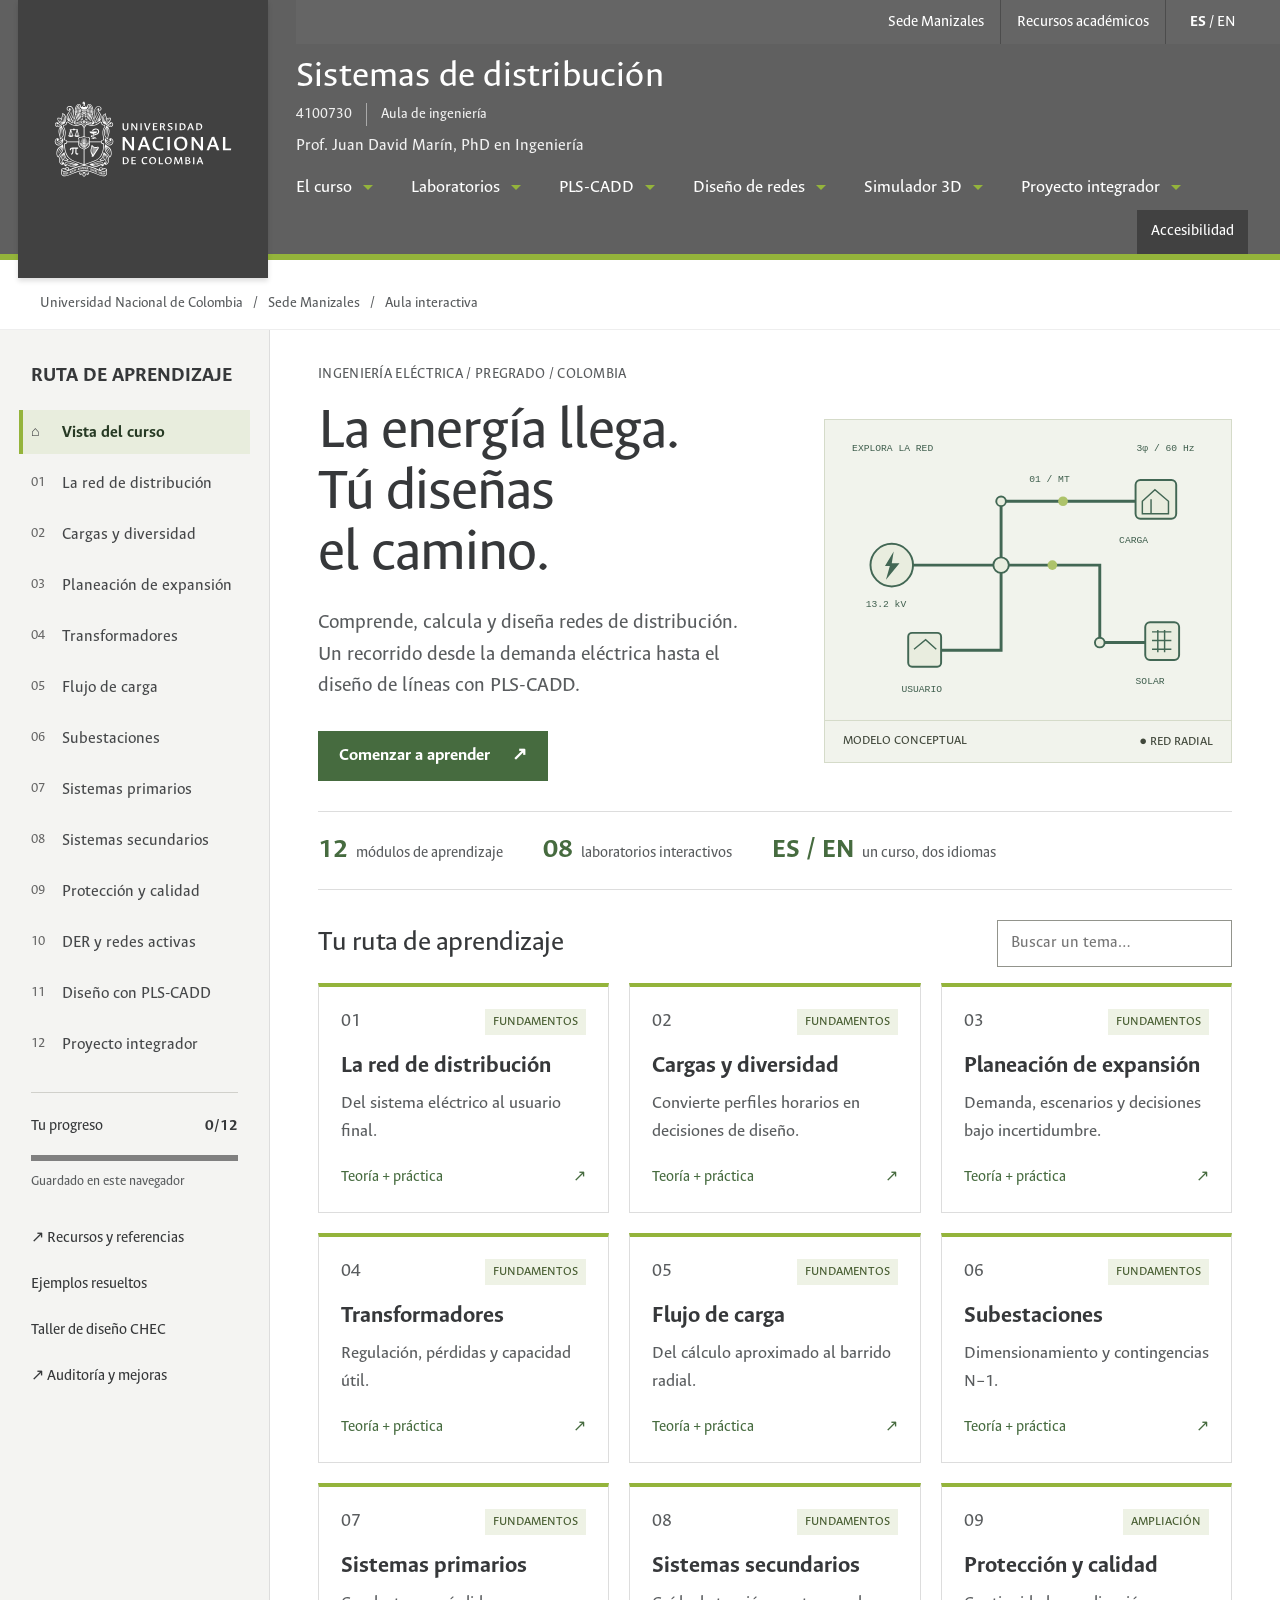
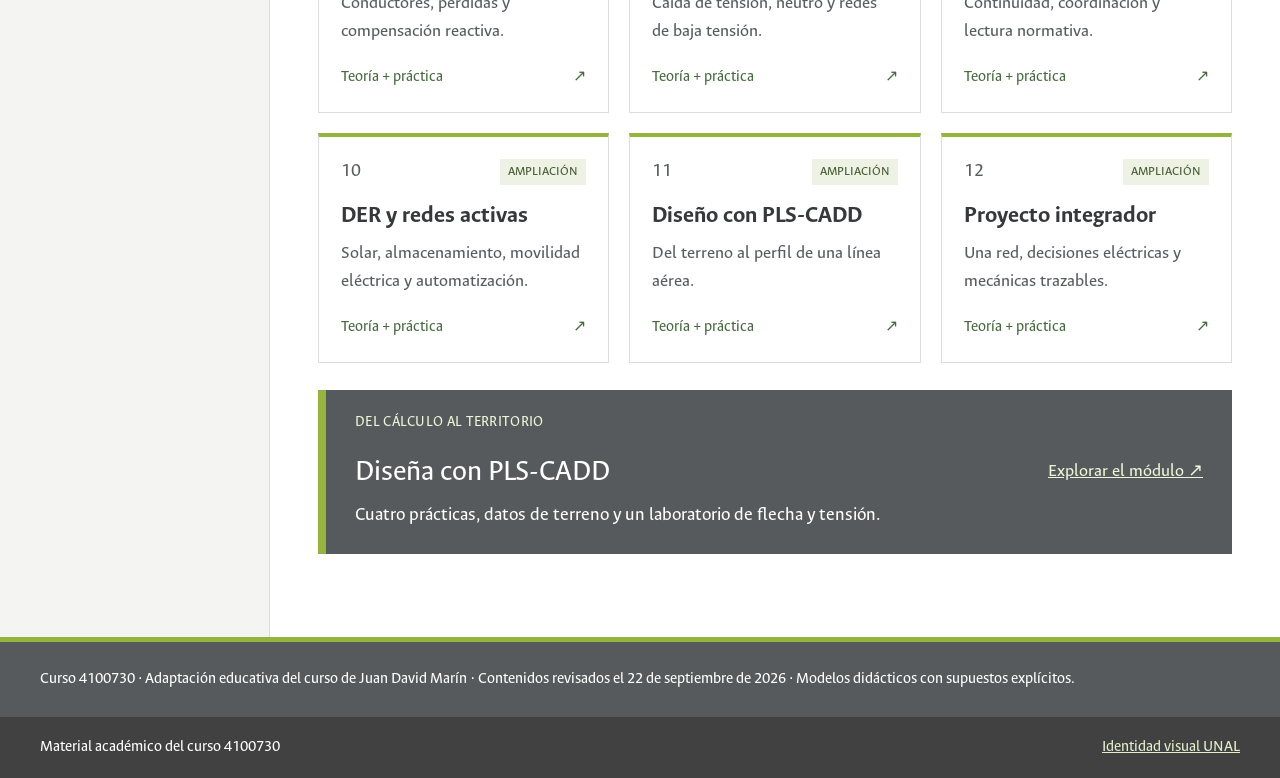
<file: index.html>
<!doctype html>
<html lang="es">
<head>
<meta charset="utf-8">
<meta name="viewport" content="width=device-width,initial-scale=1">
<meta name="description" content="Curso bilingüe de sistemas eléctricos de distribución: teoría, laboratorios y diseño con PLS-CADD.">
<title>Sistemas de distribución | Aula UNAL</title>
<link rel="icon" href="favicon.svg" type="image/svg+xml">
<link rel="preload" href="assets/unal/ancizar-sans-regular.woff" as="font" type="font/woff" crossorigin>
<link rel="stylesheet" href="style.css">
<link rel="stylesheet" href="unal-theme.css">
<link rel="stylesheet" href="lessons.css">
<script defer src="content.js"></script>
<script defer src="lessons.js"></script>
<script defer src="recovered-examples.js"></script>
<script defer src="lessons-ui.js"></script>
<script defer src="engine.js"></script>
<script defer src="app.js"></script>
<script defer src="unal-ui.js"></script>
</head>
<body>
<a class="skip" href="#main" id="skip">Saltar al contenido</a>
<header class="unal-header">
<a class="unal-logo" href="https://unal.edu.co/" aria-label="Universidad Nacional de Colombia"><img src="assets/unal/escudoUnal.svg" width="809" height="425" alt="Universidad Nacional de Colombia"></a>
<div class="unal-header-content">
<div class="unal-utility">
<a href="https://manizales.unal.edu.co/" data-es="Sede Manizales" data-en="Manizales campus">Sede Manizales</a>
<a href="#recursos" data-es="Recursos académicos" data-en="Learning resources">Recursos académicos</a>
<button id="lang" aria-label="Switch to English">ES <span>/ EN</span></button>
</div>
<a class="unal-course-title" href="#inicio" data-es="Sistemas de distribución" data-en="Power distribution systems">Sistemas de distribución</a>
<div class="unal-course-meta"><span>4100730</span><span id="brandSub">Aula de ingeniería</span></div>
<p class="unal-course-professor" data-es="Prof. Juan David Marín, PhD en Ingeniería" data-en="Prof. Juan David Marín, PhD in Engineering">Prof. Juan David Marín, PhD en Ingeniería</p>
<div class="unal-course-nav" aria-label="Curso">
<a href="#inicio" data-es="El curso" data-en="The course">El curso</a>
<a href="#cap2" data-es="Laboratorios" data-en="Laboratories">Laboratorios</a>
<a href="#cap11">PLS-CADD</a>
<a href="diseno.html" data-es="Diseño de redes" data-en="Network design">Diseño de redes</a>
<a href="simulador.html" data-es="Simulador 3D" data-en="3D simulator">Simulador 3D</a>
<a href="#cap12" data-es="Proyecto integrador" data-en="Integrated project">Proyecto integrador</a>
<button id="accessToggle" aria-expanded="false" aria-controls="accessPanel" data-es="Accesibilidad" data-en="Accessibility">Accesibilidad</button>
</div>
</div>
</header>
<section id="accessPanel" class="access-panel" hidden aria-label="Accesibilidad">
<span data-es="Ajustes de lectura" data-en="Reading settings">Ajustes de lectura</span>
<button id="fontMinus" aria-label="Reducir texto">A−</button>
<button id="fontPlus" aria-label="Aumentar texto">A+</button>
<button id="contrastToggle" aria-pressed="false" data-es="Alto contraste" data-en="High contrast">Alto contraste</button>
<button id="accessReset" data-es="Restablecer" data-en="Reset">Restablecer</button>
</section>
<div class="unal-location"><span>Universidad Nacional de Colombia</span><span>/</span><span data-es="Sede Manizales" data-en="Manizales campus">Sede Manizales</span><span>/</span><span data-es="Aula interactiva" data-en="Interactive classroom">Aula interactiva</span></div>
<div class="shell">
<aside>
<div class="side-label" id="pathLabel">Ruta de aprendizaje</div>
<nav id="nav" aria-label="Capítulos"></nav>
<div class="progress-card"><div class="progress-top"><span id="progressLabel">Tu progreso</span><strong id="progressCount">0/12</strong></div><progress id="progress" max="12" value="0"></progress><small id="localNote">Guardado en este navegador</small></div>
<a class="side-link" href="#recursos" id="resourcesLink">Recursos y referencias</a>
<a class="side-link" href="ejemplos.html" data-es="Ejemplos resueltos" data-en="Worked examples">Ejemplos resueltos</a>
<a class="side-link" href="diseno.html" data-es="Taller de diseño CHEC" data-en="CHEC design workshop">Taller de diseño CHEC</a>
<a class="side-link" href="#auditoria" id="auditLink">Auditoría y mejoras</a>
</aside>
<main id="main" tabindex="-1"></main>
</div>
<footer id="footer"></footer>
<div class="unal-credit"><span data-es="Material académico del curso 4100730" data-en="Academic material for course 4100730">Material académico del curso 4100730</span><a href="https://identidad.unal.edu.co/guia-identidad-visual/b-directrices-y-especificaciones/b1-elementos-de-identidad-visual/" data-es="Identidad visual UNAL" data-en="UNAL visual identity">Identidad visual UNAL</a></div>
<noscript>Activa JavaScript para usar los módulos y laboratorios. Enable JavaScript to use modules and labs.</noscript>
</body>
</html>
</file>
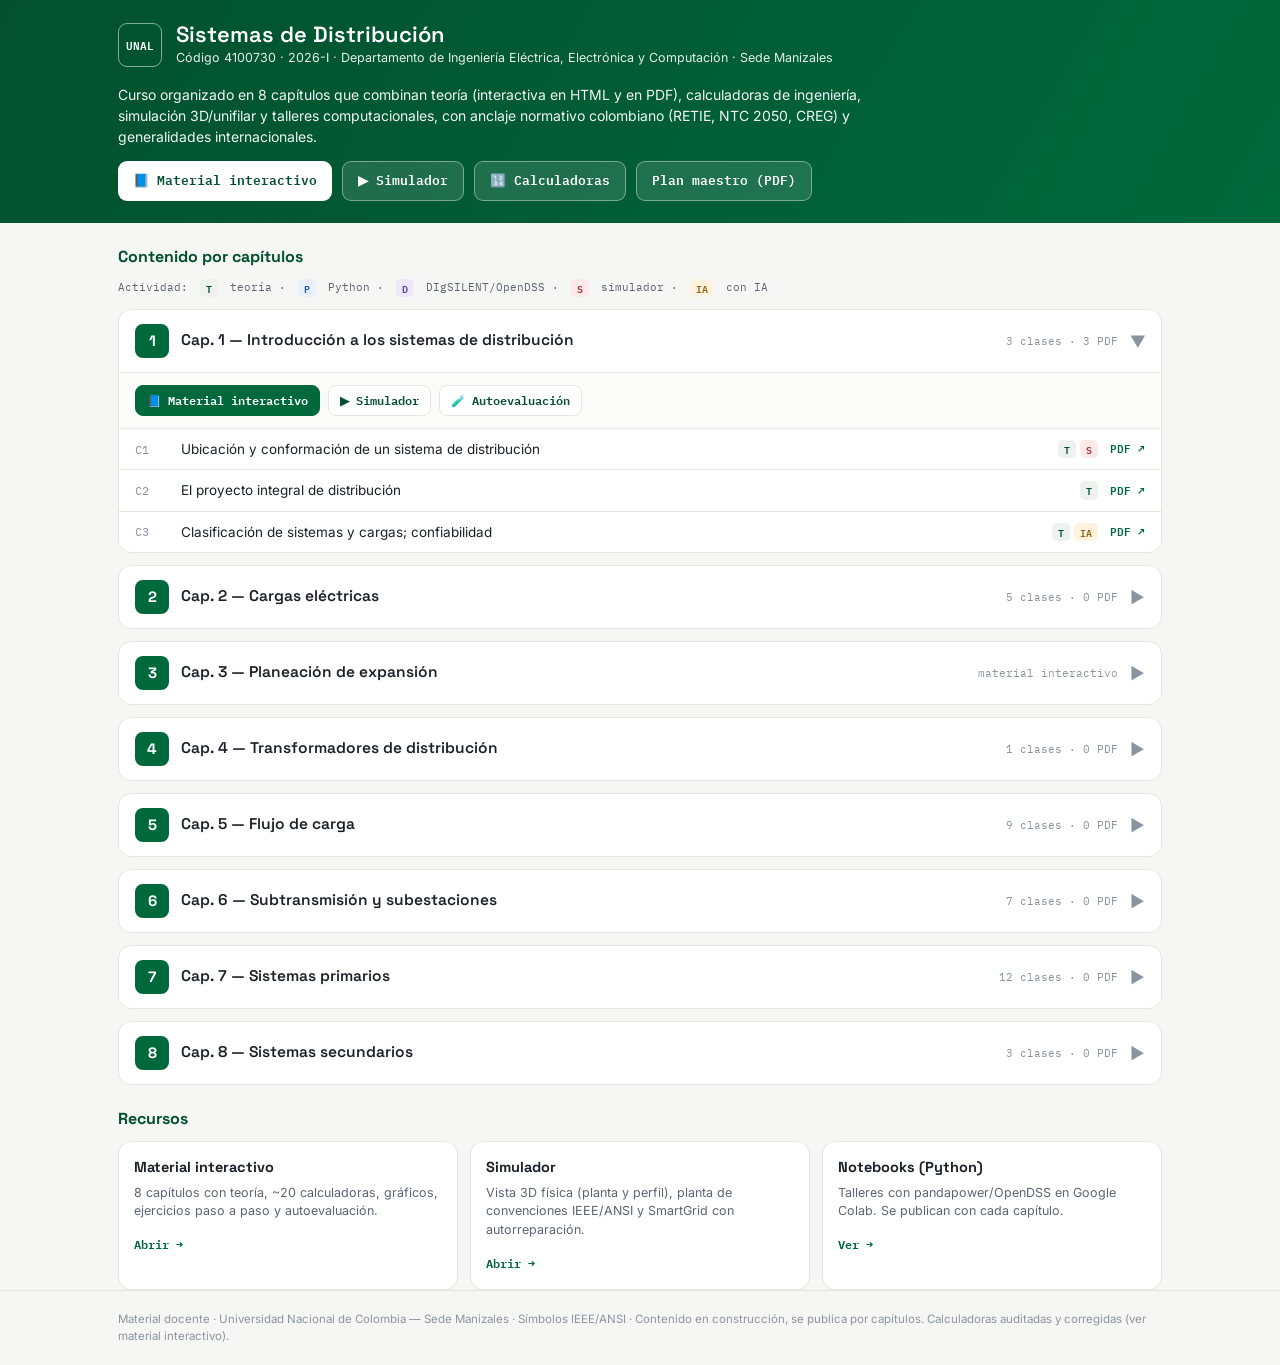
<file: archivo/index.html>
<!DOCTYPE html>
<html lang="es">
<head>
<meta charset="UTF-8">
<meta name="viewport" content="width=device-width, initial-scale=1.0">
<title>Sistemas de Distribución · 4100730 · UNAL Manizales</title>
<link rel="preconnect" href="https://fonts.googleapis.com">
<link href="https://fonts.googleapis.com/css2?family=Space+Grotesk:wght@500;600;700&family=Inter:wght@400;500;600&family=IBM+Plex+Mono:wght@400;500&display=swap" rel="stylesheet">
<style>
  :root{--unal:#00693C;--unal-d:#02502f;--ink:#1b2129;--dim:#5b6572;--mut:#8a94a1;--bg:#f6f7f4;--card:#fff;--line:#e4e7e1;--chip:#eef2ee}
  *{box-sizing:border-box;margin:0;padding:0}
  body{font-family:'Inter',system-ui,sans-serif;background:var(--bg);color:var(--ink);line-height:1.5}
  a{color:var(--unal);text-decoration:none}
  .wrap{max-width:1080px;margin:0 auto;padding:0 18px}
  header{background:linear-gradient(120deg,#02502f,#00693C);color:#fff;padding:22px 20px}
  .top{display:flex;align-items:center;gap:14px}
  .escudo{width:44px;height:44px;border-radius:9px;border:1.5px solid rgba(255,255,255,.5);display:flex;align-items:center;justify-content:center;font-family:'IBM Plex Mono';font-size:11px;font-weight:600}
  header h1{font-family:'Space Grotesk';font-size:22px;font-weight:600;line-height:1.15}
  header .sub{font-size:12.5px;opacity:.9;margin-top:2px}
  .hero{margin-top:16px;font-size:14px;max-width:780px;opacity:.95}
  .btns{margin-top:14px;display:flex;gap:10px;flex-wrap:wrap}
  .btn{display:inline-flex;align-items:center;gap:7px;font-family:'IBM Plex Mono';font-size:13px;background:#fff;color:var(--unal-d);border-radius:9px;padding:9px 15px;font-weight:600}
  .btn.ghost{background:rgba(255,255,255,.12);color:#fff;border:1px solid rgba(255,255,255,.4)}
  main{padding:24px 0 60px}
  h2.sec{font-family:'Space Grotesk';font-size:16px;color:var(--unal-d);margin:22px 0 10px}
  .legend{display:flex;gap:12px;flex-wrap:wrap;font-family:'IBM Plex Mono';font-size:11px;color:var(--dim);margin:2px 0 12px}
  .tag{font-family:'IBM Plex Mono';font-size:9.5px;font-weight:600;padding:2px 6px;border-radius:5px;background:var(--chip);color:var(--unal-d)}
  .tag.P{background:#e7f0fb;color:#245b93}.tag.D{background:#efe7fb;color:#5b3f9a}.tag.S{background:#fde9e9;color:#a5322f}.tag.IA{background:#fff2df;color:#95661b}
  .units{display:flex;flex-direction:column;gap:12px}
  .unit{background:var(--card);border:1px solid var(--line);border-radius:13px;overflow:hidden}
  .unit-h{display:flex;align-items:center;gap:12px;padding:14px 16px;cursor:pointer;user-select:none}
  .unit-h:hover{background:#fafbf9}
  .unum{flex:0 0 auto;width:34px;height:34px;border-radius:8px;background:var(--unal);color:#fff;display:flex;align-items:center;justify-content:center;font-family:'Space Grotesk';font-weight:700;font-size:15px}
  .unit-h h3{font-family:'Space Grotesk';font-size:15.5px;font-weight:600;flex:1 1 auto}
  .unit-h .meta{font-family:'IBM Plex Mono';font-size:11px;color:var(--mut)}
  .caret{transition:transform .2s;color:var(--mut)}
  .unit.open .caret{transform:rotate(90deg)}
  .body{display:none;border-top:1px solid var(--line)}
  .unit.open .body{display:block}
  .actions{display:flex;gap:8px;flex-wrap:wrap;padding:12px 16px;background:#fbfcfa;border-bottom:1px solid var(--line)}
  .chip{display:inline-flex;align-items:center;gap:6px;font-family:'IBM Plex Mono';font-size:11.5px;font-weight:600;padding:6px 11px;border-radius:8px;border:1px solid var(--line);background:#fff;color:var(--unal-d)}
  .chip:hover{border-color:var(--unal)}
  .chip.mat{background:var(--unal);color:#fff;border-color:var(--unal)}
  .note{padding:10px 16px;font-size:12px;color:var(--dim);border-bottom:1px solid var(--line);background:#fffdf6}
  .cl{display:flex;align-items:center;gap:12px;padding:10px 16px;border-bottom:1px solid var(--line);font-size:13.5px}
  .cl:last-child{border-bottom:0}
  .cl .cn{font-family:'IBM Plex Mono';font-size:11.5px;color:var(--mut);flex:0 0 34px}
  .cl .ct{flex:1 1 auto}
  .tags{display:flex;gap:4px;flex:0 0 auto}
  .st{flex:0 0 auto;font-family:'IBM Plex Mono';font-size:11px}
  .st a{font-weight:600}.st.soon{color:var(--mut)}
  .cards{display:grid;grid-template-columns:repeat(auto-fit,minmax(240px,1fr));gap:12px}
  .card{background:var(--card);border:1px solid var(--line);border-radius:13px;padding:15px}
  .card h4{font-family:'Space Grotesk';font-size:14.5px;margin-bottom:5px}
  .card p{font-size:12.5px;color:var(--dim);margin-bottom:10px}
  .card a.go{font-family:'IBM Plex Mono';font-size:12px;font-weight:600}
  footer{border-top:1px solid var(--line);padding:20px 0;color:var(--mut);font-size:11.5px}
</style>
</head>
<body>
<header><div class="wrap">
  <div class="top">
    <div class="escudo">UNAL</div>
    <div>
      <h1>Sistemas de Distribución</h1>
      <div class="sub">Código 4100730 · 2026-I · Departamento de Ingeniería Eléctrica, Electrónica y Computación · Sede Manizales</div>
    </div>
  </div>
  <p class="hero">Curso organizado en 8 capítulos que combinan teoría (interactiva en HTML y en PDF), calculadoras de ingeniería, simulación 3D/unifilar y talleres computacionales, con anclaje normativo colombiano (RETIE, NTC 2050, CREG) y generalidades internacionales.</p>
  <div class="btns">
    <a class="btn" href="material-interactivo.html">📘 Material interactivo</a>
    <a class="btn ghost" href="simulador.html">▶ Simulador</a>
    <a class="btn ghost" href="material-interactivo.html#factores">🔢 Calculadoras</a>
    <a class="btn ghost" href="plan-maestro-4100730.pdf">Plan maestro (PDF)</a>
  </div>
</div></header>

<main class="wrap">
  <h2 class="sec">Contenido por capítulos</h2>
  <div class="legend">
    Actividad: <span class="tag">T</span> teoría · <span class="tag P">P</span> Python · <span class="tag D">D</span> DIgSILENT/OpenDSS · <span class="tag S">S</span> simulador · <span class="tag IA">IA</span> con IA
  </div>
  <div class="units" id="units"></div>

  <h2 class="sec">Recursos</h2>
  <div class="cards">
    <div class="card"><h4>Material interactivo</h4><p>8 capítulos con teoría, ~20 calculadoras, gráficos, ejercicios paso a paso y autoevaluación.</p><a class="go" href="material-interactivo.html">Abrir →</a></div>
    <div class="card"><h4>Simulador</h4><p>Vista 3D física (planta y perfil), planta de convenciones IEEE/ANSI y SmartGrid con autorreparación.</p><a class="go" href="simulador.html">Abrir →</a></div>
    <div class="card"><h4>Notebooks (Python)</h4><p>Talleres con pandapower/OpenDSS en Google Colab. Se publican con cada capítulo.</p><a class="go" href="notebooks/">Ver →</a></div>
  </div>
</main>

<footer><div class="wrap">Material docente · Universidad Nacional de Colombia — Sede Manizales · Símbolos IEEE/ANSI · Contenido en construcción, se publica por capítulos. Calculadoras auditadas y corregidas (ver material interactivo).</div></footer>

<script>
const CLASSES={
 1:{t:'Ubicación y conformación de un sistema de distribución',tags:['T','S'],pdf:'clases/clase-01.pdf'},
 2:{t:'El proyecto integral de distribución',tags:['T'],pdf:'clases/clase-02.pdf'},
 3:{t:'Clasificación de sistemas y cargas; confiabilidad',tags:['T','IA'],pdf:'clases/clase-03.pdf'},
 4:{t:'Densidad de carga y demanda',tags:['T']},
 5:{t:'Curvas de carga (diaria, anual, de duración)',tags:['P']},
 6:{t:'Factores de demanda, utilización, diversidad, contribución',tags:['T']},
 7:{t:'Curvas de diversidad y demanda máxima diversificada',tags:['T']},
 8:{t:'Pérdidas y relación factor de pérdidas–factor de carga',tags:['P','IA']},
 9:{t:'Materiales y tipos de conductores',tags:['T']},
 10:{t:'Resistencia de conductores',tags:['T']},
 11:{t:'Inductancia y reactancia inductiva',tags:['T','S']},
 12:{t:'Capacitancia y clasificación de líneas por longitud',tags:['P']},
 13:{t:'Impedancias de secuencia positiva y cero',tags:['T']},
 14:{t:'Regulación con condiciones de recepción',tags:['T']},
 15:{t:'Regulación con condiciones de envío; factores de distribución',tags:['T']},
 16:{t:'Límites de regulación y cálculo de redes CC',tags:['T']},
 17:{t:'Taller de flujo de carga (pandapower + PowerFactory)',tags:['P','D']},
 18:{t:'Pérdidas en líneas con carga concentrada y distribuida',tags:['T']},
 19:{t:'Niveles normalizados de pérdidas y bases económicas',tags:['T']},
 20:{t:'Modelamiento para análisis de pérdidas',tags:['P']},
 21:{t:'Selección del calibre económico',tags:['T','IA']},
 22:{t:'Pérdidas en transformadores; gestión de redes',tags:['T','S']},
 23:{t:'Límites térmicos en conductores y cables',tags:['T']},
 24:{t:'Pérdidas en pantallas; cobre vs aluminio',tags:['T']},
 25:{t:'Sobrecargas, cortocircuitos y tensiones inducidas',tags:['D']},
 26:{t:'Redes primarias aéreas: generalidades y ruta',tags:['T']},
 27:{t:'Cálculos de regulación y pérdidas',tags:['T','P']},
 28:{t:'Normas técnicas, estructuras y materiales',tags:['S']},
 29:{t:'Ejemplos de cálculo (caso integrador)',tags:['T','IA']},
 30:{t:'Subterráneas: generalidades; ductos, bandejas, enterrados',tags:['S']},
 31:{t:'Radios de curvatura, instalación, aislamientos y cubiertas',tags:['T']},
 32:{t:'Metodología de pérdidas y normas de construcción',tags:['T','P']},
 33:{t:'Mantenimiento y localización de fallas',tags:['T','S']},
 34:{t:'Secundarias: generalidades y diseño',tags:['T']},
 35:{t:'Cálculo de calibres y diseño',tags:['T','P']},
 36:{t:'Normas técnicas y materiales',tags:['T']},
 37:{t:'Subestaciones: definiciones y tipos',tags:['S']},
 38:{t:'Celdas y componentes básicos',tags:['T','S']},
 39:{t:'Plantas de emergencia y componentes',tags:['T']},
 40:{t:'Mallas de tierra',tags:['T','P']}
};
const CH=[
 {n:1,t:'Introducción a los sistemas de distribución',mat:'cap1',sim:1,quiz:1,cl:[1,2,3]},
 {n:2,t:'Cargas eléctricas',mat:'cap2',calc:1,quiz:1,cl:[4,5,6,7,8]},
 {n:3,t:'Planeación de expansión',mat:'cap3',calc:1,cl:[],note:'Teoría y calculadoras de crecimiento en el material interactivo. Clases LaTeX en preparación; ver también C2 (proyecto integral).'},
 {n:4,t:'Transformadores de distribución',mat:'cap4',calc:1,cl:[22]},
 {n:5,t:'Flujo de carga',mat:'cap5',calc:1,cl:[9,10,11,12,13,14,15,16,17],note:'Incluye los parámetros de línea (C9–C12) como base del cálculo de flujo y regulación.'},
 {n:6,t:'Subtransmisión y subestaciones',mat:'cap6',sim:1,calc:1,cl:[23,24,25,37,38,39,40]},
 {n:7,t:'Sistemas primarios',mat:'cap7',sim:1,calc:1,cl:[18,19,20,21,26,27,28,29,30,31,32,33],note:'Reúne pérdidas y calibre económico (C18–C21), redes primarias aéreas (C26–C29) y subterráneas (C30–C33).'},
 {n:8,t:'Sistemas secundarios',mat:'cap8',sim:1,calc:1,cl:[34,35,36]}
];
const cont=document.getElementById('units');
CH.forEach((c,i)=>{
  const done=c.cl.filter(n=>CLASSES[n].pdf).length;
  const acts=['<a class="chip mat" href="material-interactivo.html#'+c.mat+'">📘 Material interactivo</a>'];
  if(c.calc)acts.push('<a class="chip" href="material-interactivo.html#factores">🔢 Calculadoras</a>');
  if(c.sim)acts.push('<a class="chip" href="simulador.html">▶ Simulador</a>');
  if(c.quiz)acts.push('<a class="chip" href="material-interactivo.html#quiz">🧪 Autoevaluación</a>');
  const div=document.createElement('div');div.className='unit'+(i===0?' open':'');
  div.innerHTML='<div class="unit-h"><div class="unum">'+c.n+'</div><h3>Cap. '+c.n+' — '+c.t+'</h3>'+
    '<span class="meta">'+(c.cl.length? c.cl.length+' clases · '+done+' PDF':'material interactivo')+'</span><span class="caret">▶</span></div>'+
    '<div class="body"><div class="actions">'+acts.join('')+'</div>'+
    (c.note?'<div class="note">'+c.note+'</div>':'')+
    c.cl.map(n=>{const k=CLASSES[n];return '<div class="cl"><span class="cn">C'+n+'</span><span class="ct">'+k.t+'</span>'+
      '<span class="tags">'+k.tags.map(t=>'<span class="tag '+t+'">'+t+'</span>').join('')+'</span>'+
      (k.pdf?'<span class="st"><a href="'+k.pdf+'">PDF ↗</a></span>':'<span class="st soon">Próximamente</span>')+'</div>';}).join('')+
    '</div>';
  div.querySelector('.unit-h').addEventListener('click',()=>div.classList.toggle('open'));
  cont.appendChild(div);
});
</script>
</body>
</html>
</file>
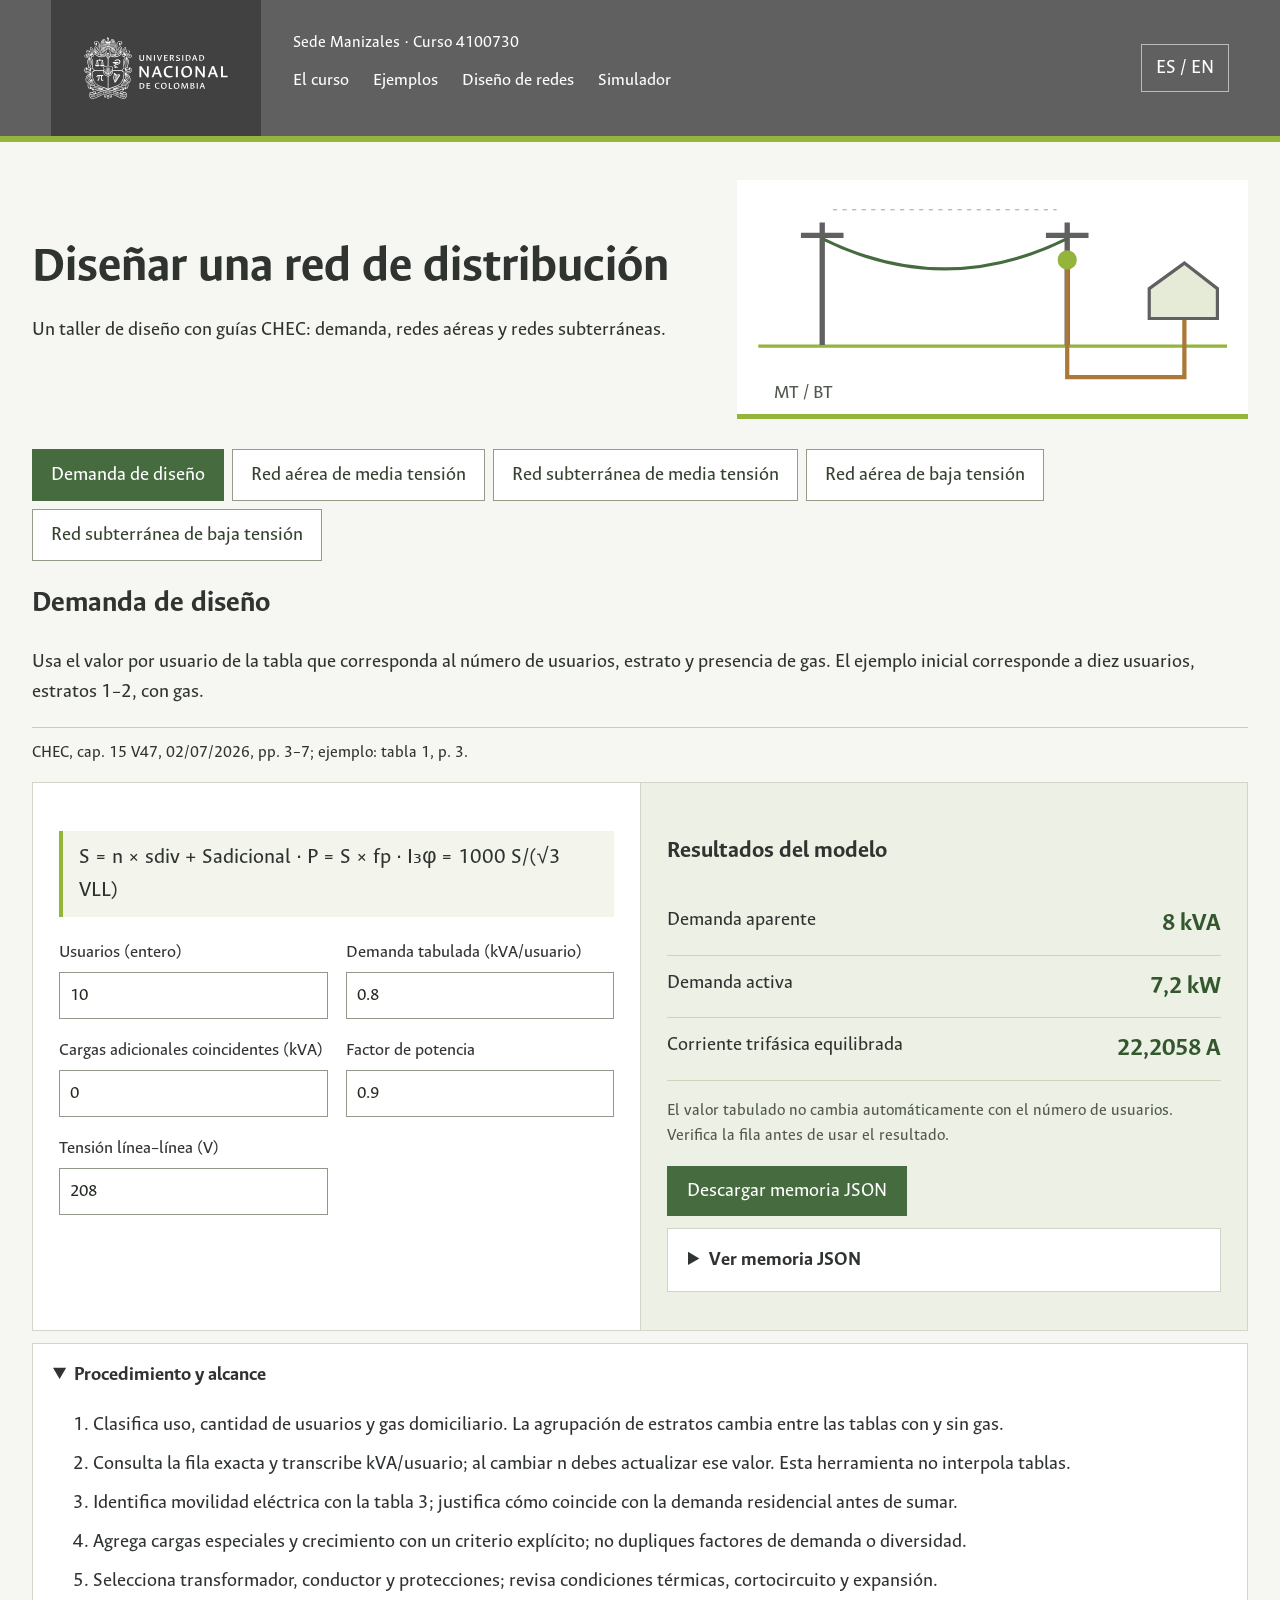
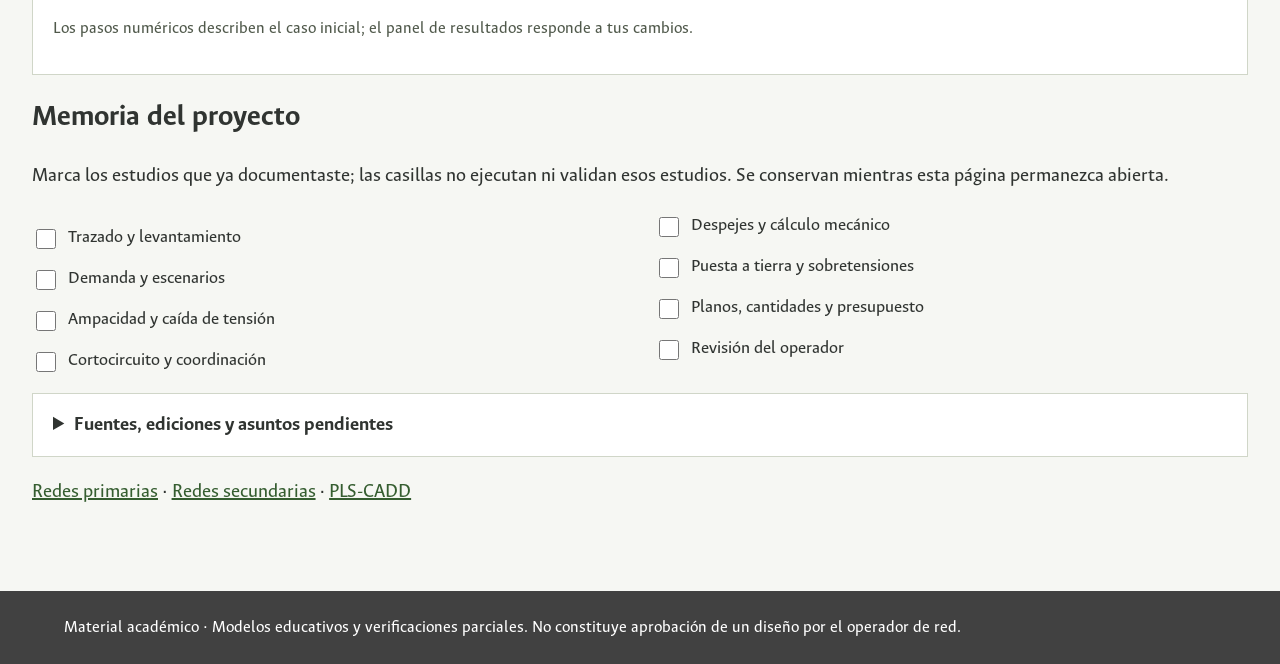
<file: diseno.html>
<!doctype html>
<html lang="es"><head><meta charset="utf-8"><meta name="viewport" content="width=device-width,initial-scale=1"><title>Aula UNAL</title><link rel="icon" href="favicon.svg"><link rel="stylesheet" href="workspace.css"><script defer src="design-engine.js"></script><script defer src="workspace-data.js"></script><script defer src="workspace.js"></script></head><body data-page="design"><a class="skip" href="#main">Saltar al contenido / Skip to content</a><header class="ws-header" id="header"></header><main class="workspace" id="main"></main><footer></footer><noscript>Activa JavaScript para usar este taller. Enable JavaScript to use this workshop.</noscript></body></html>
</file>
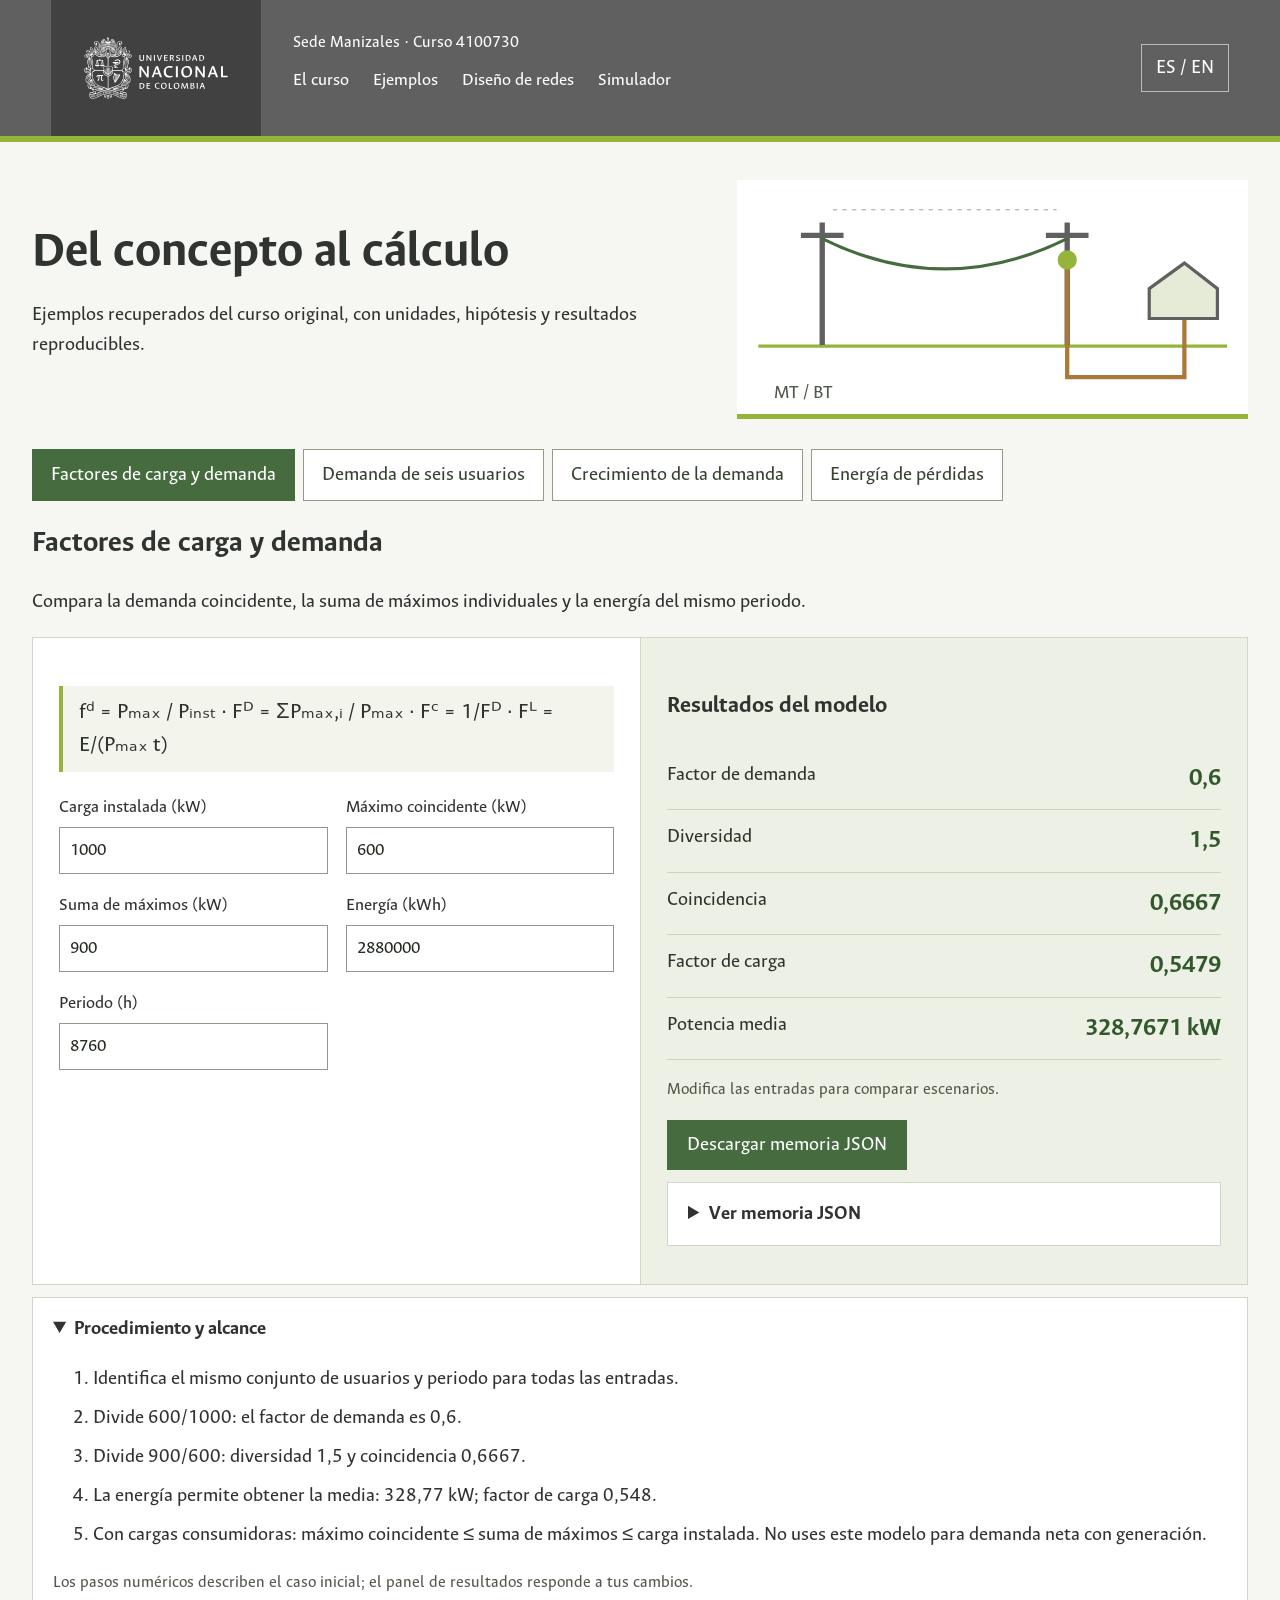
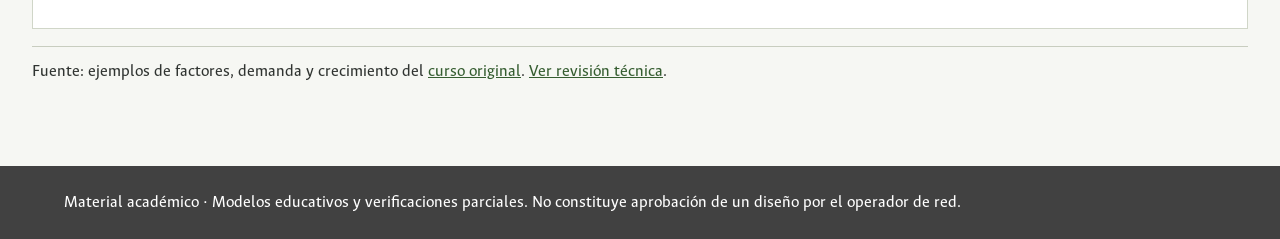
<file: ejemplos.html>
<!doctype html>
<html lang="es"><head><meta charset="utf-8"><meta name="viewport" content="width=device-width,initial-scale=1"><title>Aula UNAL</title><link rel="icon" href="favicon.svg"><link rel="stylesheet" href="workspace.css"><script defer src="design-engine.js"></script><script defer src="workspace-data.js"></script><script defer src="workspace.js"></script></head><body data-page="examples"><a class="skip" href="#main">Saltar al contenido / Skip to content</a><header class="ws-header" id="header"></header><main class="workspace" id="main"></main><footer></footer><noscript>Activa JavaScript para usar este taller. Enable JavaScript to use this workshop.</noscript></body></html>
</file>
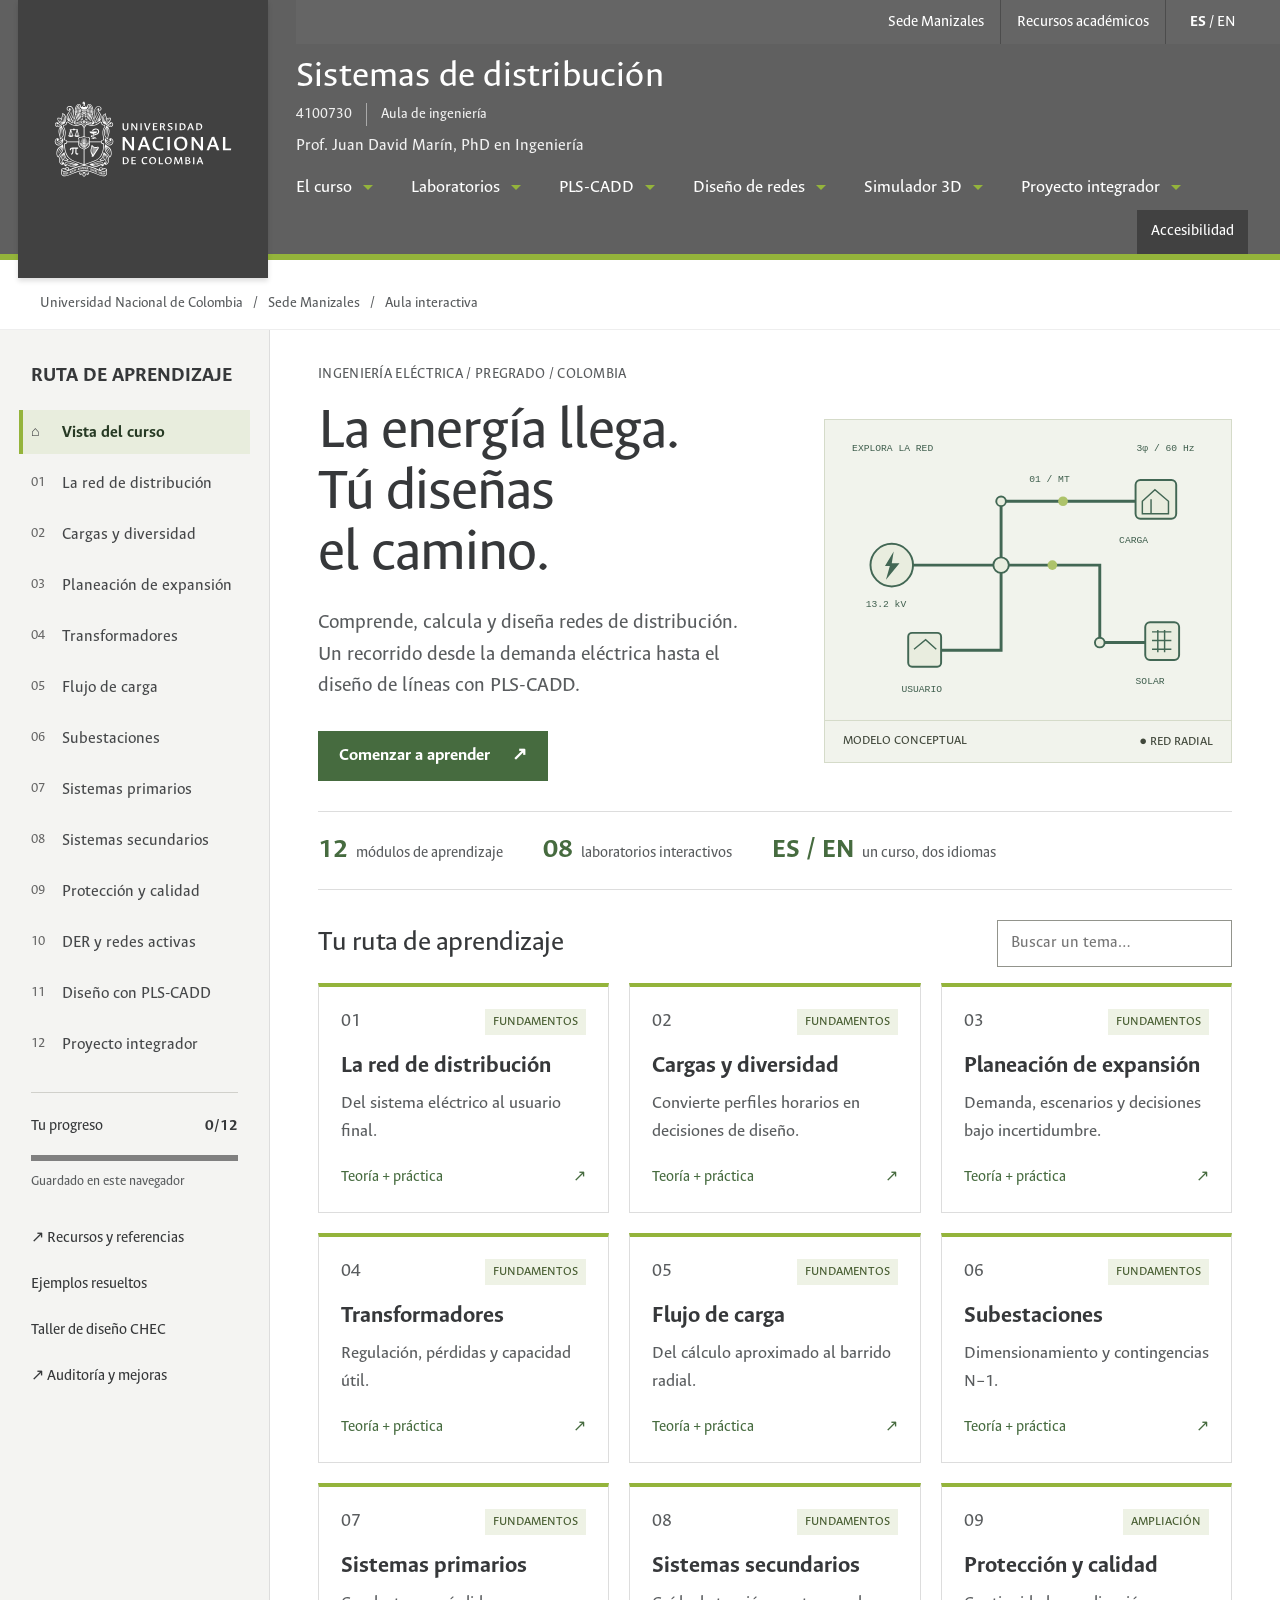
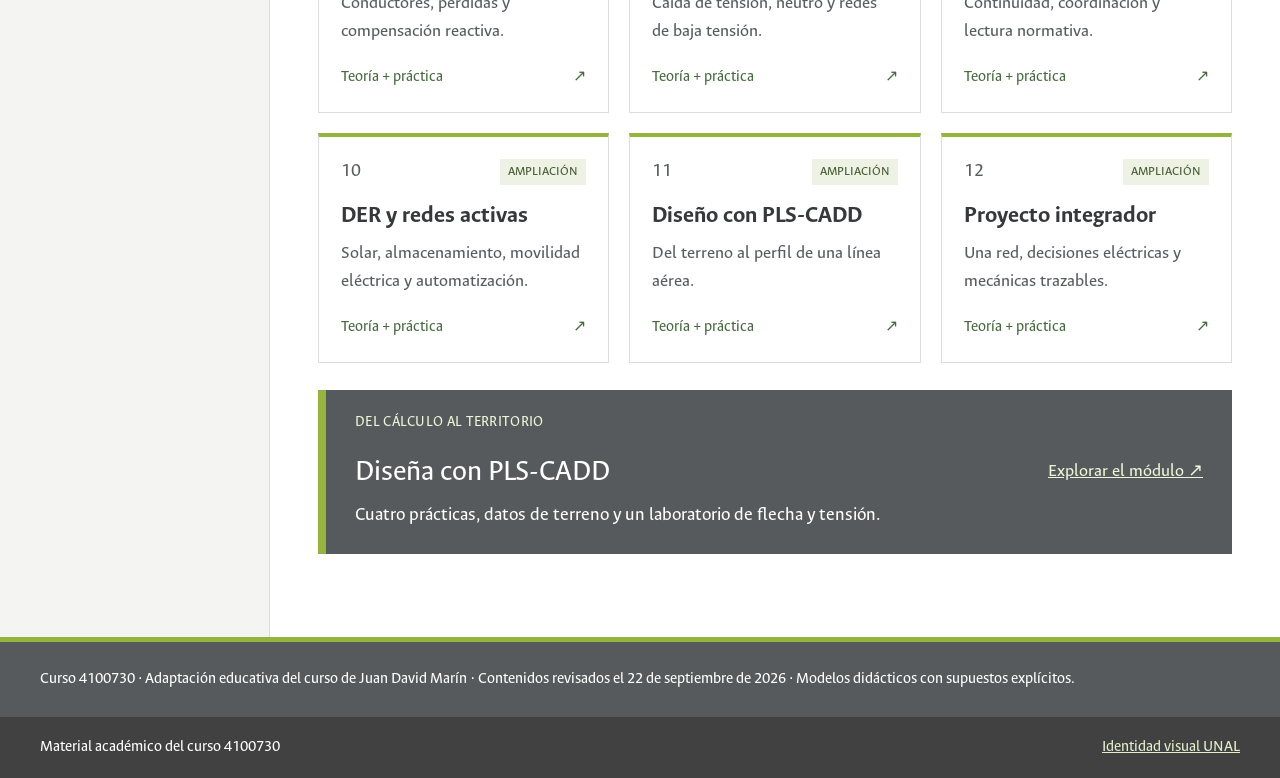
<file: material-interactivo.html>
<!doctype html><html lang="es"><head><meta charset="utf-8"><title>Material interactivo</title></head><body><p><a id="destination" href="index.html">Abrir curso / Open course</a></p><script>const target='index.html'+location.hash;document.getElementById('destination').href=target;location.replace(target);</script></body></html>
</file>
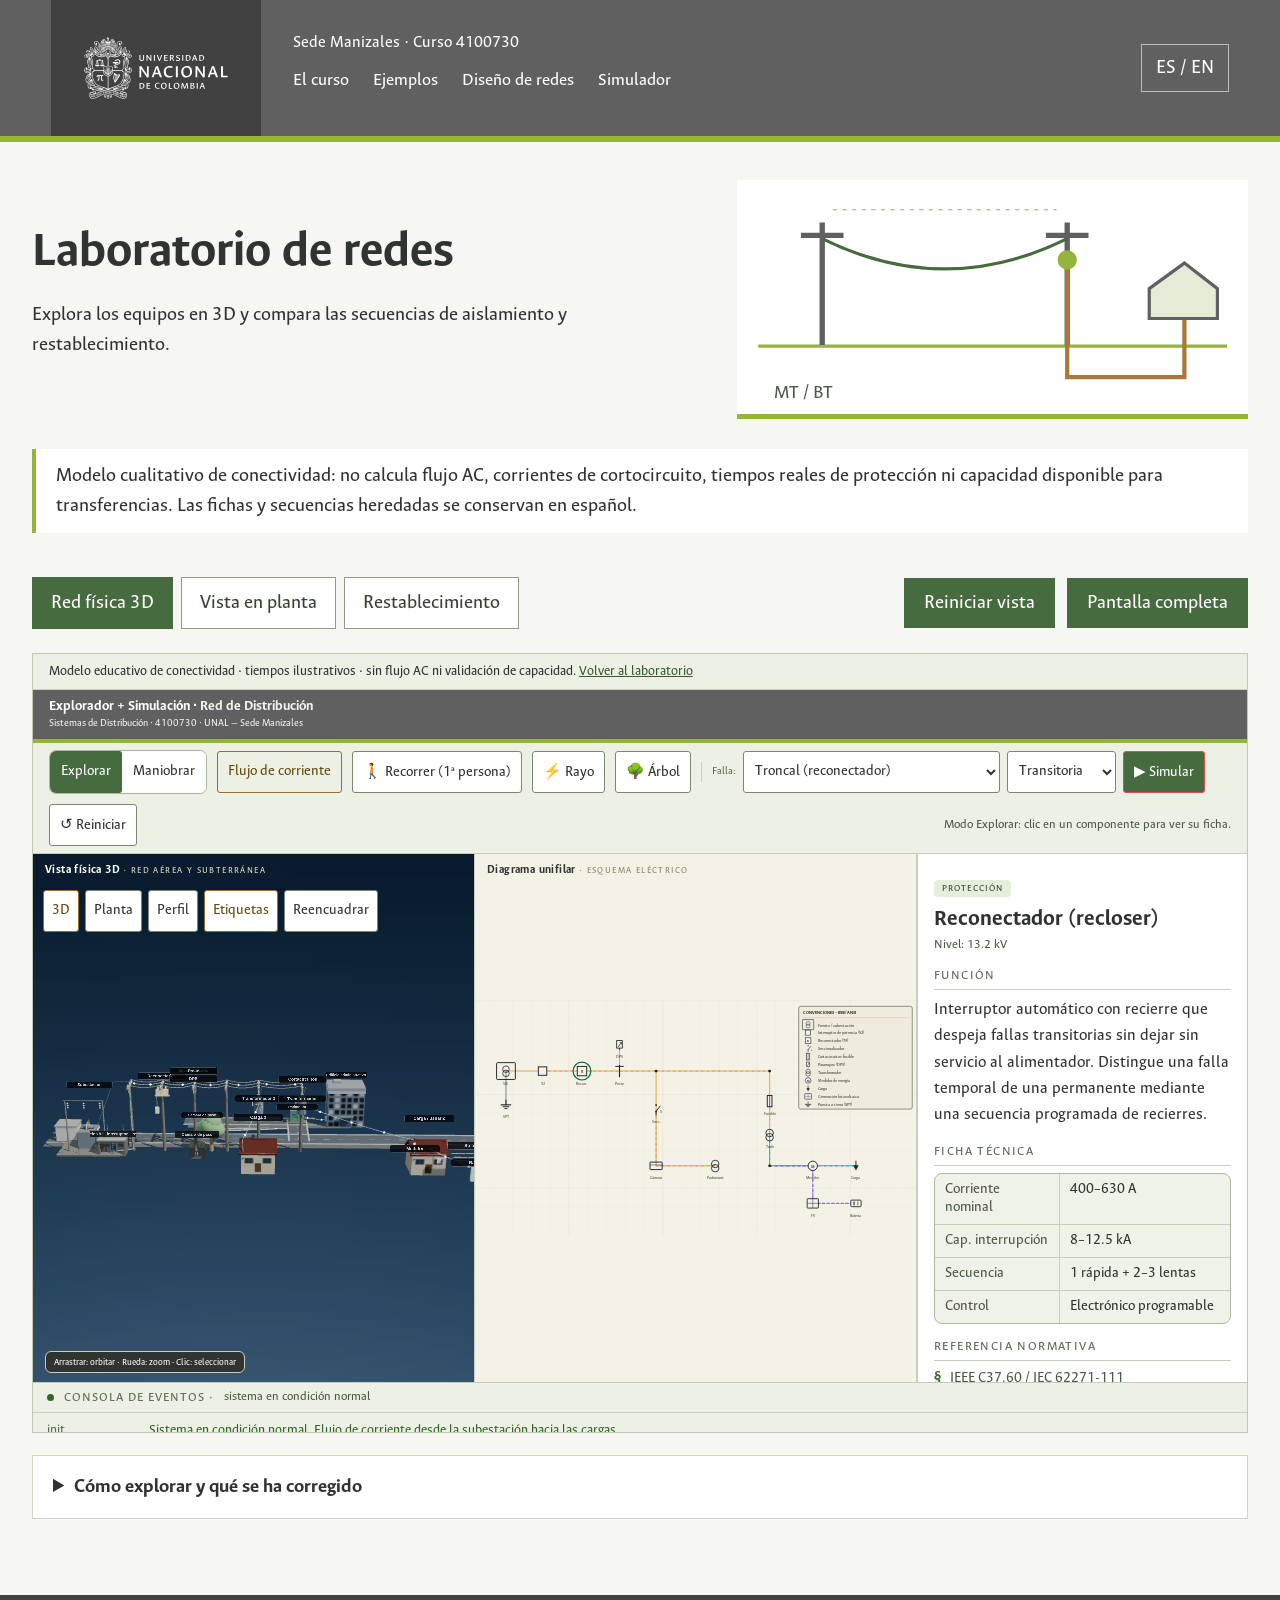
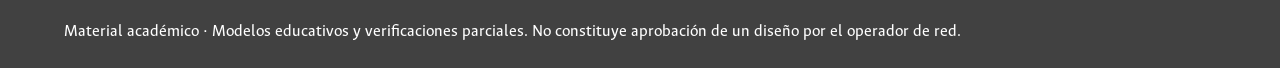
<file: simulador.html>
<!doctype html>
<html lang="es"><head><meta charset="utf-8"><meta name="viewport" content="width=device-width,initial-scale=1"><title>Aula UNAL</title><link rel="icon" href="favicon.svg"><link rel="stylesheet" href="workspace.css"><script defer src="design-engine.js"></script><script defer src="workspace-data.js"></script><script defer src="workspace.js"></script></head><body data-page="simulator"><a class="skip" href="#main">Saltar al contenido / Skip to content</a><header class="ws-header" id="header"></header><main class="workspace" id="main"></main><footer></footer><noscript>Activa JavaScript para usar este taller. Enable JavaScript to use this workshop.</noscript></body></html>
</file>
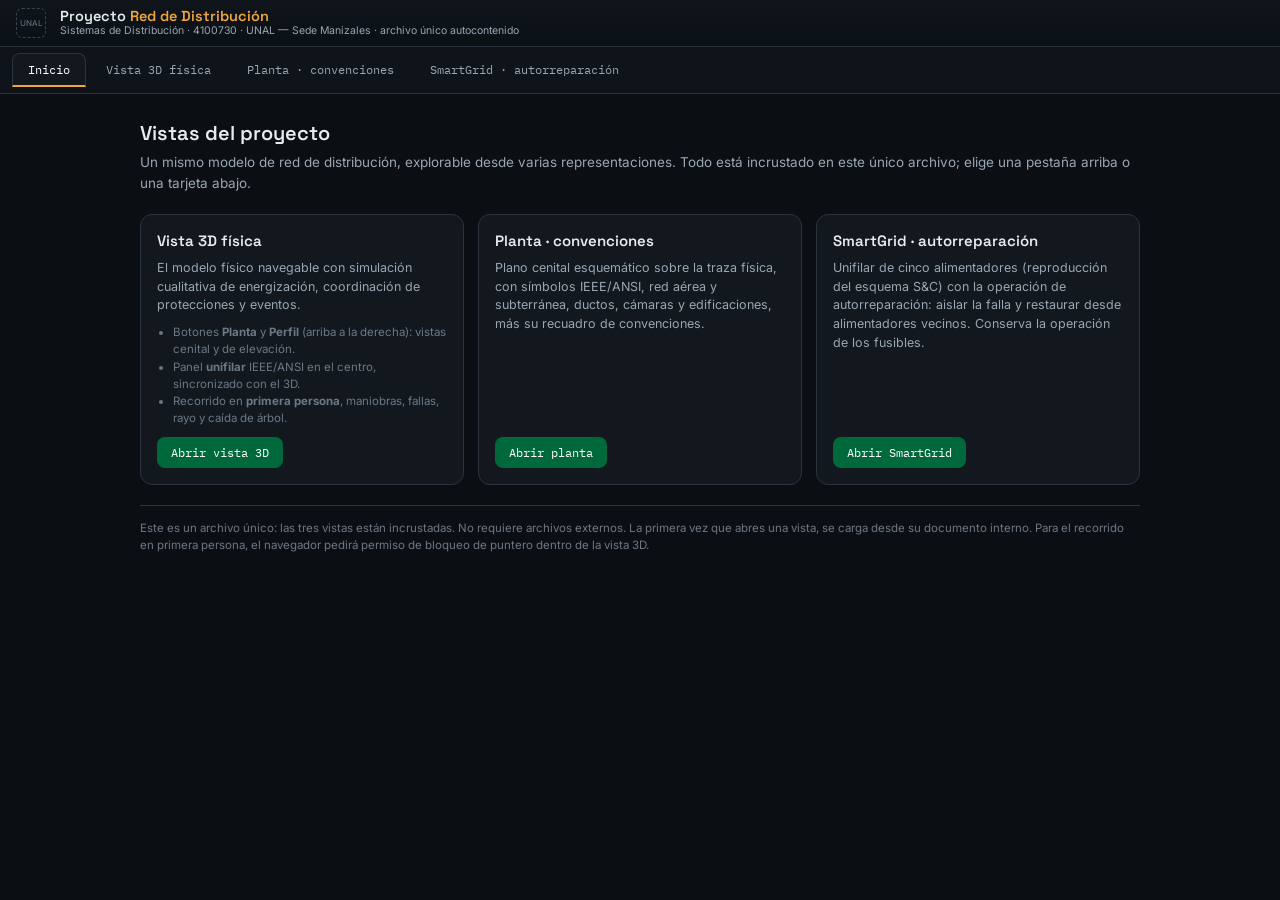
<file: archivo/simulador.html>
<!DOCTYPE html>
<html lang="es">
<head>
<meta charset="UTF-8">
<meta name="viewport" content="width=device-width, initial-scale=1.0">
<title>Proyecto Red de Distribución · 4100730 · UNAL</title>
<link rel="preconnect" href="https://fonts.googleapis.com">
<link href="https://fonts.googleapis.com/css2?family=Space+Grotesk:wght@500;600;700&family=Inter:wght@400;500;600&family=IBM+Plex+Mono:wght@400;500&display=swap" rel="stylesheet">
<style>
  :root{--ink:#0b0f13;--panel:#12181e;--line:#2a333e;--line2:#39434f;--text:#E7ECF1;--dim:#9AA6B2;--mut:#6C7885;--unal:#00693C;--accent:#F2A63B}
  *{box-sizing:border-box;margin:0;padding:0}
  html,body{height:100%}
  body{font-family:'Inter',system-ui,sans-serif;background:var(--ink);color:var(--text);overflow:hidden}
  .app{display:flex;flex-direction:column;height:100vh;height:100dvh}
  header{display:flex;align-items:center;gap:14px;padding:8px 16px;background:linear-gradient(180deg,#0f151b,#0b1015);border-bottom:1px solid var(--line);flex:0 0 auto}
  .escudo{width:30px;height:30px;border-radius:6px;border:1px dashed var(--line2);display:flex;align-items:center;justify-content:center;color:var(--mut);font-size:8px}
  .brand h1{font-family:'Space Grotesk';font-size:14.5px;font-weight:600;line-height:1.1}
  .brand .sub{font-size:10.5px;color:var(--dim)}
  .brand .accent{color:var(--accent)}
  nav{display:flex;gap:4px;padding:6px 12px;background:#0e141a;border-bottom:1px solid var(--line);flex:0 0 auto;flex-wrap:wrap}
  nav button{font-family:'IBM Plex Mono';font-size:12px;color:var(--dim);background:transparent;border:1px solid transparent;border-radius:8px 8px 0 0;padding:8px 15px;cursor:pointer;border-bottom:2px solid transparent}
  nav button:hover{color:var(--text)}
  nav button[aria-selected="true"]{color:#fff;background:var(--panel);border-color:var(--line);border-bottom-color:var(--accent)}
  .stage{flex:1 1 auto;min-height:0;position:relative;background:var(--ink)}
  .view{position:absolute;inset:0;display:none}
  .view.active{display:block}
  iframe{width:100%;height:100%;border:0;display:block;background:var(--ink)}
  .home{position:absolute;inset:0;overflow-y:auto;padding:26px 22px}
  .home-in{max-width:1000px;margin:0 auto}
  .home h2{font-family:'Space Grotesk';font-size:20px;font-weight:600;margin-bottom:6px}
  .home p.lead{color:var(--dim);font-size:13.5px;line-height:1.55;margin-bottom:20px}
  .cards{display:grid;grid-template-columns:repeat(auto-fit,minmax(260px,1fr));gap:14px}
  .card{background:var(--panel);border:1px solid var(--line);border-radius:12px;padding:16px;display:flex;flex-direction:column;gap:9px}
  .card h3{font-family:'Space Grotesk';font-size:15px;font-weight:600}
  .card p{font-size:12.5px;color:var(--dim);line-height:1.5;flex:1 1 auto}
  .card ul{margin:0 0 0 16px;font-size:11.5px;color:var(--mut);line-height:1.5}
  .card button{align-self:flex-start;font-family:'IBM Plex Mono';font-size:12px;background:var(--unal);color:#fff;border:0;border-radius:8px;padding:8px 14px;cursor:pointer}
  .note{margin-top:20px;font-size:11.5px;color:var(--mut);line-height:1.55;border-top:1px solid var(--line);padding-top:14px}
  .spin{position:absolute;inset:0;display:flex;align-items:center;justify-content:center;color:var(--mut);font-family:'IBM Plex Mono';font-size:12px}
</style>
</head>
<body>
<div class="app">
  <header>
    <div class="escudo">UNAL</div>
    <div class="brand">
      <h1>Proyecto <span class="accent">Red de Distribución</span></h1>
      <div class="sub">Sistemas de Distribución · 4100730 · UNAL — Sede Manizales · archivo único autocontenido</div>
    </div>
  </header>

  <nav id="tabs" role="tablist">
    <button role="tab" data-view="home" aria-selected="true">Inicio</button>
    <button role="tab" data-view="fisico" aria-selected="false">Vista 3D física</button>
    <button role="tab" data-view="planta" aria-selected="false">Planta · convenciones</button>
    <button role="tab" data-view="smart" aria-selected="false">SmartGrid · autorreparación</button>
  </nav>

  <div class="stage">
    <div class="view active" id="v-home">
      <div class="home"><div class="home-in">
        <h2>Vistas del proyecto</h2>
        <p class="lead">Un mismo modelo de red de distribución, explorable desde varias representaciones. Todo está incrustado en este único archivo; elige una pestaña arriba o una tarjeta abajo.</p>
        <div class="cards">
          <div class="card">
            <h3>Vista 3D física</h3>
            <p>El modelo físico navegable con simulación cualitativa de energización, coordinación de protecciones y eventos.</p>
            <ul>
              <li>Botones <b>Planta</b> y <b>Perfil</b> (arriba a la derecha): vistas cenital y de elevación.</li>
              <li>Panel <b>unifilar</b> IEEE/ANSI en el centro, sincronizado con el 3D.</li>
              <li>Recorrido en <b>primera persona</b>, maniobras, fallas, rayo y caída de árbol.</li>
            </ul>
            <button data-go="fisico">Abrir vista 3D</button>
          </div>
          <div class="card">
            <h3>Planta · convenciones</h3>
            <p>Plano cenital esquemático sobre la traza física, con símbolos IEEE/ANSI, red aérea y subterránea, ductos, cámaras y edificaciones, más su recuadro de convenciones.</p>
            <button data-go="planta">Abrir planta</button>
          </div>
          <div class="card">
            <h3>SmartGrid · autorreparación</h3>
            <p>Unifilar de cinco alimentadores (reproducción del esquema S&amp;C) con la operación de autorreparación: aislar la falla y restaurar desde alimentadores vecinos. Conserva la operación de los fusibles.</p>
            <button data-go="smart">Abrir SmartGrid</button>
          </div>
        </div>
        <div class="note">
          Este es un archivo único: las tres vistas están incrustadas. No requiere archivos externos. La primera vez que abres una vista, se carga desde su documento interno. Para el recorrido en primera persona, el navegador pedirá permiso de bloqueo de puntero dentro de la vista 3D.
        </div>
      </div></div>
    </div>
    <div class="view" id="v-fisico"><div class="spin" data-spin>Cargando vista 3D…</div></div>
    <div class="view" id="v-planta"><div class="spin" data-spin>Cargando planta…</div></div>
    <div class="view" id="v-smart"><div class="spin" data-spin>Cargando SmartGrid…</div></div>
  </div>
</div>

<script type="text/html" id="doc-fisico"><!DOCTYPE html>
<html lang="es">
<head>
<meta charset="UTF-8">
<meta name="viewport" content="width=device-width, initial-scale=1.0">
<title>Explorador + Simulación · Red de Distribución · 4100730 · UNAL</title>
<link rel="preconnect" href="https://fonts.googleapis.com">
<link rel="preconnect" href="https://fonts.gstatic.com" crossorigin>
<link href="https://fonts.googleapis.com/css2?family=Space+Grotesk:wght@400;500;600;700&family=Inter:wght@400;500;600&family=IBM+Plex+Mono:wght@400;500;600&display=swap" rel="stylesheet">
<script src="https://cdnjs.cloudflare.com/ajax/libs/three.js/r128/three.min.js"><\/script>
<style>
  :root{
    --unal:#00693C;            /* verde UNAL aproximado (editable) [verificar hex oficial] */
    --ink:#0E1116; --panel:#141A20; --panel-2:#1B222B;
    --line:#2A333E; --line-2:#39434F;
    --text:#E7ECF1; --text-dim:#9AA6B2; --text-mut:#6C7885;
    --paper:#F4F1E6; --paper-grid:#DED9C6; --paper-ink:#1B2129;
    --mt:#F2A63B; --bt:#25B4C8; --der:#8B6CF0; --sub:#E0A54A;
    --dead:#3d454e; --falla:#E5484D; --tierra:#C4CE1E;
    --ok:#3BB273; --amber:#F2A63B;
  }
  *{box-sizing:border-box;margin:0;padding:0}
  html,body{height:100%}
  body{font-family:'Inter',system-ui,sans-serif;background:var(--ink);color:var(--text);overflow:hidden;-webkit-font-smoothing:antialiased}
  .app{display:flex;flex-direction:column;height:100vh;height:100dvh}

  /* Header */
  header{display:flex;align-items:center;gap:14px;padding:9px 16px;background:linear-gradient(180deg,#101821,#0d1319);border-bottom:1px solid var(--line);flex:0 0 auto}
  .escudo{width:32px;height:32px;border-radius:6px;border:1px dashed var(--line-2);display:flex;align-items:center;justify-content:center;color:var(--text-mut);font-size:8px;flex:0 0 auto}
  .brand h1{font-family:'Space Grotesk';font-size:14.5px;font-weight:600;line-height:1.15}
  .brand .sub{font-size:10.5px;color:var(--text-dim)}
  .brand .accent{color:var(--mt)}

  /* Toolbar de simulación */
  .toolbar{display:flex;align-items:center;gap:10px;flex-wrap:wrap;padding:7px 16px;background:#0f151b;border-bottom:1px solid var(--line);flex:0 0 auto;font-family:'IBM Plex Mono';font-size:11px}
  .seg{display:flex;border:1px solid var(--line-2);border-radius:7px;overflow:hidden}
  .seg button{background:transparent;color:var(--text-dim);border:0;padding:5px 11px;font:inherit;cursor:pointer}
  .seg button[aria-pressed="true"]{background:var(--unal);color:#fff}
  .tb-group{display:flex;align-items:center;gap:7px;color:var(--text-mut)}
  .tb-sel{background:var(--panel-2);color:var(--text);border:1px solid var(--line-2);border-radius:6px;padding:5px 7px;font:inherit;cursor:pointer}
  .tb-btn{background:var(--panel-2);color:var(--text);border:1px solid var(--line-2);border-radius:6px;padding:5px 10px;font:inherit;cursor:pointer;display:inline-flex;gap:6px;align-items:center}
  .tb-btn:hover{border-color:var(--mt)}
  .tb-btn.primary{background:var(--falla);border-color:var(--falla);color:#fff}
  .tb-btn.primary:disabled{opacity:.45;cursor:default}
  .tb-btn.ghost{background:transparent}
  .flow-toggle[aria-pressed="true"]{color:var(--mt);border-color:var(--mt)}
  .tb-mode-hint{color:var(--text-mut);margin-left:auto;font-size:10px}

  /* Stage */
  .stage{flex:1 1 auto;display:grid;grid-template-columns:1.1fr 1.1fr 330px;min-height:0}
  .view{position:relative;min-height:0;min-width:0}
  .view .vlabel{position:absolute;top:9px;left:12px;z-index:5;font-family:'IBM Plex Mono';font-size:9px;letter-spacing:1.4px;text-transform:uppercase;color:var(--text-mut)}
  .view .vlabel b{color:var(--text);font-family:'Space Grotesk';font-size:12px;font-weight:600;letter-spacing:.4px;text-transform:none}
  #view3d{background:radial-gradient(120% 120% at 50% 0%,#131b24 0%,var(--ink) 60%);border-right:1px solid var(--line)}
  #canvas3d{display:block;width:100%;height:100%}
  .hint{position:absolute;bottom:9px;left:12px;z-index:5;font-family:'IBM Plex Mono';font-size:9.5px;color:var(--text-mut);background:rgba(14,17,22,.6);border:1px solid var(--line);border-radius:6px;padding:4px 8px}
  .v3tools{position:absolute;top:7px;right:10px;z-index:6;display:flex;gap:6px}
  .tbtn{font-family:'IBM Plex Mono';font-size:10px;color:var(--text-dim);background:var(--panel);border:1px solid var(--line);border-radius:6px;padding:5px 8px;cursor:pointer}
  .tbtn:hover{border-color:var(--line-2);color:var(--text)}
  .tbtn[aria-pressed="true"]{color:var(--mt);border-color:var(--mt)}
  #viewuni{background:var(--paper);border-right:1px solid var(--line)}
  #viewuni .vlabel{color:#8a8367}#viewuni .vlabel b{color:var(--paper-ink)}
  #svg{display:block;width:100%;height:100%}

  .uni-node{cursor:pointer}
  .uni-node text{font-family:'IBM Plex Mono';font-size:9px;fill:#4a4636;pointer-events:none}
  .uni-node .halo{opacity:0;transition:opacity .12s}
  .uni-node.sel .halo{opacity:1}
  .uni-node.dev-open .sym *{stroke:var(--falla)!important}
  .uni-node .openmark{opacity:0}
  .uni-node.dev-open .openmark{opacity:1}
  .uni-node.flash .halo{opacity:1;stroke:var(--amber)}
  .cond{cursor:pointer}
  .flowline{fill:none;stroke-dasharray:5 7;opacity:0;animation:flow 1.15s linear infinite}
  .flowline.on{opacity:.95}
  .flowline.rev{animation-direction:reverse}
  @keyframes flow{to{stroke-dashoffset:-96}}
  .junc{fill:var(--paper-ink)}

  aside{background:var(--panel);min-width:0;display:flex;flex-direction:column;border-left:1px solid var(--line)}
  .ficha{flex:1 1 auto;overflow-y:auto;padding:16px}
  .empty{color:var(--text-mut);font-size:13px;line-height:1.55;padding-top:6px}
  .empty b{color:var(--text-dim)}
  .cat-tag{display:inline-block;font-family:'IBM Plex Mono';font-size:9.5px;letter-spacing:1px;text-transform:uppercase;padding:3px 8px;border-radius:4px;margin-bottom:10px}
  .ficha h2{font-family:'Space Grotesk';font-size:18px;font-weight:600;line-height:1.15;margin-bottom:4px}
  .nivel-chip{font-family:'IBM Plex Mono';font-size:10px;color:var(--text-dim);margin-bottom:14px;display:block}
  .sec-t{font-family:'IBM Plex Mono';font-size:10px;letter-spacing:1.4px;text-transform:uppercase;color:var(--text-mut);margin:15px 0 7px;padding-bottom:5px;border-bottom:1px solid var(--line)}
  .funcion{font-size:13px;line-height:1.55;color:var(--text)}
  .placa{border:1px solid var(--line-2);border-radius:8px;overflow:hidden;background:var(--panel-2)}
  .placa .row{display:flex;font-size:12px;border-bottom:1px solid var(--line)}
  .placa .row:last-child{border-bottom:0}
  .placa .k{flex:0 0 42%;padding:7px 10px;color:var(--text-dim);font-weight:500}
  .placa .v{flex:1 1 auto;padding:7px 10px;font-family:'IBM Plex Mono';border-left:1px solid var(--line)}
  .norma{list-style:none;display:flex;flex-direction:column;gap:6px}
  .norma li{font-size:12px;line-height:1.45;color:var(--text-dim);padding-left:16px;position:relative}
  .norma li::before{content:"§";position:absolute;left:0;color:var(--unal);font-weight:700}
  .verif{color:var(--mt);font-family:'IBM Plex Mono';font-size:10px}

  /* Consola de eventos */
  .console{flex:0 0 auto;background:#0c1116;border-top:1px solid var(--line);display:flex;flex-direction:column;max-height:172px}
  .console-hd{display:flex;align-items:center;gap:10px;padding:6px 14px;border-bottom:1px solid var(--line);font-family:'IBM Plex Mono';font-size:10px;letter-spacing:1px;text-transform:uppercase;color:var(--text-mut)}
  .console-hd .dot{width:7px;height:7px;border-radius:50%;background:var(--ok)}
  .console-hd .dot.busy{background:var(--amber);animation:pulse 1s infinite}
  @keyframes pulse{50%{opacity:.35}}
  .console-hd .st{color:var(--text-dim);text-transform:none;letter-spacing:0}
  .log{flex:1 1 auto;overflow-y:auto;padding:6px 14px 10px;font-family:'IBM Plex Mono';font-size:11px;line-height:1.55}
  .log .ln{display:flex;gap:10px;padding:1.5px 0}
  .log .t{color:var(--text-mut);flex:0 0 92px}
  .log .m{color:var(--text-dim)}
  .log .ln.trip .m{color:var(--falla)}
  .log .ln.reclose .m{color:var(--amber)}
  .log .ln.restore .m{color:var(--ok)}
  .log .ln.head .m{color:var(--text);font-weight:600}

  footer{flex:0 0 auto;display:flex;flex-wrap:wrap;gap:13px;align-items:center;padding:7px 16px;background:#0d1319;border-top:1px solid var(--line);font-size:11px;color:var(--text-dim)}
  .leg{display:flex;align-items:center;gap:6px;font-family:'IBM Plex Mono';font-size:10px}
  .swatch{width:11px;height:11px;border-radius:3px}.swatch.line{height:3px;width:16px;border-radius:2px}
  .foot-note{margin-left:auto;color:var(--text-mut);font-size:10px}

  @media (max-width:1050px){
    .stage{grid-template-columns:1fr 1fr;grid-template-rows:1fr 260px}
    aside{position:fixed;inset:auto 0 0 0;height:56vh;transform:translateY(101%);transition:transform .25s;z-index:40;box-shadow:0 -12px 30px rgba(0,0,0,.5)}
    aside.open{transform:translateY(0)}
    .sheet-close{display:block}
    .console{max-height:130px}
  }
  @media (max-width:640px){
    .stage{grid-template-columns:1fr;grid-template-rows:1fr 1fr}
    #view3d{border-right:0;border-bottom:1px solid var(--line)}
    .tb-mode-hint{display:none}
  }
  .sheet-close{display:none;background:none;border:0;color:var(--text-dim);font-size:20px;cursor:pointer;padding:0 6px}
  .sheet-hd{display:flex;justify-content:flex-end;padding:8px 12px 0}
  @media (prefers-reduced-motion:reduce){*{transition:none!important;animation:none!important}}
  :focus-visible{outline:2px solid var(--mt);outline-offset:2px}

  /* Primera persona */
  #view3d.fp{position:fixed;inset:0;z-index:60;border:0}
  .fp-hud{position:absolute;inset:0;z-index:6;font-family:'IBM Plex Mono';pointer-events:none}
  #fpCross{position:absolute;left:50%;top:50%;width:10px;height:10px;margin:-5px 0 0 -5px;border:2px solid rgba(255,255,255,.85);border-radius:50%;box-shadow:0 0 5px rgba(0,0,0,.7)}
  #fpPrompt{position:absolute;left:50%;bottom:70px;transform:translateX(-50%);background:rgba(14,17,22,.82);border:1px solid var(--line-2);border-radius:8px;padding:7px 13px;color:var(--text);font-size:12px;opacity:0;transition:opacity .1s;white-space:nowrap}
  #fpHelp{position:absolute;left:50%;top:12px;transform:translateX(-50%);background:rgba(14,17,22,.7);border:1px solid var(--line);border-radius:8px;padding:6px 13px;color:var(--text-dim);font-size:11px}
  #fpPause{position:absolute;inset:0;display:none;align-items:center;justify-content:center;flex-direction:column;gap:14px;background:rgba(8,11,15,.72);z-index:10;pointer-events:auto}
  #fpPause h3{font-family:'Space Grotesk';color:var(--text);font-size:19px;font-weight:600}
  .fpbtn{pointer-events:auto;background:var(--unal);color:#fff;border:0;border-radius:8px;padding:9px 18px;font-family:'IBM Plex Mono';font-size:13px;cursor:pointer}
  .fpbtn.sec{background:var(--panel-2);border:1px solid var(--line-2);color:var(--text)}
  #fpFichaWrap{position:absolute;top:0;right:0;width:340px;max-width:90%;height:100%;background:var(--panel);border-left:1px solid var(--line);z-index:11;display:none;flex-direction:column;pointer-events:auto;box-shadow:-12px 0 30px rgba(0,0,0,.4)}
  #fpFicha{overflow-y:auto;padding:16px;flex:1 1 auto}
  #fpResume{margin:0 12px 12px}
  #fpCross.active{border-color:#5fd08a;width:14px;height:14px;margin:-7px 0 0 -7px;box-shadow:0 0 8px rgba(95,208,138,.6)}
  #fpStatus{position:absolute;left:12px;top:12px;background:rgba(14,17,22,.74);border:1px solid var(--line);border-radius:8px;padding:7px 12px;color:var(--text);font-size:11px;line-height:1.6}
  #fpStatus #fpStatusText{color:var(--text-dim)}
  #fpConsole{position:absolute;left:12px;bottom:14px;width:340px;max-width:54%;max-height:152px;background:rgba(12,17,22,.8);border:1px solid var(--line);border-radius:8px;display:flex;flex-direction:column;overflow:hidden}
  .fpc-hd{padding:5px 10px;border-bottom:1px solid var(--line);color:var(--text-mut);font-size:9px;letter-spacing:1px;text-transform:uppercase}
  #fpLog{overflow-y:auto;padding:5px 10px;font-size:10.5px;line-height:1.5}
  #fpLog .ln{display:flex;gap:8px;padding:1px 0}
  #fpLog .t{color:var(--text-mut);flex:0 0 76px}
  #fpLog .m{color:var(--text-dim)}
  #fpLog .ln.trip .m{color:var(--falla)}#fpLog .ln.reclose .m{color:var(--amber)}#fpLog .ln.restore .m{color:var(--ok)}#fpLog .ln.head .m{color:var(--text);font-weight:600}
  #fpFlash{position:absolute;inset:0;opacity:0;transition:opacity .5s;pointer-events:none;z-index:8}
  #fpStatus #fpFault{color:var(--amber)}
  #skyFlash{position:absolute;inset:0;background:#e2eeff;opacity:0;transition:opacity .12s;pointer-events:none;z-index:7}
</style>
</head>
<body>
<div class="app">
  <header>
    <div class="escudo">UNAL</div>
    <div class="brand">
      <h1>Explorador + Simulación · <span class="accent">Red de Distribución</span></h1>
      <div class="sub">Sistemas de Distribución · 4100730 · UNAL — Sede Manizales</div>
    </div>
  </header>

  <div class="toolbar">
    <div class="seg" role="group" aria-label="Modo">
      <button id="modeExplore" aria-pressed="true">Explorar</button>
      <button id="modeManiobra" aria-pressed="false">Maniobrar</button>
    </div>
    <button class="tb-btn ghost flow-toggle" id="flowToggle" aria-pressed="true">Flujo de corriente</button>
    <button class="tb-btn" id="btnWalk">🚶 Recorrer (1ª persona)</button>
    <button class="tb-btn" id="btnBolt">⚡ Rayo</button>
    <button class="tb-btn" id="btnTree">🌳 Árbol</button>
    <span style="width:1px;height:20px;background:var(--line)"></span>
    <div class="tb-group">
      <span>Falla:</span>
      <select class="tb-sel" id="fScenario">
        <option value="troncal">Troncal (reconectador)</option>
        <option value="lateral">Lateral subterráneo (seccionalizador)</option>
        <option value="ramal">Ramal transformador (fusible)</option>
      </select>
      <select class="tb-sel" id="fType">
        <option value="transitoria">Transitoria</option>
        <option value="permanente">Permanente</option>
      </select>
      <button class="tb-btn primary" id="fRun">▶ Simular</button>
    </div>
    <button class="tb-btn" id="btnReset">↺ Reiniciar</button>
    <span class="tb-mode-hint" id="modeHint">Modo Explorar: clic en un componente para ver su ficha.</span>
  </div>

  <div class="stage">
    <div class="view" id="view3d">
      <div class="vlabel"><b>Vista física 3D</b> · red aérea y subterránea</div>
      <div class="v3tools">
        <button class="tbtn" id="btnV3d" aria-pressed="true">3D</button>
        <button class="tbtn" id="btnPlanta">Planta</button>
        <button class="tbtn" id="btnPerfil">Perfil</button>
        <button class="tbtn" id="btnLabels" aria-pressed="true">Etiquetas</button>
        <button class="tbtn" id="btnRecenter">Reencuadrar</button>
      </div>
      <canvas id="canvas3d"></canvas>
      <div id="skyFlash"></div>
      <div class="hint">Arrastrar: orbitar · Rueda: zoom · Clic: seleccionar</div>
      <div class="fp-hud" id="fpHud" style="display:none">
        <div id="fpFlash"></div>
        <div id="fpCross"></div>
        <div id="fpHelp">WASD moverse · Ratón mirar · E interactuar · 1/2 modo · F flujo · G falla · T tipo · L rayo · B árbol · R reiniciar · Esc pausar</div>
        <div id="fpPrompt"></div>
        <div id="fpStatus"><div id="fpMode">Modo: Explorar · Flujo ON</div><div id="fpFault">Falla: transitoria</div><div id="fpStatusText">sistema en condición normal</div></div>
        <div id="fpConsole"><div class="fpc-hd">Consola de eventos</div><div id="fpLog"></div></div>
        <div id="fpPause">
          <h3>Recorrido en pausa</h3>
          <button class="fpbtn" id="fpResumeBtn">Reanudar</button>
          <button class="fpbtn sec" id="fpExitBtn">Salir del recorrido</button>
        </div>
        <div id="fpFichaWrap"><div id="fpFicha"></div><button class="fpbtn sec" id="fpResume">Volver al recorrido</button></div>
      </div>
    </div>
    <div class="view" id="viewuni">
      <div class="vlabel"><b>Diagrama unifilar</b> · esquema eléctrico</div>
      <svg id="svg" viewBox="0 0 940 500" preserveAspectRatio="xMidYMid meet"></svg>
    </div>
    <aside id="aside">
      <div class="sheet-hd"><button class="sheet-close" id="sheetClose" aria-label="Cerrar">✕</button></div>
      <div class="ficha" id="ficha">
        <div class="empty">Selecciona un elemento en la <b>vista 3D</b> o el <b>unifilar</b> para ver su
        <b>nombre</b>, <b>función</b> y <b>ficha técnica</b> (RETIE / NTC 2050).<br><br>
        Cambia a <b>Maniobrar</b> para abrir/cerrar dispositivos, o lanza una <b>falla</b> desde la barra superior
        y observa la coordinación en la consola de eventos.</div>
      </div>
    </aside>
  </div>

  <div class="console">
    <div class="console-hd"><span class="dot" id="stDot"></span>Consola de eventos ·
      <span class="st" id="stText">sistema en condición normal</span></div>
    <div class="log" id="log"></div>
  </div>

  <footer>
    <span class="leg"><span class="swatch line" style="background:var(--mt)"></span>MT 13.2 kV</span>
    <span class="leg"><span class="swatch line" style="background:var(--bt)"></span>BT 208/120 V</span>
    <span class="leg"><span class="swatch line" style="background:var(--der)"></span>Gen. distribuida</span>
    <span class="leg"><span class="swatch line" style="background:var(--dead)"></span>Sin tensión</span>
    <span class="leg"><span class="swatch" style="background:var(--falla)"></span>Dispositivo abierto</span>
    <span class="foot-note">Simulación <b style="color:var(--text-dim)">cualitativa</b>. Tiempos indicados son típicos, no calculados. Artículos con <span class="verif">[verificar]</span>: confirmar edición vigente.</span>
  </footer>
</div>

<script>
/* ===================== DATOS (fichas) ===================== */
const CAT={
  fuente:{n:"Fuente / subestación",c:"#F2A63B",bg:"rgba(242,166,59,.12)"},
  proteccion:{n:"Protección",c:"#E5484D",bg:"rgba(229,72,77,.12)"},
  regulacion:{n:"Regulación / reactiva",c:"#F2A63B",bg:"rgba(242,166,59,.12)"},
  transformacion:{n:"Transformación",c:"#7FD1E6",bg:"rgba(37,180,200,.12)"},
  conductor:{n:"Conductor",c:"#C9A227",bg:"rgba(201,162,39,.12)"},
  estructura:{n:"Estructura / obra",c:"#9AA6B2",bg:"rgba(154,166,178,.10)"},
  tierra:{n:"Puesta a tierra",c:"#C4CE1E",bg:"rgba(196,206,30,.12)"},
  bt:{n:"Red BT / medida",c:"#25B4C8",bg:"rgba(37,180,200,.12)"},
  der:{n:"Generación distribuida",c:"#8B6CF0",bg:"rgba(139,108,240,.14)"}
};
const COMP={
  subestacion:{nombre:"Subestación de distribución",cat:"fuente",nivel:"AT → 13.2 kV",funcion:"Reduce la tensión desde el nivel superior a media tensión y distribuye la energía hacia los alimentadores. Concentra la medida, la protección y la maniobra de cabecera.",ficha:[["Tensión salida","13.2 kV"],["Configuración","Barraje MT, salida radial"],["Elementos","Transformador de potencia, celdas, SPT"],["Medida","En cabecera"]],norma:["RETIE — subestaciones, distancias, SPT","NTC 2050 Art. 450 — transformadores","NTC 2050 Art. 250 — puesta a tierra"]},
  cabecera:{nombre:"Protección de cabecera (interruptor + relé)",cat:"proteccion",nivel:"13.2 kV",funcion:"Despeja las fallas del alimentador y coordina con las protecciones aguas abajo. El relé (funciones ANSI 50/51, 50N/51N) ordena la apertura del interruptor.",ficha:[["Funciones ANSI","50/51, 50N/51N, 79"],["Interruptor","Vacío o SF₆"],["Nivel","15 kV clase"],["Coordinación","Con reconectador y fusibles"]],norma:["RETIE — coordinación de protecciones","IEEE C37 — relés e interruptores (ref.)"]},
  reconectador:{nombre:"Reconectador (recloser)",cat:"proteccion",nivel:"13.2 kV",funcion:"Interruptor automático con recierre que despeja fallas transitorias sin dejar sin servicio al alimentador. Distingue una falla temporal de una permanente mediante una secuencia programada de recierres.",ficha:[["Corriente nominal","400–630 A"],["Cap. interrupción","8–12.5 kA"],["Secuencia","1 rápida + 2–3 lentas"],["Control","Electrónico programable"]],norma:["IEEE C37.60 / IEC 62271-111","RETIE — coordinación"]},
  seccionalizador:{nombre:"Seccionalizador",cat:"proteccion",nivel:"13.2 kV",funcion:"Aísla el tramo en falla contando las operaciones del reconectador aguas arriba y abriendo durante el intervalo sin corriente. No interrumpe corriente de falla por sí mismo.",ficha:[["Principio","Conteo de aperturas del recloser"],["Conteo","Programable (p. ej. 2–3)"],["Nivel","15 kV clase"],["Coordinación","Con reconectador aguas arriba"]],norma:["IEEE C37.63 — seccionalizadores","RETIE — coordinación"]},
  dps:{nombre:"Pararrayos / DPS",cat:"proteccion",nivel:"13.2 kV",funcion:"Limita las sobretensiones de origen atmosférico o de maniobra derivando la corriente a tierra, protegiendo el aislamiento de los equipos.",ficha:[["Tecnología","Óxido metálico (ZnO)"],["Tensión nominal Ur","~12 kV"],["MCOV","Según el sistema"],["Conexión","A la SPT"]],norma:["IEC 60099-4 — pararrayos ZnO","NTC 2050 Art. 280 — pararrayos [verificar]","RETIE — sobretensiones"]},
  poste:{nombre:"Poste (estructura de apoyo)",cat:"estructura",nivel:"Estructural",funcion:"Soporta conductores, equipos y herrajes manteniendo las distancias de seguridad al piso y entre fases.",ficha:[["Material","Concreto o poliéster reforzado"],["Altura típica","12 m"],["Resistencia rotura","Según vano y carga"],["Rotulado","Numeración e identificación"]],norma:["RETIE Art. 13 — distancias de seguridad [verificar]","NTC 2050 — métodos de instalación"]},
  conductor_aereo:{nombre:"Conductor aéreo (ACSR)",cat:"conductor",nivel:"MT 13.2 kV",funcion:"Transporta la corriente del alimentador de media tensión entre estructuras a lo largo del troncal y los ramales aéreos.",ficha:[["Material","ACSR — Al con alma de acero"],["Calibres típicos","2/0 – 336.4 kcmil"],["Tipo","Desnudo"],["Ampacidad","Según calibre y temperatura"]],norma:["NTC 2050 Art. 310 — ampacidad [verificar]","RETIE Art. 13 — distancias [verificar]"]},
  regulador:{nombre:"Regulador de tensión",cat:"regulacion",nivel:"13.2 kV",funcion:"Mantiene la tensión dentro de límites a lo largo del alimentador ajustando la relación de transformación con un cambiador de tomas bajo carga (LTC).",ficha:[["Tipo","Autotransformador con LTC"],["Rango","±10 % en 32 pasos"],["Config.","Monofásico o banco 3Ø"],["Control","Por caída de línea (LDC)"]],norma:["IEEE C57.15 — reguladores","RETIE — instalación y SPT","Marco CREG de calidad de tensión [verificar]"]},
  banco_condensadores:{nombre:"Banco de condensadores",cat:"regulacion",nivel:"13.2 kV",funcion:"Aporta potencia reactiva capacitiva para corregir el factor de potencia y soportar la tensión, reduciendo pérdidas.",ficha:[["Potencia típica","150–1200 kVAr"],["Operación","Fijo o conmutado (V/VAr/t)"],["Nivel","13.2 kV"],["Protección","Fusibles individuales"]],norma:["IEEE 18 / IEEE 1036","NTC 2050 Art. 460 — condensadores [verificar]","RETIE"]},
  cortacircuitos:{nombre:"Cortacircuitos con fusible (cutout)",cat:"proteccion",nivel:"13.2 kV",funcion:"Protege ramales y transformadores contra sobrecorrientes. El fusible se funde y abre de forma visible; permite maniobra manual con pértiga.",ficha:[["Nivel","15 kV clase"],["Corriente","100–200 A"],["Fusible","Tipo K o T (coordinado)"],["Apertura","Visible, con pértiga"]],norma:["NTC 2050 Art. 450 — protección de transformadores","RETIE — coordinación"]},
  transformador:{nombre:"Transformador de distribución (poste)",cat:"transformacion",nivel:"13.2 kV → 208/120 V",funcion:"Reduce la tensión de media a baja tensión para entregar energía utilizable al usuario final.",ficha:[["Relación","13200 / 208Y-120 V"],["Potencias típicas","25–150 kVA"],["Tipo","Poste (aéreo)"],["Refrig. / grupo","ONAN · Dyn5"]],norma:["NTC 2050 Art. 450 — transformadores","RETIE — rotulado, SPT, distancias","NTC 818/819/3445 [verificar]"]},
  puesta_tierra:{nombre:"Puesta a tierra (SPT)",cat:"tierra",nivel:"Sistema",funcion:"Establece una referencia de potencial y una vía de baja impedancia para corrientes de falla y descargas, controlando tensiones de paso y contacto.",ficha:[["Electrodos","Varillas Cu / acero cobrizado"],["Conductor","Según corriente de falla"],["Resistencia obj.","Según diseño (p. ej. ≤ 25 Ω)"],["Medición","Estudio de SPT"]],norma:["NTC 2050 Art. 250 — puesta a tierra","RETIE — SPT, tensiones de paso y contacto","IEEE 80 — SPT en subestaciones"]},
  camara:{nombre:"Cámara de paso",cat:"estructura",nivel:"Obra civil (subterráneo)",funcion:"Aloja empalmes y permite el tendido, halado e inspección de los cables en redes subterráneas.",ficha:[["Construcción","Concreto reforzado"],["Tapa","Peatonal o vehicular"],["Drenaje","Sí"],["Señalización","Red eléctrica"]],norma:["RETIE — redes subterráneas y señalización","NTC 2050 — canalizaciones [verificar]"]},
  cable_subterraneo:{nombre:"Cable subterráneo (XLPE)",cat:"conductor",nivel:"MT 13.2 kV",funcion:"Transporta la energía en los tramos subterráneos del alimentador, con aislamiento sólido y pantalla metálica puesta a tierra.",ficha:[["Aislamiento","XLPE"],["Nivel","15 kV clase"],["Construcción","Pantalla + chaqueta"],["Instalación","Ducto o directo enterrado"]],norma:["NTC 2050 Art. 310 / 300 [verificar]","RETIE — redes subterráneas","AEIC/ICEA — cables MT (ref.)"]},
  transformador_pedestal:{nombre:"Transformador pedestal (padmount)",cat:"transformacion",nivel:"13.2 kV → 208/120 V",funcion:"Cumple la función del transformador de poste pero en gabinete a nivel de piso para redes subterráneas, con frente muerto (dead-front).",ficha:[["Relación","13200 / 208Y-120 V"],["Potencias típicas","45–500 kVA"],["Tipo","Pedestal, gabinete metálico"],["Conexión","Codos premoldeados"]],norma:["NTC 2050 Art. 450","IEEE C57.12","RETIE"]},
  red_bt:{nombre:"Red BT / acometida",cat:"bt",nivel:"208/120 V",funcion:"Distribuye la energía en baja tensión desde el transformador hasta las acometidas de los usuarios.",ficha:[["Tensión","208/120 V (o 240/120 V)"],["Conductor","Trenzado aislado o cable"],["Neutro","Puesto a tierra"],["Protección","En el punto de conexión"]],norma:["NTC 2050 Art. 230 — acometidas","RETIE — uso final"]},
  medidor:{nombre:"Medidor de energía",cat:"bt",nivel:"120/208 V",funcion:"Mide la energía consumida (y entregada, si es bidireccional) para facturación y para la liquidación de la generación distribuida.",ficha:[["Tipo","Estático (electrónico)"],["Clase","1 o 2"],["Bidireccional","Sí — AGPE/GD"],["Comunicación","AMI (opcional)"]],norma:["RETIE / medida del OR","NTC 2050 Art. 230","CREG — medida y AGPE, Res. 174/2021 [verificar]"]},
  carga:{nombre:"Carga / usuario",cat:"bt",nivel:"120/208 V",funcion:"Representa el consumo del cliente (residencial, comercial o industrial), con su instalación interna protegida.",ficha:[["Tensión","120/208 V"],["Protección","Tablero con interruptores"],["Demanda","Según uso y coincidencia"],["Tipo","Res. / com. / ind."]],norma:["NTC 2050 Art. 210/220 — circuitos y cargas [verificar]","RETIE — uso final"]},
  edificio:{nombre:"Edificio administrativo",cat:"bt",nivel:"208/120 V",funcion:"Carga comercial/institucional alimentada en baja tensión desde el transformador pedestal de la red subterránea. Concentra su acometida y tablero general de protección.",ficha:[["Tensión","208/120 V"],["Alimentación","Desde transformador pedestal"],["Acometida","Subterránea"],["Protección","Tablero general + medida"]],norma:["NTC 2050 Art. 230 — acometidas","NTC 2050 Art. 215/220 — alimentadores [verificar]","RETIE — uso final"]},
  fv:{nombre:"Sistema solar fotovoltaico",cat:"der",nivel:"CC → 120/208 V CA",funcion:"Genera energía a partir de la irradiación solar. El inversor convierte la CC en CA sincronizada con la red y puede inyectar excedentes bajo el esquema AGPE. Ante pérdida de red, la protección anti-isla lo desconecta.",ficha:[["Arreglo","Strings en CC"],["Inversor","CA 120/208 V, anti-isla"],["Protecciones","CC y CA + SPD"],["Puesta a tierra","Arreglo e inversor"]],norma:["NTC 2050 Art. 690 — sistemas FV","NTC 2050 Art. 705 — interconexión [verificar]","Ley 1715 · CREG 174/2021 — AGPE","RETIE"]},
  bateria:{nombre:"Sistema de almacenamiento (batería)",cat:"der",nivel:"CC → 120/208 V CA",funcion:"Almacena energía para respaldo, gestión de demanda o firmeza de la generación solar, mediante un inversor/cargador bidireccional.",ficha:[["Química","Li-ion (LFP típico)"],["Conversión","Inversor/cargador bidireccional"],["Gestión","BMS + protecciones"],["Puesta a tierra","Del sistema"]],norma:["NTC 2050 Art. 706 — almacenamiento [verificar]","NTC 2050 Art. 690/705","RETIE"]}
};

/* ===================== TOPOLOGÍA (unifilar) ===================== */
// viewBox 940 x 500
const N={
  subestacion:[66,150], cabecera:[144,150], reconectador:[228,150], poste:[308,150], dps:[308,94],
  J1:[386,150], J2:[628,150],
  seccionalizador:[386,232], camara:[386,352], transformador_pedestal:[512,352],
  cortacircuitos:[628,214], transformador:[628,286], BTbus:[628,352],
  medidor:[720,352], carga:[812,352], fv:[720,432], bateria:[812,432], puesta_tierra:[66,222]
};
// [a,b,level,zone,comp(o null),flow, reverse?]
const EDGES=[
  ["subestacion","cabecera","mt","SRC",null,false],
  ["cabecera","reconectador","mt","TA","conductor_aereo",true],
  ["reconectador","poste","mt","TB","conductor_aereo",true],
  ["poste","J1","mt","TB","conductor_aereo",true],
  ["poste","dps","mt","TB",null,false],
  ["J1","J2","mt","TB","conductor_aereo",true],
  ["J1","seccionalizador","mt","TB",null,false],
  ["seccionalizador","camara","sub","LSUB","cable_subterraneo",true],
  ["camara","transformador_pedestal","sub","LSUB","cable_subterraneo",true],
  ["J2","cortacircuitos","mt","TB",null,false],
  ["cortacircuitos","transformador","mt","RTR",null,true],
  ["transformador","BTbus","bt","RTR",null,true],
  ["BTbus","medidor","bt","RTR","red_bt",true],
  ["medidor","carga","bt","RTR","red_bt",true],
  ["BTbus","fv","der","DER",null,true,true],
  ["fv","bateria","der","DER",null,false],
  ["subestacion","puesta_tierra","gnd","SRC",null,false]
];
const LVL={mt:"#C9A227",bt:"#1f9fb2",der:"#7b5fe0",sub:"#C98A45",gnd:"#7d8892"};
const LVL_LIVE={mt:"#F2A63B",bt:"#25B4C8",der:"#8B6CF0",sub:"#E0A54A",gnd:"#7d8892"};

/* ===================== ESTADO / ENERGIZACIÓN ===================== */
const DEV={cabecera:{open:false},reconectador:{open:false},seccionalizador:{open:false},cortacircuitos:{open:false}};
function energize(){
  const TA=!DEV.cabecera.open;
  const TB=TA&&!DEV.reconectador.open;
  const LSUB=TB&&!DEV.seccionalizador.open;
  const RTR=TB&&!DEV.cortacircuitos.open;
  const DER=RTR;               // anti-isla: DER cae si la red BT pierde tensión
  return {SRC:true,TA,TB,LSUB,RTR,DER,gnd:true};
}
let selected=null, mode="explore", flowOn=true, playing=false;
const isMobile=()=>window.matchMedia("(max-width:1050px)").matches;

/* ===================== UNIFILAR (SVG) ===================== */
const SVGNS="http://www.w3.org/2000/svg", svg=document.getElementById('svg');
function el(t,a){const n=document.createElementNS(SVGNS,t);for(const k in a)n.setAttribute(k,a[k]);return n;}
function grid(){const g=el("g",{});for(let x=0;x<=940;x+=40)g.appendChild(el("line",{x1:x,y1:0,x2:x,y2:500,stroke:"#DED9C6","stroke-width":x%200===0?.8:.4,opacity:x%200===0?.7:.4}));for(let y=0;y<=500;y+=40)g.appendChild(el("line",{x1:0,y1:y,x2:940,y2:y,stroke:"#DED9C6","stroke-width":y%200===0?.8:.4,opacity:y%200===0?.7:.4}));svg.appendChild(g);}
function pathD(a,b){const A=N[a],B=N[b];const mid=A[0]===B[0]?`${A[0]},${B[1]}`:`${B[0]},${A[1]}`;return `M ${A[0]},${A[1]} L ${mid} L ${B[0]},${B[1]}`;}

const SVGEDGES=[];
function drawEdges(){
  EDGES.forEach(([a,b,lvl,zone,comp,flow,rev])=>{
    const d=pathD(a,b);
    const base=el("path",{d,fill:"none",stroke:LVL[lvl],"stroke-width":2.2,"stroke-linejoin":"round","stroke-linecap":"round"});
    if(lvl==="der")base.setAttribute("stroke-dasharray","6 4");
    if(comp){base.classList.add("cond");base.style.cursor="pointer";base.addEventListener("click",e=>{e.stopPropagation();if(mode!=="explore")return;selectComponent(comp);});}
    svg.appendChild(base);
    let fl=null;
    if(flow){fl=el("path",{d,class:"flowline"+(rev?" rev":""),stroke:LVL_LIVE[lvl],"stroke-width":2.6});svg.appendChild(fl);}
    SVGEDGES.push({zone,base,fl,lvl});
  });
}
function symbol(cat,id){
  const c="#1B2129",g=el("g",{class:"sym"});const add=(t,a)=>g.appendChild(el(t,a));
  switch(id){
    case"subestacion":add("rect",{x:-20,y:-18,width:40,height:36,fill:"none",stroke:c,"stroke-width":2,rx:2});add("circle",{cx:0,cy:-4,r:7,fill:"none",stroke:c,"stroke-width":1.6});add("circle",{cx:0,cy:5,r:7,fill:"none",stroke:c,"stroke-width":1.6});break;
    case"cabecera":add("rect",{x:-9,y:-9,width:18,height:18,fill:"#F4F1E6",stroke:c,"stroke-width":2});break;
    case"reconectador":add("rect",{x:-10,y:-10,width:20,height:20,fill:"#F4F1E6",stroke:c,"stroke-width":2});{const t=el("text",{x:0,y:4,"text-anchor":"middle","font-size":11,"font-weight":600,fill:c});t.textContent="R";g.appendChild(t);}break;
    case"seccionalizador":add("line",{x1:0,y1:12,x2:0,y2:4,stroke:c,"stroke-width":2});add("circle",{cx:0,cy:4,r:1.7,fill:c});add("line",{x1:0,y1:4,x2:9,y2:-8,stroke:c,"stroke-width":2});add("circle",{cx:0,cy:-9,r:1.7,fill:c});add("line",{x1:0,y1:-9,x2:0,y2:-12,stroke:c,"stroke-width":2});{const t=el("text",{x:9,y:7,"font-size":8,fill:c});t.textContent="S";g.appendChild(t);}break;
    case"cortacircuitos":add("rect",{x:-5,y:-12,width:10,height:24,fill:"#F4F1E6",stroke:c,"stroke-width":2});add("line",{x1:0,y1:-12,x2:0,y2:12,stroke:c,"stroke-width":1.4});break;
    case"dps":add("rect",{x:-6,y:-9,width:12,height:16,fill:"#F4F1E6",stroke:c,"stroke-width":1.8});add("line",{x1:-3,y1:5,x2:4,y2:-5,stroke:c,"stroke-width":1.6});add("path",{d:"M4,-5 L0.5,-5 M4,-5 L4,-1.2",fill:"none",stroke:c,"stroke-width":1.4});add("line",{x1:0,y1:7,x2:0,y2:11,stroke:c,"stroke-width":1.4});break;
    case"transformador":case"transformador_pedestal":add("circle",{cx:0,cy:-4,r:8,fill:"none",stroke:c,"stroke-width":1.8});add("circle",{cx:0,cy:5,r:8,fill:"none",stroke:c,"stroke-width":1.8});break;
    case"medidor":add("circle",{cx:0,cy:0,r:10,fill:"#F4F1E6",stroke:c,"stroke-width":2});{const t=el("text",{x:0,y:4,"text-anchor":"middle","font-size":11,"font-weight":600,fill:c});t.textContent="M";g.appendChild(t);}break;
    case"carga":add("line",{x1:0,y1:-11,x2:0,y2:2,stroke:c,"stroke-width":2});add("path",{d:"M-5,-1 L0,9 L5,-1 Z",fill:c,stroke:c,"stroke-width":1});break;
    case"fv":add("rect",{x:-12,y:-10,width:24,height:20,fill:"#F4F1E6",stroke:c,"stroke-width":1.8,rx:1});add("line",{x1:0,y1:-10,x2:0,y2:10,stroke:c,"stroke-width":1});add("line",{x1:-12,y1:0,x2:12,y2:0,stroke:c,"stroke-width":1});break;
    case"bateria":add("rect",{x:-11,y:-7,width:22,height:14,fill:"#F4F1E6",stroke:c,"stroke-width":1.8,rx:2});add("line",{x1:-4,y1:-4,x2:-4,y2:4,stroke:c,"stroke-width":2.2});add("line",{x1:4,y1:-4,x2:4,y2:4,stroke:c,"stroke-width":1.2});break;
    case"poste":add("line",{x1:0,y1:-13,x2:0,y2:13,stroke:c,"stroke-width":2.4});add("line",{x1:-9,y1:-10,x2:9,y2:-10,stroke:c,"stroke-width":2});break;
    case"camara":add("rect",{x:-13,y:-8,width:26,height:16,fill:"none",stroke:c,"stroke-width":2,rx:1});add("line",{x1:-13,y1:-2,x2:13,y2:-2,stroke:c,"stroke-width":1});break;
    case"puesta_tierra":add("line",{x1:0,y1:-11,x2:0,y2:0,stroke:c,"stroke-width":2});add("line",{x1:-11,y1:0,x2:11,y2:0,stroke:c,"stroke-width":2.4});add("line",{x1:-7,y1:4,x2:7,y2:4,stroke:c,"stroke-width":2});add("line",{x1:-3,y1:8,x2:3,y2:8,stroke:c,"stroke-width":2});break;
    default:add("circle",{cx:0,cy:0,r:8,fill:"none",stroke:c,"stroke-width":2});
  }
  return g;
}
const NLABEL={subestacion:"S/E",cabecera:"52",reconectador:"Recon.",seccionalizador:"Secc.",dps:"DPS",poste:"Poste",regulador:"Reg.",banco_condensadores:"Cond.",cortacircuitos:"Fusible",transformador:"Trafo",puesta_tierra:"SPT",camara:"Cámara",transformador_pedestal:"Padmount",medidor:"Medidor",carga:"Carga",fv:"FV",bateria:"Batería"};
const UNODES={};
function drawNodes(){
  // juntas
  [["J1"],["J2"],["BTbus"]].forEach(([j])=>{const[x,y]=N[j];svg.appendChild(el("circle",{cx:x,cy:y,r:3,class:"junc"}));});
  Object.keys(N).forEach(id=>{
    if(["J1","J2","BTbus"].includes(id))return;
    const[x,y]=N[id];
    const g=el("g",{class:"uni-node",tabindex:0,role:"button","aria-label":COMP[id]?.nombre||id,"data-id":id,transform:`translate(${x},${y})`});
    g.appendChild(el("circle",{class:"halo",cx:0,cy:0,r:19,fill:"none",stroke:"#00693C","stroke-width":2.5}));
    g.appendChild(symbol(COMP[id]?.cat,id));
    const om=el("text",{class:"openmark",x:16,y:-10,"font-size":8,fill:"#E5484D","font-weight":700});om.textContent="ABIERTO";g.appendChild(om);
    const lb=el("text",{x:0,y:29,"text-anchor":"middle"});lb.textContent=NLABEL[id]||id;g.appendChild(lb);
    g.addEventListener("click",e=>{e.stopPropagation();onNodeClick(id);});
    g.addEventListener("keydown",e=>{if(e.key==="Enter"||e.key===" "){e.preventDefault();onNodeClick(id);}});
    svg.appendChild(g);UNODES[id]=g;
  });
}
function legendBox(){
  const items=[['fuente','subestacion','Fuente / subestación'],['proteccion','cabecera','Interruptor de potencia (52)'],['proteccion','reconectador','Reconectador (79)'],['proteccion','seccionalizador','Seccionalizador'],['proteccion','cortacircuitos','Cortacircuitos fusible'],['proteccion','dps','Pararrayos (DPS)'],['transformacion','transformador','Transformador'],['bt','medidor','Medidor de energía'],['bt','carga','Carga'],['der','fv','Generación fotovoltaica'],['tierra','puesta_tierra','Puesta a tierra (SPT)']];
  const bx=690,by=12,bw=242,rh=17,bh=32+items.length*rh;
  const g=el("g",{});
  g.appendChild(el("rect",{x:bx,y:by,width:bw,height:bh,fill:"#EFEBDD",stroke:"#4a4636","stroke-width":1.2,rx:4}));
  const t=el("text",{x:bx+10,y:by+17,"font-family":"'IBM Plex Mono'","font-size":10,"font-weight":700,fill:"#2b2a22"});t.textContent="CONVENCIONES · IEEE/ANSI";g.appendChild(t);
  g.appendChild(el("line",{x1:bx+8,y1:by+24,x2:bx+bw-8,y2:by+24,stroke:"#c9c3ad","stroke-width":1}));
  items.forEach((it,i)=>{const ry=by+34+i*rh;
    const sg=el("g",{transform:`translate(${bx+20},${ry+5}) scale(0.6)`});sg.appendChild(symbol(it[0],it[1]));g.appendChild(sg);
    const tx=el("text",{x:bx+42,y:ry+9,"font-family":"'IBM Plex Mono'","font-size":9.5,fill:"#3a382c"});tx.textContent=it[2];g.appendChild(tx);
  });
  svg.appendChild(g);
}
grid();drawEdges();drawNodes();legendBox();

/* ===================== ESCENA 3D (hiperrealista) ===================== */
const canvas=document.getElementById('canvas3d'),wrap3d=document.getElementById('view3d');
const renderer=new THREE.WebGLRenderer({canvas,antialias:true,alpha:false});
renderer.setPixelRatio(Math.min(window.devicePixelRatio,2));
renderer.shadowMap.enabled=true;renderer.shadowMap.type=THREE.PCFSoftShadowMap;
renderer.outputEncoding=THREE.sRGBEncoding;renderer.toneMapping=THREE.ACESFilmicToneMapping;renderer.toneMappingExposure=1.05;
const scene=new THREE.Scene();scene.fog=new THREE.FogExp2(0x0c1319,0.0085);
const camera=new THREE.PerspectiveCamera(42,1,0.1,2000);
const CAM0=new THREE.Vector3(-6,27,55),TGT0=new THREE.Vector3(-2,6,-2);let target=TGT0.clone();

// --- Cielo + entorno (reflejos PBR) ---
function skyTex(stops){const c=document.createElement('canvas');c.width=16;c.height=256;const x=c.getContext('2d');const g=x.createLinearGradient(0,0,0,256);stops.forEach(s=>g.addColorStop(s[0],s[1]));x.fillStyle=g;x.fillRect(0,0,16,256);const t=new THREE.CanvasTexture(c);t.mapping=THREE.EquirectangularReflectionMapping;t.encoding=THREE.sRGBEncoding;return t;}
scene.background=skyTex([[0,'#0a141f'],[.5,'#1a2b3b'],[.7,'#3a5064'],[.82,'#54697a'],[1,'#0e161c']]);
const pmrem=new THREE.PMREMGenerator(renderer);pmrem.compileEquirectangularShader();
scene.environment=pmrem.fromEquirectangular(skyTex([[0,'#2c4054'],[.6,'#41586a'],[1,'#0f161c']])).texture;

// --- Luces ---
scene.add(new THREE.HemisphereLight(0xbcd2e6,0x141a1e,.5));
const sun=new THREE.DirectionalLight(0xfff1de,1.25);sun.position.set(28,40,20);sun.castShadow=true;
sun.shadow.mapSize.set(2048,2048);sun.shadow.camera.near=1;sun.shadow.camera.far=170;
sun.shadow.camera.left=-64;sun.shadow.camera.right=64;sun.shadow.camera.top=64;sun.shadow.camera.bottom=-64;
sun.shadow.bias=-0.0004;sun.shadow.normalBias=0.02;scene.add(sun);
const fill=new THREE.DirectionalLight(0x8ab0d6,.28);fill.position.set(-32,22,-24);scene.add(fill);
scene.add(new THREE.AmbientLight(0x2c3844,.35));

// --- Registros ---
const pickables=[],labels=[],groupsById={},DEVMESH={},CONDS=[];
function reg(o,id){o.traverse(x=>x.userData.id=id);(groupsById[id]=groupsById[id]||[]).push(o);pickables.push(o);}
function setShadow(g){g.traverse(o=>{if(o.isMesh){o.castShadow=true;if(o.geometry&&o.geometry.type==='PlaneGeometry')o.receiveShadow=true;}});}

// --- Texturas procedurales ---
function ctex(draw,rep){const c=document.createElement('canvas');c.width=c.height=256;draw(c.getContext('2d'),256);const t=new THREE.CanvasTexture(c);t.wrapS=t.wrapT=THREE.RepeatWrapping;if(rep)t.repeat.set(rep[0],rep[1]);t.encoding=THREE.sRGBEncoding;t.anisotropy=4;return t;}
const concreteTex=ctex((x,s)=>{x.fillStyle='#8f8d86';x.fillRect(0,0,s,s);for(let i=0;i<4000;i++){const v=120+Math.random()*70;x.fillStyle='rgba('+v+','+v+','+(v-6)+','+(Math.random()*.35)+')';x.fillRect(Math.random()*s,Math.random()*s,2,2);}for(let i=0;i<12;i++){x.strokeStyle='rgba(80,80,76,.18)';x.beginPath();x.moveTo(Math.random()*s,Math.random()*s);x.lineTo(Math.random()*s,Math.random()*s);x.stroke();}});
const groundTex=ctex((x,s)=>{x.fillStyle='#252b2f';x.fillRect(0,0,s,s);for(let i=0;i<5000;i++){const v=30+Math.random()*40;x.fillStyle='rgba('+v+','+(v+4)+','+(v)+','+(Math.random()*.5)+')';x.fillRect(Math.random()*s,Math.random()*s,2,2);}},[30,22]);
const panelTex=ctex((x,s)=>{x.fillStyle='#0f1f3d';x.fillRect(0,0,s,s);const cols=6,rows=10;for(let i=0;i<cols;i++)for(let j=0;j<rows;j++){x.fillStyle='#16305c';x.fillRect(i*s/cols+2,j*s/rows+2,s/cols-4,s/rows-4);x.strokeStyle='rgba(150,180,230,.25)';x.strokeRect(i*s/cols+2,j*s/rows+2,s/cols-4,s/rows-4);}x.strokeStyle='rgba(200,215,240,.4)';for(let i=1;i<cols;i++){x.beginPath();x.moveTo(i*s/cols,0);x.lineTo(i*s/cols,s);x.stroke();}});
const warnTex=ctex((x,s)=>{x.clearRect(0,0,s,s);x.fillStyle='#f4c518';x.beginPath();x.moveTo(s/2,30);x.lineTo(s-30,s-40);x.lineTo(30,s-40);x.closePath();x.fill();x.strokeStyle='#111';x.lineWidth=8;x.stroke();x.fillStyle='#111';x.font='bold 130px sans-serif';x.textAlign='center';x.fillText('⚡',s/2,s-60);});
const wallTex=ctex((x,s)=>{x.fillStyle='#c3b6a2';x.fillRect(0,0,s,s);for(let i=0;i<3000;i++){const v=175+Math.random()*40;x.fillStyle='rgba('+v+','+(v-10)+','+(v-28)+','+(Math.random()*.3)+')';x.fillRect(Math.random()*s,Math.random()*s,2,2);}});
const facadeTex=ctex((x,s)=>{x.fillStyle='#c3b6a2';x.fillRect(0,0,s,s);const win=(wx,wy,w,h)=>{x.fillStyle='#1d3a4d';x.fillRect(wx,wy,w,h);x.strokeStyle='#5b4a35';x.lineWidth=6;x.strokeRect(wx,wy,w,h);x.strokeStyle='rgba(160,190,210,.5)';x.lineWidth=2;x.beginPath();x.moveTo(wx+w/2,wy);x.lineTo(wx+w/2,wy+h);x.moveTo(wx,wy+h/2);x.lineTo(wx+w,wy+h/2);x.stroke();};win(30,60,60,60);win(166,60,60,60);x.fillStyle='#5b4a35';x.fillRect(104,120,48,110);});
const roofTex=ctex((x,s)=>{x.fillStyle='#7a4636';x.fillRect(0,0,s,s);x.strokeStyle='rgba(60,30,22,.5)';x.lineWidth=3;for(let j=0;j<12;j++){const y=j*s/12;x.beginPath();x.moveTo(0,y);x.lineTo(s,y);x.stroke();for(let i=0;i<10;i++){x.beginPath();x.moveTo(i*s/10+(j%2?s/20:0),y);x.lineTo(i*s/10+(j%2?s/20:0),y+s/12);x.stroke();}}},[3,2]);
const manholeTex=ctex((x,s)=>{x.fillStyle='#3a3f44';x.fillRect(0,0,s,s);x.strokeStyle='#20242a';x.lineWidth=6;for(let r=20;r<s/2;r+=22){x.beginPath();x.arc(s/2,s/2,r,0,6.29);x.stroke();}});

// --- Materiales ---
function mPaint(c,r=.55,m=.3){return new THREE.MeshStandardMaterial({color:c,roughness:r,metalness:m,envMapIntensity:.7});}
function mMetalR(c,r=.4,m=.92){return new THREE.MeshStandardMaterial({color:c,roughness:r,metalness:m,envMapIntensity:.95});}
function mPorc(c=0xe4e7e4){return new THREE.MeshPhysicalMaterial({color:c,roughness:.32,metalness:0,clearcoat:.7,clearcoatRoughness:.35,envMapIntensity:.85});}
function mConc(){return new THREE.MeshStandardMaterial({map:concreteTex,color:0x9a988f,roughness:.95,metalness:0,envMapIntensity:.35});}
function mGlass(){return new THREE.MeshPhysicalMaterial({color:0x213640,roughness:.06,metalness:0,clearcoat:1,transparent:true,opacity:.5,envMapIntensity:1.1});}

// --- Primitivas ---
function B(w,h,d,mat){const m=new THREE.Mesh(new THREE.BoxGeometry(w,h,d),mat);m.castShadow=m.receiveShadow=true;return m;}
function C(rt,rb,h,mat,seg){const m=new THREE.Mesh(new THREE.CylinderGeometry(rt,rb,h,seg||18),mat);m.castShadow=m.receiveShadow=true;return m;}
function insulator(sc){sc=sc||1;const p=[[0,0],[.09,0],[.09,.05],[.14,.07],[.05,.09],[.13,.11],[.05,.13],[.12,.15],[.05,.17],[.045,.24],[0,.24]].map(a=>new THREE.Vector2(a[0]*sc,a[1]*sc));const m=new THREE.Mesh(new THREE.LatheGeometry(p,16),mPorc(0xdfe3e0));m.castShadow=true;return m;}
function bushing(h,col){h=h||.9;const p=[[.11,0],[.11,.15*h],[.16,.2*h],[.08,.28*h],[.15,.34*h],[.08,.42*h],[.14,.48*h],[.07,.56*h],[.06,h]].map(a=>new THREE.Vector2(a[0],a[1]));const m=new THREE.Mesh(new THREE.LatheGeometry(p,16),mPorc(col||0xe6ac6b));m.castShadow=true;return m;}

// --- Poste con cruceta + 3 aisladores; devuelve anclajes de conductor ---
function pinInsulator(sc){sc=sc||1;const g=new THREE.Group();
  const pin=C(.04*sc,.05*sc,.32*sc,mMetalR(0x6a7076,.5,.8),8);pin.position.y=-.12*sc;g.add(pin);
  const prof=[[0,0],[.13,0],[.13,.05],[.19,.08],[.07,.11],[.17,.14],[.06,.17],[.13,.20],[.06,.23],[.10,.30],[.10,.34],[0,.36]].map(a=>new THREE.Vector2(a[0]*sc,a[1]*sc));
  const body=new THREE.Mesh(new THREE.LatheGeometry(prof,18),mPorc(0xdfe3e0));body.castShadow=true;g.add(body);
  const cap=C(.055*sc,.05*sc,.05*sc,mMetalR(0x8a9096,.5,.7),12);cap.position.y=.37*sc;g.add(cap);      // silleta donde apoya el cable
  return {group:g,top:.40*sc};}
function poleUnit(x,z,h){const g=new THREE.Group();
  const armY=h-0.95;
  const tipY=armY+0.35;                                   // el poste termina justo sobre la cruceta, debajo del conductor
  const p=C(.2,.34,tipY,mConc(),12);p.position.set(x,tipY/2,z);g.add(p);
  const arm=B(.26,.28,4.4,new THREE.MeshStandardMaterial({color:0x6a5638,roughness:.85,metalness:.1,envMapIntensity:.2}));arm.position.set(x,armY,z);g.add(arm);   // cruceta (madera), perpendicular a la línea
  const plate=B(.1,.5,4.4,mMetalR(0x5a6167,.6,.7));plate.position.set(x-.16,armY,z);g.add(plate);        // pletina de refuerzo
  [-1,1].forEach(s=>{const br=B(.1,.1,1.7,mMetalR(0x6a7076,.6,.7));br.position.set(x,armY-0.5,z+s*1.0);br.rotation.x=s*0.62;g.add(br);});   // riostras
  const ins=[],insBaseY=armY+0.14;
  [-1.7,0,1.7].forEach(dz=>{const pi=pinInsulator(1.25);pi.group.position.set(x,insBaseY,z+dz);g.add(pi.group);ins.push(new THREE.Vector3(x,insBaseY+pi.top,z+dz));});
  setShadow(g);scene.add(g);return {group:g,ins};}

// --- Constructores de equipos ---
function substation(x,z){const g=new THREE.Group();
  const pad=B(12,.3,10.5,mConc());pad.position.set(x,.15,z);g.add(pad);
  const tank=B(3.2,3.3,4.4,mPaint(0x515d65,.5,.5));tank.position.set(x-1,2.0,z);g.add(tank);
  for(let s=-1;s<=1;s+=2)for(let i=0;i<6;i++){const fin=B(.1,2.6,.5,mPaint(0x424d54,.6,.5));fin.position.set(x-1+s*1.78,2.0,z-1.7+i*.62);g.add(fin);}
  const cons=C(.45,.45,2.4,mPaint(0x545f66,.5,.5),16);cons.rotation.z=Math.PI/2;cons.position.set(x-1,3.95,z);g.add(cons);
  [-1,0,1].forEach(d=>{const b=bushing(1.5);b.position.set(x-1,3.7,z+d);g.add(b);});
  [-.7,0,.7].forEach(d=>{const b=bushing(.75,0xdad0c4);b.position.set(x+1,3.4,z+d);g.add(b);});
  const mm=mMetalR(0x6a7076,.6,.75);
  [x-4,x+3].forEach(mx=>{const mast=C(.13,.15,10.5,mm,8);mast.position.set(mx,5.2,z+3.4);g.add(mast);});
  const beam=C(.11,.11,7.6,mm,8);beam.rotation.z=Math.PI/2;beam.position.set(x-.5,10.4,z+3.4);g.add(beam);
  [x-3.5,x-.5,x+2.5].forEach(ix=>{for(let k=0;k<3;k++){const d=new THREE.Mesh(new THREE.SphereGeometry(.17,10,8),mPorc(0xd6dad7));d.position.set(ix,9.9-k*.42,z+3.4);g.add(d);}});
  const ch=B(4.2,3,3.6,mPaint(0x9c9789,.9,.05));ch.position.set(x-6,1.6,z-4);g.add(ch);
  const chr=B(4.5,.26,3.9,mPaint(0x5d5951,.8,.1));chr.position.set(x-6,3.2,z-4);g.add(chr);
  for(let i=0;i<4;i++)[z+4.6,z-5.4].forEach(fz=>{const fp=C(.07,.07,2.4,mm,6);fp.position.set(x-5+i*3.2,1.2,fz);g.add(fp);});
  setShadow(g);scene.add(g);return g;}
function groundGrid(x,z){const g=new THREE.Group();const cu=new THREE.MeshStandardMaterial({color:0xb5743c,roughness:.5,metalness:.9,envMapIntensity:.8});
  for(let i=0;i<4;i++){const l=C(.03,.03,6,cu,6);l.rotation.z=Math.PI/2;l.position.set(x+i*1.6,.06,z);g.add(l);}
  for(let j=0;j<4;j++){const l=C(.03,.03,4.8,cu,6);l.rotation.x=Math.PI/2;l.position.set(x,.06,z-2.4+j*1.6);g.add(l);}
  const rod=C(.05,.05,1.6,cu,8);rod.position.set(x+3,.4,z);g.add(rod);
  setShadow(g);scene.add(g);return g;}
function breakerDev(x,z,y){const g=new THREE.Group();
  const tank=C(.5,.5,1.5,mPaint(0x59636b,.45,.55),18);tank.position.set(x,y,z);g.add(tank);
  [-.28,.28].forEach(d=>{const b=bushing(.62);b.position.set(x,y+.85,z+d);g.add(b);});
  const br=B(.7,.12,.4,mMetalR(0x545a60));br.position.set(x,y,z-.5);g.add(br);
  setShadow(g);scene.add(g);return {group:g,key:tank};}
function recloserDev(x,z,y){const g=new THREE.Group();
  const frame=B(2.7,.16,.6,mMetalR(0x5a6167));frame.position.set(x,y-.62,z);g.add(frame);
  const armPost=B(.18,1.5,.5,mMetalR(0x5a6167));armPost.position.set(x,y-.05,z-.42);g.add(armPost);
  const tank=B(2.3,.9,.86,mPaint(0x59636b,.42,.5));tank.position.set(x,y,z);g.add(tank);          // módulo (key)
  const tankTop=B(2.34,.14,.9,mPaint(0x4b555c,.5,.5));tankTop.position.set(x,y+.5,z);g.add(tankTop);
  const band=B(2.36,.12,.92,mPaint(0x3d464c,.5,.5));band.position.set(x,y-.15,z);g.add(band);
  [-.72,0,.72].forEach(dx=>{[[-.24,-1],[.24,1]].forEach(p=>{const dz=p[0],s=p[1];
    const b=bushing(.72);b.position.set(x+dx,y+.56,z+dz);b.rotation.x=s*.28;g.add(b);
    const term=C(.05,.05,.16,mMetalR(0x9aa0a6),8);term.position.set(x+dx,y+1.2,z+dz*1.7);g.add(term);
    const grade=new THREE.Mesh(new THREE.TorusGeometry(.12,.02,8,14),mMetalR(0x9aa0a6));grade.position.set(x+dx,y+1.12,z+dz*1.6);grade.rotation.x=Math.PI/2;g.add(grade);});});
  const name=new THREE.Mesh(new THREE.PlaneGeometry(.6,.2),new THREE.MeshBasicMaterial({color:0xccd2d6}));name.position.set(x,y,z+.44);g.add(name);
  const cab=B(.72,1.25,.55,mPaint(0x7c8288,.6,.3));cab.position.set(x-1.05,y-3.5,z);g.add(cab);
  const door=new THREE.Mesh(new THREE.PlaneGeometry(.52,.95),new THREE.MeshStandardMaterial({color:0x6b7278,roughness:.5,metalness:.3}));door.position.set(x-1.05,y-3.5,z+.29);g.add(door);
  const led=new THREE.Mesh(new THREE.CircleGeometry(.04,10),new THREE.MeshBasicMaterial({color:0x3BB273}));led.position.set(x-.9,y-3.05,z+.3);g.add(led);
  const cd=C(.045,.045,3.1,mMetalR(0x33383c),6);cd.position.set(x-1.05,y-1.85,z);g.add(cd);
  setShadow(g);scene.add(g);return {group:g,key:tank};}
function cutoutDev(x,z,y){const g=new THREE.Group();
  const brk=B(.5,.12,.3,mMetalR(0x5a6066));brk.position.set(x-.18,y-.5,z);g.add(brk);
  const back=B(.12,1.5,.22,mMetalR(0x5a6066));back.position.set(x-.2,y+.1,z);g.add(back);
  const prof=[[0,0],[.16,0],[.16,.06],[.22,.09],[.08,.12],[.20,.15],[.08,.18],[.18,.22],[.08,.25],[.09,.85],[0,.85]].map(a=>new THREE.Vector2(a[0]*1.5,a[1]*1.5));
  const ins=new THREE.Mesh(new THREE.LatheGeometry(prof,16),mPorc(0xe8e2d0));ins.position.set(x,y-.6,z);ins.castShadow=true;g.add(ins);
  const cTop=C(.07,.07,.16,mMetalR(0x9aa0a6),10);cTop.position.set(x+.14,y+.82,z);g.add(cTop);
  const cBot=C(.08,.08,.18,mMetalR(0x9aa0a6),10);cBot.position.set(x+.1,y-.58,z);g.add(cBot);
  const fuse=new THREE.Group();
  const tube=C(.075,.075,1.55,mPaint(0x2a2f34,.5,.4),12);tube.position.y=.78;fuse.add(tube);        // tubo portafusible (key)
  const capT=C(.09,.09,.12,mMetalR(0x8a9096),10);capT.position.y=1.55;fuse.add(capT);
  const pull=new THREE.Mesh(new THREE.TorusGeometry(.08,.02,8,14),mMetalR(0x8a9096));pull.position.y=1.62;pull.rotation.x=Math.PI/2;fuse.add(pull);
  fuse.position.set(x+.13,y-.5,z);fuse.rotation.z=-.30;
  g.add(fuse);
  setShadow(g);scene.add(g);return {group:g,key:tube};}
function sectDev(x,z,y){const g=new THREE.Group();
  const brk=B(.42,.12,.26,mMetalR(0x5a6066));brk.position.set(x,y-.5,z);g.add(brk);
  const ins=insulator(2.0);ins.position.set(x,y-.5,z);g.add(ins);
  const body=B(.55,.72,.55,mPaint(0x6b7278,.5,.4));body.position.set(x,y+.28,z);g.add(body);            // key
  const blade=C(.05,.05,.95,mMetalR(0x8a9096),8);blade.position.set(x+.16,y+.8,z);blade.rotation.z=-.24;g.add(blade);
  const cTop=C(.06,.06,.12,mMetalR(0x9aa0a6),8);cTop.position.set(x+.3,y+1.15,z);g.add(cTop);
  const cBot=C(.06,.06,.12,mMetalR(0x9aa0a6),8);cBot.position.set(x,y-.05,z);g.add(cBot);
  setShadow(g);scene.add(g);return {group:g,key:body};}
function arresterDev(x,z,y){const g=new THREE.Group();
  const brk=B(.4,.1,.1,mMetalR(0x5a6066));brk.position.set(x,y+.65,z-.1);g.add(brk);
  const p=[];for(let i=0;i<=8;i++){const yy=i/8;p.push(new THREE.Vector2(i===0?0:((i%2)?.13:.08),yy*1.25));}p.push(new THREE.Vector2(0,1.25));
  const arr=new THREE.Mesh(new THREE.LatheGeometry(p,14),mPorc(0x9aa0a4));arr.position.set(x,y,z);g.add(arr);
  const lead=C(.03,.03,1.1,mMetalR(0x7a6a4a),6);lead.position.set(x+.13,y-.5,z);g.add(lead);
  setShadow(g);scene.add(g);return g;}
function regulatorDev(x,z,y){const g=new THREE.Group();
  const tank=C(.82,.82,2.2,mPaint(0x4f5a62,.5,.5),20);tank.position.set(x,y,z);g.add(tank);
  const dome=new THREE.Mesh(new THREE.SphereGeometry(.82,18,8,0,6.29,0,1.57),mPaint(0x47525a));dome.position.set(x,y+1.1,z);g.add(dome);
  [-.35,.35].forEach(dx=>{const b=bushing(.62);b.position.set(x+dx,y+1.2,z);g.add(b);});
  const cab=B(.65,1.2,.5,mPaint(0x7c8288,.6,.3));cab.position.set(x-.72,y-2.8,z);g.add(cab);
  setShadow(g);scene.add(g);return g;}
function capBankDev(x,z,y){const g=new THREE.Group();
  const f1=B(2.4,.12,.7,mMetalR(0x60666b));f1.position.set(x,y+.95,z);g.add(f1);
  const f2=B(2.4,.12,.7,mMetalR(0x60666b));f2.position.set(x,y-.95,z);g.add(f2);
  for(let i=0;i<3;i++){const can=B(.55,1.6,.5,mPaint(0xb7bbc0,.4,.4));can.position.set(x-.8+i*.8,y,z);g.add(can);const ct=insulator(1.1);ct.position.set(x-.8+i*.8,y+1.0,z+.28);g.add(ct);}
  const posts=B(.14,2.6,.14,mMetalR(0x60666b));posts.position.set(x-1.25,y,z);g.add(posts);const posts2=posts.clone();posts2.position.set(x+1.25,y,z);g.add(posts2);
  setShadow(g);scene.add(g);return g;}
function transformerPole(x,z,y){const g=new THREE.Group();
  const body=C(.85,.85,2.6,mPaint(0x556069,.5,.5),24);body.position.set(x,y,z);g.add(body);
  for(let i=0;i<18;i++){const a=i/18*Math.PI*2;const fin=B(.05,2.3,.11,mPaint(0x4b555c,.55,.5));fin.position.set(x+Math.cos(a)*.87,y,z+Math.sin(a)*.87);fin.rotation.y=-a;g.add(fin);}
  const lid=C(.9,.9,.16,mPaint(0x49525a,.5,.5),24);lid.position.set(x,y+1.36,z);g.add(lid);
  const dome=new THREE.Mesh(new THREE.SphereGeometry(.86,20,10,0,6.29,0,1.15),mPaint(0x49525a,.5,.5));dome.position.set(x,y+1.42,z);g.add(dome);
  const hv=bushing(1.0);hv.position.set(x,y+1.5,z);g.add(hv);
  [-.4,0,.4].forEach(dx=>{const b=bushing(.5,0xdad0c4);b.position.set(x+dx,y+.7,z+.82);b.rotation.x=1.05;g.add(b);});
  const abr=B(.32,.09,.09,mMetalR(0x5a6066));abr.position.set(x-.95,y+.75,z+.35);g.add(abr);
  const ar=new THREE.Mesh(new THREE.LatheGeometry([[0,0],[.09,.1],[.13,.2],[.08,.3],[.13,.45],[.08,.6],[.12,.75],[.07,.9],[0,.95]].map(a=>new THREE.Vector2(a[0],a[1])),12),mPorc(0x9aa0a4));ar.position.set(x-1.12,y+.15,z+.35);g.add(ar);
  [-.7,.7].forEach(dy=>{const br=B(.55,.12,.2,mMetalR(0x545a60));br.position.set(x,y+dy,z-.88);g.add(br);});
  const valve=C(.05,.05,.18,mMetalR(0x33383c),8);valve.rotation.x=Math.PI/2;valve.position.set(x,y-1.0,z+.9);g.add(valve);
  const name=new THREE.Mesh(new THREE.PlaneGeometry(.42,.26),new THREE.MeshBasicMaterial({color:0xccd2d6}));name.position.set(x+.62,y+.2,z+.55);name.rotation.y=-.7;g.add(name);
  const lug=B(.28,.36,.1,mMetalR(0x2f363b));lug.position.set(x,y+1.55,z+.55);g.add(lug);
  setShadow(g);scene.add(g);return {group:g,lv:new THREE.Vector3(x,y+.7,z+.95)};}
function padmount(x,z){const g=new THREE.Group();
  const pad=B(3.8,.4,3.2,mConc());pad.position.set(x,.2,z);g.add(pad);
  const body=B(2.8,2.4,2.1,mPaint(0x2f6b4f,.5,.3));body.position.set(x,1.6,z);g.add(body);
  const roof=B(3.0,.16,2.3,mPaint(0x275a43,.55,.3));roof.position.set(x,2.86,z);roof.rotation.x=.04;g.add(roof);
  const seam=B(.03,1.9,.02,mMetalR(0x1c3a2c));seam.position.set(x,1.55,z+1.06);g.add(seam);
  [-1.05,1.05].forEach(dx=>{[.55,-.55].forEach(dy=>{const h=B(.06,.22,.06,mMetalR(0x1c3a2c));h.position.set(x+dx,1.6+dy,z+1.05);g.add(h);});});
  const handle=B(.1,.4,.08,mMetalR(0x9aa0a6));handle.position.set(x+.14,1.55,z+1.1);g.add(handle);
  for(let i=0;i<5;i++){const lv=B(1.0,.05,.02,mMetalR(0x22452f));lv.position.set(x-.55,2.15-i*.16,z+1.06);g.add(lv);}
  const decal=new THREE.Mesh(new THREE.PlaneGeometry(.68,.68),new THREE.MeshBasicMaterial({map:warnTex,transparent:true}));decal.position.set(x+.72,1.75,z+1.07);g.add(decal);
  const lug=B(.5,.08,.2,mMetalR(0x1c3a2c));lug.position.set(x,2.8,z);g.add(lug);
  setShadow(g);scene.add(g);return g;}
const officeTex=ctex((x,s)=>{x.fillStyle='#8f969c';x.fillRect(0,0,s,s);const cols=6,rows=6;for(let i=0;i<cols;i++)for(let j=0;j<rows;j++){x.fillStyle=(Math.random()<.28)?'#cfe0ea':'#26343d';x.fillRect(i*s/cols+7,j*s/rows+7,s/cols-14,s/rows-14);}x.strokeStyle='rgba(120,130,138,.55)';for(let i=0;i<=cols;i++){x.beginPath();x.moveTo(i*s/cols,0);x.lineTo(i*s/cols,s);x.stroke();}for(let j=0;j<=rows;j++){x.beginPath();x.moveTo(0,j*s/rows);x.lineTo(s,j*s/rows);x.stroke();}});
function adminBuilding(x,z){const g=new THREE.Group();
  const wall=new THREE.MeshStandardMaterial({map:officeTex,color:0xaeb4ba,roughness:.65,metalness:.15,envMapIntensity:.5});
  const body=B(7.5,8,6,wall);body.position.set(x,4,z);g.add(body);
  const glass=new THREE.MeshStandardMaterial({map:officeTex,roughness:.35,metalness:.4,envMapIntensity:.9});
  const f1=new THREE.Mesh(new THREE.PlaneGeometry(7.5,8),glass);f1.position.set(x,4,z+3.02);g.add(f1);
  const f2=new THREE.Mesh(new THREE.PlaneGeometry(6,8),glass);f2.position.set(x+3.77,4,z);f2.rotation.y=Math.PI/2;g.add(f2);
  const f3=new THREE.Mesh(new THREE.PlaneGeometry(6,8),glass);f3.position.set(x-3.77,4,z);f3.rotation.y=-Math.PI/2;g.add(f3);
  const roof=B(7.7,.35,6.2,mPaint(0x5c5e62,.7,.2));roof.position.set(x,8.15,z);g.add(roof);
  const para=B(7.7,.7,6.2,mPaint(0x7f858b,.7,.1));para.position.set(x,7.7,z);para.geometry=new THREE.BoxGeometry(7.7,.7,6.2);g.add(para);
  const rft=B(7.72,.4,6.22,mPaint(0x4a4d51,.7,.1));rft.position.set(x,8.35,z);g.add(rft);
  const can=B(3,.18,1.6,mPaint(0x33383c,.6,.3));can.position.set(x,2.5,z+3.3);g.add(can);
  const door=new THREE.Mesh(new THREE.PlaneGeometry(2,2.3),new THREE.MeshStandardMaterial({color:0x1c2b33,roughness:.3,metalness:.4}));door.position.set(x,1.15,z+3.03);g.add(door);
  const svc=B(.7,1.1,.35,mPaint(0x9aa0a4,.6,.2));svc.position.set(x-3.9,1.5,z+2);g.add(svc);
  const hvac=B(1.6,.7,1.6,mMetalR(0x8a9096,.6,.5));hvac.position.set(x-1.6,8.7,z-1);g.add(hvac);
  setShadow(g);scene.add(g);return {group:g,svc:new THREE.Vector3(x-3.9,1.6,z+2)};}
function houseUnit(x,z){const g=new THREE.Group();
  const body=B(6,4,5,new THREE.MeshStandardMaterial({map:wallTex,color:0xc8bca8,roughness:.92,metalness:0,envMapIntensity:.3}));body.position.set(x,2,z);g.add(body);
  const fac=new THREE.Mesh(new THREE.PlaneGeometry(6,4),new THREE.MeshStandardMaterial({map:facadeTex,roughness:.9,metalness:0,envMapIntensity:.25}));fac.position.set(x,2,z+2.52);g.add(fac);
  const rmat=new THREE.MeshStandardMaterial({map:roofTex,color:0x8a5240,roughness:.85,metalness:0,envMapIntensity:.3});
  const r1=B(6.7,.22,3.4,rmat);r1.position.set(x,4.75,z-1.2);r1.rotation.x=-.62;g.add(r1);
  const r2=B(6.7,.22,3.4,rmat);r2.position.set(x,4.75,z+1.2);r2.rotation.x=.62;g.add(r2);
  const mast=C(.08,.08,2.6,mMetalR(0x555b60),8);mast.position.set(x-2.7,5.4,z+2);g.add(mast);
  const wh=C(.13,.13,.42,mMetalR(0x4a4f54),8);wh.position.set(x-2.7,6.6,z+2);g.add(wh);
  setShadow(g);scene.add(g);return {group:g,drop:new THREE.Vector3(x-2.7,6.4,z+2)};}
function meterUnit(x,z){const g=new THREE.Group();
  const bx=B(.6,.85,.28,mPaint(0x9aa0a4,.6,.2));bx.position.set(x,3,z);g.add(bx);
  const dome=new THREE.Mesh(new THREE.SphereGeometry(.22,16,12),mGlass());dome.position.set(x,3.12,z+.22);g.add(dome);
  const reg=new THREE.Mesh(new THREE.PlaneGeometry(.3,.16),new THREE.MeshBasicMaterial({color:0x0a0f12}));reg.position.set(x,3.12,z+.36);g.add(reg);
  setShadow(g);scene.add(g);return {group:g,box:bx};}
function solarArray(x,z){const g=new THREE.Group();
  const pmat=new THREE.MeshStandardMaterial({map:panelTex,color:0x2b3a63,roughness:.35,metalness:.25,envMapIntensity:.9});
  for(let i=0;i<2;i++)for(let j=0;j<3;j++){const frame=new THREE.Mesh(new THREE.BoxGeometry(2.3,.14,1.45),mMetalR(0x9aa0a4,.4,.7));const p=new THREE.Mesh(new THREE.BoxGeometry(2.16,.08,1.32),pmat);const px=x+i*2.4,pz=z+j*1.55;frame.position.set(px,5.2,pz);frame.rotation.x=-.5;p.position.set(px,5.24,pz);p.rotation.x=-.5;frame.castShadow=p.castShadow=true;g.add(frame);g.add(p);const leg=C(.05,.05,1.5,mMetalR(0x777d82),6);leg.position.set(px,4.5,pz-.45);g.add(leg);}
  const inv=B(.7,1.0,.3,mPaint(0xd2d6da,.5,.2));inv.position.set(x-2.6,3.4,z-1.2);g.add(inv);
  setShadow(g);scene.add(g);return g;}
function batteryUnit(x,z){const g=new THREE.Group();
  const cab=B(1.5,2.5,.7,mPaint(0xe9ecef,.4,.15));cab.position.set(x,1.45,z);g.add(cab);
  const strip=B(1.3,.22,.02,new THREE.MeshBasicMaterial({color:0x8B6CF0}));strip.position.set(x,2.05,z+.37);g.add(strip);
  const led=new THREE.Mesh(new THREE.SphereGeometry(.05,8,8),new THREE.MeshBasicMaterial({color:0x3BB273}));led.position.set(x+.55,2.25,z+.37);g.add(led);
  setShadow(g);scene.add(g);return {group:g,box:cab};}
function vaultUnit(x,z){const g=new THREE.Group();
  const bv=B(3,2.4,3,mConc());bv.position.set(x,-1.0,z);g.add(bv);
  const cover=C(.9,.9,.12,new THREE.MeshStandardMaterial({map:manholeTex,color:0x3a3f44,roughness:.9,metalness:.35,envMapIntensity:.5}),24);cover.position.set(x,.13,z);g.add(cover);
  setShadow(g);scene.add(g);return g;}

// --- Etiquetas ---
function roundRect(ctx,x,y,w,h,r){ctx.beginPath();ctx.moveTo(x+r,y);ctx.arcTo(x+w,y,x+w,y+h,r);ctx.arcTo(x+w,y+h,x,y+h,r);ctx.arcTo(x,y+h,x,y,r);ctx.arcTo(x,y,x+w,y,r);ctx.closePath();}
function makeLabel(txt){const cv=document.createElement('canvas');cv.width=256;cv.height=64;const c=cv.getContext('2d');c.fillStyle="rgba(14,17,22,.82)";roundRect(c,4,14,248,36,8);c.fill();c.strokeStyle="rgba(120,135,150,.6)";c.lineWidth=1.5;roundRect(c,4,14,248,36,8);c.stroke();c.fillStyle="#E7ECF1";c.font="600 22px 'Space Grotesk',sans-serif";c.textAlign="center";c.textBaseline="middle";c.fillText(txt,128,33);const tex=new THREE.CanvasTexture(cv);tex.minFilter=THREE.LinearFilter;tex.encoding=THREE.sRGBEncoding;const s=new THREE.Sprite(new THREE.SpriteMaterial({map:tex,transparent:true,depthTest:false}));s.scale.set(9,2.25,1);return s;}
function addLabel(owner,txt,x,y,z){const s=makeLabel(txt);s.position.set(x,y,z);s.userData.owner=owner;s.renderOrder=999;scene.add(s);labels.push(s);}

// --- Conductores con catenaria + pulsos ---
function straight(a,seg){const o=[];for(let s=0;s<a.length-1;s++){const p=a[s],q=a[s+1];for(let i=(s===0?0:1);i<=seg;i++){const t=i/seg;o.push(new THREE.Vector3(p.x+(q.x-p.x)*t,p.y+(q.y-p.y)*t,p.z+(q.z-p.z)*t));}}return o;}
function multiSag(a,sag,seg){const o=[];for(let s=0;s<a.length-1;s++){const p=a[s],q=a[s+1];for(let i=(s===0?0:1);i<=seg;i++){const t=i/seg;o.push(new THREE.Vector3(p.x+(q.x-p.x)*t,p.y+(q.y-p.y)*t - sag*4*t*(1-t),p.z+(q.z-p.z)*t));}}return o;}
function pathLen(P){let L=0;for(let i=1;i<P.length;i++)L+=P[i].distanceTo(P[i-1]);return L;}
function sampleP(P,t){t=((t%1)+1)%1;const seg=[];let L=0;for(let i=1;i<P.length;i++){const d=P[i].distanceTo(P[i-1]);seg.push([L,L+d,i]);L+=d;}const tt=t*L;for(const[a,b,i]of seg){if(tt<=b){const f=(tt-a)/(b-a||1);return P[i-1].clone().lerp(P[i],f);}}return P[P.length-1].clone();}
function condMesh(poly,radius){const geo=new THREE.TubeGeometry(new THREE.CatmullRomCurve3(poly),Math.max(10,poly.length*2),radius,8,false);const mat=new THREE.MeshStandardMaterial({color:0x9aa3ab,roughness:.5,metalness:.85,emissive:0x000000,emissiveIntensity:0,envMapIntensity:.85});const m=new THREE.Mesh(geo,mat);m.castShadow=true;scene.add(m);return m;}
function conductor(anchors,lvl,zone,comp,o){o=o||{};const flow=o.flow,rev=o.rev,sag=o.sag||0,radius=o.radius||.06,phases=o.phases;
  const poly=sag>0?multiSag(anchors,sag,9):straight(anchors,8);
  const mesh=condMesh(poly,radius);
  if(comp){mesh.userData.id=comp;pickables.push(mesh);(groupsById[comp]=groupsById[comp]||[]).push(mesh);}else mesh.userData.id=null;
  const extra=[];
  if(phases)phases.forEach(pa=>{const pp=sag>0?multiSag(pa,sag,9):straight(pa,8);extra.push(condMesh(pp,radius*.9));});
  const pulses=[];
  if(flow){const L=pathLen(poly),n=Math.max(2,Math.min(7,Math.floor(L/5)));for(let i=0;i<n;i++){const s=new THREE.Mesh(new THREE.SphereGeometry(.23,8,8),new THREE.MeshBasicMaterial({color:LVL_LIVE[lvl],blending:THREE.AdditiveBlending,depthWrite:false,transparent:true}));s.userData.off=i/n;scene.add(s);pulses.push(s);}}
  const cd={mesh,extra,pts:poly,pulses,lvl,zone,rev,comp};CONDS.push(cd);return cd;
}

// --- Calles ---
function roadX(cx,cz,lenX,w){const g=new THREE.Group();const asp=new THREE.Mesh(new THREE.PlaneGeometry(lenX,w),new THREE.MeshStandardMaterial({color:0x15191d,roughness:1,metalness:0,envMapIntensity:.15}));asp.rotation.x=-Math.PI/2;asp.position.set(cx,.04,cz);asp.receiveShadow=true;g.add(asp);const n=Math.floor(lenX/3);for(let i=0;i<n;i++){const d=new THREE.Mesh(new THREE.PlaneGeometry(1.2,.18),new THREE.MeshBasicMaterial({color:0xc9ad46}));d.rotation.x=-Math.PI/2;d.position.set(cx-lenX/2+1.5+i*3,.05,cz);g.add(d);}[w/2,-w/2].forEach(o=>{const c=new THREE.Mesh(new THREE.BoxGeometry(lenX,.16,.35),mPaint(0x7a7f83,.85,.05));c.position.set(cx,.08,cz+o);c.receiveShadow=true;g.add(c);});scene.add(g);return g;}
function roadZ(cx,cz,lenZ,w){const g=new THREE.Group();const asp=new THREE.Mesh(new THREE.PlaneGeometry(w,lenZ),new THREE.MeshStandardMaterial({color:0x15191d,roughness:1,metalness:0,envMapIntensity:.15}));asp.rotation.x=-Math.PI/2;asp.position.set(cx,.04,cz);asp.receiveShadow=true;g.add(asp);const n=Math.floor(lenZ/3);for(let i=0;i<n;i++){const d=new THREE.Mesh(new THREE.PlaneGeometry(.18,1.2),new THREE.MeshBasicMaterial({color:0xc9ad46}));d.rotation.x=-Math.PI/2;d.position.set(cx,.05,cz-lenZ/2+1.5+i*3);g.add(d);}[w/2,-w/2].forEach(o=>{const c=new THREE.Mesh(new THREE.BoxGeometry(.35,.16,lenZ),mPaint(0x7a7f83,.85,.05));c.position.set(cx+o,.08,cz);c.receiveShadow=true;g.add(c);});scene.add(g);return g;}
function sidewalkX(cx,cz,lenX,w){const s=new THREE.Mesh(new THREE.PlaneGeometry(lenX,w),new THREE.MeshStandardMaterial({map:concreteTex,color:0x6b6f73,roughness:.95,metalness:0,envMapIntensity:.3}));s.rotation.x=-Math.PI/2;s.position.set(cx,.035,cz);s.receiveShadow=true;scene.add(s);return s;}

// --- Subterráneo: galvanizado, PVC, ductos, cuarto técnico, celda 52 ---
const mGalv=new THREE.MeshStandardMaterial({color:0xc2c7cb,roughness:.35,metalness:.85,envMapIntensity:.95});
const mPvc=new THREE.MeshStandardMaterial({color:0x8f938f,roughness:.6,metalness:.05,envMapIntensity:.4});
function tubeBetween(a,b,r,mat){const dir=new THREE.Vector3().subVectors(b,a);const len=dir.length()||.001;const m=new THREE.Mesh(new THREE.CylinderGeometry(r,r,len,12),mat);m.position.copy(a).add(b).multiplyScalar(.5);m.quaternion.setFromUnitVectors(new THREE.Vector3(0,1,0),dir.clone().normalize());m.castShadow=true;scene.add(m);return m;}
function galvRiser(x,z,y0,y1){const g=new THREE.Group();const pipe=C(.13,.13,y1-y0,mGalv,12);pipe.position.set(x,(y0+y1)/2,z);g.add(pipe);for(let k=0;k<3;k++){const strap=new THREE.Mesh(new THREE.TorusGeometry(.2,.03,8,16),mGalv);strap.position.set(x,y0+.6+k*Math.max(.4,(y1-y0-1))/2,z);strap.rotation.x=Math.PI/2;g.add(strap);}setShadow(g);scene.add(g);return g;}
function ductbank(a,b){const dir=new THREE.Vector3().subVectors(b,a).normalize();const side=new THREE.Vector3().crossVectors(dir,new THREE.Vector3(0,1,0)).normalize();const up=new THREE.Vector3(0,1,0),off=.18;[[1,1],[-1,1],[1,-1],[-1,-1]].forEach(o=>{const a2=a.clone().addScaledVector(side,o[0]*off).addScaledVector(up,o[1]*off);const b2=b.clone().addScaledVector(side,o[0]*off).addScaledVector(up,o[1]*off);tubeBetween(a2,b2,.11,mPvc);});}
function techRoom(x,z){const g=new THREE.Group();const wm=new THREE.MeshStandardMaterial({map:concreteTex,color:0x8e8b82,roughness:.95,metalness:0,envMapIntensity:.3});const fl=B(5,.2,4,mConc());fl.position.set(x,.1,z);g.add(fl);const back=B(5,3,.2,wm);back.position.set(x,1.6,z-2);g.add(back);const left=B(.2,3,4,wm);left.position.set(x-2.4,1.6,z);g.add(left);const right=B(.2,3,4,wm);right.position.set(x+2.4,1.6,z);g.add(right);const lintel=B(5,.5,.24,wm);lintel.position.set(x,2.85,z+1.9);g.add(lintel);const roof=B(5.4,.25,4.4,mPaint(0x5c5951,.85,.1));roof.position.set(x,3.2,z);g.add(roof);setShadow(g);scene.add(g);return g;}
function protCell(x,z){const g=new THREE.Group();const body=B(1.3,2.3,.9,mPaint(0x7d8a93,.5,.4));body.position.set(x,1.25,z);g.add(body);const panel=new THREE.Mesh(new THREE.PlaneGeometry(1.0,1.6),new THREE.MeshStandardMaterial({color:0x20262b,roughness:.4,metalness:.3}));panel.position.set(x,1.45,z+.46);g.add(panel);const scr=new THREE.Mesh(new THREE.PlaneGeometry(.42,.3),new THREE.MeshBasicMaterial({color:0x0a2a2f}));scr.position.set(x,1.75,z+.47);g.add(scr);[[-.28,2.05,0x3BB273],[-.06,2.05,0xF2A63B],[.16,2.05,0xE5484D]].forEach(o=>{const l=new THREE.Mesh(new THREE.CircleGeometry(.05,12),new THREE.MeshBasicMaterial({color:o[2]}));l.position.set(x+o[0],o[1],z+.47);g.add(l);});const brk=B(.9,.5,.5,mMetalR(0x5a6066));brk.position.set(x,.5,z+.1);g.add(brk);setShadow(g);scene.add(g);return {group:g,key:body};}

/* ===================== CONSTRUCCIÓN DE LA RED ===================== */
// Calles: la línea corre sobre la avenida; el cable MT va bajo la calzada
roadX(-5,-6,86,5); sidewalkX(-5,-2.6,86,2.2);
roadX(-8,-16,28,4); roadZ(2,-11,12,4);
const H=14, postX=[-30,-24,-18,-12,-6,2], A={};
postX.forEach(x=>{const pu=poleUnit(x,0,H);A[x]={c:pu.ins[1],l:pu.ins[0],r:pu.ins[2],g:pu.group};});
const AY=A[-30].c.y;             // ~13.4
const EY=AY-2.0;                 // altura de montaje de equipos

// Subestación + malla de tierra
reg(substation(-38,-2),'subestacion');addLabel('subestacion','Subestación',-38,12.5,-2);
reg(groundGrid(-41,-2),'puesta_tierra');
// riser subestación → cabecera (decorativo)
condMesh(straight([new THREE.Vector3(-37,4.6,-2),new THREE.Vector3(-33,AY,0),A[-30].c],7),.05);

// Troncal aéreo (3 fases, catenaria)
conductor([A[-30].c,A[-24].c],"mt","TA","conductor_aereo",{flow:true,sag:.5,phases:[[A[-30].l,A[-24].l],[A[-30].r,A[-24].r]]});
conductor([A[-24].c,A[-18].c,A[-12].c,A[-6].c,A[2].c],"mt","TB","conductor_aereo",{flow:true,sag:.5,
  phases:[[A[-24].l,A[-18].l,A[-12].l,A[-6].l,A[2].l],[A[-24].r,A[-18].r,A[-12].r,A[-6].r,A[2].r]]});

// Equipos del troncal (colgados del poste, con bajante decorativo al conductor)
function tap(x,z,y){condMesh(straight([new THREE.Vector3(x,AY-.1,0),new THREE.Vector3(x,y+.9,z)],4),.045);}
// Cuarto técnico contiguo a la subestación: celda 52 (interruptor de potencia + relé)
techRoom(-33.5,1);
const cel=protCell(-33.5,1.2);DEVMESH.cabecera=[cel.key];reg(cel.group,'cabecera');addLabel('cabecera','Celda 52 · interruptor + relé',-33.5,3.7,1);
// del cuarto técnico sale cable en tubería 4" y aflora al poste por bajante galvanizada
tubeBetween(new THREE.Vector3(-33.5,.4,1.6),new THREE.Vector3(-30,.4,.35),.13,mGalv);
galvRiser(-30,.35,.4,A[-30].c.y-.2);
tubeBetween(new THREE.Vector3(-30,A[-30].c.y-.2,.35),A[-30].c,.06,mGalv);
const rec=recloserDev(-24,0,EY);DEVMESH.reconectador=[rec.key];reg(rec.group,'reconectador');addLabel('reconectador','Reconectador',-24,AY+1.2,0);tap(-24,0,EY);
reg(arresterDev(-18,.95,EY+.2),'dps');addLabel('dps','DPS',-18,AY+1,.95);
reg(A[-18].g,'poste');addLabel('poste','Poste',-18,AY+2.2,0);
// (regulador retirado del modelo por solicitud)
// (banco de condensadores retirado por solicitud)
// Segundo transformador de poste (derivado del troncal) + su carga
cutoutDev(-6,1.0,EY+.4);
const trafo2=transformerPole(-6,.85,EY-2.4);reg(trafo2.group,'transformador');addLabel('transformador','Transformador 2',-6,EY-.6,1.4);
condMesh(straight([new THREE.Vector3(-6,AY-.1,0),new THREE.Vector3(-6,EY+.6,1.0)],4),.045);
const casa2=houseUnit(-6,8);reg(casa2.group,'carga');addLabel('carga','Carga 2',-6,9.8,8);
const med2=meterUnit(-8.6,10.3);reg(med2.group,'medidor');
conductor([trafo2.lv,casa2.drop,new THREE.Vector3(-8.6,3.4,10.3)],"bt","TB",null,{flow:true,sag:.35});
const cut=cutoutDev(2,1.0,EY+.4);DEVMESH.cortacircuitos=[cut.key];reg(cut.group,'cortacircuitos');addLabel('cortacircuitos','Cortacircuitos',2,AY+1.2,1.6);
const trafo=transformerPole(2,.85,EY-2.4);reg(trafo.group,'transformador');addLabel('transformador','Transformador',2,EY-.6,1.4);
condMesh(straight([new THREE.Vector3(2,AY-.1,0),new THREE.Vector3(2,EY+.6,1.0)],4),.045);   // MT → cutout → trafo

// Servicio BT: gota de servicio a la casa + medidor
const casa=houseUnit(24,8);reg(casa.group,'carga');addLabel('carga','Carga / usuario',24,9.8,8);
const med=meterUnit(21.4,10.3);reg(med.group,'medidor');addLabel('medidor','Medidor',21.4,5,10.3);
conductor([trafo.lv,casa.drop,new THREE.Vector3(21.4,3.4,10.3)],"bt","RTR","red_bt",{flow:true,sag:.35});

// DER: solar + batería
reg(solarArray(28,13),'fv');addLabel('fv','Solar FV',30,7.6,15);
const bat=batteryUnit(31.5,13);reg(bat.group,'bateria');addLabel('bateria','Batería',31.5,3.6,13);
conductor([new THREE.Vector3(24,5,10),new THREE.Vector3(28,4,13),new THREE.Vector3(31.5,2.6,13)],"der","DER",null,{flow:true,rev:true,sag:.2});

// Lateral subterráneo: seccionalizador → cable → cámara → padmount
const sec=sectDev(-18,-1.0,EY+.2);DEVMESH.seccionalizador=[sec.key];reg(sec.group,'seccionalizador');addLabel('seccionalizador','Seccionalizador',-18,AY+2,-1.0);
// Bajante galvanizada: el cable XLPE aéreo baja por el poste hacia el ducto
galvRiser(-18,-.7,.2,EY);
// Cámaras de paso a un costado de los postes, sobre andenes (fuera de la calzada)
sidewalkX(-4,-13.6,34,2.6);
reg(vaultUnit(-18,-2.6),'camara');addLabel('camara','Cámara de paso',-18,2.3,-2.6);
reg(vaultUnit(-18,-13.6),'camara');addLabel('camara','Cámara de paso',-18,2.3,-13.6);
reg(padmount(2,-16),'transformador_pedestal');addLabel('transformador_pedestal','Padmount',2,3.4,-16);
// Edificio administrativo alimentado en BT desde el transformador pedestal
const edif=adminBuilding(12,-16);reg(edif.group,'edificio');addLabel('edificio','Edificio administrativo',12,10.5,-16);
conductor([new THREE.Vector3(3.4,1.2,-16),new THREE.Vector3(8,.9,-15),edif.svc],"bt","LSUB",null,{flow:true,sag:.15,radius:.07});
// Banco de 4 tubos PVC 4" entre bajante, cámaras y padmount
ductbank(new THREE.Vector3(-18,-1.2,-1),new THREE.Vector3(-18,-1.2,-2.6));
ductbank(new THREE.Vector3(-18,-1.2,-2.6),new THREE.Vector3(-18,-1.2,-13.6));
ductbank(new THREE.Vector3(-18,-1.2,-13.6),new THREE.Vector3(2,-1.2,-16));
// Cable XLPE (aloja uno de los ductos): tramo subterráneo con flujo
conductor([new THREE.Vector3(-18,EY,-.7),new THREE.Vector3(-18,.2,-.7),new THREE.Vector3(-18,-1.2,-2.6),new THREE.Vector3(-18,-1.2,-13.6),new THREE.Vector3(2,-1.2,-16),new THREE.Vector3(2,.6,-16)],"sub","LSUB","cable_subterraneo",{flow:true,radius:.08});

// Árbol junto al troncal (para el evento de caída)
const treeObj=treeUnit(-15,0,3.2);

// colores base de dispositivos (restaurar tras maniobra/falla)
Object.keys(DEVMESH).forEach(k=>DEVMESH[k].forEach(m=>m.userData.base=m.material.color.getHex()));

/* ===================== RENDER DE ENERGIZACIÓN + FLUJO ===================== */
function setCondLive(cd,live){
  const arr=[cd.mesh].concat(cd.extra||[]);
  arr.forEach(m=>{if(!m)return;m.material.emissive.set(live?LVL_LIVE[cd.lvl]:'#000000');m.material.emissiveIntensity=live?.55:0;m.material.color.setHex(live?(cd.lvl==='sub'?0x2a2f34:0x9aa3ab):(cd.lvl==='sub'?0x1c2024:0x4a5158));});
  cd.pulses.forEach(p=>p.visible=live&&flowOn);
}
function refresh(){
  const L=energize();
  CONDS.forEach(cd=>setCondLive(cd,L[cd.zone]!==false&&L[cd.zone]!==undefined?!!L[cd.zone]:false));
  SVGEDGES.forEach(e=>{const live=!!L[e.zone];e.base.setAttribute("stroke",live?LVL_LIVE[e.lvl]:"#c9c3ad");if(e.fl)e.fl.classList.toggle("on",live&&flowOn);});
  // dispositivos
  Object.keys(DEV).forEach(id=>{
    const open=DEV[id].open;
    if(UNODES[id])UNODES[id].classList.toggle("dev-open",open);
    (DEVMESH[id]||[]).forEach(m=>m.material.color.setHex(open?0xE5484D:m.userData.base));
  });
}

/* ===================== SELECCIÓN / FICHA ===================== */
function onNodeClick(id){ if(mode==="maniobra"&&DEV[id]){DEV[id].open=!DEV[id].open;refresh();logManiobra(id);return;} selectComponent(id); }
function selectComponent(id){
  selected=id;renderFicha(id);
  svg.querySelectorAll(".uni-node").forEach(n=>n.classList.toggle("sel",n.getAttribute("data-id")===id));
  highlight3D(id);
  if(isMobile())document.getElementById('aside').classList.add('open');
}
function renderFicha(id){
  const d=COMP[id];if(!d)return;const cat=CAT[d.cat];
  const rows=d.ficha.map(([k,v])=>`<div class="row"><div class="k">${k}</div><div class="v">${v}</div></div>`).join("");
  const nor=d.norma.map(n=>`<li>${n.replace(/\[verificar\]/g,'<span class="verif">[verificar]</span>')}</li>`).join("");
  document.getElementById('ficha').innerHTML=`<span class="cat-tag" style="color:${cat.c};background:${cat.bg}">${cat.n}</span><h2>${d.nombre}</h2><span class="nivel-chip">Nivel: ${d.nivel}</span><div class="sec-t">Función</div><p class="funcion">${d.funcion}</p><div class="sec-t">Ficha técnica</div><div class="placa">${rows}</div><div class="sec-t">Referencia normativa</div><ul class="norma">${nor}</ul>`;
  document.getElementById('ficha').scrollTop=0;
}
let hl=[];
function highlight3D(id){
  hl.forEach(o=>{if(o._be!==undefined&&o.material.emissive){o.material.emissive.setHex(o._be);o.material.emissiveIntensity=o._bi||0;}});hl=[];
  refresh();                                   // restablece emisivos de energización de los conductores
  (groupsById[id]||[]).forEach(g=>g.traverse(o=>{
    if(o.isMesh&&o.material&&o.material.emissive){if(o._be===undefined){o._be=o.material.emissive.getHex();o._bi=o.material.emissiveIntensity;}o.material.emissive.setHex(0xF2A63B);o.material.emissiveIntensity=.75;hl.push(o);}
  }));
  updateLabels();
}

/* ===================== CONSOLA DE EVENTOS ===================== */
const logEl=document.getElementById('log'),stDot=document.getElementById('stDot'),stText=document.getElementById('stText');
function clearLog(){logEl.innerHTML="";const fl=document.getElementById('fpLog');if(fl)fl.innerHTML="";}
function addLog(t,m,cls){const html=`<span class="t">${t}</span><span class="m">${m}</span>`;const d=document.createElement('div');d.className="ln"+(cls?" "+cls:"");d.innerHTML=html;logEl.appendChild(d);logEl.scrollTop=logEl.scrollHeight;const fl=document.getElementById('fpLog');if(fl){const d2=document.createElement('div');d2.className="ln"+(cls?" "+cls:"");d2.innerHTML=html;fl.appendChild(d2);while(fl.childNodes.length>40)fl.removeChild(fl.firstChild);fl.scrollTop=fl.scrollHeight;}if(fp&&typeof fpFlash==='function'&&(cls==='trip'||cls==='restore'||cls==='reclose'))fpFlash(cls);}
function setStatus(txt,busy){stText.textContent=txt;stDot.classList.toggle("busy",!!busy);const fs=document.getElementById('fpStatusText');if(fs)fs.textContent=txt;}
function logManiobra(id){const open=DEV[id].open;addLog("maniobra",`${COMP[id].nombre}: ${open?"ABIERTO":"CERRADO"}.`,open?"trip":"restore");
  const L=energize();const dead=[];if(!L.TA)dead.push("todo el alimentador");else{if(!L.TB)dead.push("troncal aguas abajo del reconectador");if(!L.LSUB&&L.TB)dead.push("lateral subterráneo");if(!L.RTR&&L.TB)dead.push("ramal del transformador (y DER por anti-isla)");}
  setStatus(dead.length?("sin tensión: "+dead.join(", ")):"sistema en condición normal",false);}
function flashUni(id){const n=UNODES[id];if(!n)return;n.classList.add("flash");setTimeout(()=>n.classList.remove("flash"),650);}

/* ===================== SECUENCIAS DE FALLA (cualitativas) ===================== */
function seqTroncal(tipo){
  if(tipo==="transitoria")return[
    {t:"t+0.00 s",m:"Falla TRANSITORIA en el troncal, aguas abajo del reconectador.",c:"trip"},
    {t:"~2–3 ciclos",m:"Reconectador: apertura rápida. Tramo aguas abajo sin tensión.",c:"trip",flash:"reconectador",do:()=>DEV.reconectador.open=true},
    {t:"~2 s",m:"Tiempo muerto (dead time). Espera de recierre.",c:"reclose"},
    {t:"recierre 1",m:"Reconectador recierra. La falla transitoria ya se despejó.",c:"restore",flash:"reconectador",do:()=>DEV.reconectador.open=false},
    {t:"—",m:"Servicio restablecido. Alimentador en condición normal.",c:"restore"}
  ];
  return[
    {t:"t+0.00 s",m:"Falla PERMANENTE en el troncal, aguas abajo del reconectador.",c:"trip"},
    {t:"~2–3 ciclos",m:"Reconectador: apertura rápida (curva instantánea).",c:"trip",flash:"reconectador",do:()=>DEV.reconectador.open=true},
    {t:"~2 s",m:"Recierre 1 → la falla persiste.",c:"reclose",flash:"reconectador",do:()=>DEV.reconectador.open=false},
    {t:"~0.1 s",m:"Apertura temporizada (curva lenta).",c:"trip",flash:"reconectador",do:()=>DEV.reconectador.open=true},
    {t:"~5 s",m:"Recierre 2 → la falla persiste.",c:"reclose",flash:"reconectador",do:()=>DEV.reconectador.open=false},
    {t:"~0.2 s",m:"Apertura temporizada (curva lenta).",c:"trip",flash:"reconectador",do:()=>DEV.reconectador.open=true},
    {t:"lockout",m:"Reconectador en BLOQUEO. Alimentador aguas abajo sin servicio hasta reparación.",c:"trip"}
  ];
}
function seqLateral(tipo){
  if(tipo==="transitoria")return[
    {t:"t+0.00 s",m:"Falla TRANSITORIA en el lateral subterráneo.",c:"trip"},
    {t:"~2–3 ciclos",m:"Reconectador (aguas arriba) abre. Alimentador momentáneamente sin tensión.",c:"trip",flash:"reconectador",do:()=>DEV.reconectador.open=true},
    {t:"conteo",m:"Seccionalizador cuenta la apertura (conteo = 1).",c:"reclose"},
    {t:"~2 s",m:"Recierre → falla despejada. El seccionalizador no alcanza su conteo y se resetea.",c:"restore",flash:"seccionalizador",do:()=>DEV.reconectador.open=false},
    {t:"—",m:"Servicio normal. El lateral subterráneo permanece en servicio.",c:"restore"}
  ];
  return[
    {t:"t+0.00 s",m:"Falla PERMANENTE en el lateral subterráneo.",c:"trip"},
    {t:"~2–3 ciclos",m:"Reconectador abre (conteo 1 del seccionalizador).",c:"trip",flash:"reconectador",do:()=>DEV.reconectador.open=true},
    {t:"~2 s",m:"Recierre → la falla persiste.",c:"reclose",do:()=>DEV.reconectador.open=false},
    {t:"~0.1 s",m:"Reconectador abre de nuevo (conteo 2 del seccionalizador).",c:"trip",flash:"reconectador",do:()=>DEV.reconectador.open=true},
    {t:"intervalo",m:"En el intervalo sin corriente, el SECCIONALIZADOR abre y aísla el lateral subterráneo.",c:"trip",flash:"seccionalizador",do:()=>DEV.seccionalizador.open=true},
    {t:"recierre",m:"Reconectador recierra sobre red sana → resto del alimentador restablecido.",c:"restore",flash:"reconectador",do:()=>DEV.reconectador.open=false},
    {t:"—",m:"Solo el lateral subterráneo queda sin servicio.",c:"restore"}
  ];
}
function seqRamal(tipo){
  const s=[
    {t:"t+0.00 s",m:`Falla ${tipo==="transitoria"?"TRANSITORIA":"PERMANENTE"} en el ramal del transformador (aguas abajo del fusible).`,c:"trip"},
    {t:"sobrecorr.",m:"El fusible del cortacircuitos ve la sobrecorriente del ramal.",c:"trip"},
    {t:"fusión",m:"El fusible se funde y abre. Transformador, red BT y carga sin servicio; la GD se desconecta por anti-isla.",c:"trip",flash:"cortacircuitos",do:()=>DEV.cortacircuitos.open=true},
    {t:"—",m:"El resto del alimentador continúa en servicio. Requiere reemplazo del fusible.",c:"restore"}
  ];
  if(tipo==="transitoria")s.push({t:"nota",m:"Nota pedagógica: con esquema fuse-saving, un recloser rápido podría salvar el fusible ante fallas transitorias.",c:"reclose"});
  return s;
}
function buildSeq(scn,tipo){return scn==="troncal"?seqTroncal(tipo):scn==="lateral"?seqLateral(tipo):seqRamal(tipo);}

let timer=null;
function runSequence(scn,tipo){
  if(playing)return;playing=true;setControls(false);clearLog();
  resetDevices();refresh();
  addLog("evento",`Escenario: ${scn} · ${tipo}. Secuencia de coordinación:`,"head");
  setStatus("simulando coordinación…",true);
  const steps=buildSeq(scn,tipo);let i=0;
  (function next(){
    if(i>=steps.length){playing=false;setControls(true);setStatus("secuencia finalizada — pulsa Reiniciar para volver a normal",false);return;}
    const s=steps[i++];if(s.do)s.do();refresh();addLog(s.t,s.m,s.c);if(s.flash)flashUni(s.flash);
    timer=setTimeout(next,1350);
  })();
}
function resetDevices(){Object.keys(DEV).forEach(k=>DEV[k].open=false);}
function resetAll(){if(timer)clearTimeout(timer);playing=false;setControls(true);resetDevices();refresh();clearLog();if(typeof resetTree==='function')resetTree();if(typeof clearBolt==='function')clearBolt();addLog("init","Sistema restablecido a condición normal.","restore");setStatus("sistema en condición normal",false);}
function setControls(on){document.getElementById('fRun').disabled=!on;document.getElementById('fScenario').disabled=!on;document.getElementById('fType').disabled=!on;}

/* ===================== CONTROLES 3D ===================== */
let fp=false;
let theta=Math.atan2(CAM0.x-TGT0.x,CAM0.z-TGT0.z),phi=Math.acos((CAM0.y-TGT0.y)/CAM0.distanceTo(TGT0)),radius=CAM0.distanceTo(TGT0);
let dragging=false,panning=false,lx=0,ly=0,down=null;
function updateCam(){camera.position.x=target.x+radius*Math.sin(phi)*Math.sin(theta);camera.position.y=target.y+radius*Math.cos(phi);camera.position.z=target.z+radius*Math.sin(phi)*Math.cos(theta);camera.lookAt(target);}
function recenter(){target=TGT0.clone();theta=Math.atan2(CAM0.x-TGT0.x,CAM0.z-TGT0.z);phi=Math.acos((CAM0.y-TGT0.y)/CAM0.distanceTo(TGT0));radius=CAM0.distanceTo(TGT0);updateCam();}
canvas.addEventListener('mousedown',e=>{if(fp)return;dragging=true;panning=(e.button===2);lx=e.clientX;ly=e.clientY;down=[e.clientX,e.clientY];});
window.addEventListener('mouseup',()=>{dragging=false;panning=false;});
window.addEventListener('mousemove',e=>{if(fp||!dragging)return;const dx=e.clientX-lx,dy=e.clientY-ly;lx=e.clientX;ly=e.clientY;if(panning){const ps=radius*.0016;const right=new THREE.Vector3(Math.cos(theta),0,-Math.sin(theta));target.addScaledVector(right,-dx*ps);target.y+=dy*ps;}else{theta-=dx*.006;phi=Math.max(.2,Math.min(Math.PI/2.05,phi-dy*.006));}updateCam();});
canvas.addEventListener('contextmenu',e=>e.preventDefault());
canvas.addEventListener('wheel',e=>{if(fp)return;e.preventDefault();radius=Math.max(16,Math.min(140,radius*(1+Math.sign(e.deltaY)*.08)));updateCam();},{passive:false});
let ltd=0;canvas.addEventListener('touchstart',e=>{if(fp)return;if(e.touches.length===1){dragging=true;lx=e.touches[0].clientX;ly=e.touches[0].clientY;down=[lx,ly];}else if(e.touches.length===2)ltd=tdist(e);},{passive:true});
canvas.addEventListener('touchmove',e=>{if(fp)return;if(e.touches.length===1&&dragging){const dx=e.touches[0].clientX-lx,dy=e.touches[0].clientY-ly;lx=e.touches[0].clientX;ly=e.touches[0].clientY;theta-=dx*.006;phi=Math.max(.2,Math.min(Math.PI/2.05,phi-dy*.006));updateCam();}else if(e.touches.length===2){const d=tdist(e);radius=Math.max(16,Math.min(140,radius*(ltd/d)));ltd=d;updateCam();}},{passive:true});
canvas.addEventListener('touchend',()=>dragging=false);
function tdist(e){const a=e.touches[0],b=e.touches[1];return Math.hypot(a.clientX-b.clientX,a.clientY-b.clientY);}
const ray=new THREE.Raycaster();ray.params.Line={threshold:.7};const mouse=new THREE.Vector2();
canvas.addEventListener('click',e=>{
  if(fp)return;
  if(down&&(Math.abs(e.clientX-down[0])>5||Math.abs(e.clientY-down[1])>5))return;
  const r=canvas.getBoundingClientRect();mouse.x=((e.clientX-r.left)/r.width)*2-1;mouse.y=-((e.clientY-r.top)/r.height)*2+1;
  ray.setFromCamera(mouse,camera);const hits=ray.intersectObjects(pickables,true);
  if(hits.length){let o=hits[0].object;while(o&&o.userData.id===undefined)o=o.parent;if(o&&o.userData.id){if(mode==="maniobra"&&DEV[o.userData.id]){DEV[o.userData.id].open=!DEV[o.userData.id].open;refresh();logManiobra(o.userData.id);}else selectComponent(o.userData.id);}}
});

/* ===================== PRIMERA PERSONA ===================== */
const player={pos:new THREE.Vector3(-33.5,2.0,7),yaw:Math.PI,pitch:-0.05};
const EYE=2.0,WSPEED=8.5,PR=0.6;let locked=false,reading=false,fpTarget=null;
const fpMove={f:false,b:false,l:false,r:false};
const COL=[];
postX.forEach(x=>COL.push({t:'c',x:x,z:0,r:0.6}));
COL.push({t:'b',x:-38,z:-2,hx:6.2,hz:5.4});
COL.push({t:'b',x:-33.5,z:0,hx:2.7,hz:2.2});
COL.push({t:'b',x:24,z:8,hx:3.1,hz:2.7});
COL.push({t:'b',x:2,z:-16,hx:1.9,hz:1.6});
COL.push({t:'b',x:29,z:13,hx:3.4,hz:2.6});
COL.push({t:'b',x:-6,z:8,hx:3.1,hz:2.7});
COL.push({t:'b',x:12,z:-16,hx:4,hz:3.3});
COL.push({t:'c',x:-15,z:3.2,r:1.3});
function collide(p){
  for(const c of COL){
    if(c.t==='c'){const dx=p.x-c.x,dz=p.z-c.z,d=Math.hypot(dx,dz),rr=c.r+PR;if(d<rr&&d>1e-4){p.x=c.x+dx/d*rr;p.z=c.z+dz/d*rr;}}
    else{const minx=c.x-c.hx-PR,maxx=c.x+c.hx+PR,minz=c.z-c.hz-PR,maxz=c.z+c.hz+PR;if(p.x>minx&&p.x<maxx&&p.z>minz&&p.z<maxz){const dl=p.x-minx,dr=maxx-p.x,dn=p.z-minz,df=maxz-p.z,m=Math.min(dl,dr,dn,df);if(m===dl)p.x=minx;else if(m===dr)p.x=maxx;else if(m===dn)p.z=minz;else p.z=maxz;}}
  }
  p.x=Math.max(-50,Math.min(35,p.x));p.z=Math.max(-21,Math.min(17,p.z));
}
let hoverId=null,hoverStore=[];
function clearHover(){hoverStore.forEach(o=>{o.material.emissive.setHex(o._he);o.material.emissiveIntensity=o._hi;});hoverStore=[];hoverId=null;}
function setHover(id){if(id===hoverId)return;clearHover();hoverId=id;if(!id)return;(groupsById[id]||[]).forEach(g=>g.traverse(o=>{if(o.isMesh&&o.material&&o.material.emissive){o._he=o.material.emissive.getHex();o._hi=o.material.emissiveIntensity;o.material.emissive.setHex(0x5fd08a);o.material.emissiveIntensity=Math.max(o._hi,0.35);hoverStore.push(o);}}));}
let faultType='transitoria';
function scenarioFor(id){if(id==='conductor_aereo')return'troncal';if(id==='cable_subterraneo')return'lateral';if(['red_bt','transformador','carga','medidor'].includes(id))return'ramal';return null;}
function fpFlash(cls){const f=document.getElementById('fpFlash');if(!f)return;const col=cls==='trip'?'rgba(229,72,77,.5)':cls==='restore'?'rgba(59,178,115,.38)':'rgba(242,166,59,.38)';f.style.background='radial-gradient(circle at 50% 50%, transparent 34%, '+col+' 100%)';f.style.opacity='1';clearTimeout(f._t);f._t=setTimeout(()=>{f.style.opacity='0';},90);}
function fpHudUpdate(){const st=document.getElementById('fpMode');if(st)st.textContent='Modo: '+(mode==='maniobra'?'Maniobrar':'Explorar')+(flowOn?' · Flujo ON':' · Flujo OFF');const ff=document.getElementById('fpFault');if(ff)ff.textContent='Falla: '+faultType;}
const el3d=document.getElementById('view3d'),fpHud=document.getElementById('fpHud'),fpPrompt=document.getElementById('fpPrompt'),fpPause=document.getElementById('fpPause'),fpFichaWrap=document.getElementById('fpFichaWrap');
function fpEnter(){fp=true;player.pos.set(-33.5,2.0,7);player.yaw=Math.PI;player.pitch=-0.05;el3d.classList.add('fp');fpHud.style.display='block';fpHudUpdate();resize();addLog("recorrido","Modo primera persona activado. WASD para caminar, E para interactuar.","head");if(canvas.requestPointerLock)canvas.requestPointerLock();}
function fpExit(){fp=false;locked=false;reading=false;clearHover();fpPause.style.display='none';fpFichaWrap.style.display='none';if(document.exitPointerLock&&document.pointerLockElement)document.exitPointerLock();el3d.classList.remove('fp');fpHud.style.display='none';resize();recenter();}
document.addEventListener('pointerlockchange',()=>{locked=(document.pointerLockElement===canvas);if(fp&&!locked&&!reading)fpPause.style.display='flex';else fpPause.style.display='none';});
document.addEventListener('mousemove',e=>{if(!fp||!locked)return;player.yaw-=e.movementX*0.0022;player.pitch=Math.max(-1.25,Math.min(1.25,player.pitch-e.movementY*0.0022));});
addEventListener('keydown',e=>{if(!fp)return;const k=e.key.toLowerCase();if(['w','a','s','d','arrowup','arrowdown','arrowleft','arrowright',' '].includes(k))e.preventDefault();if(k==='w'||k==='arrowup')fpMove.f=true;if(k==='s'||k==='arrowdown')fpMove.b=true;if(k==='a'||k==='arrowleft')fpMove.l=true;if(k==='d'||k==='arrowright')fpMove.r=true;if(k==='e')fpInteract();if(k==='1')setMode('explore');if(k==='2')setMode('maniobra');if(k==='f'){flowOn=!flowOn;document.getElementById('flowToggle').setAttribute('aria-pressed',flowOn);refresh();fpHudUpdate();}if(k==='r')resetAll();if(k==='t'){faultType=faultType==='transitoria'?'permanente':'transitoria';fpHudUpdate();}if(k==='g'){const sc=scenarioFor(fpTarget);if(sc&&!playing)runSequence(sc,faultType);}if(k==='l')lightningStrike();if(k==='b')dropTree();});
addEventListener('keyup',e=>{const k=e.key.toLowerCase();if(k==='w'||k==='arrowup')fpMove.f=false;if(k==='s'||k==='arrowdown')fpMove.b=false;if(k==='a'||k==='arrowleft')fpMove.l=false;if(k==='d'||k==='arrowright')fpMove.r=false;});
function fpUpdate(dt){
  if(!locked)return;
  const fwd=new THREE.Vector3(-Math.sin(player.yaw),0,-Math.cos(player.yaw)),rgt=new THREE.Vector3(Math.cos(player.yaw),0,-Math.sin(player.yaw));
  let mx=0,mz=0;
  if(fpMove.f){mx+=fwd.x;mz+=fwd.z;}if(fpMove.b){mx-=fwd.x;mz-=fwd.z;}
  if(fpMove.r){mx+=rgt.x;mz+=rgt.z;}if(fpMove.l){mx-=rgt.x;mz-=rgt.z;}
  const len=Math.hypot(mx,mz);if(len>0){player.pos.x+=mx/len*WSPEED*dt;player.pos.z+=mz/len*WSPEED*dt;collide(player.pos);}
  player.pos.y=EYE;camera.position.copy(player.pos);
  const dir=new THREE.Vector3(-Math.sin(player.yaw)*Math.cos(player.pitch),Math.sin(player.pitch),-Math.cos(player.yaw)*Math.cos(player.pitch));
  camera.lookAt(player.pos.x+dir.x,player.pos.y+dir.y,player.pos.z+dir.z);
  ray.setFromCamera(new THREE.Vector2(0,0),camera);const hits=ray.intersectObjects(pickables,true);
  let id=null;if(hits.length&&hits[0].distance<24){let o=hits[0].object;while(o&&o.userData.id===undefined)o=o.parent;if(o&&o.userData.id)id=o.userData.id;}
  fpTarget=id;setHover(id);
  const cross=document.getElementById('fpCross');
  if(id){const dev=DEV[id],sc=scenarioFor(id);let act=(mode==='maniobra'&&dev)?(dev.open?'E: cerrar':'E: abrir'):'E: ver ficha';if(sc)act+=' · G: falla';fpPrompt.textContent=(COMP[id]?COMP[id].nombre:id)+' · '+act;fpPrompt.style.opacity=1;cross.classList.add('active');}
  else{fpPrompt.style.opacity=0;cross.classList.remove('active');}
}
function fpInteract(){if(!fpTarget||!locked)return;const id=fpTarget;clearHover();if(mode==='maniobra'&&DEV[id]){DEV[id].open=!DEV[id].open;refresh();logManiobra(id);}else{reading=true;if(document.exitPointerLock)document.exitPointerLock();selectComponent(id);document.getElementById('fpFicha').innerHTML=document.getElementById('ficha').innerHTML;fpFichaWrap.style.display='flex';}}
document.getElementById('btnWalk').addEventListener('click',fpEnter);
document.getElementById('fpResumeBtn').addEventListener('click',()=>{if(canvas.requestPointerLock)canvas.requestPointerLock();});
document.getElementById('fpExitBtn').addEventListener('click',fpExit);
document.getElementById('fpResume').addEventListener('click',()=>{reading=false;fpFichaWrap.style.display='none';if(canvas.requestPointerLock)canvas.requestPointerLock();});

/* ===================== EFECTOS: RAYO Y ÁRBOL ===================== */
let boltGroup=null,actx=null,treeFall={a:false,t:0,done:false};
function treeUnit(x,z){const g=new THREE.Group();const trunk=C(.25,.42,4.6,new THREE.MeshStandardMaterial({color:0x5b4326,roughness:.9,metalness:0,envMapIntensity:.2}),8);trunk.position.set(0,2.3,0);g.add(trunk);const fol=new THREE.MeshStandardMaterial({color:0x3c6b32,roughness:.85,metalness:0,envMapIntensity:.3});[[0,5,0,2.2],[1.2,4.5,.4,1.5],[-1,4.7,-.5,1.6],[.3,6.1,.2,1.7]].forEach(p=>{const b=new THREE.Mesh(new THREE.SphereGeometry(p[3],12,10),fol);b.position.set(p[0],p[1],p[2]);b.castShadow=true;g.add(b);});g.position.set(x,0,z);setShadow(g);scene.add(g);return g;}
function thunder(){try{actx=actx||new (window.AudioContext||window.webkitAudioContext)();const t=actx.currentTime,buf=actx.createBuffer(1,Math.floor(actx.sampleRate*1.3),actx.sampleRate),d=buf.getChannelData(0);for(let i=0;i<d.length;i++)d[i]=(Math.random()*2-1)*Math.pow(1-i/d.length,2);const src=actx.createBufferSource();src.buffer=buf;const lp=actx.createBiquadFilter();lp.type='lowpass';lp.frequency.value=360;const g=actx.createGain();g.gain.setValueAtTime(.8,t);g.gain.exponentialRampToValueAtTime(.001,t+1.3);src.connect(lp);lp.connect(g);g.connect(actx.destination);src.start();}catch(e){}}
function makeBolt(from,to){const pts=[from.clone()],n=11;for(let i=1;i<n;i++){const p=from.clone().lerp(to,i/n),j=(1-i/n)*2.4;p.x+=(Math.random()-.5)*j;p.z+=(Math.random()-.5)*j;pts.push(p);}pts.push(to.clone());const g=new THREE.Group(),cur=new THREE.CatmullRomCurve3(pts);
  g.add(new THREE.Mesh(new THREE.TubeGeometry(cur,44,.19,6,false),new THREE.MeshBasicMaterial({color:0x8fbcff,transparent:true,opacity:.5,blending:THREE.AdditiveBlending,depthWrite:false})));
  g.add(new THREE.Mesh(new THREE.TubeGeometry(cur,44,.08,6,false),new THREE.MeshBasicMaterial({color:0xeaf4ff,blending:THREE.AdditiveBlending,depthWrite:false})));
  const bi=Math.floor(n*.6),bf=pts[bi].clone(),bt=bf.clone().add(new THREE.Vector3((Math.random()-.5)*7,-5,(Math.random()-.5)*7));
  g.add(new THREE.Mesh(new THREE.TubeGeometry(new THREE.CatmullRomCurve3([bf,bf.clone().lerp(bt,.5).add(new THREE.Vector3((Math.random()-.5)*2,0,0)),bt]),18,.06,5,false),new THREE.MeshBasicMaterial({color:0xbfe0ff,blending:THREE.AdditiveBlending,depthWrite:false})));
  scene.add(g);return g;}
function clearBolt(){if(boltGroup){scene.remove(boltGroup);boltGroup.traverse(o=>{if(o.geometry)o.geometry.dispose();});boltGroup=null;}}
function lightningStrike(){if(playing)return;const to=new THREE.Vector3(-21,AY-0.3,0),from=new THREE.Vector3(to.x+(Math.random()-.5)*7,46,to.z+(Math.random()-.5)*7);
  const light=new THREE.PointLight(0xd4e8ff,0,70);light.position.set(to.x,to.y+8,to.z);scene.add(light);
  const flash=document.getElementById('skyFlash');addLog("rayo","⚡ Descarga atmosférica sobre el troncal de MT.","reclose");
  let seq=0;(function flick(){seq++;clearBolt();
    if(seq<=3){boltGroup=makeBolt(from,to);light.intensity=seq%2?9:3;if(seq===1)thunder();if(flash){flash.style.opacity=seq%2?'0.9':'0.45';setTimeout(()=>{flash.style.opacity='0';},70);}setTimeout(flick,seq<3?95:170);}
    else{clearBolt();light.intensity=0;scene.remove(light);setTimeout(()=>runSequence('troncal','transitoria'),220);}})();}
function dropTree(){if(playing)return;if(treeObj)treeObj.rotation.x=0;treeFall={a:true,t:0,done:false};addLog("árbol","Árbol cayendo sobre la línea de distribución…","reclose");}
function resetTree(){if(treeObj)treeObj.rotation.x=0;treeFall={a:false,t:0,done:false};}

/* ===================== ETIQUETAS / LOOP ===================== */
let labelsOn=true;
function updateLabels(){labels.forEach(s=>s.visible=labelsOn||(selected&&s.userData.owner===selected));}
updateLabels();
function resize(){const w=wrap3d.clientWidth,h=wrap3d.clientHeight;renderer.setSize(w,h,false);camera.aspect=w/h;camera.updateProjectionMatrix();}
window.addEventListener('resize',resize);resize();updateCam();
let clock=0,lastT=performance.now();
(function loop(now){requestAnimationFrame(loop);now=now||performance.now();const dt=Math.min(.05,(now-lastT)/1000);lastT=now;clock+=0.006;
  if(fp)fpUpdate(dt);
  if(treeFall.a&&treeObj){treeFall.t=Math.min(1,treeFall.t+dt*1.15);const e=treeFall.t*treeFall.t*(3-2*treeFall.t);treeObj.rotation.x=-1.45*e;if(treeFall.t>=1&&!treeFall.done){treeFall.done=true;treeFall.a=false;addLog("árbol","Árbol sobre el conductor: falla permanente.","trip");if(!playing)runSequence('troncal','permanente');}}
  CONDS.forEach(cd=>{if(!cd.pulses.length)return;cd.pulses.forEach(p=>{if(!p.visible)return;let t=(clock+p.userData.off)%1;if(cd.rev)t=1-t;const v=sampleP(cd.pts,t);p.position.copy(v);});});
  renderer.render(scene,camera);
})();

/* ===================== UI ===================== */
const modeExplore=document.getElementById('modeExplore'),modeManiobra=document.getElementById('modeManiobra'),modeHint=document.getElementById('modeHint');
function setMode(m){mode=m;modeExplore.setAttribute('aria-pressed',m==="explore");modeManiobra.setAttribute('aria-pressed',m==="maniobra");
  modeHint.textContent=m==="explore"?"Modo Explorar: clic en un componente para ver su ficha.":"Modo Maniobrar: clic en un dispositivo (reconectador, seccionalizador, cortacircuitos, cabecera) para abrirlo/cerrarlo.";fpHudUpdate();}
modeExplore.addEventListener('click',()=>setMode("explore"));
modeManiobra.addEventListener('click',()=>setMode("maniobra"));
document.getElementById('flowToggle').addEventListener('click',e=>{flowOn=!flowOn;e.currentTarget.setAttribute('aria-pressed',flowOn);refresh();fpHudUpdate();});
document.getElementById('fRun').addEventListener('click',()=>runSequence(document.getElementById('fScenario').value,document.getElementById('fType').value));
document.getElementById('btnReset').addEventListener('click',resetAll);
document.getElementById('btnLabels').addEventListener('click',e=>{labelsOn=!labelsOn;e.currentTarget.setAttribute('aria-pressed',labelsOn);updateLabels();});
document.getElementById('btnRecenter').addEventListener('click',recenter);
function setView(v){if(fp)return;const B=document.getElementById('btnV3d'),P=document.getElementById('btnPlanta'),F=document.getElementById('btnPerfil');[B,P,F].forEach(b=>b&&b.setAttribute('aria-pressed','false'));
  if(v==='planta'){target=new THREE.Vector3(-6,0,-3);theta=0;phi=0.055;radius=104;P&&P.setAttribute('aria-pressed','true');}
  else if(v==='perfil'){target=new THREE.Vector3(-6,7,0);theta=0;phi=Math.PI/2-0.045;radius=96;F&&F.setAttribute('aria-pressed','true');}
  else{target=TGT0.clone();theta=Math.atan2(CAM0.x-TGT0.x,CAM0.z-TGT0.z);phi=Math.acos((CAM0.y-TGT0.y)/CAM0.distanceTo(TGT0));radius=CAM0.distanceTo(TGT0);B&&B.setAttribute('aria-pressed','true');}
  updateCam();}
document.getElementById('btnV3d').addEventListener('click',()=>setView('3d'));
document.getElementById('btnPlanta').addEventListener('click',()=>setView('planta'));
document.getElementById('btnPerfil').addEventListener('click',()=>setView('perfil'));
document.getElementById('btnBolt').addEventListener('click',lightningStrike);
document.getElementById('btnTree').addEventListener('click',dropTree);
document.getElementById('sheetClose').addEventListener('click',()=>document.getElementById('aside').classList.remove('open'));

/* ===================== INICIO ===================== */
refresh();
addLog("init","Sistema en condición normal. Flujo de corriente desde la subestación hacia las cargas.","restore");
setStatus("sistema en condición normal",false);
selectComponent('reconectador');
<\/script>
</body>
</html>
</script>
<script type="text/html" id="doc-planta"><!DOCTYPE html>
<html lang="es">
<head>
<meta charset="UTF-8">
<meta name="viewport" content="width=device-width, initial-scale=1.0">
<title>Vista en planta · Convenciones · Red de Distribución</title>
<link rel="preconnect" href="https://fonts.googleapis.com">
<link href="https://fonts.googleapis.com/css2?family=Space+Grotesk:wght@500;600;700&family=IBM+Plex+Mono:wght@400;500;600&display=swap" rel="stylesheet">
<style>
  :root{--ink:#0b0f13;--paper:#f4f1e6;--paper-ink:#1b2129;--grid:#e3ddca;--line:#2a333e;
    --mt:#c9302c;--sub:#8a5a2a;--bt:#1f7fa0;--der:#6b4fd0;--road:#c9c3b2;--walk:#ded8c6;--pvc:#9a9d92;--bldg:#dfe0d6;}
  *{box-sizing:border-box;margin:0;padding:0}
  html,body{height:100%}
  body{font-family:'IBM Plex Mono',monospace;background:var(--ink);color:#E7ECF1;overflow:hidden}
  .app{display:flex;flex-direction:column;height:100vh;height:100dvh}
  header{display:flex;align-items:center;gap:12px;padding:9px 16px;background:#0f151b;border-bottom:1px solid var(--line);flex:0 0 auto}
  h1{font-family:'Space Grotesk';font-size:14.5px;font-weight:600}
  .sub{font-size:10.5px;color:#9AA6B2}
  .stage{flex:1 1 auto;min-height:0;background:var(--paper)}
  #svg{display:block;width:100%;height:100%}
  text{font-family:'IBM Plex Mono',monospace}
</style>
</head>
<body>
<div class="app">
  <header>
    <div>
      <h1>Vista en planta · <span style="color:#c9302c">convenciones</span></h1>
      <div class="sub">Plano cenital esquemático de la red · símbolos IEEE/ANSI · 4100730 · UNAL</div>
    </div>
  </header>
  <div class="stage"><svg id="svg" viewBox="0 0 1330 650" preserveAspectRatio="xMidYMid meet"></svg></div>
</div>
<script>
const NS="http://www.w3.org/2000/svg",svg=document.getElementById('svg');
const C="#1b2129";
function el(t,a){const n=document.createElementNS(NS,t);for(const k in a)n.setAttribute(k,a[k]);return n;}
function add(t,a){const n=el(t,a);svg.appendChild(n);return n;}
// mapeo coordenadas físicas (X a lo largo de la línea, Z profundidad) -> plano
const S=13, OX=49, OZ=23;
function P(x,z){return [(x+OX)*S,(z+OZ)*S];}
function line(x1,z1,x2,z2,attr){const[a,b]=P(x1,z1),[c,d]=P(x2,z2);return add('line',Object.assign({x1:a,y1:b,x2:c,y2:d},attr));}
function rectZ(x,z,wx,wz,attr){const[a,b]=P(x-wx/2,z-wz/2);return add('rect',Object.assign({x:a,y:b,width:wx*S,height:wz*S},attr));}
function txt(x,z,s,dx,dy,anchor,size){const[a,b]=P(x,z);const t=add('text',{x:a+(dx||0),y:b+(dy||0),'text-anchor':anchor||'middle','font-size':size||10,fill:'#4a4636'});t.textContent=s;return t;}

/* fondo cuadriculado */
(function(){const g=el('g',{});for(let i=0;i<=1330;i+=S)g.appendChild(el('line',{x1:i,y1:0,x2:i,y2:650,stroke:'#e3ddca','stroke-width':.5,opacity:.6}));for(let j=0;j<=650;j+=S)g.appendChild(el('line',{x1:0,y1:j,x2:1330,y2:j,stroke:'#e3ddca','stroke-width':.5,opacity:.6}));svg.appendChild(g);})();

/* ---- Capa vial ---- */
// calzadas (bandas grises) y andenes
rectZ(-5,-6,86,5,{fill:'var(--road)',opacity:.85});                 // avenida principal (bajo ella va el cable MT)
rectZ(-8,-16,28,4,{fill:'var(--road)',opacity:.85});                // calle secundaria
rectZ(2,-11,4,12,{fill:'var(--road)',opacity:.85});                 // conector
rectZ(-5,-2.6,86,2.2,{fill:'var(--walk)',opacity:.9});              // andén de la línea
rectZ(-4,-13.6,34,2.6,{fill:'var(--walk)',opacity:.9});             // andén manzana subterránea
// líneas centrales segmentadas
line(-48,-6,38,-6,{stroke:'#d9c96a','stroke-width':1.4,'stroke-dasharray':'8 8',opacity:.8});
line(-22,-16,6,-16,{stroke:'#d9c96a','stroke-width':1.4,'stroke-dasharray':'8 8',opacity:.8});

/* ---- Edificaciones (huellas) ---- */
function bldg(x,z,wx,wz,label){rectZ(x,z,wx,wz,{fill:'var(--bldg)',stroke:C,'stroke-width':1.2,opacity:.95});const t=txt(x,z,label,0,3,'middle',9);}
bldg(-38,-2,12,10.5,'Subestación');
bldg(-33.5,1,5,4,'Cuarto téc.');
bldg(24,8,6,5,'Casa 1');
bldg(-6,8,6,5,'Casa 2');
bldg(12,-16,7.5,6,'Edificio adm.');
bldg(28,13,7,3,'Solar FV');
bldg(31.5,13,1.6,2.4,'Bat.');

/* ---- Conductores ---- */
// troncal aéreo MT (sobre postes, z=0)
line(-36,0,2,0,{stroke:'var(--mt)','stroke-width':3.4,'stroke-linecap':'round'});
line(-38,-2,-36,0,{stroke:'var(--mt)','stroke-width':2});           // salida S/E a cabecera (cuarto técnico)
line(-33.5,1,-30,0,{stroke:'var(--mt)','stroke-width':2,'stroke-dasharray':'2 2'}); // tubería 4"+bajante celda 52 -> poste
// banco de 4 tubos PVC (subterráneo) + cable XLPE
function ductbank(x1,z1,x2,z2){for(let k=-1.5;k<=1.5;k+=1){const off=k*0.18;line(x1+ (z1===z2?0:off),z1+(z1===z2?off:0),x2+(z1===z2?0:off),z2+(z1===z2?off:0),{stroke:'var(--pvc)','stroke-width':1.6});}}
ductbank(-18,-1,-18,-2.6);ductbank(-18,-2.6,-18,-13.6);ductbank(-18,-13.6,2,-16);
line(-18,-1,-18,-2.6,{stroke:'var(--sub)','stroke-width':2,'stroke-dasharray':'5 3'});
line(-18,-2.6,-18,-13.6,{stroke:'var(--sub)','stroke-width':2,'stroke-dasharray':'5 3'});
line(-18,-13.6,2,-16,{stroke:'var(--sub)','stroke-width':2,'stroke-dasharray':'5 3'});
// acometidas BT
line(2,0.9,24,8,{stroke:'var(--bt)','stroke-width':2});             // trafo 1 -> casa 1
line(-6,0.9,-6,8,{stroke:'var(--bt)','stroke-width':2});           // trafo 2 -> casa 2
line(2,-16,12,-16,{stroke:'var(--bt)','stroke-width':2});          // padmount -> edificio
line(24,8,28,13,{stroke:'var(--der)','stroke-width':2,'stroke-dasharray':'6 4'}); // DER

/* ---- Símbolos IEEE/ANSI ---- */
function sym(id,x,z,dim){const[cx,cy]=P(x,z);const g=add('g',{transform:`translate(${cx},${cy})`});const a=(t,at)=>g.appendChild(el(t,at));
  switch(id){
    case'breaker':a('rect',{x:-8,y:-8,width:16,height:16,fill:'#F4F1E6',stroke:C,'stroke-width':2});break;
    case'reconectador':a('rect',{x:-9,y:-9,width:18,height:18,fill:'#F4F1E6',stroke:C,'stroke-width':2});{const t=el('text',{x:0,y:4,'text-anchor':'middle','font-size':11,'font-weight':600,fill:C});t.textContent='R';g.appendChild(t);}break;
    case'seccionalizador':a('line',{x1:0,y1:10,x2:0,y2:3,stroke:C,'stroke-width':2});a('circle',{cx:0,cy:3,r:1.6,fill:C});a('line',{x1:0,y1:3,x2:8,y2:-7,stroke:C,'stroke-width':2});a('circle',{cx:0,cy:-8,r:1.6,fill:C});a('line',{x1:0,y1:-8,x2:0,y2:-11,stroke:C,'stroke-width':2});break;
    case'fusible':a('rect',{x:-4,y:-10,width:8,height:20,fill:'#F4F1E6',stroke:C,'stroke-width':2});a('line',{x1:0,y1:-10,x2:0,y2:10,stroke:C,'stroke-width':1.3});break;
    case'dps':a('rect',{x:-6,y:-8,width:12,height:14,fill:'#F4F1E6',stroke:C,'stroke-width':1.7});a('line',{x1:-3,y1:4,x2:4,y2:-4,stroke:C,'stroke-width':1.5});a('line',{x1:0,y1:6,x2:0,y2:10,stroke:C,'stroke-width':1.3});break;
    case'trafo':a('circle',{cx:0,cy:-4,r:7,fill:'none',stroke:C,'stroke-width':1.6});a('circle',{cx:0,cy:4,r:7,fill:'none',stroke:C,'stroke-width':1.6});break;
    case'medidor':a('circle',{cx:0,cy:0,r:8,fill:'#F4F1E6',stroke:C,'stroke-width':1.8});{const t=el('text',{x:0,y:4,'text-anchor':'middle','font-size':10,'font-weight':600,fill:C});t.textContent='M';g.appendChild(t);}break;
    case'camara':a('rect',{x:-9,y:-9,width:18,height:18,fill:'#F4F1E6',stroke:C,'stroke-width':1.6});a('circle',{cx:0,cy:0,r:5,fill:'none',stroke:C,'stroke-width':1.3});break;
    case'poste':a('circle',{cx:0,cy:0,r:3,fill:C});break;
    case'tierra':a('line',{x1:0,y1:-8,x2:0,y2:0,stroke:C,'stroke-width':1.6});a('line',{x1:-8,y1:0,x2:8,y2:0,stroke:C,'stroke-width':2});a('line',{x1:-5,y1:3,x2:5,y2:3,stroke:C,'stroke-width':1.6});a('line',{x1:-2,y1:6,x2:2,y2:6,stroke:C,'stroke-width':1.6});break;
    case'se':a('rect',{x:-10,y:-9,width:20,height:18,fill:'none',stroke:C,'stroke-width':1.6});a('circle',{cx:0,cy:-3,r:4,fill:'none',stroke:C,'stroke-width':1.2});a('circle',{cx:0,cy:3,r:4,fill:'none',stroke:C,'stroke-width':1.2});break;
  }
  return g;
}
// postes
[-30,-24,-18,-12,-6,2].forEach(x=>sym('poste',x,0));
// dispositivos
sym('breaker',-33.5,1);txt(-33.5,1,'52',12,-8,'start',9);
sym('reconectador',-24,0);txt(-24,0,'Recon.',0,-13,'middle',9);
sym('dps',-18,0.95);txt(-18,0.95,'DPS',12,0,'start',9);
sym('seccionalizador',-18,-1.0);txt(-18,-1.0,'Secc.',10,10,'start',9);
sym('fusible',2,1.1);txt(2,1.1,'Fusible',10,-6,'start',9);
sym('trafo',2,0.9);txt(2,0.9,'T',12,10,'start',9);
sym('fusible',-6,1.1);txt(-6,1.1,'Fusible',10,-6,'start',9);
sym('trafo',-6,0.9);txt(-6,0.9,'T2',12,10,'start',9);
sym('tierra',-40,-2);
sym('camara',-18,-2.6);txt(-18,-2.6,'Cámara 1',13,3,'start',9);
sym('camara',-18,-13.6);txt(-18,-13.6,'Cámara 2',13,3,'start',9);
sym('trafo',2,-16);txt(2,-16,'Padmount',11,3,'start',9);
sym('medidor',21.4,10.3);sym('medidor',-8.6,10.3);

/* ---- Norte + escala ---- */
(function(){const g=add('g',{transform:'translate(60,560)'});
  g.appendChild(el('line',{x1:0,y1:0,x2:0,y2:-34,stroke:C,'stroke-width':2}));
  g.appendChild(el('path',{d:'M0,-34 L-5,-24 L5,-24 Z',fill:C}));
  const t=el('text',{x:0,y:14,'text-anchor':'middle','font-size':11,'font-weight':600,fill:C});t.textContent='N';g.appendChild(t);
})();
(function(){const g=add('g',{transform:'translate(120,560)'});const len=10*S; // 10 m aprox
  g.appendChild(el('line',{x1:0,y1:0,x2:len,y2:0,stroke:C,'stroke-width':2}));
  g.appendChild(el('line',{x1:0,y1:-4,x2:0,y2:4,stroke:C,'stroke-width':2}));
  g.appendChild(el('line',{x1:len,y1:-4,x2:len,y2:4,stroke:C,'stroke-width':2}));
  const t=el('text',{x:len/2,y:16,'text-anchor':'middle','font-size':10,fill:'#4a4636'});t.textContent='escala relativa ~10 u';g.appendChild(t);
})();

/* ---- Recuadro de convenciones ---- */
(function(){
  const bx=1148,by=40,bw=176,rh=24;
  const rows=[
    ['ln-mt','Línea aérea MT'],['ln-sub','Red subterránea MT'],['ln-bt','Acometida BT'],['ln-der','Generación distribuida'],
    ['duct','Banco 4 tubos PVC 4"'],['se','Subestación'],['breaker','Celda 52 (interruptor)'],['reconectador','Reconectador'],
    ['seccionalizador','Seccionalizador'],['fusible','Cortacircuitos fusible'],['dps','Pararrayos (DPS)'],['trafo','Transformador'],
    ['medidor','Medidor'],['camara','Cámara de paso'],['tierra','Puesta a tierra'],['road','Calzada / andén'],['bldg','Edificación']
  ];
  const g=add('g',{});
  g.appendChild(el('rect',{x:bx,y:by,width:bw,height:32+rows.length*rh,fill:'#efeadd',stroke:'#4a4636','stroke-width':1.2,rx:5}));
  const t=el('text',{x:bx+10,y:by+18,'font-size':10,'font-weight':700,fill:'#2b2a22'});t.textContent='CONVENCIONES · IEEE/ANSI';g.appendChild(t);
  g.appendChild(el('line',{x1:bx+8,y1:by+24,x2:bx+bw-8,y2:by+24,stroke:'#c9c3ad','stroke-width':1}));
  rows.forEach((r,i)=>{const ry=by+36+i*rh,sx=bx+20;const gg=el('g',{});g.appendChild(gg);
    const put=(t,at)=>gg.appendChild(el(t,at));
    if(r[0]==='ln-mt')put('line',{x1:sx-10,y1:ry,x2:sx+10,y2:ry,stroke:'#c9302c','stroke-width':3.2});
    else if(r[0]==='ln-sub')put('line',{x1:sx-10,y1:ry,x2:sx+10,y2:ry,stroke:'#8a5a2a','stroke-width':2.4,'stroke-dasharray':'5 3'});
    else if(r[0]==='ln-bt')put('line',{x1:sx-10,y1:ry,x2:sx+10,y2:ry,stroke:'#1f7fa0','stroke-width':2.4});
    else if(r[0]==='ln-der')put('line',{x1:sx-10,y1:ry,x2:sx+10,y2:ry,stroke:'#6b4fd0','stroke-width':2.4,'stroke-dasharray':'6 4'});
    else if(r[0]==='duct'){for(let k=-1;k<=1;k++)put('line',{x1:sx-10,y1:ry+k*2.2,x2:sx+10,y2:ry+k*2.2,stroke:'#9a9d92','stroke-width':1.4});}
    else if(r[0]==='road'){put('rect',{x:sx-11,y:ry-5,width:22,height:6,fill:'#c9c3b2'});put('rect',{x:sx-11,y:ry+1,width:22,height:3,fill:'#ded8c6'});}
    else if(r[0]==='bldg')put('rect',{x:sx-9,y:ry-6,width:18,height:12,fill:'#dfe0d6',stroke:C,'stroke-width':1});
    else {const wrap=el('g',{transform:`translate(${sx},${ry}) scale(0.72)`});wrap.appendChild(sym2(r[0]));gg.appendChild(wrap);}
    const tx=el('text',{x:bx+42,y:ry+4,'font-size':9,fill:'#3a382c'});tx.textContent=r[1];gg.appendChild(tx);
  });
})();
// símbolo aislado para la leyenda (mismo trazo que sym pero sin mapear)
function sym2(id){const g=el('g',{});const a=(t,at)=>g.appendChild(el(t,at));
  switch(id){
    case'breaker':a('rect',{x:-8,y:-8,width:16,height:16,fill:'#F4F1E6',stroke:C,'stroke-width':2});break;
    case'reconectador':a('rect',{x:-9,y:-9,width:18,height:18,fill:'#F4F1E6',stroke:C,'stroke-width':2});{const t=el('text',{x:0,y:4,'text-anchor':'middle','font-size':11,'font-weight':600,fill:C});t.textContent='R';g.appendChild(t);}break;
    case'seccionalizador':a('line',{x1:0,y1:10,x2:0,y2:3,stroke:C,'stroke-width':2});a('circle',{cx:0,cy:3,r:1.6,fill:C});a('line',{x1:0,y1:3,x2:8,y2:-7,stroke:C,'stroke-width':2});a('circle',{cx:0,cy:-8,r:1.6,fill:C});a('line',{x1:0,y1:-8,x2:0,y2:-11,stroke:C,'stroke-width':2});break;
    case'fusible':a('rect',{x:-4,y:-10,width:8,height:20,fill:'#F4F1E6',stroke:C,'stroke-width':2});a('line',{x1:0,y1:-10,x2:0,y2:10,stroke:C,'stroke-width':1.3});break;
    case'dps':a('rect',{x:-6,y:-8,width:12,height:14,fill:'#F4F1E6',stroke:C,'stroke-width':1.7});a('line',{x1:-3,y1:4,x2:4,y2:-4,stroke:C,'stroke-width':1.5});a('line',{x1:0,y1:6,x2:0,y2:10,stroke:C,'stroke-width':1.3});break;
    case'trafo':a('circle',{cx:0,cy:-4,r:7,fill:'none',stroke:C,'stroke-width':1.6});a('circle',{cx:0,cy:4,r:7,fill:'none',stroke:C,'stroke-width':1.6});break;
    case'medidor':a('circle',{cx:0,cy:0,r:8,fill:'#F4F1E6',stroke:C,'stroke-width':1.8});{const t=el('text',{x:0,y:4,'text-anchor':'middle','font-size':10,'font-weight':600,fill:C});t.textContent='M';g.appendChild(t);}break;
    case'camara':a('rect',{x:-9,y:-9,width:18,height:18,fill:'#F4F1E6',stroke:C,'stroke-width':1.6});a('circle',{cx:0,cy:0,r:5,fill:'none',stroke:C,'stroke-width':1.3});break;
    case'tierra':a('line',{x1:0,y1:-8,x2:0,y2:0,stroke:C,'stroke-width':1.6});a('line',{x1:-8,y1:0,x2:8,y2:0,stroke:C,'stroke-width':2});a('line',{x1:-5,y1:3,x2:5,y2:3,stroke:C,'stroke-width':1.6});a('line',{x1:-2,y1:6,x2:2,y2:6,stroke:C,'stroke-width':1.6});break;
    case'se':a('rect',{x:-10,y:-9,width:20,height:18,fill:'none',stroke:C,'stroke-width':1.6});a('circle',{cx:0,cy:-3,r:4,fill:'none',stroke:C,'stroke-width':1.2});a('circle',{cx:0,cy:3,r:4,fill:'none',stroke:C,'stroke-width':1.2});break;
  }
  return g;
}
<\/script>
</body>
</html>
</script>
<script type="text/html" id="doc-smart"><!DOCTYPE html>
<html lang="es">
<head>
<meta charset="UTF-8">
<meta name="viewport" content="width=device-width, initial-scale=1.0">
<title>Smart Grid · Autorreparación · Distribución</title>
<link rel="preconnect" href="https://fonts.googleapis.com">
<link href="https://fonts.googleapis.com/css2?family=Space+Grotesk:wght@500;600;700&family=Inter:wght@400;500;600&family=IBM+Plex+Mono:wght@400;500;600&display=swap" rel="stylesheet">
<style>
  :root{
    --ink:#0b0f13; --panel:#12181e; --line:#2a333e; --line2:#39434f;
    --text:#E7ECF1; --dim:#9AA6B2; --mut:#6C7885;
    --paper:#e9e4d6; --paper-ink:#1b2129; --paper-grid:#d8d2c0;
    --f1:#b3a0dd; --f2:#39cdea; --f3:#c3d24a; --f4:#6f61ad; --f5:#efd93f;
    --dead:#c4bea9; --closed:#d63b32; --open:#2fae54; --fault:#f2c400; --ok:#3BB273; --amber:#F2A63B;
  }
  *{box-sizing:border-box;margin:0;padding:0}
  html,body{height:100%}
  body{font-family:'Inter',system-ui,sans-serif;background:var(--ink);color:var(--text);overflow:hidden;-webkit-font-smoothing:antialiased}
  .app{display:flex;flex-direction:column;height:100vh;height:100dvh}
  header{display:flex;align-items:center;gap:14px;padding:9px 16px;background:linear-gradient(180deg,#0f151b,#0b1015);border-bottom:1px solid var(--line);flex:0 0 auto}
  .brand h1{font-family:'Space Grotesk';font-size:15px;font-weight:600}
  .brand .sub{font-size:10.5px;color:var(--dim)}
  .brand .accent{color:var(--f2)}
  .badge{margin-left:auto;font-family:'IBM Plex Mono';font-size:11px;color:var(--text);background:var(--panel);border:1px solid var(--line2);border-radius:8px;padding:6px 12px}
  .badge b{color:var(--amber)}

  .toolbar{display:flex;align-items:center;gap:9px;flex-wrap:wrap;padding:7px 16px;background:#0e141a;border-bottom:1px solid var(--line);flex:0 0 auto;font-family:'IBM Plex Mono';font-size:11px}
  .seg{display:flex;border:1px solid var(--line2);border-radius:7px;overflow:hidden}
  .seg button{background:transparent;color:var(--dim);border:0;padding:5px 11px;font:inherit;cursor:pointer}
  .seg button[aria-pressed="true"]{background:#25313d;color:#fff}
  .tb-btn{background:var(--panel);color:var(--text);border:1px solid var(--line2);border-radius:6px;padding:6px 11px;font:inherit;cursor:pointer}
  .tb-btn:hover{border-color:var(--amber)}
  .tb-btn.old{border-color:var(--closed)}
  .tb-btn.smart{border-color:var(--open)}
  .tb-btn.primary:disabled{opacity:.45;cursor:default}
  .hint{color:var(--mut);margin-left:auto;font-size:10px}

  .stage{flex:1 1 auto;min-height:0;position:relative;background:var(--ink);display:flex}
  .diagram{flex:1 1 auto;min-width:0;background:var(--paper);position:relative}
  #svg{display:block;width:100%;height:100%}
  .sw{cursor:pointer}
  .tr{cursor:pointer}
  .flash{position:absolute;inset:0;background:#fff;opacity:0;transition:opacity .12s;pointer-events:none}

  aside{flex:0 0 300px;background:var(--panel);border-left:1px solid var(--line);display:flex;flex-direction:column;min-height:0}
  .console-hd{display:flex;align-items:center;gap:8px;padding:8px 14px;border-bottom:1px solid var(--line);font-family:'IBM Plex Mono';font-size:10px;letter-spacing:1px;text-transform:uppercase;color:var(--mut)}
  .dot{width:7px;height:7px;border-radius:50%;background:var(--ok)}
  .dot.busy{background:var(--amber);animation:pulse 1s infinite}
  @keyframes pulse{50%{opacity:.35}}
  .counters{padding:12px 14px;border-bottom:1px solid var(--line);display:flex;flex-direction:column;gap:8px}
  .cbig{font-family:'Space Grotesk';font-size:15px}
  .cbig .n{font-family:'IBM Plex Mono';font-weight:600}
  .cbig .out{color:var(--closed)}
  .cbig .res{color:var(--ok)}
  .bar{height:9px;border-radius:5px;background:#243039;overflow:hidden}
  .bar > i{display:block;height:100%;background:var(--closed);width:0;transition:width .4s}
  .log{flex:1 1 auto;overflow-y:auto;padding:8px 14px;font-family:'IBM Plex Mono';font-size:11px;line-height:1.55}
  .log .ln{display:flex;gap:9px;padding:2px 0}
  .log .t{color:var(--mut);flex:0 0 74px}
  .log .m{color:var(--dim)}
  .log .ln.trip .m{color:var(--closed)}
  .log .ln.iso .m{color:var(--amber)}
  .log .ln.restore .m{color:var(--ok)}
  .log .ln.head .m{color:var(--text);font-weight:600}

  footer{flex:0 0 auto;display:flex;flex-wrap:wrap;gap:14px;align-items:center;padding:7px 16px;background:#0d1319;border-top:1px solid var(--line);font-size:11px;color:var(--dim)}
  .leg{display:flex;align-items:center;gap:6px;font-family:'IBM Plex Mono';font-size:10px}
  .sw-s{width:14px;height:5px;border-radius:2px}
  .foot-note{margin-left:auto;color:var(--mut);font-size:10px}
  @media (max-width:940px){aside{flex-basis:240px}}
  @media (prefers-reduced-motion:reduce){*{transition:none!important;animation:none!important}}
  :focus-visible{outline:2px solid var(--amber);outline-offset:2px}
</style>
</head>
<body>
<div class="app">
  <header>
    <div class="brand">
      <h1>Smart Grid · <span class="accent">Autorreparación (FLISR)</span></h1>
      <div class="sub">Distribución · reconfiguración ante falla · reproducción del esquema S&amp;C · <b style="color:#F2A63B">rayo + carro canasta (v2)</b></div>
    </div>
    <div class="badge">Alimentadores <b>1–5</b> · enlaces de transferencia normalmente abiertos</div>
  </header>

  <div class="toolbar">
    <div class="seg" role="group" aria-label="Modo">
      <button id="modeAuto" aria-pressed="true">Automático</button>
      <button id="modeManual" aria-pressed="false">Maniobrar</button>
    </div>
    <span style="width:1px;height:20px;background:var(--line)"></span>
    <button class="tb-btn old primary" id="btnOld">⚡ Falla · Red antigua</button>
    <button class="tb-btn smart primary" id="btnSmart">⚡ Falla · Red inteligente</button>
    <button class="tb-btn" id="btnReset">↺ Reiniciar</button>
    <span class="hint" id="hint">Automático: pulsa un escenario. Maniobrar: clic en un interruptor para abrir/cerrar; clic en un transformador funde su fusible.</span>
  </div>

  <div class="stage">
    <div class="diagram" id="diagram">
      <svg id="svg" viewBox="0 0 1260 900" preserveAspectRatio="xMidYMid meet"></svg>
      <div class="flash" id="flash"></div>
    </div>
    <aside>
      <div class="console-hd"><span class="dot" id="stDot"></span>Consola · <span id="stText" style="text-transform:none;letter-spacing:0;color:var(--dim)">red en condición normal</span></div>
      <div class="counters">
        <div class="cbig">Clientes sin servicio: <span class="n out" id="cOut">0</span> / <span class="n" id="cTot">2000</span></div>
        <div class="bar"><i id="cBar"></i></div>
        <div class="cbig" style="font-size:12px">Restablecidos por reconfiguración: <span class="n res" id="cRes">0</span></div>
      </div>
      <div class="log" id="log"></div>
    </aside>
  </div>

  <footer>
    <span class="leg"><span class="sw-s" style="background:var(--closed)"></span>Seccionador cerrado</span>
    <span class="leg"><span class="sw-s" style="background:var(--open);transform:rotate(-25deg)"></span>Enlace abierto</span>
    <span class="leg"><span class="sw-s" style="background:var(--dead)"></span>Sin tensión</span>
    <span class="leg"><span class="sw-s" style="background:var(--fault)"></span>Falla</span>
    <span class="foot-note">Simulación cualitativa. Secuencia de autorreparación fiel al esquema S&amp;C de las imágenes; la del video puede variar.</span>
  </footer>
</div>

<script>
/* ===================== DATOS ===================== */
const FCOL={1:'#b3a0dd',2:'#39cdea',3:'#c3d24a',4:'#6f61ad',5:'#efd93f',dead:'#c4bea9'};
// nodos [x,y]
const N={
  src1:[150,90],t25:[250,90],t1:[430,90],j1:[490,90],t26:[690,90],src3:[790,90],
  t12:[250,235],t2:[430,235],j2:[490,235],t14:[660,235],j2b:[740,235],n56:[880,235],t27:[1030,235],j4top:[1090,235],src4:[1170,235],
  t3:[250,380],t18:[430,380],jcu:[490,380],
  jll:[590,380],j3:[740,380],t5:[830,380],t17n:[590,455],
  src2:[110,520],n2a:[180,520],n2b:[250,520],t10:[340,520],t9:[510,520],n20:[560,520],t20:[730,520],n17:[800,520],t6:[940,520],jf4:[1090,520],
  t13:[1090,345],n58:[1090,450],
  n35:[250,615],yA:[250,810],
  j5by:[560,810],t11:[350,810],t23:[500,810],t8:[720,810],t29:[900,810],src5:[980,810]
};
// líneas (siempre conducen)
const LINES=[
  ['src1','t25'],['t1','j1'],['t26','src3'],
  ['t2','j2'],['t14','j2b'],['t27','j4top'],['j4top','src4'],
  ['t18','jcu'],
  ['j3','t5'],['jll','t17n'],
  ['src2','n2a'],['n2b','t10'],['t9','n20'],['t20','n17'],['t6','jf4'],
  ['j4top','t13'],['n58','jf4'],
  ['yA','t11'],['t23','j5by'],['t29','src5']
];
// interruptores {id,a,b,tie,open}
const SW=[
  {id:'SW51',a:'t25',b:'t1'},{id:'SW52',a:'j1',b:'t26',tie:1},
  {id:'SW23',a:'j1',b:'j2'},
  {id:'SW54',a:'t12',b:'t2'},{id:'SW55',a:'j2',b:'t14'},
  {id:'SW56',a:'j2b',b:'n56',tie:1},{id:'SW57',a:'n56',b:'t27'},
  {id:'SW18',a:'j2b',b:'j3'},{id:'SW1',a:'jll',b:'j3'},{id:'SW2',a:'jcu',b:'jll',tie:1},
  {id:'SW3',a:'t3',b:'t18'},{id:'SW6',a:'t3',b:'n2b'},
  {id:'SW33',a:'n2a',b:'n2b'},{id:'SW24',a:'t10',b:'t9'},{id:'SW20',a:'n20',b:'t20'},
  {id:'SW17',a:'n17',b:'t6',tie:1},{id:'SW58',a:'t13',b:'n58'},
  {id:'SW35',a:'n2b',b:'n35'},{id:'SW36',a:'n35',b:'yA',tie:1},{id:'SW39',a:'n20',b:'j5by',tie:1},
  {id:'SW37',a:'t11',b:'t23'},{id:'SW38',a:'j5by',b:'t8'},{id:'SW40',a:'t8',b:'t29'}
];
SW.forEach(s=>{s.open=!!s.tie;});   // enlaces abiertos; seccionadores cerrados
// transformadores con fusible {id,node,dir,cust}
const TR=[
  {id:'T25',node:'t25',dir:'u',cust:80},{id:'T1',node:'t1',dir:'d',cust:80},{id:'T26',node:'t26',dir:'d',cust:60},
  {id:'T12',node:'t12',dir:'d',cust:80},{id:'T2',node:'t2',dir:'d',cust:90},{id:'T14',node:'t14',dir:'d',cust:90},{id:'T27',node:'t27',dir:'d',cust:60},
  {id:'T3',node:'t3',dir:'l',cust:250},{id:'T18',node:'t18',dir:'d',cust:250},
  {id:'T5',node:'t5',dir:'d',cust:90},{id:'T17',node:'t17n',dir:'d',cust:80},
  {id:'T10',node:'t10',dir:'d',cust:400},{id:'T9',node:'t9',dir:'d',cust:400},{id:'T20',node:'t20',dir:'d',cust:350},{id:'T6',node:'t6',dir:'d',cust:100},
  {id:'T13',node:'t13',dir:'r',cust:80},{id:'T22',node:'n35',dir:'r',cust:250},
  {id:'T11',node:'t11',dir:'d',cust:90},{id:'T23',node:'t23',dir:'d',cust:90},{id:'T8',node:'t8',dir:'d',cust:90},{id:'T29',node:'t29',dir:'d',cust:60}
];
TR.forEach(t=>t.blown=false);
const SRC=[
  {f:1,node:'src1',cur:'120 A',on:true},{f:2,node:'src2',cur:'240 A',on:true},
  {f:3,node:'src3',cur:'0 A',on:true},{f:4,node:'src4',cur:'40 A',on:true},{f:5,node:'src5',cur:'60 A',on:true}
];
const FAULT={edge:null};   // {a,b} arista fallada

/* ===================== SVG ===================== */
const NS="http://www.w3.org/2000/svg", svg=document.getElementById('svg');
function el(t,a){const n=document.createElementNS(NS,t);for(const k in a)n.setAttribute(k,a[k]);return n;}
function mid(a,b){return [(N[a][0]+N[b][0])/2,(N[a][1]+N[b][1])/2];}
function horiz(a,b){return Math.abs(N[a][1]-N[b][1])<Math.abs(N[a][0]-N[b][0]);}

// fondo
(function(){const g=el('g',{});for(let x=0;x<=1260;x+=42)g.appendChild(el('line',{x1:x,y1:0,x2:x,y2:900,stroke:'#d8d2c0','stroke-width':.5,opacity:.5}));for(let y=0;y<=900;y+=42)g.appendChild(el('line',{x1:0,y1:y,x2:1260,y2:y,stroke:'#d8d2c0','stroke-width':.5,opacity:.5}));svg.appendChild(g);})();

// líneas + interruptores: capa base (líneas), luego marcadores
const EDGES=[];   // {a,b,kind,ref,el}
LINES.forEach(([a,b])=>{const ln=el('line',{x1:N[a][0],y1:N[a][1],x2:N[b][0],y2:N[b][1],stroke:FCOL.dead,'stroke-width':5,'stroke-linecap':'round'});svg.appendChild(ln);EDGES.push({a,b,kind:'line',el:ln});});
SW.forEach(s=>{const ln=el('line',{x1:N[s.a][0],y1:N[s.a][1],x2:N[s.b][0],y2:N[s.b][1],stroke:FCOL.dead,'stroke-width':5,'stroke-linecap':'round'});svg.appendChild(ln);s.line=ln;EDGES.push({a:s.a,b:s.b,kind:'sw',ref:s,el:ln});});

// marcadores de interruptor
SW.forEach(s=>{
  const [mx,my]=mid(s.a,s.b),h=horiz(s.a,s.b);
  const g=el('g',{class:'sw',tabindex:0,role:'button','aria-label':s.id});
  const bar=h?el('rect',{x:mx-3,y:my-10,width:6,height:20,rx:1}):el('rect',{x:mx-10,y:my-3,width:20,height:6,rx:1});
  bar.setAttribute('fill',FCOL.closed);g.appendChild(bar);s.bar=bar;
  const blade=h?el('line',{x1:mx-9,y1:my,x2:mx+6,y2:my-13}):el('line',{x1:mx,y1:my-9,x2:mx+13,y2:my+6});
  blade.setAttribute('stroke',FCOL.open);blade.setAttribute('stroke-width',4);blade.setAttribute('stroke-linecap','round');g.appendChild(blade);s.blade=blade;
  g.appendChild(el('circle',{cx:h?mx-9:mx,cy:h?my:my-9,r:2.4,fill:'#333'}));
  const lb=el('text',{x:mx+(h?0:14),y:my+(h?24:4),'text-anchor':h?'middle':'start','font-family':"'IBM Plex Mono'",'font-size':11,fill:'#4a4636'});lb.textContent=s.id;g.appendChild(lb);
  const act=()=>{if(mode!=='manual'||playing)return;s.open=!s.open;render();log('maniobra',s.id+': '+(s.open?'ABIERTO':'CERRADO'),s.open?'trip':'restore');};
  g.addEventListener('click',e=>{e.stopPropagation();act();});
  g.addEventListener('keydown',e=>{if(e.key==='Enter'||e.key===' '){e.preventDefault();act();}});
  svg.appendChild(g);
});

// transformadores con fusible
TR.forEach(t=>{
  const [x,y]=N[t.node];const d=t.dir;const L=34;
  const dx=d==='l'?-L:d==='r'?L:0, dy=d==='d'?L:d==='u'?-L:0;
  const g=el('g',{class:'tr',tabindex:0,role:'button','aria-label':t.id});
  const stub=el('line',{x1:x,y1:y,x2:x+dx,y2:y+dy,stroke:FCOL.dead,'stroke-width':3});g.appendChild(stub);t.stub=stub;
  // fusible (rectángulo con línea) a mitad del stub
  const fx=x+dx*0.42, fy=y+dy*0.42;
  const fuse=(dx!==0)?el('rect',{x:fx-6,y:fy-4,width:12,height:8,rx:1}):el('rect',{x:fx-4,y:fy-6,width:8,height:12,rx:1});
  fuse.setAttribute('fill','#F4F1E6');fuse.setAttribute('stroke','#1b2129');fuse.setAttribute('stroke-width',1.6);g.appendChild(fuse);t.fuse=fuse;
  // transformador (dos círculos)
  const cx=x+dx, cy=y+dy;
  const c1=el('circle',{cx:cx-(dx?0:0),cy:cy-(dx?4:4),r:6,fill:'none',stroke:'#1b2129','stroke-width':1.5});
  const c2=el('circle',{cx:cx,cy:cy+4,r:6,fill:'none',stroke:'#1b2129','stroke-width':1.5});g.appendChild(c1);g.appendChild(c2);
  const lb=el('text',{x:cx+(d==='r'?12:d==='l'?-12:9),y:cy+12,'text-anchor':d==='l'?'end':'start','font-family':"'IBM Plex Mono'",'font-size':10,fill:'#4a4636'});lb.textContent=t.id;g.appendChild(lb);
  const act=()=>{if(mode!=='manual'||playing)return;t.blown=!t.blown;render();log('fusible',t.id+': fusible '+(t.blown?'FUNDIDO':'repuesto'),t.blown?'trip':'restore');};
  g.addEventListener('click',e=>{e.stopPropagation();act();});
  g.addEventListener('keydown',e=>{if(e.key==='Enter'||e.key===' '){e.preventDefault();act();}});
  svg.appendChild(g);
});

// fuentes (alimentadores)
SRC.forEach(s=>{
  const [x,y]=N[s.node];const g=el('g',{});
  g.appendChild(el('rect',{x:x-16,y:y-16,width:32,height:32,rx:5,fill:FCOL[s.f],stroke:'#1b2129','stroke-width':1.6}));
  const t=el('text',{x:x,y:y+6,'text-anchor':'middle','font-family':"'Space Grotesk'",'font-size':17,'font-weight':700,fill:'#1b2129'});t.textContent=s.f;g.appendChild(t);
  const c=el('text',{x:x,y:y+30,'text-anchor':'middle','font-family':"'IBM Plex Mono'",'font-size':10,fill:'#4a4636'});c.textContent=s.cur;g.appendChild(c);
  svg.appendChild(g);
});

// bolt de falla
const boltEl=el('path',{d:'M0,0 L-9,16 L-2,15 L-6,30 L11,10 L2,11 L8,0 Z',fill:FCOL.fault,stroke:'#7a5a00','stroke-width':1.2,opacity:0});
svg.appendChild(boltEl);
function showBolt(a,b){const [mx,my]=mid(a,b);boltEl.setAttribute('transform',`translate(${mx-2},${my-34})`);boltEl.setAttribute('opacity','1');}
function hideBolt(){boltEl.setAttribute('opacity','0');}

/* ===================== RAYO (destello + sonido) ===================== */
let boltG=null,actx=null;
function thunder(){try{actx=actx||new (window.AudioContext||window.webkitAudioContext)();const t=actx.currentTime,buf=actx.createBuffer(1,Math.floor(actx.sampleRate*1.2),actx.sampleRate),d=buf.getChannelData(0);for(let i=0;i<d.length;i++)d[i]=(Math.random()*2-1)*Math.pow(1-i/d.length,2);const src=actx.createBufferSource();src.buffer=buf;const lp=actx.createBiquadFilter();lp.type='lowpass';lp.frequency.value=360;const g=actx.createGain();g.gain.setValueAtTime(.8,t);g.gain.exponentialRampToValueAtTime(.001,t+1.2);src.connect(lp);lp.connect(g);g.connect(actx.destination);src.start();}catch(e){}}
function makeBoltG(x){let d='M'+x+',18',cy=18;for(let i=1;i<=8;i++){cy=18+(494-18)*i/8;const cx=(x+(Math.random()-0.5)*46*(1-i/8)).toFixed(0);d+=' L'+cx+','+cy.toFixed(0);}const g=el('g',{});g.appendChild(el('path',{d,fill:'none',stroke:'#8fbcff','stroke-width':7,opacity:.5,'stroke-linecap':'round'}));g.appendChild(el('path',{d,fill:'none',stroke:'#eaf4ff','stroke-width':2.6,'stroke-linecap':'round'}));svg.appendChild(g);return g;}
function clearBoltG(){if(boltG){boltG.remove();boltG=null;}}
function lightningStrike(a,b){return new Promise(res=>{const [mx]=mid(a,b),fl=document.getElementById('flash');thunder();let n=0;(function tick(){n++;clearBoltG();if(n<=5){boltG=makeBoltG(mx);if(fl){fl.style.opacity=n%2?'0.9':'0.45';setTimeout(()=>{if(fl)fl.style.opacity='0';},70);}setTimeout(tick,95);}else{clearBoltG();showBolt(a,b);setTimeout(res,160);}})();});}

/* ===================== CARRO CANASTA ===================== */
const truck=el('g',{opacity:0});svg.appendChild(truck);
let truckArm,truckBkt;
(function buildTruck(){const a=(t,at)=>truck.appendChild(el(t,at));
  a('rect',{x:0,y:-16,width:38,height:12,rx:2,fill:'#e0a53a',stroke:'#1b2129','stroke-width':1.4});
  a('rect',{x:38,y:-24,width:16,height:20,rx:2,fill:'#d9d3c4',stroke:'#1b2129','stroke-width':1.4});
  a('rect',{x:40,y:-22,width:12,height:8,rx:1,fill:'#8fb8cc',stroke:'#1b2129','stroke-width':1});
  a('circle',{cx:9,cy:0,r:5,fill:'#2a2f34',stroke:'#1b2129','stroke-width':1.2});
  a('circle',{cx:30,cy:0,r:5,fill:'#2a2f34',stroke:'#1b2129','stroke-width':1.2});
  a('circle',{cx:46,cy:0,r:5,fill:'#2a2f34',stroke:'#1b2129','stroke-width':1.2});
  a('rect',{x:12,y:-22,width:6,height:8,rx:1,fill:'#c58f2a',stroke:'#1b2129','stroke-width':1});
  truckArm=a('line',{x1:15,y1:-20,x2:34,y2:-18,stroke:'#b5842a','stroke-width':4,'stroke-linecap':'round'});
  truckBkt=a('rect',{x:28,y:-24,width:10,height:8,rx:1.5,fill:'#f0d64a',stroke:'#1b2129','stroke-width':1.4});
})();
const easeS=k=>k*k*(3-2*k);
const sleep=ms=>new Promise(r=>setTimeout(r,ms));
function tween(dur,fn){return new Promise(res=>{const t0=performance.now();(function fr(now){const k=Math.min(1,(now-t0)/dur);fn(k);if(k<1)requestAnimationFrame(fr);else res();})(performance.now());});}
const TRUCK_STOP=232;   // se detiene junto a la falla (punto ~295 sobre la línea y=520)
function setTruck(tx,ext){truck.setAttribute('transform','translate('+tx+',560)');
  const bx=(1-ext)*34+ext*(295-tx),by=(1-ext)*(-18)+ext*(-40);
  if(truckArm){truckArm.setAttribute('x2',bx);truckArm.setAttribute('y2',by);}
  if(truckBkt){truckBkt.setAttribute('x',bx-5);truckBkt.setAttribute('y',by-4);}
}
function hideTruck(){truck.setAttribute('opacity','0');setTruck(-120,0);}
function spark(){const s=el('circle',{cx:295,cy:520,r:3,fill:'#fff2a8',opacity:1});svg.appendChild(s);let o=1;const iv=setInterval(()=>{o-=0.12;s.setAttribute('opacity',Math.max(0,o));s.setAttribute('r',3+(1-o)*8);if(o<=0){clearInterval(iv);s.remove();}},40);}
async function dispatchTruck(onRepair){
  truck.setAttribute('opacity','1');setTruck(-120,0);
  await tween(1500,k=>setTruck(-120+(TRUCK_STOP+120)*easeS(k),0));
  await tween(800,k=>setTruck(TRUCK_STOP,easeS(k)));
  spark();if(onRepair)onRepair();render();
  await sleep(800);
  await tween(600,k=>setTruck(TRUCK_STOP,1-easeS(k)));
  await tween(1500,k=>setTruck(TRUCK_STOP+(1400-TRUCK_STOP)*easeS(k),0));
  truck.setAttribute('opacity','0');
}

/* ===================== RECUADRO DE CONVENCIONES ===================== */
(function legend(){
  const bx=1050,by=560,bw=196,rh=22,rows=[
    ['src','Alimentador (fuente)'],['closed','Seccionador cerrado'],['open','Enlace / seccionador abierto'],
    ['trf','Transformador con fusible'],['fault','Punto de falla'],['dead','Tramo sin tensión']
  ];
  const g=el('g',{});
  g.appendChild(el('rect',{x:bx,y:by,width:bw,height:30+rows.length*rh,fill:'#efeadd',stroke:'#4a4636','stroke-width':1.2,rx:5}));
  const t=el('text',{x:bx+10,y:by+18,'font-family':"'IBM Plex Mono'",'font-size':10,'font-weight':700,fill:'#2b2a22'});t.textContent='CONVENCIONES · IEEE/ANSI';g.appendChild(t);
  g.appendChild(el('line',{x1:bx+8,y1:by+24,x2:bx+bw-8,y2:by+24,stroke:'#c9c3ad','stroke-width':1}));
  rows.forEach((r,i)=>{const ry=by+36+i*rh,sx=bx+18;
    if(r[0]==='src'){g.appendChild(el('rect',{x:sx-8,y:ry-8,width:16,height:16,rx:3,fill:FCOL[1],stroke:'#1b2129','stroke-width':1.4}));}
    else if(r[0]==='closed'){g.appendChild(el('rect',{x:sx-3,y:ry-8,width:6,height:16,rx:1,fill:FCOL.closed}));}
    else if(r[0]==='open'){g.appendChild(el('line',{x1:sx-8,y1:ry+3,x2:sx+6,y2:ry-9,stroke:FCOL.open,'stroke-width':3.5,'stroke-linecap':'round'}));}
    else if(r[0]==='trf'){g.appendChild(el('rect',{x:sx-9,y:ry-3,width:8,height:6,fill:'#F4F1E6',stroke:'#1b2129','stroke-width':1.2}));g.appendChild(el('circle',{cx:sx+5,cy:ry-2,r:4,fill:'none',stroke:'#1b2129','stroke-width':1.3}));g.appendChild(el('circle',{cx:sx+5,cy:ry+3,r:4,fill:'none',stroke:'#1b2129','stroke-width':1.3}));}
    else if(r[0]==='fault'){g.appendChild(el('path',{d:`M${sx},${ry-9} L${sx-5},${ry+1} L${sx-1},${ry} L${sx-4},${ry+9} L${sx+6},${ry-3} L${sx+1},${ry-2} L${sx+4},${ry-9} Z`,fill:FCOL.fault,stroke:'#7a5a00','stroke-width':1}));}
    else{g.appendChild(el('line',{x1:sx-8,y1:ry,x2:sx+8,y2:ry,stroke:FCOL.dead,'stroke-width':4,'stroke-linecap':'round'}));}
    const tx=el('text',{x:bx+40,y:ry+4,'font-family':"'IBM Plex Mono'",'font-size':9.5,fill:'#3a382c'});tx.textContent=r[1];g.appendChild(tx);
  });
  svg.appendChild(g);
})();

/* ===================== ENERGIZACIÓN ===================== */
function energize(){
  const adj={};
  const add=(a,b)=>{(adj[a]=adj[a]||[]).push(b);(adj[b]=adj[b]||[]).push(a);};
  EDGES.forEach(e=>{
    if(FAULT.edge&&((FAULT.edge.a===e.a&&FAULT.edge.b===e.b)||(FAULT.edge.a===e.b&&FAULT.edge.b===e.a)))return;
    const cond=e.kind==='line'||(e.kind==='sw'&&!e.ref.open);
    if(cond)add(e.a,e.b);
  });
  const nf={};
  SRC.forEach(s=>{ if(!s.on||nf[s.node])return; const q=[s.node];nf[s.node]=s.f;
    while(q.length){const u=q.shift();(adj[u]||[]).forEach(v=>{if(!nf[v]){nf[v]=s.f;q.push(v);}});} });
  return nf;
}
function render(){
  const nf=energize();
  EDGES.forEach(e=>{
    const cond=e.kind==='line'||(e.kind==='sw'&&!e.ref.open);
    const faulted=FAULT.edge&&((FAULT.edge.a===e.a&&FAULT.edge.b===e.b)||(FAULT.edge.a===e.b&&FAULT.edge.b===e.a));
    let col=FCOL.dead;
    if(cond&&!faulted){const f=nf[e.a]||nf[e.b];if(f)col=FCOL[f];}
    e.el.setAttribute('stroke',col);
  });
  SW.forEach(s=>{s.bar.setAttribute('opacity',s.open?'0':'1');s.blade.setAttribute('opacity',s.open?'1':'0');});
  TR.forEach(t=>{const live=!!nf[t.node]&&!t.blown;t.stub.setAttribute('stroke',live?FCOL[nf[t.node]]:FCOL.dead);t.fuse.setAttribute('fill',t.blown?FCOL.closed:'#F4F1E6');});
  updateCounters(nf);
}
function updateCounters(nf){
  let out=0,res=0;
  TR.forEach(t=>{const live=!!nf[t.node]&&!t.blown;if(!live)out+=t.cust;else if(t.baseDead)res+=t.cust;});
  document.getElementById('cOut').textContent=out;
  document.getElementById('cRes').textContent=res;
  document.getElementById('cBar').style.width=Math.min(100,out/2000*100)+'%';
}

/* ===================== SECUENCIAS ===================== */
let mode='auto',playing=false,timer=null,runId=0;
const logEl=document.getElementById('log'),stDot=document.getElementById('stDot'),stText=document.getElementById('stText');
function log(t,m,cls){const d=document.createElement('div');d.className='ln'+(cls?' '+cls:'');d.innerHTML=`<span class="t">${t}</span><span class="m">${m}</span>`;logEl.appendChild(d);logEl.scrollTop=logEl.scrollHeight;}
function clearLog(){logEl.innerHTML='';}
function status(txt,busy){stText.textContent=txt;stDot.classList.toggle('busy',!!busy);}
function setControls(on){document.getElementById('btnOld').disabled=!on;document.getElementById('btnSmart').disabled=!on;}
function markBaseDead(){const off={...SRC.find(s=>s.f===2)};SRC.find(s=>s.f===2).on=false;const nf=energize();SRC.find(s=>s.f===2).on=true;TR.forEach(t=>t.baseDead=!nf[t.node]);} // transformadores que quedarían muertos si cae el alim. 2

function seqOld(){
  return [
    {m:'Falla en el tramo SW33–T10 del alimentador 2.',c:'trip',bolt:['n2b','t10'],do:()=>{FAULT.edge={a:'n2b',b:'t10'};}},
    {m:'El interruptor del alimentador 2 dispara. Sin recierre exitoso.',c:'trip',do:()=>{SRC.find(s=>s.f===2).on=false;}},
    {m:'Todo el alimentador 2 queda sin servicio (~2000 clientes).',c:'trip'},
    {m:'Se despacha cuadrilla: el carro canasta se desplaza al punto de falla.',c:'iso',truck:true,onRepair:()=>{FAULT.edge=null;SRC.find(s=>s.f===2).on=true;}},
    {m:'Reparado en sitio. Alimentador 2 restablecido tras la intervención manual (horas).',c:'restore'}
  ];
}
function seqSmart(){
  const S=id=>SW.find(s=>s.id===id);
  return [
    {m:'Falla en el tramo SW33–T10 del alimentador 2.',c:'trip',bolt:['n2b','t10'],do:()=>{FAULT.edge={a:'n2b',b:'t10'};}},
    {m:'El interruptor del alimentador 2 dispara (momentáneo).',c:'trip',do:()=>{SRC.find(s=>s.f===2).on=false;}},
    {m:'Localización: la automatización identifica el tramo fallado entre SW33 y SW24.',c:'iso'},
    {m:'Aislamiento: abre SW33 y SW24.',c:'iso',do:()=>{S('SW33').open=true;S('SW24').open=true;}},
    {m:'Separa ramales sanos del tramo fallado: abre SW6 y SW35.',c:'iso',do:()=>{S('SW6').open=true;S('SW35').open=true;}},
    {m:'Restaura ramal aéreo (T3, T18) desde el alimentador 1: cierra SW2.',c:'restore',do:()=>{S('SW2').open=false;}},
    {m:'Restaura ramal de T22 desde el alimentador 5: cierra SW36.',c:'restore',do:()=>{S('SW36').open=false;}},
    {m:'Restaura la sección aguas abajo (T9, T20) desde el alimentador 4: cierra SW17.',c:'restore',do:()=>{S('SW17').open=false;}},
    {m:'El alimentador 2 recierra sobre su sección sana aguas arriba.',c:'restore',do:()=>{SRC.find(s=>s.f===2).on=true;}},
    {m:'Solo el tramo SW33–T10 (T10) queda sin servicio; el resto ya está restablecido en segundos.',c:'restore'},
    {m:'El carro canasta repara el tramo fallado (T10); no fue necesario esperar para restaurar al resto.',c:'iso',truck:true,onRepair:()=>{FAULT.edge=null;S('SW33').open=false;S('SW24').open=false;S('SW6').open=false;S('SW35').open=false;S('SW2').open=true;S('SW36').open=true;S('SW17').open=true;}},
    {m:'Configuración normal restablecida. Cero clientes sin servicio.',c:'restore'}
  ];
}
async function run(seq,label){
  if(playing)return;playing=true;const my=++runId;setControls(false);resetState();markBaseDead();clearLog();
  log('evento','Escenario: '+label,'head');status('ejecutando…',true);
  for(let i=0;i<seq.length;i++){if(my!==runId)return;const s=seq[i];if(s.do)s.do();render();log('t+'+(i+1)+'s',s.m,s.c);
    if(s.bolt)await lightningStrike(s.bolt[0],s.bolt[1]);
    if(s.truck)await dispatchTruck(s.onRepair);
    if(my!==runId)return;await sleep(s.bolt||s.truck?300:1300);
  }
  if(my!==runId)return;playing=false;setControls(true);status('secuencia finalizada — pulsa Reiniciar',false);
}
function resetState(){SW.forEach(s=>s.open=!!s.tie);TR.forEach(t=>{t.blown=false;t.baseDead=false;});SRC.forEach(s=>s.on=true);FAULT.edge=null;hideBolt();clearBoltG();hideTruck();}
function resetAll(){runId++;if(timer)clearTimeout(timer);playing=false;setControls(true);resetState();render();clearLog();log('init','Red restablecida a condición normal.','restore');status('red en condición normal',false);}

/* ===================== UI ===================== */
document.getElementById('modeAuto').addEventListener('click',()=>setMode('auto'));
document.getElementById('modeManual').addEventListener('click',()=>setMode('manual'));
function setMode(m){mode=m;document.getElementById('modeAuto').setAttribute('aria-pressed',m==='auto');document.getElementById('modeManual').setAttribute('aria-pressed',m==='manual');
  document.getElementById('hint').textContent=m==='auto'?'Automático: pulsa un escenario de falla.':'Maniobrar: clic en un interruptor para abrir/cerrar; clic en un transformador funde/repone su fusible.';}
document.getElementById('btnOld').addEventListener('click',()=>run(seqOld(),'Red antigua'));
document.getElementById('btnSmart').addEventListener('click',()=>run(seqSmart(),'Red inteligente (self-healing)'));
document.getElementById('btnReset').addEventListener('click',resetAll);

/* ===================== INICIO ===================== */
markBaseDead();render();
log('init','Red en condición normal. Enlaces de transferencia abiertos.','restore');
status('red en condición normal',false);
<\/script>
</body>
</html>
</script>

<script>
const CFG={
  fisico:{doc:'doc-fisico',allow:'pointer-lock; fullscreen; autoplay'},
  planta:{doc:'doc-planta',allow:''},
  smart:{doc:'doc-smart',allow:'autoplay'}
};
const loaded={};
function ensureFrame(view){
  if(loaded[view]||view==='home')return;
  const cont=document.getElementById('v-'+view);const spin=cont.querySelector('[data-spin]');
  const raw=document.getElementById(CFG[view].doc).textContent.replace(/<\\\/script>/g,'<'+'/script>');
  const f=document.createElement('iframe');
  f.setAttribute('title',view);
  if(CFG[view].allow)f.setAttribute('allow',CFG[view].allow);
  f.addEventListener('load',()=>{if(spin)spin.style.display='none';});
  cont.appendChild(f);
  f.srcdoc=raw;
  loaded[view]=true;
}
function select(view){
  document.querySelectorAll('nav button').forEach(b=>b.setAttribute('aria-selected',b.dataset.view===view));
  document.querySelectorAll('.view').forEach(v=>v.classList.toggle('active',v.id==='v-'+view));
  ensureFrame(view);
}
document.querySelectorAll('nav button').forEach(b=>b.addEventListener('click',()=>select(b.dataset.view)));
document.querySelectorAll('[data-go]').forEach(b=>b.addEventListener('click',()=>select(b.dataset.go)));
</script>
</body>
</html>
</file>
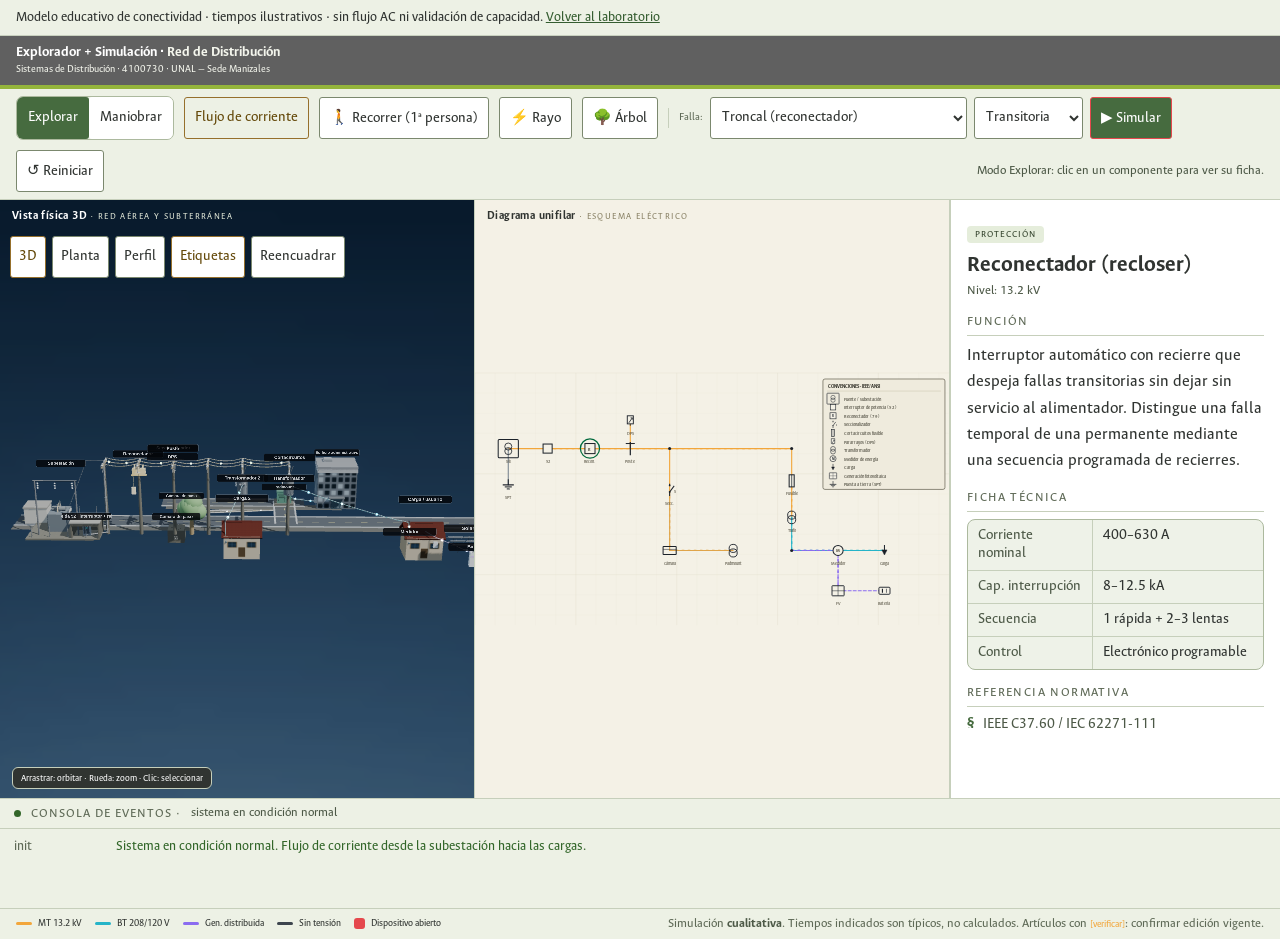
<file: sim/fisico.html>
<!DOCTYPE html>
<html lang="es">
<head>
<meta charset="UTF-8">
<meta name="viewport" content="width=device-width, initial-scale=1.0">
<title>Explorador + Simulación · Red de Distribución · 4100730 · UNAL</title>



<script src="../assets/vendor/three-r128.min.js"></script>
<style>
  :root{
    --unal:#00693C;            /* verde UNAL aproximado (editable) [verificar hex oficial] */
    --ink:#0E1116; --panel:#141A20; --panel-2:#1B222B;
    --line:#2A333E; --line-2:#39434F;
    --text:#E7ECF1; --text-dim:#9AA6B2; --text-mut:#6C7885;
    --paper:#F4F1E6; --paper-grid:#DED9C6; --paper-ink:#1B2129;
    --mt:#F2A63B; --bt:#25B4C8; --der:#8B6CF0; --sub:#E0A54A;
    --dead:#3d454e; --falla:#E5484D; --tierra:#C4CE1E;
    --ok:#3BB273; --amber:#F2A63B;
  }
  *{box-sizing:border-box;margin:0;padding:0}
  html,body{height:100%}
  body{font-family:'Inter',system-ui,sans-serif;background:var(--ink);color:var(--text);overflow:hidden;-webkit-font-smoothing:antialiased}
  .app{display:flex;flex-direction:column;height:100vh;height:100dvh}

  /* Header */
  header{display:flex;align-items:center;gap:14px;padding:9px 16px;background:linear-gradient(180deg,#101821,#0d1319);border-bottom:1px solid var(--line);flex:0 0 auto}
  .escudo{width:32px;height:32px;border-radius:6px;border:1px dashed var(--line-2);display:flex;align-items:center;justify-content:center;color:var(--text-mut);font-size:8px;flex:0 0 auto}
  .brand h1{font-family:'Space Grotesk';font-size:14.5px;font-weight:600;line-height:1.15}
  .brand .sub{font-size:10.5px;color:var(--text-dim)}
  .brand .accent{color:var(--mt)}

  /* Toolbar de simulación */
  .toolbar{display:flex;align-items:center;gap:10px;flex-wrap:wrap;padding:7px 16px;background:#0f151b;border-bottom:1px solid var(--line);flex:0 0 auto;font-family:'IBM Plex Mono';font-size:11px}
  .seg{display:flex;border:1px solid var(--line-2);border-radius:7px;overflow:hidden}
  .seg button{background:transparent;color:var(--text-dim);border:0;padding:5px 11px;font:inherit;cursor:pointer}
  .seg button[aria-pressed="true"]{background:var(--unal);color:#fff}
  .tb-group{display:flex;align-items:center;gap:7px;color:var(--text-mut)}
  .tb-sel{background:var(--panel-2);color:var(--text);border:1px solid var(--line-2);border-radius:6px;padding:5px 7px;font:inherit;cursor:pointer}
  .tb-btn{background:var(--panel-2);color:var(--text);border:1px solid var(--line-2);border-radius:6px;padding:5px 10px;font:inherit;cursor:pointer;display:inline-flex;gap:6px;align-items:center}
  .tb-btn:hover{border-color:var(--mt)}
  .tb-btn.primary{background:var(--falla);border-color:var(--falla);color:#fff}
  .tb-btn.primary:disabled{opacity:.45;cursor:default}
  .tb-btn.ghost{background:transparent}
  .flow-toggle[aria-pressed="true"]{color:var(--mt);border-color:var(--mt)}
  .tb-mode-hint{color:var(--text-mut);margin-left:auto;font-size:10px}

  /* Stage */
  .stage{flex:1 1 auto;display:grid;grid-template-columns:1.1fr 1.1fr 330px;min-height:0}
  .view{position:relative;min-height:0;min-width:0}
  .view .vlabel{position:absolute;top:9px;left:12px;z-index:5;font-family:'IBM Plex Mono';font-size:9px;letter-spacing:1.4px;text-transform:uppercase;color:var(--text-mut)}
  .view .vlabel b{color:var(--text);font-family:'Space Grotesk';font-size:12px;font-weight:600;letter-spacing:.4px;text-transform:none}
  #view3d{background:radial-gradient(120% 120% at 50% 0%,#131b24 0%,var(--ink) 60%);border-right:1px solid var(--line)}
  #canvas3d{display:block;width:100%;height:100%}
  .hint{position:absolute;bottom:9px;left:12px;z-index:5;font-family:'IBM Plex Mono';font-size:9.5px;color:var(--text-mut);background:rgba(14,17,22,.6);border:1px solid var(--line);border-radius:6px;padding:4px 8px}
  .v3tools{position:absolute;top:7px;right:10px;z-index:6;display:flex;gap:6px}
  .tbtn{font-family:'IBM Plex Mono';font-size:10px;color:var(--text-dim);background:var(--panel);border:1px solid var(--line);border-radius:6px;padding:5px 8px;cursor:pointer}
  .tbtn:hover{border-color:var(--line-2);color:var(--text)}
  .tbtn[aria-pressed="true"]{color:var(--mt);border-color:var(--mt)}
  #viewuni{background:var(--paper);border-right:1px solid var(--line)}
  #viewuni .vlabel{color:#8a8367}#viewuni .vlabel b{color:var(--paper-ink)}
  #svg{display:block;width:100%;height:100%}

  .uni-node{cursor:pointer}
  .uni-node text{font-family:'IBM Plex Mono';font-size:9px;fill:#4a4636;pointer-events:none}
  .uni-node .halo{opacity:0;transition:opacity .12s}
  .uni-node.sel .halo{opacity:1}
  .uni-node.dev-open .sym *{stroke:var(--falla)!important}
  .uni-node .openmark{opacity:0}
  .uni-node.dev-open .openmark{opacity:1}
  .uni-node.flash .halo{opacity:1;stroke:var(--amber)}
  .cond{cursor:pointer}
  .flowline{fill:none;stroke-dasharray:5 7;opacity:0;animation:flow 1.15s linear infinite}
  .flowline.on{opacity:.95}
  .flowline.rev{animation-direction:reverse}
  @keyframes flow{to{stroke-dashoffset:-96}}
  .junc{fill:var(--paper-ink)}

  aside{background:var(--panel);min-width:0;display:flex;flex-direction:column;border-left:1px solid var(--line)}
  .ficha{flex:1 1 auto;overflow-y:auto;padding:16px}
  .empty{color:var(--text-mut);font-size:13px;line-height:1.55;padding-top:6px}
  .empty b{color:var(--text-dim)}
  .cat-tag{display:inline-block;font-family:'IBM Plex Mono';font-size:9.5px;letter-spacing:1px;text-transform:uppercase;padding:3px 8px;border-radius:4px;margin-bottom:10px}
  .ficha h2{font-family:'Space Grotesk';font-size:18px;font-weight:600;line-height:1.15;margin-bottom:4px}
  .nivel-chip{font-family:'IBM Plex Mono';font-size:10px;color:var(--text-dim);margin-bottom:14px;display:block}
  .sec-t{font-family:'IBM Plex Mono';font-size:10px;letter-spacing:1.4px;text-transform:uppercase;color:var(--text-mut);margin:15px 0 7px;padding-bottom:5px;border-bottom:1px solid var(--line)}
  .funcion{font-size:13px;line-height:1.55;color:var(--text)}
  .placa{border:1px solid var(--line-2);border-radius:8px;overflow:hidden;background:var(--panel-2)}
  .placa .row{display:flex;font-size:12px;border-bottom:1px solid var(--line)}
  .placa .row:last-child{border-bottom:0}
  .placa .k{flex:0 0 42%;padding:7px 10px;color:var(--text-dim);font-weight:500}
  .placa .v{flex:1 1 auto;padding:7px 10px;font-family:'IBM Plex Mono';border-left:1px solid var(--line)}
  .norma{list-style:none;display:flex;flex-direction:column;gap:6px}
  .norma li{font-size:12px;line-height:1.45;color:var(--text-dim);padding-left:16px;position:relative}
  .norma li::before{content:"§";position:absolute;left:0;color:var(--unal);font-weight:700}
  .verif{color:var(--mt);font-family:'IBM Plex Mono';font-size:10px}

  /* Consola de eventos */
  .console{flex:0 0 auto;background:#0c1116;border-top:1px solid var(--line);display:flex;flex-direction:column;max-height:172px}
  .console-hd{display:flex;align-items:center;gap:10px;padding:6px 14px;border-bottom:1px solid var(--line);font-family:'IBM Plex Mono';font-size:10px;letter-spacing:1px;text-transform:uppercase;color:var(--text-mut)}
  .console-hd .dot{width:7px;height:7px;border-radius:50%;background:var(--ok)}
  .console-hd .dot.busy{background:var(--amber);animation:pulse 1s infinite}
  @keyframes pulse{50%{opacity:.35}}
  .console-hd .st{color:var(--text-dim);text-transform:none;letter-spacing:0}
  .log{flex:1 1 auto;overflow-y:auto;padding:6px 14px 10px;font-family:'IBM Plex Mono';font-size:11px;line-height:1.55}
  .log .ln{display:flex;gap:10px;padding:1.5px 0}
  .log .t{color:var(--text-mut);flex:0 0 92px}
  .log .m{color:var(--text-dim)}
  .log .ln.trip .m{color:var(--falla)}
  .log .ln.reclose .m{color:var(--amber)}
  .log .ln.restore .m{color:var(--ok)}
  .log .ln.head .m{color:var(--text);font-weight:600}

  footer{flex:0 0 auto;display:flex;flex-wrap:wrap;gap:13px;align-items:center;padding:7px 16px;background:#0d1319;border-top:1px solid var(--line);font-size:11px;color:var(--text-dim)}
  .leg{display:flex;align-items:center;gap:6px;font-family:'IBM Plex Mono';font-size:10px}
  .swatch{width:11px;height:11px;border-radius:3px}.swatch.line{height:3px;width:16px;border-radius:2px}
  .foot-note{margin-left:auto;color:var(--text-mut);font-size:10px}

  @media (max-width:1050px){
    .stage{grid-template-columns:1fr 1fr;grid-template-rows:1fr 260px}
    aside{position:fixed;inset:auto 0 0 0;height:56vh;transform:translateY(101%);transition:transform .25s;z-index:40;box-shadow:0 -12px 30px rgba(0,0,0,.5)}
    aside.open{transform:translateY(0)}
    .sheet-close{display:block}
    .console{max-height:130px}
  }
  @media (max-width:640px){
    .stage{grid-template-columns:1fr;grid-template-rows:1fr 1fr}
    #view3d{border-right:0;border-bottom:1px solid var(--line)}
    .tb-mode-hint{display:none}
  }
  .sheet-close{display:none;background:none;border:0;color:var(--text-dim);font-size:20px;cursor:pointer;padding:0 6px}
  .sheet-hd{display:flex;justify-content:flex-end;padding:8px 12px 0}
  @media (prefers-reduced-motion:reduce){*{transition:none!important;animation:none!important}}
  :focus-visible{outline:2px solid var(--mt);outline-offset:2px}

  /* Primera persona */
  #view3d.fp{position:fixed;inset:0;z-index:60;border:0}
  .fp-hud{position:absolute;inset:0;z-index:6;font-family:'IBM Plex Mono';pointer-events:none}
  #fpCross{position:absolute;left:50%;top:50%;width:10px;height:10px;margin:-5px 0 0 -5px;border:2px solid rgba(255,255,255,.85);border-radius:50%;box-shadow:0 0 5px rgba(0,0,0,.7)}
  #fpPrompt{position:absolute;left:50%;bottom:70px;transform:translateX(-50%);background:rgba(14,17,22,.82);border:1px solid var(--line-2);border-radius:8px;padding:7px 13px;color:var(--text);font-size:12px;opacity:0;transition:opacity .1s;white-space:nowrap}
  #fpHelp{position:absolute;left:50%;top:12px;transform:translateX(-50%);background:rgba(14,17,22,.7);border:1px solid var(--line);border-radius:8px;padding:6px 13px;color:var(--text-dim);font-size:11px}
  #fpPause{position:absolute;inset:0;display:none;align-items:center;justify-content:center;flex-direction:column;gap:14px;background:rgba(8,11,15,.72);z-index:10;pointer-events:auto}
  #fpPause h3{font-family:'Space Grotesk';color:var(--text);font-size:19px;font-weight:600}
  .fpbtn{pointer-events:auto;background:var(--unal);color:#fff;border:0;border-radius:8px;padding:9px 18px;font-family:'IBM Plex Mono';font-size:13px;cursor:pointer}
  .fpbtn.sec{background:var(--panel-2);border:1px solid var(--line-2);color:var(--text)}
  #fpFichaWrap{position:absolute;top:0;right:0;width:340px;max-width:90%;height:100%;background:var(--panel);border-left:1px solid var(--line);z-index:11;display:none;flex-direction:column;pointer-events:auto;box-shadow:-12px 0 30px rgba(0,0,0,.4)}
  #fpFicha{overflow-y:auto;padding:16px;flex:1 1 auto}
  #fpResume{margin:0 12px 12px}
  #fpCross.active{border-color:#5fd08a;width:14px;height:14px;margin:-7px 0 0 -7px;box-shadow:0 0 8px rgba(95,208,138,.6)}
  #fpStatus{position:absolute;left:12px;top:12px;background:rgba(14,17,22,.74);border:1px solid var(--line);border-radius:8px;padding:7px 12px;color:var(--text);font-size:11px;line-height:1.6}
  #fpStatus #fpStatusText{color:var(--text-dim)}
  #fpConsole{position:absolute;left:12px;bottom:14px;width:340px;max-width:54%;max-height:152px;background:rgba(12,17,22,.8);border:1px solid var(--line);border-radius:8px;display:flex;flex-direction:column;overflow:hidden}
  .fpc-hd{padding:5px 10px;border-bottom:1px solid var(--line);color:var(--text-mut);font-size:9px;letter-spacing:1px;text-transform:uppercase}
  #fpLog{overflow-y:auto;padding:5px 10px;font-size:10.5px;line-height:1.5}
  #fpLog .ln{display:flex;gap:8px;padding:1px 0}
  #fpLog .t{color:var(--text-mut);flex:0 0 76px}
  #fpLog .m{color:var(--text-dim)}
  #fpLog .ln.trip .m{color:var(--falla)}#fpLog .ln.reclose .m{color:var(--amber)}#fpLog .ln.restore .m{color:var(--ok)}#fpLog .ln.head .m{color:var(--text);font-weight:600}
  #fpFlash{position:absolute;inset:0;opacity:0;transition:opacity .5s;pointer-events:none;z-index:8}
  #fpStatus #fpFault{color:var(--amber)}
  #skyFlash{position:absolute;inset:0;background:#e2eeff;opacity:0;transition:opacity .12s;pointer-events:none;z-index:7}
</style>
<style>@font-face{font-family:Ancizar;src:url('../assets/unal/ancizar-sans-regular.woff')}@font-face{font-family:Ancizar;src:url('../assets/unal/ancizar-sans-bold.woff');font-weight:700}body,button,select,input,h1,h2,h3{font-family:Ancizar,Arial,sans-serif!important}body{--bg:#f4f6f0;--panel:#fff;--accent:#466b3f;--line:#c9d1bf;--ink:#303431}header{background:#606060!important;color:white!important;border-bottom:4px solid #94b43b!important}header h1,header p{color:white!important}.logo{display:none!important}button,select{min-height:42px!important;font-size:15px!important}button:focus-visible,[tabindex]:focus-visible{outline:3px solid #466b3f;outline-offset:3px}.toolbar{flex-wrap:wrap!important}.log{font-size:14px!important}.foot-note{font-size:13px!important}.course-scope{background:#edf1e5;color:#303431;padding:8px 16px;font:15px Ancizar,Arial,sans-serif;border-bottom:1px solid #c9d1bf}.course-scope a{color:#355d30}@media(prefers-reduced-motion:reduce){*{animation:none!important;transition:none!important}}canvas{touch-action:none}</style><script src="../network-state.js"></script><link rel="stylesheet" href="theme.css"></head>
<body><div class="course-scope">Modelo educativo de conectividad · tiempos ilustrativos · sin flujo AC ni validación de capacidad. <a href="../simulador.html" target="_top">Volver al laboratorio</a></div>
<div class="app">
  <header>
    <div class="escudo">UNAL</div>
    <div class="brand">
      <h1>Explorador + Simulación · <span class="accent">Red de Distribución</span></h1>
      <div class="sub">Sistemas de Distribución · 4100730 · UNAL — Sede Manizales</div>
    </div>
  </header>

  <div class="toolbar">
    <div class="seg" role="group" aria-label="Modo">
      <button id="modeExplore" aria-pressed="true">Explorar</button>
      <button id="modeManiobra" aria-pressed="false">Maniobrar</button>
    </div>
    <button class="tb-btn ghost flow-toggle" id="flowToggle" aria-pressed="true">Flujo de corriente</button>
    <button class="tb-btn" id="btnWalk">🚶 Recorrer (1ª persona)</button>
    <button class="tb-btn" id="btnBolt">⚡ Rayo</button>
    <button class="tb-btn" id="btnTree">🌳 Árbol</button>
    <span style="width:1px;height:20px;background:var(--line)"></span>
    <div class="tb-group">
      <span>Falla:</span>
      <select class="tb-sel" id="fScenario">
        <option value="troncal">Troncal (reconectador)</option>
        <option value="lateral">Lateral subterráneo (seccionalizador)</option>
        <option value="ramal">Ramal transformador (fusible)</option>
      </select>
      <select class="tb-sel" id="fType">
        <option value="transitoria">Transitoria</option>
        <option value="permanente">Permanente</option>
      </select>
      <button class="tb-btn primary" id="fRun">▶ Simular</button>
    </div>
    <button class="tb-btn" id="btnReset">↺ Reiniciar</button>
    <span class="tb-mode-hint" id="modeHint">Modo Explorar: clic en un componente para ver su ficha.</span>
  </div>

  <div class="stage">
    <div class="view" id="view3d">
      <div class="vlabel"><b>Vista física 3D</b> · red aérea y subterránea</div>
      <div class="v3tools">
        <button class="tbtn" id="btnV3d" aria-pressed="true">3D</button>
        <button class="tbtn" id="btnPlanta">Planta</button>
        <button class="tbtn" id="btnPerfil">Perfil</button>
        <button class="tbtn" id="btnLabels" aria-pressed="true">Etiquetas</button>
        <button class="tbtn" id="btnRecenter">Reencuadrar</button>
      </div>
      <canvas id="canvas3d"></canvas>
      <div id="skyFlash"></div>
      <div class="hint">Arrastrar: orbitar · Rueda: zoom · Clic: seleccionar</div>
      <div class="fp-hud" id="fpHud" style="display:none">
        <div id="fpFlash"></div>
        <div id="fpCross"></div>
        <div id="fpHelp">WASD moverse · Ratón mirar · E interactuar · 1/2 modo · F flujo · G falla · T tipo · L rayo · B árbol · R reiniciar · Esc pausar</div>
        <div id="fpPrompt"></div>
        <div id="fpStatus"><div id="fpMode">Modo: Explorar · Flujo ON</div><div id="fpFault">Falla: transitoria</div><div id="fpStatusText">sistema en condición normal</div></div>
        <div id="fpConsole"><div class="fpc-hd">Consola de eventos</div><div id="fpLog"></div></div>
        <div id="fpPause">
          <h3>Recorrido en pausa</h3>
          <button class="fpbtn" id="fpResumeBtn">Reanudar</button>
          <button class="fpbtn sec" id="fpExitBtn">Salir del recorrido</button>
        </div>
        <div id="fpFichaWrap"><div id="fpFicha"></div><button class="fpbtn sec" id="fpResume">Volver al recorrido</button></div>
      </div>
    </div>
    <div class="view" id="viewuni">
      <div class="vlabel"><b>Diagrama unifilar</b> · esquema eléctrico</div>
      <svg id="svg" viewBox="0 0 940 500" preserveAspectRatio="xMidYMid meet"></svg>
    </div>
    <aside id="aside">
      <div class="sheet-hd"><button class="sheet-close" id="sheetClose" aria-label="Cerrar">✕</button></div>
      <div class="ficha" id="ficha">
        <div class="empty">Selecciona un elemento en la <b>vista 3D</b> o el <b>unifilar</b> para ver su
        <b>nombre</b>, <b>función</b> y <b>ficha técnica</b> (RETIE / NTC 2050).<br><br>
        Cambia a <b>Maniobrar</b> para abrir/cerrar dispositivos, o lanza una <b>falla</b> desde la barra superior
        y observa la coordinación en la consola de eventos.</div>
      </div>
    </aside>
  </div>

  <div class="console">
    <div class="console-hd"><span class="dot" id="stDot"></span>Consola de eventos ·
      <span class="st" id="stText">sistema en condición normal</span></div>
    <div class="log" id="log"></div>
  </div>

  <footer>
    <span class="leg"><span class="swatch line" style="background:var(--mt)"></span>MT 13.2 kV</span>
    <span class="leg"><span class="swatch line" style="background:var(--bt)"></span>BT 208/120 V</span>
    <span class="leg"><span class="swatch line" style="background:var(--der)"></span>Gen. distribuida</span>
    <span class="leg"><span class="swatch line" style="background:var(--dead)"></span>Sin tensión</span>
    <span class="leg"><span class="swatch" style="background:var(--falla)"></span>Dispositivo abierto</span>
    <span class="foot-note">Simulación <b style="color:var(--text-dim)">cualitativa</b>. Tiempos indicados son típicos, no calculados. Artículos con <span class="verif">[verificar]</span>: confirmar edición vigente.</span>
  </footer>
</div>

<script>
/* ===================== DATOS (fichas) ===================== */
const CAT={
  fuente:{n:"Fuente / subestación",c:"#F2A63B",bg:"rgba(242,166,59,.12)"},
  proteccion:{n:"Protección",c:"#E5484D",bg:"rgba(229,72,77,.12)"},
  regulacion:{n:"Regulación / reactiva",c:"#F2A63B",bg:"rgba(242,166,59,.12)"},
  transformacion:{n:"Transformación",c:"#7FD1E6",bg:"rgba(37,180,200,.12)"},
  conductor:{n:"Conductor",c:"#C9A227",bg:"rgba(201,162,39,.12)"},
  estructura:{n:"Estructura / obra",c:"#9AA6B2",bg:"rgba(154,166,178,.10)"},
  tierra:{n:"Puesta a tierra",c:"#C4CE1E",bg:"rgba(196,206,30,.12)"},
  bt:{n:"Red BT / medida",c:"#25B4C8",bg:"rgba(37,180,200,.12)"},
  der:{n:"Generación distribuida",c:"#8B6CF0",bg:"rgba(139,108,240,.14)"}
};
const COMP={
  subestacion:{nombre:"Subestación de distribución",cat:"fuente",nivel:"AT → 13.2 kV",funcion:"Reduce la tensión desde el nivel superior a media tensión y distribuye la energía hacia los alimentadores. Concentra la medida, la protección y la maniobra de cabecera.",ficha:[["Tensión salida","13.2 kV"],["Configuración","Barraje MT, salida radial"],["Elementos","Transformador de potencia, celdas, SPT"],["Medida","En cabecera"]],norma:["RETIE — subestaciones, distancias, SPT","NTC 2050 Art. 450 — transformadores","NTC 2050 Art. 250 — puesta a tierra"]},
  cabecera:{nombre:"Protección de cabecera (interruptor + relé)",cat:"proteccion",nivel:"13.2 kV",funcion:"Despeja las fallas del alimentador y coordina con las protecciones aguas abajo. El relé (funciones ANSI 50/51, 50N/51N) ordena la apertura del interruptor.",ficha:[["Funciones ANSI","50/51, 50N/51N, 79"],["Interruptor","Vacío o SF₆"],["Nivel","15 kV clase"],["Coordinación","Con reconectador y fusibles"]],norma:["RETIE — coordinación de protecciones","IEEE C37 — relés e interruptores (ref.)"]},
  reconectador:{nombre:"Reconectador (recloser)",cat:"proteccion",nivel:"13.2 kV",funcion:"Interruptor automático con recierre que despeja fallas transitorias sin dejar sin servicio al alimentador. Distingue una falla temporal de una permanente mediante una secuencia programada de recierres.",ficha:[["Corriente nominal","400–630 A"],["Cap. interrupción","8–12.5 kA"],["Secuencia","1 rápida + 2–3 lentas"],["Control","Electrónico programable"]],norma:["IEEE C37.60 / IEC 62271-111","RETIE — coordinación"]},
  seccionalizador:{nombre:"Seccionalizador",cat:"proteccion",nivel:"13.2 kV",funcion:"Aísla el tramo en falla contando las operaciones del reconectador aguas arriba y abriendo durante el intervalo sin corriente. No interrumpe corriente de falla por sí mismo.",ficha:[["Principio","Conteo de aperturas del recloser"],["Conteo","Programable (p. ej. 2–3)"],["Nivel","15 kV clase"],["Coordinación","Con reconectador aguas arriba"]],norma:["IEEE C37.63 — seccionalizadores","RETIE — coordinación"]},
  dps:{nombre:"Pararrayos / DPS",cat:"proteccion",nivel:"13.2 kV",funcion:"Limita las sobretensiones de origen atmosférico o de maniobra derivando la corriente a tierra, protegiendo el aislamiento de los equipos.",ficha:[["Tecnología","Óxido metálico (ZnO)"],["Tensión nominal Ur","~12 kV"],["MCOV","Según el sistema"],["Conexión","A la SPT"]],norma:["IEC 60099-4 — pararrayos ZnO","NTC 2050 Art. 280 — pararrayos [verificar]","RETIE — sobretensiones"]},
  poste:{nombre:"Poste (estructura de apoyo)",cat:"estructura",nivel:"Estructural",funcion:"Soporta conductores, equipos y herrajes manteniendo las distancias de seguridad al piso y entre fases.",ficha:[["Material","Concreto o poliéster reforzado"],["Altura típica","12 m"],["Resistencia rotura","Según vano y carga"],["Rotulado","Numeración e identificación"]],norma:["RETIE Art. 13 — distancias de seguridad [verificar]","NTC 2050 — métodos de instalación"]},
  conductor_aereo:{nombre:"Conductor aéreo (ACSR)",cat:"conductor",nivel:"MT 13.2 kV",funcion:"Transporta la corriente del alimentador de media tensión entre estructuras a lo largo del troncal y los ramales aéreos.",ficha:[["Material","ACSR — Al con alma de acero"],["Calibres típicos","2/0 – 336.4 kcmil"],["Tipo","Desnudo"],["Ampacidad","Según calibre y temperatura"]],norma:["NTC 2050 Art. 310 — ampacidad [verificar]","RETIE Art. 13 — distancias [verificar]"]},
  regulador:{nombre:"Regulador de tensión",cat:"regulacion",nivel:"13.2 kV",funcion:"Mantiene la tensión dentro de límites a lo largo del alimentador ajustando la relación de transformación con un cambiador de tomas bajo carga (LTC).",ficha:[["Tipo","Autotransformador con LTC"],["Rango","±10 % en 32 pasos"],["Config.","Monofásico o banco 3Ø"],["Control","Por caída de línea (LDC)"]],norma:["IEEE C57.15 — reguladores","RETIE — instalación y SPT","Marco CREG de calidad de tensión [verificar]"]},
  banco_condensadores:{nombre:"Banco de condensadores",cat:"regulacion",nivel:"13.2 kV",funcion:"Aporta potencia reactiva capacitiva para corregir el factor de potencia y soportar la tensión, reduciendo pérdidas.",ficha:[["Potencia típica","150–1200 kVAr"],["Operación","Fijo o conmutado (V/VAr/t)"],["Nivel","13.2 kV"],["Protección","Fusibles individuales"]],norma:["IEEE 18 / IEEE 1036","NTC 2050 Art. 460 — condensadores [verificar]","RETIE"]},
  cortacircuitos:{nombre:"Cortacircuitos con fusible (cutout)",cat:"proteccion",nivel:"13.2 kV",funcion:"Protege ramales y transformadores contra sobrecorrientes. El fusible se funde y abre de forma visible; permite maniobra manual con pértiga.",ficha:[["Nivel","15 kV clase"],["Corriente","100–200 A"],["Fusible","Tipo K o T (coordinado)"],["Apertura","Visible, con pértiga"]],norma:["NTC 2050 Art. 450 — protección de transformadores","RETIE — coordinación"]},
  transformador:{nombre:"Transformador de distribución (poste)",cat:"transformacion",nivel:"13.2 kV → 208/120 V",funcion:"Reduce la tensión de media a baja tensión para entregar energía utilizable al usuario final.",ficha:[["Relación","13200 / 208Y-120 V"],["Potencias típicas","25–150 kVA"],["Tipo","Poste (aéreo)"],["Refrig. / grupo","ONAN · Dyn5"]],norma:["NTC 2050 Art. 450 — transformadores","RETIE — rotulado, SPT, distancias","NTC 818/819/3445 [verificar]"]},
  puesta_tierra:{nombre:"Puesta a tierra (SPT)",cat:"tierra",nivel:"Sistema",funcion:"Establece una referencia de potencial y una vía de baja impedancia para corrientes de falla y descargas, controlando tensiones de paso y contacto.",ficha:[["Electrodos","Varillas Cu / acero cobrizado"],["Conductor","Según corriente de falla"],["Resistencia obj.","Según diseño (p. ej. ≤ 25 Ω)"],["Medición","Estudio de SPT"]],norma:["NTC 2050 Art. 250 — puesta a tierra","RETIE — SPT, tensiones de paso y contacto","IEEE 80 — SPT en subestaciones"]},
  camara:{nombre:"Cámara de paso",cat:"estructura",nivel:"Obra civil (subterráneo)",funcion:"Aloja empalmes y permite el tendido, halado e inspección de los cables en redes subterráneas.",ficha:[["Construcción","Concreto reforzado"],["Tapa","Peatonal o vehicular"],["Drenaje","Sí"],["Señalización","Red eléctrica"]],norma:["RETIE — redes subterráneas y señalización","NTC 2050 — canalizaciones [verificar]"]},
  cable_subterraneo:{nombre:"Cable subterráneo (XLPE)",cat:"conductor",nivel:"MT 13.2 kV",funcion:"Transporta la energía en los tramos subterráneos del alimentador, con aislamiento sólido y pantalla metálica puesta a tierra.",ficha:[["Aislamiento","XLPE"],["Nivel","15 kV clase"],["Construcción","Pantalla + chaqueta"],["Instalación","Ducto o directo enterrado"]],norma:["NTC 2050 Art. 310 / 300 [verificar]","RETIE — redes subterráneas","AEIC/ICEA — cables MT (ref.)"]},
  transformador_pedestal:{nombre:"Transformador pedestal (padmount)",cat:"transformacion",nivel:"13.2 kV → 208/120 V",funcion:"Cumple la función del transformador de poste pero en gabinete a nivel de piso para redes subterráneas, con frente muerto (dead-front).",ficha:[["Relación","13200 / 208Y-120 V"],["Potencias típicas","45–500 kVA"],["Tipo","Pedestal, gabinete metálico"],["Conexión","Codos premoldeados"]],norma:["NTC 2050 Art. 450","IEEE C57.12","RETIE"]},
  red_bt:{nombre:"Red BT / acometida",cat:"bt",nivel:"208/120 V",funcion:"Distribuye la energía en baja tensión desde el transformador hasta las acometidas de los usuarios.",ficha:[["Tensión","208/120 V (o 240/120 V)"],["Conductor","Trenzado aislado o cable"],["Neutro","Puesto a tierra"],["Protección","En el punto de conexión"]],norma:["NTC 2050 Art. 230 — acometidas","RETIE — uso final"]},
  medidor:{nombre:"Medidor de energía",cat:"bt",nivel:"120/208 V",funcion:"Mide la energía consumida (y entregada, si es bidireccional) para facturación y para la liquidación de la generación distribuida.",ficha:[["Tipo","Estático (electrónico)"],["Clase","1 o 2"],["Bidireccional","Sí — AGPE/GD"],["Comunicación","AMI (opcional)"]],norma:["RETIE / medida del OR","NTC 2050 Art. 230","CREG — medida y AGPE, Res. 174/2021 [verificar]"]},
  carga:{nombre:"Carga / usuario",cat:"bt",nivel:"120/208 V",funcion:"Representa el consumo del cliente (residencial, comercial o industrial), con su instalación interna protegida.",ficha:[["Tensión","120/208 V"],["Protección","Tablero con interruptores"],["Demanda","Según uso y coincidencia"],["Tipo","Res. / com. / ind."]],norma:["NTC 2050 Art. 210/220 — circuitos y cargas [verificar]","RETIE — uso final"]},
  edificio:{nombre:"Edificio administrativo",cat:"bt",nivel:"208/120 V",funcion:"Carga comercial/institucional alimentada en baja tensión desde el transformador pedestal de la red subterránea. Concentra su acometida y tablero general de protección.",ficha:[["Tensión","208/120 V"],["Alimentación","Desde transformador pedestal"],["Acometida","Subterránea"],["Protección","Tablero general + medida"]],norma:["NTC 2050 Art. 230 — acometidas","NTC 2050 Art. 215/220 — alimentadores [verificar]","RETIE — uso final"]},
  fv:{nombre:"Sistema solar fotovoltaico",cat:"der",nivel:"CC → 120/208 V CA",funcion:"Genera energía a partir de la irradiación solar. El inversor convierte la CC en CA sincronizada con la red y puede inyectar excedentes bajo el esquema AGPE. Ante pérdida de red, la protección anti-isla lo desconecta.",ficha:[["Arreglo","Strings en CC"],["Inversor","CA 120/208 V, anti-isla"],["Protecciones","CC y CA + SPD"],["Puesta a tierra","Arreglo e inversor"]],norma:["NTC 2050 Art. 690 — sistemas FV","NTC 2050 Art. 705 — interconexión [verificar]","Ley 1715 · CREG 174/2021 — AGPE","RETIE"]},
  bateria:{nombre:"Sistema de almacenamiento (batería)",cat:"der",nivel:"CC → 120/208 V CA",funcion:"Almacena energía para respaldo, gestión de demanda o firmeza de la generación solar, mediante un inversor/cargador bidireccional.",ficha:[["Química","Li-ion (LFP típico)"],["Conversión","Inversor/cargador bidireccional"],["Gestión","BMS + protecciones"],["Puesta a tierra","Del sistema"]],norma:["NTC 2050 Art. 706 — almacenamiento [verificar]","NTC 2050 Art. 690/705","RETIE"]}
};

/* ===================== TOPOLOGÍA (unifilar) ===================== */
// viewBox 940 x 500
const N={
  subestacion:[66,150], cabecera:[144,150], reconectador:[228,150], poste:[308,150], dps:[308,94],
  J1:[386,150], J2:[628,150],
  seccionalizador:[386,232], camara:[386,352], transformador_pedestal:[512,352],
  cortacircuitos:[628,214], transformador:[628,286], BTbus:[628,352],
  medidor:[720,352], carga:[812,352], fv:[720,432], bateria:[812,432], puesta_tierra:[66,222]
};
// [a,b,level,zone,comp(o null),flow, reverse?]
const EDGES=[
  ["subestacion","cabecera","mt","SRC",null,false],
  ["cabecera","reconectador","mt","TA","conductor_aereo",true],
  ["reconectador","poste","mt","TB","conductor_aereo",true],
  ["poste","J1","mt","TB","conductor_aereo",true],
  ["poste","dps","mt","TB",null,false],
  ["J1","J2","mt","TB","conductor_aereo",true],
  ["J1","seccionalizador","mt","TB",null,false],
  ["seccionalizador","camara","sub","LSUB","cable_subterraneo",true],
  ["camara","transformador_pedestal","sub","LSUB","cable_subterraneo",true],
  ["J2","cortacircuitos","mt","TB",null,false],
  ["cortacircuitos","transformador","mt","RTR",null,true],
  ["transformador","BTbus","bt","RTR",null,true],
  ["BTbus","medidor","bt","RTR","red_bt",true],
  ["medidor","carga","bt","RTR","red_bt",true],
  ["BTbus","fv","der","DER",null,true,true],
  ["fv","bateria","der","DER",null,false],
  ["subestacion","puesta_tierra","gnd","SRC",null,false]
];
const LVL={mt:"#C9A227",bt:"#1f9fb2",der:"#7b5fe0",sub:"#C98A45",gnd:"#7d8892"};
const LVL_LIVE={mt:"#F2A63B",bt:"#25B4C8",der:"#8B6CF0",sub:"#E0A54A",gnd:"#7d8892"};

/* ===================== ESTADO / ENERGIZACIÓN ===================== */
const DEV={cabecera:{open:false},reconectador:{open:false},seccionalizador:{open:false},cortacircuitos:{open:false}};
function energize(){
  const TA=!DEV.cabecera.open;
  const TB=TA&&!DEV.reconectador.open;
  const LSUB=TB&&!DEV.seccionalizador.open;
  const RTR=TB&&!DEV.cortacircuitos.open;
  const DER=RTR;               // anti-isla: DER cae si la red BT pierde tensión
  return {SRC:true,TA,TB,LSUB,RTR,DER,gnd:true};
}
let selected=null, mode="explore", flowOn=true, playing=false;
const isMobile=()=>window.matchMedia("(max-width:1050px)").matches;

/* ===================== UNIFILAR (SVG) ===================== */
const SVGNS="http://www.w3.org/2000/svg", svg=document.getElementById('svg');
function el(t,a){const n=document.createElementNS(SVGNS,t);for(const k in a)n.setAttribute(k,a[k]);return n;}
function grid(){const g=el("g",{});for(let x=0;x<=940;x+=40)g.appendChild(el("line",{x1:x,y1:0,x2:x,y2:500,stroke:"#DED9C6","stroke-width":x%200===0?.8:.4,opacity:x%200===0?.7:.4}));for(let y=0;y<=500;y+=40)g.appendChild(el("line",{x1:0,y1:y,x2:940,y2:y,stroke:"#DED9C6","stroke-width":y%200===0?.8:.4,opacity:y%200===0?.7:.4}));svg.appendChild(g);}
function pathD(a,b){const A=N[a],B=N[b];const mid=A[0]===B[0]?`${A[0]},${B[1]}`:`${B[0]},${A[1]}`;return `M ${A[0]},${A[1]} L ${mid} L ${B[0]},${B[1]}`;}

const SVGEDGES=[];
function drawEdges(){
  EDGES.forEach(([a,b,lvl,zone,comp,flow,rev])=>{
    const d=pathD(a,b);
    const base=el("path",{d,fill:"none",stroke:LVL[lvl],"stroke-width":2.2,"stroke-linejoin":"round","stroke-linecap":"round"});
    if(lvl==="der")base.setAttribute("stroke-dasharray","6 4");
    if(comp){base.classList.add("cond");base.style.cursor="pointer";base.addEventListener("click",e=>{e.stopPropagation();if(mode!=="explore")return;selectComponent(comp);});}
    svg.appendChild(base);
    let fl=null;
    if(flow){fl=el("path",{d,class:"flowline"+(rev?" rev":""),stroke:LVL_LIVE[lvl],"stroke-width":2.6});svg.appendChild(fl);}
    SVGEDGES.push({zone,base,fl,lvl});
  });
}
function symbol(cat,id){
  const c="#1B2129",g=el("g",{class:"sym"});const add=(t,a)=>g.appendChild(el(t,a));
  switch(id){
    case"subestacion":add("rect",{x:-20,y:-18,width:40,height:36,fill:"none",stroke:c,"stroke-width":2,rx:2});add("circle",{cx:0,cy:-4,r:7,fill:"none",stroke:c,"stroke-width":1.6});add("circle",{cx:0,cy:5,r:7,fill:"none",stroke:c,"stroke-width":1.6});break;
    case"cabecera":add("rect",{x:-9,y:-9,width:18,height:18,fill:"#F4F1E6",stroke:c,"stroke-width":2});break;
    case"reconectador":add("rect",{x:-10,y:-10,width:20,height:20,fill:"#F4F1E6",stroke:c,"stroke-width":2});{const t=el("text",{x:0,y:4,"text-anchor":"middle","font-size":11,"font-weight":600,fill:c});t.textContent="R";g.appendChild(t);}break;
    case"seccionalizador":add("line",{x1:0,y1:12,x2:0,y2:4,stroke:c,"stroke-width":2});add("circle",{cx:0,cy:4,r:1.7,fill:c});add("line",{x1:0,y1:4,x2:9,y2:-8,stroke:c,"stroke-width":2});add("circle",{cx:0,cy:-9,r:1.7,fill:c});add("line",{x1:0,y1:-9,x2:0,y2:-12,stroke:c,"stroke-width":2});{const t=el("text",{x:9,y:7,"font-size":8,fill:c});t.textContent="S";g.appendChild(t);}break;
    case"cortacircuitos":add("rect",{x:-5,y:-12,width:10,height:24,fill:"#F4F1E6",stroke:c,"stroke-width":2});add("line",{x1:0,y1:-12,x2:0,y2:12,stroke:c,"stroke-width":1.4});break;
    case"dps":add("rect",{x:-6,y:-9,width:12,height:16,fill:"#F4F1E6",stroke:c,"stroke-width":1.8});add("line",{x1:-3,y1:5,x2:4,y2:-5,stroke:c,"stroke-width":1.6});add("path",{d:"M4,-5 L0.5,-5 M4,-5 L4,-1.2",fill:"none",stroke:c,"stroke-width":1.4});add("line",{x1:0,y1:7,x2:0,y2:11,stroke:c,"stroke-width":1.4});break;
    case"transformador":case"transformador_pedestal":add("circle",{cx:0,cy:-4,r:8,fill:"none",stroke:c,"stroke-width":1.8});add("circle",{cx:0,cy:5,r:8,fill:"none",stroke:c,"stroke-width":1.8});break;
    case"medidor":add("circle",{cx:0,cy:0,r:10,fill:"#F4F1E6",stroke:c,"stroke-width":2});{const t=el("text",{x:0,y:4,"text-anchor":"middle","font-size":11,"font-weight":600,fill:c});t.textContent="M";g.appendChild(t);}break;
    case"carga":add("line",{x1:0,y1:-11,x2:0,y2:2,stroke:c,"stroke-width":2});add("path",{d:"M-5,-1 L0,9 L5,-1 Z",fill:c,stroke:c,"stroke-width":1});break;
    case"fv":add("rect",{x:-12,y:-10,width:24,height:20,fill:"#F4F1E6",stroke:c,"stroke-width":1.8,rx:1});add("line",{x1:0,y1:-10,x2:0,y2:10,stroke:c,"stroke-width":1});add("line",{x1:-12,y1:0,x2:12,y2:0,stroke:c,"stroke-width":1});break;
    case"bateria":add("rect",{x:-11,y:-7,width:22,height:14,fill:"#F4F1E6",stroke:c,"stroke-width":1.8,rx:2});add("line",{x1:-4,y1:-4,x2:-4,y2:4,stroke:c,"stroke-width":2.2});add("line",{x1:4,y1:-4,x2:4,y2:4,stroke:c,"stroke-width":1.2});break;
    case"poste":add("line",{x1:0,y1:-13,x2:0,y2:13,stroke:c,"stroke-width":2.4});add("line",{x1:-9,y1:-10,x2:9,y2:-10,stroke:c,"stroke-width":2});break;
    case"camara":add("rect",{x:-13,y:-8,width:26,height:16,fill:"none",stroke:c,"stroke-width":2,rx:1});add("line",{x1:-13,y1:-2,x2:13,y2:-2,stroke:c,"stroke-width":1});break;
    case"puesta_tierra":add("line",{x1:0,y1:-11,x2:0,y2:0,stroke:c,"stroke-width":2});add("line",{x1:-11,y1:0,x2:11,y2:0,stroke:c,"stroke-width":2.4});add("line",{x1:-7,y1:4,x2:7,y2:4,stroke:c,"stroke-width":2});add("line",{x1:-3,y1:8,x2:3,y2:8,stroke:c,"stroke-width":2});break;
    default:add("circle",{cx:0,cy:0,r:8,fill:"none",stroke:c,"stroke-width":2});
  }
  return g;
}
const NLABEL={subestacion:"S/E",cabecera:"52",reconectador:"Recon.",seccionalizador:"Secc.",dps:"DPS",poste:"Poste",regulador:"Reg.",banco_condensadores:"Cond.",cortacircuitos:"Fusible",transformador:"Trafo",puesta_tierra:"SPT",camara:"Cámara",transformador_pedestal:"Padmount",medidor:"Medidor",carga:"Carga",fv:"FV",bateria:"Batería"};
const UNODES={};
function drawNodes(){
  // juntas
  [["J1"],["J2"],["BTbus"]].forEach(([j])=>{const[x,y]=N[j];svg.appendChild(el("circle",{cx:x,cy:y,r:3,class:"junc"}));});
  Object.keys(N).forEach(id=>{
    if(["J1","J2","BTbus"].includes(id))return;
    const[x,y]=N[id];
    const g=el("g",{class:"uni-node",tabindex:0,role:"button","aria-label":COMP[id]?.nombre||id,"data-id":id,transform:`translate(${x},${y})`});
    g.appendChild(el("circle",{class:"halo",cx:0,cy:0,r:19,fill:"none",stroke:"#00693C","stroke-width":2.5}));
    g.appendChild(symbol(COMP[id]?.cat,id));
    const om=el("text",{class:"openmark",x:16,y:-10,"font-size":8,fill:"#E5484D","font-weight":700});om.textContent="ABIERTO";g.appendChild(om);
    const lb=el("text",{x:0,y:29,"text-anchor":"middle"});lb.textContent=NLABEL[id]||id;g.appendChild(lb);
    g.addEventListener("click",e=>{e.stopPropagation();onNodeClick(id);});
    g.addEventListener("keydown",e=>{if(e.key==="Enter"||e.key===" "){e.preventDefault();onNodeClick(id);}});
    svg.appendChild(g);UNODES[id]=g;
  });
}
function legendBox(){
  const items=[['fuente','subestacion','Fuente / subestación'],['proteccion','cabecera','Interruptor de potencia (52)'],['proteccion','reconectador','Reconectador (79)'],['proteccion','seccionalizador','Seccionalizador'],['proteccion','cortacircuitos','Cortacircuitos fusible'],['proteccion','dps','Pararrayos (DPS)'],['transformacion','transformador','Transformador'],['bt','medidor','Medidor de energía'],['bt','carga','Carga'],['der','fv','Generación fotovoltaica'],['tierra','puesta_tierra','Puesta a tierra (SPT)']];
  const bx=690,by=12,bw=242,rh=17,bh=32+items.length*rh;
  const g=el("g",{});
  g.appendChild(el("rect",{x:bx,y:by,width:bw,height:bh,fill:"#EFEBDD",stroke:"#4a4636","stroke-width":1.2,rx:4}));
  const t=el("text",{x:bx+10,y:by+17,"font-family":"'IBM Plex Mono'","font-size":10,"font-weight":700,fill:"#2b2a22"});t.textContent="CONVENCIONES · IEEE/ANSI";g.appendChild(t);
  g.appendChild(el("line",{x1:bx+8,y1:by+24,x2:bx+bw-8,y2:by+24,stroke:"#c9c3ad","stroke-width":1}));
  items.forEach((it,i)=>{const ry=by+34+i*rh;
    const sg=el("g",{transform:`translate(${bx+20},${ry+5}) scale(0.6)`});sg.appendChild(symbol(it[0],it[1]));g.appendChild(sg);
    const tx=el("text",{x:bx+42,y:ry+9,"font-family":"'IBM Plex Mono'","font-size":9.5,fill:"#3a382c"});tx.textContent=it[2];g.appendChild(tx);
  });
  svg.appendChild(g);
}
grid();drawEdges();drawNodes();legendBox();

/* ===================== ESCENA 3D (hiperrealista) ===================== */
const canvas=document.getElementById('canvas3d'),wrap3d=document.getElementById('view3d');
const renderer=new THREE.WebGLRenderer({canvas,antialias:true,alpha:false});
renderer.setPixelRatio(Math.min(window.devicePixelRatio,2));
renderer.shadowMap.enabled=true;renderer.shadowMap.type=THREE.PCFSoftShadowMap;
renderer.outputEncoding=THREE.sRGBEncoding;renderer.toneMapping=THREE.ACESFilmicToneMapping;renderer.toneMappingExposure=1.05;
const scene=new THREE.Scene();scene.fog=new THREE.FogExp2(0x0c1319,0.003);
const camera=new THREE.PerspectiveCamera(42,1,0.1,2000);
const CAM0=new THREE.Vector3(-6,27,55),TGT0=new THREE.Vector3(-7,6,-2);let target=TGT0.clone();

// --- Cielo + entorno (reflejos PBR) ---
function skyTex(stops){const c=document.createElement('canvas');c.width=16;c.height=256;const x=c.getContext('2d');const g=x.createLinearGradient(0,0,0,256);stops.forEach(s=>g.addColorStop(s[0],s[1]));x.fillStyle=g;x.fillRect(0,0,16,256);const t=new THREE.CanvasTexture(c);t.mapping=THREE.EquirectangularReflectionMapping;t.encoding=THREE.sRGBEncoding;return t;}
scene.background=skyTex([[0,'#0a141f'],[.5,'#1a2b3b'],[.7,'#3a5064'],[.82,'#54697a'],[1,'#0e161c']]);
const pmrem=new THREE.PMREMGenerator(renderer);pmrem.compileEquirectangularShader();
scene.environment=pmrem.fromEquirectangular(skyTex([[0,'#2c4054'],[.6,'#41586a'],[1,'#0f161c']])).texture;

// --- Luces ---
scene.add(new THREE.HemisphereLight(0xbcd2e6,0x141a1e,.5));
const sun=new THREE.DirectionalLight(0xfff1de,1.25);sun.position.set(28,40,20);sun.castShadow=true;
sun.shadow.mapSize.set(2048,2048);sun.shadow.camera.near=1;sun.shadow.camera.far=170;
sun.shadow.camera.left=-64;sun.shadow.camera.right=64;sun.shadow.camera.top=64;sun.shadow.camera.bottom=-64;
sun.shadow.bias=-0.0004;sun.shadow.normalBias=0.02;scene.add(sun);
const fill=new THREE.DirectionalLight(0x8ab0d6,.28);fill.position.set(-32,22,-24);scene.add(fill);
scene.add(new THREE.AmbientLight(0x2c3844,.35));

// --- Registros ---
const pickables=[],labels=[],groupsById={},DEVMESH={},CONDS=[];
function reg(o,id){o.traverse(x=>x.userData.id=id);(groupsById[id]=groupsById[id]||[]).push(o);pickables.push(o);}
function setShadow(g){g.traverse(o=>{if(o.isMesh){o.castShadow=true;if(o.geometry&&o.geometry.type==='PlaneGeometry')o.receiveShadow=true;}});}

// --- Texturas procedurales ---
function ctex(draw,rep){const c=document.createElement('canvas');c.width=c.height=256;draw(c.getContext('2d'),256);const t=new THREE.CanvasTexture(c);t.wrapS=t.wrapT=THREE.RepeatWrapping;if(rep)t.repeat.set(rep[0],rep[1]);t.encoding=THREE.sRGBEncoding;t.anisotropy=4;return t;}
const concreteTex=ctex((x,s)=>{x.fillStyle='#8f8d86';x.fillRect(0,0,s,s);for(let i=0;i<4000;i++){const v=120+Math.random()*70;x.fillStyle='rgba('+v+','+v+','+(v-6)+','+(Math.random()*.35)+')';x.fillRect(Math.random()*s,Math.random()*s,2,2);}for(let i=0;i<12;i++){x.strokeStyle='rgba(80,80,76,.18)';x.beginPath();x.moveTo(Math.random()*s,Math.random()*s);x.lineTo(Math.random()*s,Math.random()*s);x.stroke();}});
const groundTex=ctex((x,s)=>{x.fillStyle='#252b2f';x.fillRect(0,0,s,s);for(let i=0;i<5000;i++){const v=30+Math.random()*40;x.fillStyle='rgba('+v+','+(v+4)+','+(v)+','+(Math.random()*.5)+')';x.fillRect(Math.random()*s,Math.random()*s,2,2);}},[30,22]);
const panelTex=ctex((x,s)=>{x.fillStyle='#0f1f3d';x.fillRect(0,0,s,s);const cols=6,rows=10;for(let i=0;i<cols;i++)for(let j=0;j<rows;j++){x.fillStyle='#16305c';x.fillRect(i*s/cols+2,j*s/rows+2,s/cols-4,s/rows-4);x.strokeStyle='rgba(150,180,230,.25)';x.strokeRect(i*s/cols+2,j*s/rows+2,s/cols-4,s/rows-4);}x.strokeStyle='rgba(200,215,240,.4)';for(let i=1;i<cols;i++){x.beginPath();x.moveTo(i*s/cols,0);x.lineTo(i*s/cols,s);x.stroke();}});
const warnTex=ctex((x,s)=>{x.clearRect(0,0,s,s);x.fillStyle='#f4c518';x.beginPath();x.moveTo(s/2,30);x.lineTo(s-30,s-40);x.lineTo(30,s-40);x.closePath();x.fill();x.strokeStyle='#111';x.lineWidth=8;x.stroke();x.fillStyle='#111';x.font='bold 130px sans-serif';x.textAlign='center';x.fillText('⚡',s/2,s-60);});
const wallTex=ctex((x,s)=>{x.fillStyle='#c3b6a2';x.fillRect(0,0,s,s);for(let i=0;i<3000;i++){const v=175+Math.random()*40;x.fillStyle='rgba('+v+','+(v-10)+','+(v-28)+','+(Math.random()*.3)+')';x.fillRect(Math.random()*s,Math.random()*s,2,2);}});
const facadeTex=ctex((x,s)=>{x.fillStyle='#c3b6a2';x.fillRect(0,0,s,s);const win=(wx,wy,w,h)=>{x.fillStyle='#1d3a4d';x.fillRect(wx,wy,w,h);x.strokeStyle='#5b4a35';x.lineWidth=6;x.strokeRect(wx,wy,w,h);x.strokeStyle='rgba(160,190,210,.5)';x.lineWidth=2;x.beginPath();x.moveTo(wx+w/2,wy);x.lineTo(wx+w/2,wy+h);x.moveTo(wx,wy+h/2);x.lineTo(wx+w,wy+h/2);x.stroke();};win(30,60,60,60);win(166,60,60,60);x.fillStyle='#5b4a35';x.fillRect(104,120,48,110);});
const roofTex=ctex((x,s)=>{x.fillStyle='#7a4636';x.fillRect(0,0,s,s);x.strokeStyle='rgba(60,30,22,.5)';x.lineWidth=3;for(let j=0;j<12;j++){const y=j*s/12;x.beginPath();x.moveTo(0,y);x.lineTo(s,y);x.stroke();for(let i=0;i<10;i++){x.beginPath();x.moveTo(i*s/10+(j%2?s/20:0),y);x.lineTo(i*s/10+(j%2?s/20:0),y+s/12);x.stroke();}}},[3,2]);
const manholeTex=ctex((x,s)=>{x.fillStyle='#3a3f44';x.fillRect(0,0,s,s);x.strokeStyle='#20242a';x.lineWidth=6;for(let r=20;r<s/2;r+=22){x.beginPath();x.arc(s/2,s/2,r,0,6.29);x.stroke();}});

// --- Materiales ---
function mPaint(c,r=.55,m=.3){return new THREE.MeshStandardMaterial({color:c,roughness:r,metalness:m,envMapIntensity:.7});}
function mMetalR(c,r=.4,m=.92){return new THREE.MeshStandardMaterial({color:c,roughness:r,metalness:m,envMapIntensity:.95});}
function mPorc(c=0xe4e7e4){return new THREE.MeshPhysicalMaterial({color:c,roughness:.32,metalness:0,clearcoat:.7,clearcoatRoughness:.35,envMapIntensity:.85});}
function mConc(){return new THREE.MeshStandardMaterial({map:concreteTex,color:0x9a988f,roughness:.95,metalness:0,envMapIntensity:.35});}
function mGlass(){return new THREE.MeshPhysicalMaterial({color:0x213640,roughness:.06,metalness:0,clearcoat:1,transparent:true,opacity:.5,envMapIntensity:1.1});}

// --- Primitivas ---
function B(w,h,d,mat){const m=new THREE.Mesh(new THREE.BoxGeometry(w,h,d),mat);m.castShadow=m.receiveShadow=true;return m;}
function C(rt,rb,h,mat,seg){const m=new THREE.Mesh(new THREE.CylinderGeometry(rt,rb,h,seg||18),mat);m.castShadow=m.receiveShadow=true;return m;}
function insulator(sc){sc=sc||1;const p=[[0,0],[.09,0],[.09,.05],[.14,.07],[.05,.09],[.13,.11],[.05,.13],[.12,.15],[.05,.17],[.045,.24],[0,.24]].map(a=>new THREE.Vector2(a[0]*sc,a[1]*sc));const m=new THREE.Mesh(new THREE.LatheGeometry(p,16),mPorc(0xdfe3e0));m.castShadow=true;return m;}
function bushing(h,col){h=h||.9;const p=[[.11,0],[.11,.15*h],[.16,.2*h],[.08,.28*h],[.15,.34*h],[.08,.42*h],[.14,.48*h],[.07,.56*h],[.06,h]].map(a=>new THREE.Vector2(a[0],a[1]));const m=new THREE.Mesh(new THREE.LatheGeometry(p,16),mPorc(col||0xe6ac6b));m.castShadow=true;return m;}

// --- Poste con cruceta + 3 aisladores; devuelve anclajes de conductor ---
function pinInsulator(sc){sc=sc||1;const g=new THREE.Group();
  const pin=C(.04*sc,.05*sc,.32*sc,mMetalR(0x6a7076,.5,.8),8);pin.position.y=-.12*sc;g.add(pin);
  const prof=[[0,0],[.13,0],[.13,.05],[.19,.08],[.07,.11],[.17,.14],[.06,.17],[.13,.20],[.06,.23],[.10,.30],[.10,.34],[0,.36]].map(a=>new THREE.Vector2(a[0]*sc,a[1]*sc));
  const body=new THREE.Mesh(new THREE.LatheGeometry(prof,18),mPorc(0xdfe3e0));body.castShadow=true;g.add(body);
  const cap=C(.055*sc,.05*sc,.05*sc,mMetalR(0x8a9096,.5,.7),12);cap.position.y=.37*sc;g.add(cap);      // silleta donde apoya el cable
  return {group:g,top:.40*sc};}
function poleUnit(x,z,h){const g=new THREE.Group();
  const armY=h-0.95;
  const tipY=armY+0.35;                                   // el poste termina justo sobre la cruceta, debajo del conductor
  const p=C(.2,.34,tipY,mConc(),12);p.position.set(x,tipY/2,z);g.add(p);
  const arm=B(.26,.28,4.4,new THREE.MeshStandardMaterial({color:0x6a5638,roughness:.85,metalness:.1,envMapIntensity:.2}));arm.position.set(x,armY,z);g.add(arm);   // cruceta (madera), perpendicular a la línea
  const plate=B(.1,.5,4.4,mMetalR(0x5a6167,.6,.7));plate.position.set(x-.16,armY,z);g.add(plate);        // pletina de refuerzo
  [-1,1].forEach(s=>{const br=B(.1,.1,1.7,mMetalR(0x6a7076,.6,.7));br.position.set(x,armY-0.5,z+s*1.0);br.rotation.x=s*0.62;g.add(br);});   // riostras
  const ins=[],insBaseY=armY+0.14;
  [-1.7,0,1.7].forEach(dz=>{const pi=pinInsulator(1.25);pi.group.position.set(x,insBaseY,z+dz);g.add(pi.group);ins.push(new THREE.Vector3(x,insBaseY+pi.top,z+dz));});
  setShadow(g);scene.add(g);return {group:g,ins};}

// --- Constructores de equipos ---
function substation(x,z){const g=new THREE.Group();
  const pad=B(12,.3,10.5,mConc());pad.position.set(x,.15,z);g.add(pad);
  const tank=B(3.2,3.3,4.4,mPaint(0x515d65,.5,.5));tank.position.set(x-1,2.0,z);g.add(tank);
  for(let s=-1;s<=1;s+=2)for(let i=0;i<6;i++){const fin=B(.1,2.6,.5,mPaint(0x424d54,.6,.5));fin.position.set(x-1+s*1.78,2.0,z-1.7+i*.62);g.add(fin);}
  const cons=C(.45,.45,2.4,mPaint(0x545f66,.5,.5),16);cons.rotation.z=Math.PI/2;cons.position.set(x-1,3.95,z);g.add(cons);
  [-1,0,1].forEach(d=>{const b=bushing(1.5);b.position.set(x-1,3.7,z+d);g.add(b);});
  [-.7,0,.7].forEach(d=>{const b=bushing(.75,0xdad0c4);b.position.set(x+1,3.4,z+d);g.add(b);});
  const mm=mMetalR(0x6a7076,.6,.75);
  [x-4,x+3].forEach(mx=>{const mast=C(.13,.15,10.5,mm,8);mast.position.set(mx,5.2,z+3.4);g.add(mast);});
  const beam=C(.11,.11,7.6,mm,8);beam.rotation.z=Math.PI/2;beam.position.set(x-.5,10.4,z+3.4);g.add(beam);
  [x-3.5,x-.5,x+2.5].forEach(ix=>{for(let k=0;k<3;k++){const d=new THREE.Mesh(new THREE.SphereGeometry(.17,10,8),mPorc(0xd6dad7));d.position.set(ix,9.9-k*.42,z+3.4);g.add(d);}});
  const ch=B(4.2,3,3.6,mPaint(0x9c9789,.9,.05));ch.position.set(x-6,1.6,z-4);g.add(ch);
  const chr=B(4.5,.26,3.9,mPaint(0x5d5951,.8,.1));chr.position.set(x-6,3.2,z-4);g.add(chr);
  for(let i=0;i<4;i++)[z+4.6,z-5.4].forEach(fz=>{const fp=C(.07,.07,2.4,mm,6);fp.position.set(x-5+i*3.2,1.2,fz);g.add(fp);});
  setShadow(g);scene.add(g);return g;}
function groundGrid(x,z){const g=new THREE.Group();const cu=new THREE.MeshStandardMaterial({color:0xb5743c,roughness:.5,metalness:.9,envMapIntensity:.8});
  for(let i=0;i<4;i++){const l=C(.03,.03,6,cu,6);l.rotation.z=Math.PI/2;l.position.set(x+i*1.6,.06,z);g.add(l);}
  for(let j=0;j<4;j++){const l=C(.03,.03,4.8,cu,6);l.rotation.x=Math.PI/2;l.position.set(x,.06,z-2.4+j*1.6);g.add(l);}
  const rod=C(.05,.05,1.6,cu,8);rod.position.set(x+3,.4,z);g.add(rod);
  setShadow(g);scene.add(g);return g;}
function breakerDev(x,z,y){const g=new THREE.Group();
  const tank=C(.5,.5,1.5,mPaint(0x59636b,.45,.55),18);tank.position.set(x,y,z);g.add(tank);
  [-.28,.28].forEach(d=>{const b=bushing(.62);b.position.set(x,y+.85,z+d);g.add(b);});
  const br=B(.7,.12,.4,mMetalR(0x545a60));br.position.set(x,y,z-.5);g.add(br);
  setShadow(g);scene.add(g);return {group:g,key:tank};}
function recloserDev(x,z,y){const g=new THREE.Group();
  const frame=B(2.7,.16,.6,mMetalR(0x5a6167));frame.position.set(x,y-.62,z);g.add(frame);
  const armPost=B(.18,1.5,.5,mMetalR(0x5a6167));armPost.position.set(x,y-.05,z-.42);g.add(armPost);
  const tank=B(2.3,.9,.86,mPaint(0x59636b,.42,.5));tank.position.set(x,y,z);g.add(tank);          // módulo (key)
  const tankTop=B(2.34,.14,.9,mPaint(0x4b555c,.5,.5));tankTop.position.set(x,y+.5,z);g.add(tankTop);
  const band=B(2.36,.12,.92,mPaint(0x3d464c,.5,.5));band.position.set(x,y-.15,z);g.add(band);
  [-.72,0,.72].forEach(dx=>{[[-.24,-1],[.24,1]].forEach(p=>{const dz=p[0],s=p[1];
    const b=bushing(.72);b.position.set(x+dx,y+.56,z+dz);b.rotation.x=s*.28;g.add(b);
    const term=C(.05,.05,.16,mMetalR(0x9aa0a6),8);term.position.set(x+dx,y+1.2,z+dz*1.7);g.add(term);
    const grade=new THREE.Mesh(new THREE.TorusGeometry(.12,.02,8,14),mMetalR(0x9aa0a6));grade.position.set(x+dx,y+1.12,z+dz*1.6);grade.rotation.x=Math.PI/2;g.add(grade);});});
  const name=new THREE.Mesh(new THREE.PlaneGeometry(.6,.2),new THREE.MeshBasicMaterial({color:0xccd2d6}));name.position.set(x,y,z+.44);g.add(name);
  const cab=B(.72,1.25,.55,mPaint(0x7c8288,.6,.3));cab.position.set(x-1.05,y-3.5,z);g.add(cab);
  const door=new THREE.Mesh(new THREE.PlaneGeometry(.52,.95),new THREE.MeshStandardMaterial({color:0x6b7278,roughness:.5,metalness:.3}));door.position.set(x-1.05,y-3.5,z+.29);g.add(door);
  const led=new THREE.Mesh(new THREE.CircleGeometry(.04,10),new THREE.MeshBasicMaterial({color:0x3BB273}));led.position.set(x-.9,y-3.05,z+.3);g.add(led);
  const cd=C(.045,.045,3.1,mMetalR(0x33383c),6);cd.position.set(x-1.05,y-1.85,z);g.add(cd);
  setShadow(g);scene.add(g);return {group:g,key:tank};}
function cutoutDev(x,z,y){const g=new THREE.Group();
  const brk=B(.5,.12,.3,mMetalR(0x5a6066));brk.position.set(x-.18,y-.5,z);g.add(brk);
  const back=B(.12,1.5,.22,mMetalR(0x5a6066));back.position.set(x-.2,y+.1,z);g.add(back);
  const prof=[[0,0],[.16,0],[.16,.06],[.22,.09],[.08,.12],[.20,.15],[.08,.18],[.18,.22],[.08,.25],[.09,.85],[0,.85]].map(a=>new THREE.Vector2(a[0]*1.5,a[1]*1.5));
  const ins=new THREE.Mesh(new THREE.LatheGeometry(prof,16),mPorc(0xe8e2d0));ins.position.set(x,y-.6,z);ins.castShadow=true;g.add(ins);
  const cTop=C(.07,.07,.16,mMetalR(0x9aa0a6),10);cTop.position.set(x+.14,y+.82,z);g.add(cTop);
  const cBot=C(.08,.08,.18,mMetalR(0x9aa0a6),10);cBot.position.set(x+.1,y-.58,z);g.add(cBot);
  const fuse=new THREE.Group();
  const tube=C(.075,.075,1.55,mPaint(0x2a2f34,.5,.4),12);tube.position.y=.78;fuse.add(tube);        // tubo portafusible (key)
  const capT=C(.09,.09,.12,mMetalR(0x8a9096),10);capT.position.y=1.55;fuse.add(capT);
  const pull=new THREE.Mesh(new THREE.TorusGeometry(.08,.02,8,14),mMetalR(0x8a9096));pull.position.y=1.62;pull.rotation.x=Math.PI/2;fuse.add(pull);
  fuse.position.set(x+.13,y-.5,z);fuse.rotation.z=-.30;
  g.add(fuse);
  setShadow(g);scene.add(g);return {group:g,key:tube};}
function sectDev(x,z,y){const g=new THREE.Group();
  const brk=B(.42,.12,.26,mMetalR(0x5a6066));brk.position.set(x,y-.5,z);g.add(brk);
  const ins=insulator(2.0);ins.position.set(x,y-.5,z);g.add(ins);
  const body=B(.55,.72,.55,mPaint(0x6b7278,.5,.4));body.position.set(x,y+.28,z);g.add(body);            // key
  const blade=C(.05,.05,.95,mMetalR(0x8a9096),8);blade.position.set(x+.16,y+.8,z);blade.rotation.z=-.24;g.add(blade);
  const cTop=C(.06,.06,.12,mMetalR(0x9aa0a6),8);cTop.position.set(x+.3,y+1.15,z);g.add(cTop);
  const cBot=C(.06,.06,.12,mMetalR(0x9aa0a6),8);cBot.position.set(x,y-.05,z);g.add(cBot);
  setShadow(g);scene.add(g);return {group:g,key:body};}
function arresterDev(x,z,y){const g=new THREE.Group();
  const brk=B(.4,.1,.1,mMetalR(0x5a6066));brk.position.set(x,y+.65,z-.1);g.add(brk);
  const p=[];for(let i=0;i<=8;i++){const yy=i/8;p.push(new THREE.Vector2(i===0?0:((i%2)?.13:.08),yy*1.25));}p.push(new THREE.Vector2(0,1.25));
  const arr=new THREE.Mesh(new THREE.LatheGeometry(p,14),mPorc(0x9aa0a4));arr.position.set(x,y,z);g.add(arr);
  const lead=C(.03,.03,1.1,mMetalR(0x7a6a4a),6);lead.position.set(x+.13,y-.5,z);g.add(lead);
  setShadow(g);scene.add(g);return g;}
function regulatorDev(x,z,y){const g=new THREE.Group();
  const tank=C(.82,.82,2.2,mPaint(0x4f5a62,.5,.5),20);tank.position.set(x,y,z);g.add(tank);
  const dome=new THREE.Mesh(new THREE.SphereGeometry(.82,18,8,0,6.29,0,1.57),mPaint(0x47525a));dome.position.set(x,y+1.1,z);g.add(dome);
  [-.35,.35].forEach(dx=>{const b=bushing(.62);b.position.set(x+dx,y+1.2,z);g.add(b);});
  const cab=B(.65,1.2,.5,mPaint(0x7c8288,.6,.3));cab.position.set(x-.72,y-2.8,z);g.add(cab);
  setShadow(g);scene.add(g);return g;}
function capBankDev(x,z,y){const g=new THREE.Group();
  const f1=B(2.4,.12,.7,mMetalR(0x60666b));f1.position.set(x,y+.95,z);g.add(f1);
  const f2=B(2.4,.12,.7,mMetalR(0x60666b));f2.position.set(x,y-.95,z);g.add(f2);
  for(let i=0;i<3;i++){const can=B(.55,1.6,.5,mPaint(0xb7bbc0,.4,.4));can.position.set(x-.8+i*.8,y,z);g.add(can);const ct=insulator(1.1);ct.position.set(x-.8+i*.8,y+1.0,z+.28);g.add(ct);}
  const posts=B(.14,2.6,.14,mMetalR(0x60666b));posts.position.set(x-1.25,y,z);g.add(posts);const posts2=posts.clone();posts2.position.set(x+1.25,y,z);g.add(posts2);
  setShadow(g);scene.add(g);return g;}
function transformerPole(x,z,y){const g=new THREE.Group();
  const body=C(.85,.85,2.6,mPaint(0x556069,.5,.5),24);body.position.set(x,y,z);g.add(body);
  for(let i=0;i<18;i++){const a=i/18*Math.PI*2;const fin=B(.05,2.3,.11,mPaint(0x4b555c,.55,.5));fin.position.set(x+Math.cos(a)*.87,y,z+Math.sin(a)*.87);fin.rotation.y=-a;g.add(fin);}
  const lid=C(.9,.9,.16,mPaint(0x49525a,.5,.5),24);lid.position.set(x,y+1.36,z);g.add(lid);
  const dome=new THREE.Mesh(new THREE.SphereGeometry(.86,20,10,0,6.29,0,1.15),mPaint(0x49525a,.5,.5));dome.position.set(x,y+1.42,z);g.add(dome);
  const hv=bushing(1.0);hv.position.set(x,y+1.5,z);g.add(hv);
  [-.4,0,.4].forEach(dx=>{const b=bushing(.5,0xdad0c4);b.position.set(x+dx,y+.7,z+.82);b.rotation.x=1.05;g.add(b);});
  const abr=B(.32,.09,.09,mMetalR(0x5a6066));abr.position.set(x-.95,y+.75,z+.35);g.add(abr);
  const ar=new THREE.Mesh(new THREE.LatheGeometry([[0,0],[.09,.1],[.13,.2],[.08,.3],[.13,.45],[.08,.6],[.12,.75],[.07,.9],[0,.95]].map(a=>new THREE.Vector2(a[0],a[1])),12),mPorc(0x9aa0a4));ar.position.set(x-1.12,y+.15,z+.35);g.add(ar);
  [-.7,.7].forEach(dy=>{const br=B(.55,.12,.2,mMetalR(0x545a60));br.position.set(x,y+dy,z-.88);g.add(br);});
  const valve=C(.05,.05,.18,mMetalR(0x33383c),8);valve.rotation.x=Math.PI/2;valve.position.set(x,y-1.0,z+.9);g.add(valve);
  const name=new THREE.Mesh(new THREE.PlaneGeometry(.42,.26),new THREE.MeshBasicMaterial({color:0xccd2d6}));name.position.set(x+.62,y+.2,z+.55);name.rotation.y=-.7;g.add(name);
  const lug=B(.28,.36,.1,mMetalR(0x2f363b));lug.position.set(x,y+1.55,z+.55);g.add(lug);
  setShadow(g);scene.add(g);return {group:g,lv:new THREE.Vector3(x,y+.7,z+.95)};}
function padmount(x,z){const g=new THREE.Group();
  const pad=B(3.8,.4,3.2,mConc());pad.position.set(x,.2,z);g.add(pad);
  const body=B(2.8,2.4,2.1,mPaint(0x2f6b4f,.5,.3));body.position.set(x,1.6,z);g.add(body);
  const roof=B(3.0,.16,2.3,mPaint(0x275a43,.55,.3));roof.position.set(x,2.86,z);roof.rotation.x=.04;g.add(roof);
  const seam=B(.03,1.9,.02,mMetalR(0x1c3a2c));seam.position.set(x,1.55,z+1.06);g.add(seam);
  [-1.05,1.05].forEach(dx=>{[.55,-.55].forEach(dy=>{const h=B(.06,.22,.06,mMetalR(0x1c3a2c));h.position.set(x+dx,1.6+dy,z+1.05);g.add(h);});});
  const handle=B(.1,.4,.08,mMetalR(0x9aa0a6));handle.position.set(x+.14,1.55,z+1.1);g.add(handle);
  for(let i=0;i<5;i++){const lv=B(1.0,.05,.02,mMetalR(0x22452f));lv.position.set(x-.55,2.15-i*.16,z+1.06);g.add(lv);}
  const decal=new THREE.Mesh(new THREE.PlaneGeometry(.68,.68),new THREE.MeshBasicMaterial({map:warnTex,transparent:true}));decal.position.set(x+.72,1.75,z+1.07);g.add(decal);
  const lug=B(.5,.08,.2,mMetalR(0x1c3a2c));lug.position.set(x,2.8,z);g.add(lug);
  setShadow(g);scene.add(g);return g;}
const officeTex=ctex((x,s)=>{x.fillStyle='#8f969c';x.fillRect(0,0,s,s);const cols=6,rows=6;for(let i=0;i<cols;i++)for(let j=0;j<rows;j++){x.fillStyle=(Math.random()<.28)?'#cfe0ea':'#26343d';x.fillRect(i*s/cols+7,j*s/rows+7,s/cols-14,s/rows-14);}x.strokeStyle='rgba(120,130,138,.55)';for(let i=0;i<=cols;i++){x.beginPath();x.moveTo(i*s/cols,0);x.lineTo(i*s/cols,s);x.stroke();}for(let j=0;j<=rows;j++){x.beginPath();x.moveTo(0,j*s/rows);x.lineTo(s,j*s/rows);x.stroke();}});
function adminBuilding(x,z){const g=new THREE.Group();
  const wall=new THREE.MeshStandardMaterial({map:officeTex,color:0xaeb4ba,roughness:.65,metalness:.15,envMapIntensity:.5});
  const body=B(7.5,8,6,wall);body.position.set(x,4,z);g.add(body);
  const glass=new THREE.MeshStandardMaterial({map:officeTex,roughness:.35,metalness:.4,envMapIntensity:.9});
  const f1=new THREE.Mesh(new THREE.PlaneGeometry(7.5,8),glass);f1.position.set(x,4,z+3.02);g.add(f1);
  const f2=new THREE.Mesh(new THREE.PlaneGeometry(6,8),glass);f2.position.set(x+3.77,4,z);f2.rotation.y=Math.PI/2;g.add(f2);
  const f3=new THREE.Mesh(new THREE.PlaneGeometry(6,8),glass);f3.position.set(x-3.77,4,z);f3.rotation.y=-Math.PI/2;g.add(f3);
  const roof=B(7.7,.35,6.2,mPaint(0x5c5e62,.7,.2));roof.position.set(x,8.15,z);g.add(roof);
  const para=B(7.7,.7,6.2,mPaint(0x7f858b,.7,.1));para.position.set(x,7.7,z);para.geometry=new THREE.BoxGeometry(7.7,.7,6.2);g.add(para);
  const rft=B(7.72,.4,6.22,mPaint(0x4a4d51,.7,.1));rft.position.set(x,8.35,z);g.add(rft);
  const can=B(3,.18,1.6,mPaint(0x33383c,.6,.3));can.position.set(x,2.5,z+3.3);g.add(can);
  const door=new THREE.Mesh(new THREE.PlaneGeometry(2,2.3),new THREE.MeshStandardMaterial({color:0x1c2b33,roughness:.3,metalness:.4}));door.position.set(x,1.15,z+3.03);g.add(door);
  const svc=B(.7,1.1,.35,mPaint(0x9aa0a4,.6,.2));svc.position.set(x-3.9,1.5,z+2);g.add(svc);
  const hvac=B(1.6,.7,1.6,mMetalR(0x8a9096,.6,.5));hvac.position.set(x-1.6,8.7,z-1);g.add(hvac);
  setShadow(g);scene.add(g);return {group:g,svc:new THREE.Vector3(x-3.9,1.6,z+2)};}
function houseUnit(x,z){const g=new THREE.Group();
  const body=B(6,4,5,new THREE.MeshStandardMaterial({map:wallTex,color:0xc8bca8,roughness:.92,metalness:0,envMapIntensity:.3}));body.position.set(x,2,z);g.add(body);
  const fac=new THREE.Mesh(new THREE.PlaneGeometry(6,4),new THREE.MeshStandardMaterial({map:facadeTex,roughness:.9,metalness:0,envMapIntensity:.25}));fac.position.set(x,2,z+2.52);g.add(fac);
  const rmat=new THREE.MeshStandardMaterial({map:roofTex,color:0x8a5240,roughness:.85,metalness:0,envMapIntensity:.3});
  const r1=B(6.7,.22,3.4,rmat);r1.position.set(x,4.75,z-1.2);r1.rotation.x=-.62;g.add(r1);
  const r2=B(6.7,.22,3.4,rmat);r2.position.set(x,4.75,z+1.2);r2.rotation.x=.62;g.add(r2);
  const mast=C(.08,.08,2.6,mMetalR(0x555b60),8);mast.position.set(x-2.7,5.4,z+2);g.add(mast);
  const wh=C(.13,.13,.42,mMetalR(0x4a4f54),8);wh.position.set(x-2.7,6.6,z+2);g.add(wh);
  setShadow(g);scene.add(g);return {group:g,drop:new THREE.Vector3(x-2.7,6.4,z+2)};}
function meterUnit(x,z){const g=new THREE.Group();
  const bx=B(.6,.85,.28,mPaint(0x9aa0a4,.6,.2));bx.position.set(x,3,z);g.add(bx);
  const dome=new THREE.Mesh(new THREE.SphereGeometry(.22,16,12),mGlass());dome.position.set(x,3.12,z+.22);g.add(dome);
  const reg=new THREE.Mesh(new THREE.PlaneGeometry(.3,.16),new THREE.MeshBasicMaterial({color:0x0a0f12}));reg.position.set(x,3.12,z+.36);g.add(reg);
  setShadow(g);scene.add(g);return {group:g,box:bx};}
function solarArray(x,z){const g=new THREE.Group();
  const pmat=new THREE.MeshStandardMaterial({map:panelTex,color:0x2b3a63,roughness:.35,metalness:.25,envMapIntensity:.9});
  for(let i=0;i<2;i++)for(let j=0;j<3;j++){const frame=new THREE.Mesh(new THREE.BoxGeometry(2.3,.14,1.45),mMetalR(0x9aa0a4,.4,.7));const p=new THREE.Mesh(new THREE.BoxGeometry(2.16,.08,1.32),pmat);const px=x+i*2.4,pz=z+j*1.55;frame.position.set(px,5.2,pz);frame.rotation.x=-.5;p.position.set(px,5.24,pz);p.rotation.x=-.5;frame.castShadow=p.castShadow=true;g.add(frame);g.add(p);const leg=C(.05,.05,1.5,mMetalR(0x777d82),6);leg.position.set(px,4.5,pz-.45);g.add(leg);}
  const inv=B(.7,1.0,.3,mPaint(0xd2d6da,.5,.2));inv.position.set(x-2.6,3.4,z-1.2);g.add(inv);
  setShadow(g);scene.add(g);return g;}
function batteryUnit(x,z){const g=new THREE.Group();
  const cab=B(1.5,2.5,.7,mPaint(0xe9ecef,.4,.15));cab.position.set(x,1.45,z);g.add(cab);
  const strip=B(1.3,.22,.02,new THREE.MeshBasicMaterial({color:0x8B6CF0}));strip.position.set(x,2.05,z+.37);g.add(strip);
  const led=new THREE.Mesh(new THREE.SphereGeometry(.05,8,8),new THREE.MeshBasicMaterial({color:0x3BB273}));led.position.set(x+.55,2.25,z+.37);g.add(led);
  setShadow(g);scene.add(g);return {group:g,box:cab};}
function vaultUnit(x,z){const g=new THREE.Group();
  const bv=B(3,2.4,3,mConc());bv.position.set(x,-1.0,z);g.add(bv);
  const cover=C(.9,.9,.12,new THREE.MeshStandardMaterial({map:manholeTex,color:0x3a3f44,roughness:.9,metalness:.35,envMapIntensity:.5}),24);cover.position.set(x,.13,z);g.add(cover);
  setShadow(g);scene.add(g);return g;}

// --- Etiquetas ---
function roundRect(ctx,x,y,w,h,r){ctx.beginPath();ctx.moveTo(x+r,y);ctx.arcTo(x+w,y,x+w,y+h,r);ctx.arcTo(x+w,y+h,x,y+h,r);ctx.arcTo(x,y+h,x,y,r);ctx.arcTo(x,y,x+w,y,r);ctx.closePath();}
function makeLabel(txt){const cv=document.createElement('canvas');cv.width=256;cv.height=64;const c=cv.getContext('2d');c.fillStyle="rgba(14,17,22,.82)";roundRect(c,4,14,248,36,8);c.fill();c.strokeStyle="rgba(120,135,150,.6)";c.lineWidth=1.5;roundRect(c,4,14,248,36,8);c.stroke();c.fillStyle="#E7ECF1";c.font="600 22px 'Space Grotesk',sans-serif";c.textAlign="center";c.textBaseline="middle";c.fillText(txt,128,33);const tex=new THREE.CanvasTexture(cv);tex.minFilter=THREE.LinearFilter;tex.encoding=THREE.sRGBEncoding;const s=new THREE.Sprite(new THREE.SpriteMaterial({map:tex,transparent:true,depthTest:false}));s.scale.set(9,2.25,1);return s;}
function addLabel(owner,txt,x,y,z){const s=makeLabel(txt);s.position.set(x,y,z);s.userData.owner=owner;s.renderOrder=999;scene.add(s);labels.push(s);}

// --- Conductores con catenaria + pulsos ---
function straight(a,seg){const o=[];for(let s=0;s<a.length-1;s++){const p=a[s],q=a[s+1];for(let i=(s===0?0:1);i<=seg;i++){const t=i/seg;o.push(new THREE.Vector3(p.x+(q.x-p.x)*t,p.y+(q.y-p.y)*t,p.z+(q.z-p.z)*t));}}return o;}
function multiSag(a,sag,seg){const o=[];for(let s=0;s<a.length-1;s++){const p=a[s],q=a[s+1];for(let i=(s===0?0:1);i<=seg;i++){const t=i/seg;o.push(new THREE.Vector3(p.x+(q.x-p.x)*t,p.y+(q.y-p.y)*t - sag*4*t*(1-t),p.z+(q.z-p.z)*t));}}return o;}
function pathLen(P){let L=0;for(let i=1;i<P.length;i++)L+=P[i].distanceTo(P[i-1]);return L;}
function sampleP(P,t){t=((t%1)+1)%1;const seg=[];let L=0;for(let i=1;i<P.length;i++){const d=P[i].distanceTo(P[i-1]);seg.push([L,L+d,i]);L+=d;}const tt=t*L;for(const[a,b,i]of seg){if(tt<=b){const f=(tt-a)/(b-a||1);return P[i-1].clone().lerp(P[i],f);}}return P[P.length-1].clone();}
function condMesh(poly,radius){const geo=new THREE.TubeGeometry(new THREE.CatmullRomCurve3(poly),Math.max(10,poly.length*2),radius,8,false);const mat=new THREE.MeshStandardMaterial({color:0x9aa3ab,roughness:.5,metalness:.85,emissive:0x000000,emissiveIntensity:0,envMapIntensity:.85});const m=new THREE.Mesh(geo,mat);m.castShadow=true;scene.add(m);return m;}
function conductor(anchors,lvl,zone,comp,o){o=o||{};const flow=o.flow,rev=o.rev,sag=o.sag||0,radius=o.radius||.06,phases=o.phases;
  const poly=sag>0?multiSag(anchors,sag,9):straight(anchors,8);
  const mesh=condMesh(poly,radius);
  if(comp){mesh.userData.id=comp;pickables.push(mesh);(groupsById[comp]=groupsById[comp]||[]).push(mesh);}else mesh.userData.id=null;
  const extra=[];
  if(phases)phases.forEach(pa=>{const pp=sag>0?multiSag(pa,sag,9):straight(pa,8);extra.push(condMesh(pp,radius*.9));});
  const pulses=[];
  if(flow){const L=pathLen(poly),n=Math.max(2,Math.min(7,Math.floor(L/5)));for(let i=0;i<n;i++){const s=new THREE.Mesh(new THREE.SphereGeometry(.23,8,8),new THREE.MeshBasicMaterial({color:LVL_LIVE[lvl],blending:THREE.AdditiveBlending,depthWrite:false,transparent:true}));s.userData.off=i/n;scene.add(s);pulses.push(s);}}
  const cd={mesh,extra,pts:poly,pulses,lvl,zone,rev,comp};CONDS.push(cd);return cd;
}

// --- Calles ---
function roadX(cx,cz,lenX,w){const g=new THREE.Group();const asp=new THREE.Mesh(new THREE.PlaneGeometry(lenX,w),new THREE.MeshStandardMaterial({color:0x15191d,roughness:1,metalness:0,envMapIntensity:.15}));asp.rotation.x=-Math.PI/2;asp.position.set(cx,.04,cz);asp.receiveShadow=true;g.add(asp);const n=Math.floor(lenX/3);for(let i=0;i<n;i++){const d=new THREE.Mesh(new THREE.PlaneGeometry(1.2,.18),new THREE.MeshBasicMaterial({color:0xc9ad46}));d.rotation.x=-Math.PI/2;d.position.set(cx-lenX/2+1.5+i*3,.05,cz);g.add(d);}[w/2,-w/2].forEach(o=>{const c=new THREE.Mesh(new THREE.BoxGeometry(lenX,.16,.35),mPaint(0x7a7f83,.85,.05));c.position.set(cx,.08,cz+o);c.receiveShadow=true;g.add(c);});scene.add(g);return g;}
function roadZ(cx,cz,lenZ,w){const g=new THREE.Group();const asp=new THREE.Mesh(new THREE.PlaneGeometry(w,lenZ),new THREE.MeshStandardMaterial({color:0x15191d,roughness:1,metalness:0,envMapIntensity:.15}));asp.rotation.x=-Math.PI/2;asp.position.set(cx,.04,cz);asp.receiveShadow=true;g.add(asp);const n=Math.floor(lenZ/3);for(let i=0;i<n;i++){const d=new THREE.Mesh(new THREE.PlaneGeometry(.18,1.2),new THREE.MeshBasicMaterial({color:0xc9ad46}));d.rotation.x=-Math.PI/2;d.position.set(cx,.05,cz-lenZ/2+1.5+i*3);g.add(d);}[w/2,-w/2].forEach(o=>{const c=new THREE.Mesh(new THREE.BoxGeometry(.35,.16,lenZ),mPaint(0x7a7f83,.85,.05));c.position.set(cx+o,.08,cz);c.receiveShadow=true;g.add(c);});scene.add(g);return g;}
function sidewalkX(cx,cz,lenX,w){const s=new THREE.Mesh(new THREE.PlaneGeometry(lenX,w),new THREE.MeshStandardMaterial({map:concreteTex,color:0x6b6f73,roughness:.95,metalness:0,envMapIntensity:.3}));s.rotation.x=-Math.PI/2;s.position.set(cx,.035,cz);s.receiveShadow=true;scene.add(s);return s;}

// --- Subterráneo: galvanizado, PVC, ductos, cuarto técnico, celda 52 ---
const mGalv=new THREE.MeshStandardMaterial({color:0xc2c7cb,roughness:.35,metalness:.85,envMapIntensity:.95});
const mPvc=new THREE.MeshStandardMaterial({color:0x8f938f,roughness:.6,metalness:.05,envMapIntensity:.4});
function tubeBetween(a,b,r,mat){const dir=new THREE.Vector3().subVectors(b,a);const len=dir.length()||.001;const m=new THREE.Mesh(new THREE.CylinderGeometry(r,r,len,12),mat);m.position.copy(a).add(b).multiplyScalar(.5);m.quaternion.setFromUnitVectors(new THREE.Vector3(0,1,0),dir.clone().normalize());m.castShadow=true;scene.add(m);return m;}
function galvRiser(x,z,y0,y1){const g=new THREE.Group();const pipe=C(.13,.13,y1-y0,mGalv,12);pipe.position.set(x,(y0+y1)/2,z);g.add(pipe);for(let k=0;k<3;k++){const strap=new THREE.Mesh(new THREE.TorusGeometry(.2,.03,8,16),mGalv);strap.position.set(x,y0+.6+k*Math.max(.4,(y1-y0-1))/2,z);strap.rotation.x=Math.PI/2;g.add(strap);}setShadow(g);scene.add(g);return g;}
function ductbank(a,b){const dir=new THREE.Vector3().subVectors(b,a).normalize();const side=new THREE.Vector3().crossVectors(dir,new THREE.Vector3(0,1,0)).normalize();const up=new THREE.Vector3(0,1,0),off=.18;[[1,1],[-1,1],[1,-1],[-1,-1]].forEach(o=>{const a2=a.clone().addScaledVector(side,o[0]*off).addScaledVector(up,o[1]*off);const b2=b.clone().addScaledVector(side,o[0]*off).addScaledVector(up,o[1]*off);tubeBetween(a2,b2,.11,mPvc);});}
function techRoom(x,z){const g=new THREE.Group();const wm=new THREE.MeshStandardMaterial({map:concreteTex,color:0x8e8b82,roughness:.95,metalness:0,envMapIntensity:.3});const fl=B(5,.2,4,mConc());fl.position.set(x,.1,z);g.add(fl);const back=B(5,3,.2,wm);back.position.set(x,1.6,z-2);g.add(back);const left=B(.2,3,4,wm);left.position.set(x-2.4,1.6,z);g.add(left);const right=B(.2,3,4,wm);right.position.set(x+2.4,1.6,z);g.add(right);const lintel=B(5,.5,.24,wm);lintel.position.set(x,2.85,z+1.9);g.add(lintel);const roof=B(5.4,.25,4.4,mPaint(0x5c5951,.85,.1));roof.position.set(x,3.2,z);g.add(roof);setShadow(g);scene.add(g);return g;}
function protCell(x,z){const g=new THREE.Group();const body=B(1.3,2.3,.9,mPaint(0x7d8a93,.5,.4));body.position.set(x,1.25,z);g.add(body);const panel=new THREE.Mesh(new THREE.PlaneGeometry(1.0,1.6),new THREE.MeshStandardMaterial({color:0x20262b,roughness:.4,metalness:.3}));panel.position.set(x,1.45,z+.46);g.add(panel);const scr=new THREE.Mesh(new THREE.PlaneGeometry(.42,.3),new THREE.MeshBasicMaterial({color:0x0a2a2f}));scr.position.set(x,1.75,z+.47);g.add(scr);[[-.28,2.05,0x3BB273],[-.06,2.05,0xF2A63B],[.16,2.05,0xE5484D]].forEach(o=>{const l=new THREE.Mesh(new THREE.CircleGeometry(.05,12),new THREE.MeshBasicMaterial({color:o[2]}));l.position.set(x+o[0],o[1],z+.47);g.add(l);});const brk=B(.9,.5,.5,mMetalR(0x5a6066));brk.position.set(x,.5,z+.1);g.add(brk);setShadow(g);scene.add(g);return {group:g,key:body};}

/* ===================== CONSTRUCCIÓN DE LA RED ===================== */
// Calles: la línea corre sobre la avenida; el cable MT va bajo la calzada
roadX(-5,-6,86,5); sidewalkX(-5,-2.6,86,2.2);
roadX(-8,-16,28,4); roadZ(2,-11,12,4);
const H=14, postX=[-30,-24,-18,-12,-6,2], A={};
postX.forEach(x=>{const pu=poleUnit(x,0,H);A[x]={c:pu.ins[1],l:pu.ins[0],r:pu.ins[2],g:pu.group};});
const AY=A[-30].c.y;             // ~13.4
const EY=AY-2.0;                 // altura de montaje de equipos

// Subestación + malla de tierra
reg(substation(-38,-2),'subestacion');addLabel('subestacion','Subestación',-38,12.5,-2);
reg(groundGrid(-41,-2),'puesta_tierra');
// riser subestación → cabecera (decorativo)
condMesh(straight([new THREE.Vector3(-37,4.6,-2),new THREE.Vector3(-33,AY,0),A[-30].c],7),.05);

// Troncal aéreo (3 fases, catenaria)
conductor([A[-30].c,A[-24].c],"mt","TA","conductor_aereo",{flow:true,sag:.5,phases:[[A[-30].l,A[-24].l],[A[-30].r,A[-24].r]]});
conductor([A[-24].c,A[-18].c,A[-12].c,A[-6].c,A[2].c],"mt","TB","conductor_aereo",{flow:true,sag:.5,
  phases:[[A[-24].l,A[-18].l,A[-12].l,A[-6].l,A[2].l],[A[-24].r,A[-18].r,A[-12].r,A[-6].r,A[2].r]]});

// Equipos del troncal (colgados del poste, con bajante decorativo al conductor)
function tap(x,z,y){condMesh(straight([new THREE.Vector3(x,AY-.1,0),new THREE.Vector3(x,y+.9,z)],4),.045);}
// Cuarto técnico contiguo a la subestación: celda 52 (interruptor de potencia + relé)
techRoom(-33.5,1);
const cel=protCell(-33.5,1.2);DEVMESH.cabecera=[cel.key];reg(cel.group,'cabecera');addLabel('cabecera','Celda 52 · interruptor + relé',-33.5,3.7,1);
// del cuarto técnico sale cable en tubería 4" y aflora al poste por bajante galvanizada
tubeBetween(new THREE.Vector3(-33.5,.4,1.6),new THREE.Vector3(-30,.4,.35),.13,mGalv);
galvRiser(-30,.35,.4,A[-30].c.y-.2);
tubeBetween(new THREE.Vector3(-30,A[-30].c.y-.2,.35),A[-30].c,.06,mGalv);
const rec=recloserDev(-24,0,EY);DEVMESH.reconectador=[rec.key];reg(rec.group,'reconectador');addLabel('reconectador','Reconectador',-24,AY+1.2,0);tap(-24,0,EY);
reg(arresterDev(-18,.95,EY+.2),'dps');addLabel('dps','DPS',-18,AY+1,.95);
reg(A[-18].g,'poste');addLabel('poste','Poste',-18,AY+2.2,0);
// (regulador retirado del modelo por solicitud)
// (banco de condensadores retirado por solicitud)
// Segundo transformador de poste (derivado del troncal) + su carga
cutoutDev(-6,1.0,EY+.4);
const trafo2=transformerPole(-6,.85,EY-2.4);reg(trafo2.group,'transformador');addLabel('transformador','Transformador 2',-6,EY-.6,1.4);
condMesh(straight([new THREE.Vector3(-6,AY-.1,0),new THREE.Vector3(-6,EY+.6,1.0)],4),.045);
const casa2=houseUnit(-6,8);reg(casa2.group,'carga');addLabel('carga','Carga 2',-6,9.8,8);
const med2=meterUnit(-8.6,10.3);reg(med2.group,'medidor');
conductor([trafo2.lv,casa2.drop,new THREE.Vector3(-8.6,3.4,10.3)],"bt","TB",null,{flow:true,sag:.35});
const cut=cutoutDev(2,1.0,EY+.4);DEVMESH.cortacircuitos=[cut.key];reg(cut.group,'cortacircuitos');addLabel('cortacircuitos','Cortacircuitos',2,AY+1.2,1.6);
const trafo=transformerPole(2,.85,EY-2.4);reg(trafo.group,'transformador');addLabel('transformador','Transformador',2,EY-.6,1.4);
condMesh(straight([new THREE.Vector3(2,AY-.1,0),new THREE.Vector3(2,EY+.6,1.0)],4),.045);   // MT → cutout → trafo

// Servicio BT: gota de servicio a la casa + medidor
const casa=houseUnit(24,8);reg(casa.group,'carga');addLabel('carga','Carga / usuario',24,9.8,8);
const med=meterUnit(21.4,10.3);reg(med.group,'medidor');addLabel('medidor','Medidor',21.4,5,10.3);
conductor([trafo.lv,casa.drop,new THREE.Vector3(21.4,3.4,10.3)],"bt","RTR","red_bt",{flow:true,sag:.35});

// DER: solar + batería
reg(solarArray(28,13),'fv');addLabel('fv','Solar FV',30,7.6,15);
const bat=batteryUnit(31.5,13);reg(bat.group,'bateria');addLabel('bateria','Batería',31.5,3.6,13);
conductor([new THREE.Vector3(24,5,10),new THREE.Vector3(28,4,13),new THREE.Vector3(31.5,2.6,13)],"der","DER",null,{flow:true,rev:true,sag:.2});

// Lateral subterráneo: seccionalizador → cable → cámara → padmount
const sec=sectDev(-18,-1.0,EY+.2);DEVMESH.seccionalizador=[sec.key];reg(sec.group,'seccionalizador');addLabel('seccionalizador','Seccionalizador',-18,AY+2,-1.0);
// Bajante galvanizada: el cable XLPE aéreo baja por el poste hacia el ducto
galvRiser(-18,-.7,.2,EY);
// Cámaras de paso a un costado de los postes, sobre andenes (fuera de la calzada)
sidewalkX(-4,-13.6,34,2.6);
reg(vaultUnit(-18,-2.6),'camara');addLabel('camara','Cámara de paso',-18,2.3,-2.6);
reg(vaultUnit(-18,-13.6),'camara');addLabel('camara','Cámara de paso',-18,2.3,-13.6);
reg(padmount(2,-16),'transformador_pedestal');addLabel('transformador_pedestal','Padmount',2,3.4,-16);
// Edificio administrativo alimentado en BT desde el transformador pedestal
const edif=adminBuilding(12,-16);reg(edif.group,'edificio');addLabel('edificio','Edificio administrativo',12,10.5,-16);
conductor([new THREE.Vector3(3.4,1.2,-16),new THREE.Vector3(8,.9,-15),edif.svc],"bt","LSUB",null,{flow:true,sag:.15,radius:.07});
// Banco de 4 tubos PVC 4" entre bajante, cámaras y padmount
ductbank(new THREE.Vector3(-18,-1.2,-1),new THREE.Vector3(-18,-1.2,-2.6));
ductbank(new THREE.Vector3(-18,-1.2,-2.6),new THREE.Vector3(-18,-1.2,-13.6));
ductbank(new THREE.Vector3(-18,-1.2,-13.6),new THREE.Vector3(2,-1.2,-16));
// Cable XLPE (aloja uno de los ductos): tramo subterráneo con flujo
conductor([new THREE.Vector3(-18,EY,-.7),new THREE.Vector3(-18,.2,-.7),new THREE.Vector3(-18,-1.2,-2.6),new THREE.Vector3(-18,-1.2,-13.6),new THREE.Vector3(2,-1.2,-16),new THREE.Vector3(2,.6,-16)],"sub","LSUB","cable_subterraneo",{flow:true,radius:.08});

// Árbol junto al troncal (para el evento de caída)
const treeObj=treeUnit(-15,0,3.2);

// colores base de dispositivos (restaurar tras maniobra/falla)
Object.keys(DEVMESH).forEach(k=>DEVMESH[k].forEach(m=>m.userData.base=m.material.color.getHex()));

/* ===================== RENDER DE ENERGIZACIÓN + FLUJO ===================== */
function setCondLive(cd,live){
  const arr=[cd.mesh].concat(cd.extra||[]);
  arr.forEach(m=>{if(!m)return;m.material.emissive.set(live?LVL_LIVE[cd.lvl]:'#000000');m.material.emissiveIntensity=live?.55:0;m.material.color.setHex(live?(cd.lvl==='sub'?0x2a2f34:0x9aa3ab):(cd.lvl==='sub'?0x1c2024:0x4a5158));});
  cd.pulses.forEach(p=>p.visible=live&&flowOn);
}
function refresh(){
  const L=energize();
  CONDS.forEach(cd=>setCondLive(cd,L[cd.zone]!==false&&L[cd.zone]!==undefined?!!L[cd.zone]:false));
  SVGEDGES.forEach(e=>{const live=!!L[e.zone];e.base.setAttribute("stroke",live?LVL_LIVE[e.lvl]:"#c9c3ad");if(e.fl)e.fl.classList.toggle("on",live&&flowOn);});
  // dispositivos
  Object.keys(DEV).forEach(id=>{
    const open=DEV[id].open;
    if(UNODES[id]){UNODES[id].classList.toggle("dev-open",open);UNODES[id].setAttribute('aria-label',COMP[id].nombre+(open?' — abierto':' — cerrado'));}
    (DEVMESH[id]||[]).forEach(m=>m.material.color.setHex(open?0xE5484D:m.userData.base));
  });
}

/* ===================== SELECCIÓN / FICHA ===================== */
function onNodeClick(id){ if(mode==="maniobra"&&DEV[id]){if(!canSwitch())return;DEV[id].open=!DEV[id].open;refresh();logManiobra(id);return;} selectComponent(id); }
function selectComponent(id){
  selected=id;renderFicha(id);
  svg.querySelectorAll(".uni-node").forEach(n=>n.classList.toggle("sel",n.getAttribute("data-id")===id));
  highlight3D(id);
  if(isMobile())document.getElementById('aside').classList.add('open');
}
function renderFicha(id){
  const d=COMP[id];if(!d)return;const cat=CAT[d.cat];
  const rows=d.ficha.map(([k,v])=>`<div class="row"><div class="k">${k}</div><div class="v">${v}</div></div>`).join("");
  const nor=d.norma.map(n=>`<li>${n.replace(/\[verificar\]/g,'<span class="verif">[verificar]</span>')}</li>`).join("");
  document.getElementById('ficha').innerHTML=`<span class="cat-tag" style="color:${cat.c};background:${cat.bg}">${cat.n}</span><h2>${d.nombre}</h2><span class="nivel-chip">Nivel: ${d.nivel}</span><div class="sec-t">Función</div><p class="funcion">${d.funcion}</p><div class="sec-t">Ficha técnica</div><div class="placa">${rows}</div><div class="sec-t">Referencia normativa</div><ul class="norma">${nor}</ul>`;
  document.getElementById('ficha').scrollTop=0;
}
let hl=[];
function highlight3D(id){
  hl.forEach(o=>{if(o._be!==undefined&&o.material.emissive){o.material.emissive.setHex(o._be);o.material.emissiveIntensity=o._bi||0;}});hl=[];
  refresh();                                   // restablece emisivos de energización de los conductores
  (groupsById[id]||[]).forEach(g=>g.traverse(o=>{
    if(o.isMesh&&o.material&&o.material.emissive){if(o._be===undefined){o._be=o.material.emissive.getHex();o._bi=o.material.emissiveIntensity;}o.material.emissive.setHex(0xF2A63B);o.material.emissiveIntensity=.75;hl.push(o);}
  }));
  updateLabels();
}

/* ===================== CONSOLA DE EVENTOS ===================== */
const logEl=document.getElementById('log'),stDot=document.getElementById('stDot'),stText=document.getElementById('stText');
function clearLog(){logEl.innerHTML="";const fl=document.getElementById('fpLog');if(fl)fl.innerHTML="";}
function addLog(t,m,cls){const html=`<span class="t">${t}</span><span class="m">${m}</span>`;const d=document.createElement('div');d.className="ln"+(cls?" "+cls:"");d.innerHTML=html;logEl.appendChild(d);logEl.scrollTop=logEl.scrollHeight;const fl=document.getElementById('fpLog');if(fl){const d2=document.createElement('div');d2.className="ln"+(cls?" "+cls:"");d2.innerHTML=html;fl.appendChild(d2);while(fl.childNodes.length>40)fl.removeChild(fl.firstChild);fl.scrollTop=fl.scrollHeight;}if(fp&&typeof fpFlash==='function'&&(cls==='trip'||cls==='restore'||cls==='reclose'))fpFlash(cls);}
function setStatus(txt,busy){stText.textContent=txt;stDot.classList.toggle("busy",!!busy);const fs=document.getElementById('fpStatusText');if(fs)fs.textContent=txt;}
function logManiobra(id){const open=DEV[id].open;addLog("maniobra",`${COMP[id].nombre}: ${open?"ABIERTO":"CERRADO"}.`,open?"trip":"restore");
  const L=energize();const dead=[];if(!L.TA)dead.push("todo el alimentador");else{if(!L.TB)dead.push("troncal aguas abajo del reconectador");if(!L.LSUB&&L.TB)dead.push("lateral subterráneo");if(!L.RTR&&L.TB)dead.push("ramal del transformador (y DER por anti-isla)");}
  setStatus(dead.length?("sin tensión: "+dead.join(", ")):"sistema en condición normal",false);}
function flashUni(id){const n=UNODES[id];if(!n)return;n.classList.add("flash");setTimeout(()=>n.classList.remove("flash"),650);}

/* ===================== SECUENCIAS DE FALLA (cualitativas) ===================== */
function seqTroncal(tipo){
  if(tipo==="transitoria")return[
    {t:"t+0.00 s",m:"Falla TRANSITORIA en el troncal, aguas abajo del reconectador.",c:"trip"},
    {t:"~2–3 ciclos",m:"Reconectador: apertura rápida. Tramo aguas abajo sin tensión.",c:"trip",flash:"reconectador",do:()=>DEV.reconectador.open=true},
    {t:"~2 s",m:"Tiempo muerto (dead time). Espera de recierre.",c:"reclose"},
    {t:"recierre 1",m:"Reconectador recierra. La falla transitoria ya se despejó.",c:"restore",flash:"reconectador",do:()=>DEV.reconectador.open=false},
    {t:"—",m:"Servicio restablecido. Alimentador en condición normal.",c:"restore"}
  ];
  return[
    {t:"t+0.00 s",m:"Falla PERMANENTE en el troncal, aguas abajo del reconectador.",c:"trip"},
    {t:"~2–3 ciclos",m:"Reconectador: apertura rápida (curva instantánea).",c:"trip",flash:"reconectador",do:()=>DEV.reconectador.open=true},
    {t:"~2 s",m:"Recierre 1 → la falla persiste.",c:"reclose",flash:"reconectador",do:()=>DEV.reconectador.open=false},
    {t:"~0.1 s",m:"Apertura temporizada (curva lenta).",c:"trip",flash:"reconectador",do:()=>DEV.reconectador.open=true},
    {t:"~5 s",m:"Recierre 2 → la falla persiste.",c:"reclose",flash:"reconectador",do:()=>DEV.reconectador.open=false},
    {t:"~0.2 s",m:"Apertura temporizada (curva lenta).",c:"trip",flash:"reconectador",do:()=>DEV.reconectador.open=true},
    {t:"lockout",m:"Reconectador en BLOQUEO. Alimentador aguas abajo sin servicio hasta reparación.",c:"trip"}
  ];
}
function seqLateral(tipo){
  if(tipo==="transitoria")return[
    {t:"t+0.00 s",m:"Falla TRANSITORIA en el lateral subterráneo.",c:"trip"},
    {t:"~2–3 ciclos",m:"Reconectador (aguas arriba) abre. Alimentador momentáneamente sin tensión.",c:"trip",flash:"reconectador",do:()=>DEV.reconectador.open=true},
    {t:"conteo",m:"Seccionalizador cuenta la apertura (conteo = 1).",c:"reclose"},
    {t:"~2 s",m:"Recierre → falla despejada. El seccionalizador no alcanza su conteo y se resetea.",c:"restore",flash:"seccionalizador",do:()=>DEV.reconectador.open=false},
    {t:"—",m:"Servicio normal. El lateral subterráneo permanece en servicio.",c:"restore"}
  ];
  return[
    {t:"t+0.00 s",m:"Falla PERMANENTE en el lateral subterráneo.",c:"trip"},
    {t:"~2–3 ciclos",m:"Reconectador abre (conteo 1 del seccionalizador).",c:"trip",flash:"reconectador",do:()=>DEV.reconectador.open=true},
    {t:"~2 s",m:"Recierre → la falla persiste.",c:"reclose",do:()=>DEV.reconectador.open=false},
    {t:"~0.1 s",m:"Reconectador abre de nuevo (conteo 2 del seccionalizador).",c:"trip",flash:"reconectador",do:()=>DEV.reconectador.open=true},
    {t:"intervalo",m:"En el intervalo sin corriente, el SECCIONALIZADOR abre y aísla el lateral subterráneo.",c:"trip",flash:"seccionalizador",do:()=>DEV.seccionalizador.open=true},
    {t:"recierre",m:"Reconectador recierra sobre red sana → resto del alimentador restablecido.",c:"restore",flash:"reconectador",do:()=>DEV.reconectador.open=false},
    {t:"—",m:"Solo el lateral subterráneo queda sin servicio.",c:"restore"}
  ];
}
function seqRamal(tipo){
  const s=[
    {t:"t+0.00 s",m:`Falla ${tipo==="transitoria"?"TRANSITORIA":"PERMANENTE"} en el ramal del transformador (aguas abajo del fusible).`,c:"trip"},
    {t:"sobrecorr.",m:"El fusible del cortacircuitos ve la sobrecorriente del ramal.",c:"trip"},
    {t:"fusión",m:"El fusible se funde y abre. Transformador, red BT y carga sin servicio; la GD se desconecta por anti-isla.",c:"trip",flash:"cortacircuitos",do:()=>DEV.cortacircuitos.open=true},
    {t:"—",m:"El resto del alimentador continúa en servicio. Requiere reemplazo del fusible.",c:"restore"}
  ];
  if(tipo==="transitoria")s.push({t:"nota",m:"Nota pedagógica: con esquema fuse-saving, un recloser rápido podría salvar el fusible ante fallas transitorias.",c:"reclose"});
  return s;
}
function buildSeq(scn,tipo){return scn==="troncal"?seqTroncal(tipo):scn==="lateral"?seqLateral(tipo):seqRamal(tipo);}

let timer=null; let faultLatched=false;
function canSwitch(){if(playing||faultLatched){addLog("bloqueo","Maniobra bloqueada: secuencia activa o falla permanente. Reinicia para reparar el escenario.","trip");return false;}return true;}
function runSequence(scn,tipo){
  if(playing)return;faultLatched=(tipo==="permanente");playing=true;setControls(false);clearLog();
  resetDevices();refresh();
  addLog("evento",`Escenario: ${scn} · ${tipo}. Secuencia de coordinación:`,"head");
  setStatus("simulando coordinación…",true);
  const steps=buildSeq(scn,tipo);let i=0;
  (function next(){
    if(i>=steps.length){playing=false;setControls(true);setStatus("secuencia finalizada — pulsa Reiniciar para volver a normal",false);return;}
    const s=steps[i++];if(s.do)s.do();refresh();addLog(s.t,s.m,s.c);if(s.flash)flashUni(s.flash);
    timer=setTimeout(next,1350);
  })();
}
function resetDevices(){Object.keys(DEV).forEach(k=>DEV[k].open=false);}
function resetAll(){location.reload();}
function setControls(on){document.getElementById('fRun').disabled=!on;document.getElementById('fScenario').disabled=!on;document.getElementById('fType').disabled=!on;}

/* ===================== CONTROLES 3D ===================== */
let fp=false;
let theta=Math.atan2(CAM0.x-TGT0.x,CAM0.z-TGT0.z),phi=Math.acos((CAM0.y-TGT0.y)/CAM0.distanceTo(TGT0)),radius=CAM0.distanceTo(TGT0);
let dragging=false,panning=false,lx=0,ly=0,down=null;
function updateCam(){camera.position.x=target.x+radius*Math.sin(phi)*Math.sin(theta);camera.position.y=target.y+radius*Math.cos(phi);camera.position.z=target.z+radius*Math.sin(phi)*Math.cos(theta);camera.lookAt(target);}
function fitRadius(){return Math.min(140,Math.max(CAM0.distanceTo(TGT0),110/Math.min(camera.aspect,1.7)));}
function recenter(){target=TGT0.clone();theta=Math.atan2(CAM0.x-TGT0.x,CAM0.z-TGT0.z);phi=Math.acos((CAM0.y-TGT0.y)/CAM0.distanceTo(TGT0));radius=fitRadius();updateCam();}
canvas.addEventListener('mousedown',e=>{if(fp)return;dragging=true;panning=(e.button===2);lx=e.clientX;ly=e.clientY;down=[e.clientX,e.clientY];});
window.addEventListener('mouseup',()=>{dragging=false;panning=false;});
window.addEventListener('mousemove',e=>{if(fp||!dragging)return;const dx=e.clientX-lx,dy=e.clientY-ly;lx=e.clientX;ly=e.clientY;if(panning){const ps=radius*.0016;const right=new THREE.Vector3(Math.cos(theta),0,-Math.sin(theta));target.addScaledVector(right,-dx*ps);target.y+=dy*ps;}else{theta-=dx*.006;phi=Math.max(.2,Math.min(Math.PI/2.05,phi-dy*.006));}updateCam();});
canvas.addEventListener('contextmenu',e=>e.preventDefault());
canvas.addEventListener('wheel',e=>{if(fp)return;e.preventDefault();radius=Math.max(16,Math.min(140,radius*(1+Math.sign(e.deltaY)*.08)));updateCam();},{passive:false});
let ltd=0;canvas.addEventListener('touchstart',e=>{if(fp)return;if(e.touches.length===1){dragging=true;lx=e.touches[0].clientX;ly=e.touches[0].clientY;down=[lx,ly];}else if(e.touches.length===2)ltd=tdist(e);},{passive:true});
canvas.addEventListener('touchmove',e=>{if(fp)return;if(e.touches.length===1&&dragging){const dx=e.touches[0].clientX-lx,dy=e.touches[0].clientY-ly;lx=e.touches[0].clientX;ly=e.touches[0].clientY;theta-=dx*.006;phi=Math.max(.2,Math.min(Math.PI/2.05,phi-dy*.006));updateCam();}else if(e.touches.length===2){const d=tdist(e);radius=Math.max(16,Math.min(140,radius*(ltd/d)));ltd=d;updateCam();}},{passive:true});
canvas.addEventListener('touchend',()=>dragging=false);
function tdist(e){const a=e.touches[0],b=e.touches[1];return Math.hypot(a.clientX-b.clientX,a.clientY-b.clientY);}
const ray=new THREE.Raycaster();ray.params.Line={threshold:.7};const mouse=new THREE.Vector2();
canvas.addEventListener('click',e=>{
  if(fp)return;
  if(down&&(Math.abs(e.clientX-down[0])>5||Math.abs(e.clientY-down[1])>5))return;
  const r=canvas.getBoundingClientRect();mouse.x=((e.clientX-r.left)/r.width)*2-1;mouse.y=-((e.clientY-r.top)/r.height)*2+1;
  ray.setFromCamera(mouse,camera);const hits=ray.intersectObjects(pickables,true);
  if(hits.length){let o=hits[0].object;while(o&&o.userData.id===undefined)o=o.parent;if(o&&o.userData.id){if(mode==="maniobra"&&DEV[o.userData.id]){if(!canSwitch())return;DEV[o.userData.id].open=!DEV[o.userData.id].open;refresh();logManiobra(o.userData.id);}else selectComponent(o.userData.id);}}
});

/* ===================== PRIMERA PERSONA ===================== */
const player={pos:new THREE.Vector3(-33.5,2.0,7),yaw:Math.PI,pitch:-0.05};
const EYE=2.0,WSPEED=8.5,PR=0.6;let locked=false,reading=false,fpTarget=null;
const fpMove={f:false,b:false,l:false,r:false};
const COL=[];
postX.forEach(x=>COL.push({t:'c',x:x,z:0,r:0.6}));
COL.push({t:'b',x:-38,z:-2,hx:6.2,hz:5.4});
COL.push({t:'b',x:-33.5,z:0,hx:2.7,hz:2.2});
COL.push({t:'b',x:24,z:8,hx:3.1,hz:2.7});
COL.push({t:'b',x:2,z:-16,hx:1.9,hz:1.6});
COL.push({t:'b',x:29,z:13,hx:3.4,hz:2.6});
COL.push({t:'b',x:-6,z:8,hx:3.1,hz:2.7});
COL.push({t:'b',x:12,z:-16,hx:4,hz:3.3});
COL.push({t:'c',x:-15,z:3.2,r:1.3});
function collide(p){
  for(const c of COL){
    if(c.t==='c'){const dx=p.x-c.x,dz=p.z-c.z,d=Math.hypot(dx,dz),rr=c.r+PR;if(d<rr&&d>1e-4){p.x=c.x+dx/d*rr;p.z=c.z+dz/d*rr;}}
    else{const minx=c.x-c.hx-PR,maxx=c.x+c.hx+PR,minz=c.z-c.hz-PR,maxz=c.z+c.hz+PR;if(p.x>minx&&p.x<maxx&&p.z>minz&&p.z<maxz){const dl=p.x-minx,dr=maxx-p.x,dn=p.z-minz,df=maxz-p.z,m=Math.min(dl,dr,dn,df);if(m===dl)p.x=minx;else if(m===dr)p.x=maxx;else if(m===dn)p.z=minz;else p.z=maxz;}}
  }
  p.x=Math.max(-50,Math.min(35,p.x));p.z=Math.max(-21,Math.min(17,p.z));
}
let hoverId=null,hoverStore=[];
function clearHover(){hoverStore.forEach(o=>{o.material.emissive.setHex(o._he);o.material.emissiveIntensity=o._hi;});hoverStore=[];hoverId=null;}
function setHover(id){if(id===hoverId)return;clearHover();hoverId=id;if(!id)return;(groupsById[id]||[]).forEach(g=>g.traverse(o=>{if(o.isMesh&&o.material&&o.material.emissive){o._he=o.material.emissive.getHex();o._hi=o.material.emissiveIntensity;o.material.emissive.setHex(0x5fd08a);o.material.emissiveIntensity=Math.max(o._hi,0.35);hoverStore.push(o);}}));}
let faultType='transitoria';
function scenarioFor(id){if(id==='conductor_aereo')return'troncal';if(id==='cable_subterraneo')return'lateral';if(['red_bt','transformador','carga','medidor'].includes(id))return'ramal';return null;}
function fpFlash(cls){const f=document.getElementById('fpFlash');if(!f)return;const col=cls==='trip'?'rgba(229,72,77,.5)':cls==='restore'?'rgba(59,178,115,.38)':'rgba(242,166,59,.38)';f.style.background='radial-gradient(circle at 50% 50%, transparent 34%, '+col+' 100%)';f.style.opacity='1';clearTimeout(f._t);f._t=setTimeout(()=>{f.style.opacity='0';},90);}
function fpHudUpdate(){const st=document.getElementById('fpMode');if(st)st.textContent='Modo: '+(mode==='maniobra'?'Maniobrar':'Explorar')+(flowOn?' · Flujo ON':' · Flujo OFF');const ff=document.getElementById('fpFault');if(ff)ff.textContent='Falla: '+faultType;}
const el3d=document.getElementById('view3d'),fpHud=document.getElementById('fpHud'),fpPrompt=document.getElementById('fpPrompt'),fpPause=document.getElementById('fpPause'),fpFichaWrap=document.getElementById('fpFichaWrap');
function fpEnter(){fp=true;player.pos.set(-33.5,2.0,7);player.yaw=Math.PI;player.pitch=-0.05;el3d.classList.add('fp');fpHud.style.display='block';fpHudUpdate();resize();addLog("recorrido","Modo primera persona activado. WASD para caminar, E para interactuar.","head");if(canvas.requestPointerLock)canvas.requestPointerLock();}
function fpExit(){fp=false;locked=false;reading=false;clearHover();fpPause.style.display='none';fpFichaWrap.style.display='none';if(document.exitPointerLock&&document.pointerLockElement)document.exitPointerLock();el3d.classList.remove('fp');fpHud.style.display='none';resize();recenter();}
document.addEventListener('pointerlockchange',()=>{locked=(document.pointerLockElement===canvas);if(fp&&!locked&&!reading)fpPause.style.display='flex';else fpPause.style.display='none';});
document.addEventListener('mousemove',e=>{if(!fp||!locked)return;player.yaw-=e.movementX*0.0022;player.pitch=Math.max(-1.25,Math.min(1.25,player.pitch-e.movementY*0.0022));});
addEventListener('keydown',e=>{if(!fp)return;const k=e.key.toLowerCase();if(['w','a','s','d','arrowup','arrowdown','arrowleft','arrowright',' '].includes(k))e.preventDefault();if(k==='w'||k==='arrowup')fpMove.f=true;if(k==='s'||k==='arrowdown')fpMove.b=true;if(k==='a'||k==='arrowleft')fpMove.l=true;if(k==='d'||k==='arrowright')fpMove.r=true;if(k==='e')fpInteract();if(k==='1')setMode('explore');if(k==='2')setMode('maniobra');if(k==='f'){flowOn=!flowOn;document.getElementById('flowToggle').setAttribute('aria-pressed',flowOn);refresh();fpHudUpdate();}if(k==='r')resetAll();if(k==='t'){faultType=faultType==='transitoria'?'permanente':'transitoria';fpHudUpdate();}if(k==='g'){const sc=scenarioFor(fpTarget);if(sc&&!playing)runSequence(sc,faultType);}if(k==='l')lightningStrike();if(k==='b')dropTree();});
addEventListener('keyup',e=>{const k=e.key.toLowerCase();if(k==='w'||k==='arrowup')fpMove.f=false;if(k==='s'||k==='arrowdown')fpMove.b=false;if(k==='a'||k==='arrowleft')fpMove.l=false;if(k==='d'||k==='arrowright')fpMove.r=false;});
function fpUpdate(dt){
  if(!locked)return;
  const fwd=new THREE.Vector3(-Math.sin(player.yaw),0,-Math.cos(player.yaw)),rgt=new THREE.Vector3(Math.cos(player.yaw),0,-Math.sin(player.yaw));
  let mx=0,mz=0;
  if(fpMove.f){mx+=fwd.x;mz+=fwd.z;}if(fpMove.b){mx-=fwd.x;mz-=fwd.z;}
  if(fpMove.r){mx+=rgt.x;mz+=rgt.z;}if(fpMove.l){mx-=rgt.x;mz-=rgt.z;}
  const len=Math.hypot(mx,mz);if(len>0){player.pos.x+=mx/len*WSPEED*dt;player.pos.z+=mz/len*WSPEED*dt;collide(player.pos);}
  player.pos.y=EYE;camera.position.copy(player.pos);
  const dir=new THREE.Vector3(-Math.sin(player.yaw)*Math.cos(player.pitch),Math.sin(player.pitch),-Math.cos(player.yaw)*Math.cos(player.pitch));
  camera.lookAt(player.pos.x+dir.x,player.pos.y+dir.y,player.pos.z+dir.z);
  ray.setFromCamera(new THREE.Vector2(0,0),camera);const hits=ray.intersectObjects(pickables,true);
  let id=null;if(hits.length&&hits[0].distance<24){let o=hits[0].object;while(o&&o.userData.id===undefined)o=o.parent;if(o&&o.userData.id)id=o.userData.id;}
  fpTarget=id;setHover(id);
  const cross=document.getElementById('fpCross');
  if(id){const dev=DEV[id],sc=scenarioFor(id);let act=(mode==='maniobra'&&dev)?(dev.open?'E: cerrar':'E: abrir'):'E: ver ficha';if(sc)act+=' · G: falla';fpPrompt.textContent=(COMP[id]?COMP[id].nombre:id)+' · '+act;fpPrompt.style.opacity=1;cross.classList.add('active');}
  else{fpPrompt.style.opacity=0;cross.classList.remove('active');}
}
function fpInteract(){if(!fpTarget||!locked)return;const id=fpTarget;clearHover();if(mode==='maniobra'&&DEV[id]){DEV[id].open=!DEV[id].open;refresh();logManiobra(id);}else{reading=true;if(document.exitPointerLock)document.exitPointerLock();selectComponent(id);document.getElementById('fpFicha').innerHTML=document.getElementById('ficha').innerHTML;fpFichaWrap.style.display='flex';}}
document.getElementById('btnWalk').addEventListener('click',fpEnter);
document.getElementById('fpResumeBtn').addEventListener('click',()=>{if(canvas.requestPointerLock)canvas.requestPointerLock();});
document.getElementById('fpExitBtn').addEventListener('click',fpExit);
document.getElementById('fpResume').addEventListener('click',()=>{reading=false;fpFichaWrap.style.display='none';if(canvas.requestPointerLock)canvas.requestPointerLock();});

window.addEventListener('blur',()=>Object.keys(fpMove).forEach(k=>fpMove[k]=false));
document.addEventListener('pointerlockchange',()=>{if(!document.pointerLockElement)Object.keys(fpMove).forEach(k=>fpMove[k]=false);});
/* ===================== EFECTOS: RAYO Y ÁRBOL ===================== */
let boltGroup=null,actx=null,treeFall={a:false,t:0,done:false};
function treeUnit(x,z){const g=new THREE.Group();const trunk=C(.25,.42,4.6,new THREE.MeshStandardMaterial({color:0x5b4326,roughness:.9,metalness:0,envMapIntensity:.2}),8);trunk.position.set(0,2.3,0);g.add(trunk);const fol=new THREE.MeshStandardMaterial({color:0x3c6b32,roughness:.85,metalness:0,envMapIntensity:.3});[[0,5,0,2.2],[1.2,4.5,.4,1.5],[-1,4.7,-.5,1.6],[.3,6.1,.2,1.7]].forEach(p=>{const b=new THREE.Mesh(new THREE.SphereGeometry(p[3],12,10),fol);b.position.set(p[0],p[1],p[2]);b.castShadow=true;g.add(b);});g.position.set(x,0,z);setShadow(g);scene.add(g);return g;}
function thunder(){/* Audio disabled by default for classroom use. */}
function makeBolt(from,to){const pts=[from.clone()],n=11;for(let i=1;i<n;i++){const p=from.clone().lerp(to,i/n),j=(1-i/n)*2.4;p.x+=(Math.random()-.5)*j;p.z+=(Math.random()-.5)*j;pts.push(p);}pts.push(to.clone());const g=new THREE.Group(),cur=new THREE.CatmullRomCurve3(pts);
  g.add(new THREE.Mesh(new THREE.TubeGeometry(cur,44,.19,6,false),new THREE.MeshBasicMaterial({color:0x8fbcff,transparent:true,opacity:.5,blending:THREE.AdditiveBlending,depthWrite:false})));
  g.add(new THREE.Mesh(new THREE.TubeGeometry(cur,44,.08,6,false),new THREE.MeshBasicMaterial({color:0xeaf4ff,blending:THREE.AdditiveBlending,depthWrite:false})));
  const bi=Math.floor(n*.6),bf=pts[bi].clone(),bt=bf.clone().add(new THREE.Vector3((Math.random()-.5)*7,-5,(Math.random()-.5)*7));
  g.add(new THREE.Mesh(new THREE.TubeGeometry(new THREE.CatmullRomCurve3([bf,bf.clone().lerp(bt,.5).add(new THREE.Vector3((Math.random()-.5)*2,0,0)),bt]),18,.06,5,false),new THREE.MeshBasicMaterial({color:0xbfe0ff,blending:THREE.AdditiveBlending,depthWrite:false})));
  scene.add(g);return g;}
function clearBolt(){if(boltGroup){scene.remove(boltGroup);boltGroup.traverse(o=>{if(o.geometry)o.geometry.dispose();});boltGroup=null;}}
function lightningStrike(){if(playing)return;const to=new THREE.Vector3(-21,AY-0.3,0),from=new THREE.Vector3(to.x+(Math.random()-.5)*7,46,to.z+(Math.random()-.5)*7);
  const light=new THREE.PointLight(0xd4e8ff,0,70);light.position.set(to.x,to.y+8,to.z);scene.add(light);
  const flash=document.getElementById('skyFlash');addLog("rayo","⚡ Descarga atmosférica sobre el troncal de MT.","reclose");
  let seq=0;(function flick(){seq++;clearBolt();
    if(seq<=3){boltGroup=makeBolt(from,to);light.intensity=seq%2?9:3;if(seq===1)thunder();if(flash){flash.style.opacity=seq%2?'0.9':'0.45';setTimeout(()=>{flash.style.opacity='0';},70);}setTimeout(flick,seq<3?95:170);}
    else{clearBolt();light.intensity=0;scene.remove(light);setTimeout(()=>runSequence('troncal','transitoria'),220);}})();}
function dropTree(){if(playing)return;if(treeObj)treeObj.rotation.x=0;treeFall={a:true,t:0,done:false};addLog("árbol","Árbol cayendo sobre la línea de distribución…","reclose");}
function resetTree(){if(treeObj)treeObj.rotation.x=0;treeFall={a:false,t:0,done:false};}

/* ===================== ETIQUETAS / LOOP ===================== */
let labelsOn=true;
function updateLabels(){labels.forEach(s=>s.visible=labelsOn||(selected&&s.userData.owner===selected));}
updateLabels();
function resize(){const w=wrap3d.clientWidth,h=wrap3d.clientHeight;if(!w||!h)return;renderer.setSize(w,h,false);camera.aspect=w/h;camera.updateProjectionMatrix();if(!fp){radius=Math.max(radius,fitRadius());updateCam();}}
window.addEventListener('resize',resize);resize();updateCam();
let clock=0,lastT=performance.now();
(function loop(now){requestAnimationFrame(loop);now=now||performance.now();const dt=Math.min(.05,(now-lastT)/1000);lastT=now;clock+=0.006;
  if(fp)fpUpdate(dt);
  if(treeFall.a&&treeObj){treeFall.t=Math.min(1,treeFall.t+dt*1.15);const e=treeFall.t*treeFall.t*(3-2*treeFall.t);treeObj.rotation.x=-1.45*e;if(treeFall.t>=1&&!treeFall.done){treeFall.done=true;treeFall.a=false;addLog("árbol","Árbol sobre el conductor: falla permanente.","trip");if(!playing)runSequence('troncal','permanente');}}
  CONDS.forEach(cd=>{if(!cd.pulses.length)return;cd.pulses.forEach(p=>{if(!p.visible)return;let t=(clock+p.userData.off)%1;if(cd.rev)t=1-t;const v=sampleP(cd.pts,t);p.position.copy(v);});});
  renderer.render(scene,camera);
})();

/* ===================== UI ===================== */
const modeExplore=document.getElementById('modeExplore'),modeManiobra=document.getElementById('modeManiobra'),modeHint=document.getElementById('modeHint');
function setMode(m){mode=m;modeExplore.setAttribute('aria-pressed',m==="explore");modeManiobra.setAttribute('aria-pressed',m==="maniobra");
  modeHint.textContent=m==="explore"?"Modo Explorar: clic en un componente para ver su ficha.":"Modo Maniobrar: clic en un dispositivo (reconectador, seccionalizador, cortacircuitos, cabecera) para abrirlo/cerrarlo.";fpHudUpdate();}
modeExplore.addEventListener('click',()=>setMode("explore"));
modeManiobra.addEventListener('click',()=>setMode("maniobra"));
document.getElementById('flowToggle').addEventListener('click',e=>{flowOn=!flowOn;e.currentTarget.setAttribute('aria-pressed',flowOn);refresh();fpHudUpdate();});
document.getElementById('fRun').addEventListener('click',()=>runSequence(document.getElementById('fScenario').value,document.getElementById('fType').value));
document.getElementById('btnReset').addEventListener('click',resetAll);
document.getElementById('btnLabels').addEventListener('click',e=>{labelsOn=!labelsOn;e.currentTarget.setAttribute('aria-pressed',labelsOn);updateLabels();});
document.getElementById('btnRecenter').addEventListener('click',recenter);
function setView(v){if(fp)return;const B=document.getElementById('btnV3d'),P=document.getElementById('btnPlanta'),F=document.getElementById('btnPerfil');[B,P,F].forEach(b=>b&&b.setAttribute('aria-pressed','false'));
  if(v==='planta'){target=new THREE.Vector3(-6,0,-3);theta=0;phi=0.055;radius=104;P&&P.setAttribute('aria-pressed','true');}
  else if(v==='perfil'){target=new THREE.Vector3(-6,7,0);theta=0;phi=Math.PI/2-0.045;radius=96;F&&F.setAttribute('aria-pressed','true');}
  else{target=TGT0.clone();theta=Math.atan2(CAM0.x-TGT0.x,CAM0.z-TGT0.z);phi=Math.acos((CAM0.y-TGT0.y)/CAM0.distanceTo(TGT0));radius=CAM0.distanceTo(TGT0);B&&B.setAttribute('aria-pressed','true');}
  updateCam();}
document.getElementById('btnV3d').addEventListener('click',()=>setView('3d'));
document.getElementById('btnPlanta').addEventListener('click',()=>setView('planta'));
document.getElementById('btnPerfil').addEventListener('click',()=>setView('perfil'));
document.getElementById('btnBolt').addEventListener('click',lightningStrike);
document.getElementById('btnTree').addEventListener('click',dropTree);
document.getElementById('sheetClose').addEventListener('click',()=>document.getElementById('aside').classList.remove('open'));

/* ===================== INICIO ===================== */
refresh();
addLog("init","Sistema en condición normal. Flujo de corriente desde la subestación hacia las cargas.","restore");
setStatus("sistema en condición normal",false);
selectComponent('reconectador');
</script>
</body>
</html>
</file>
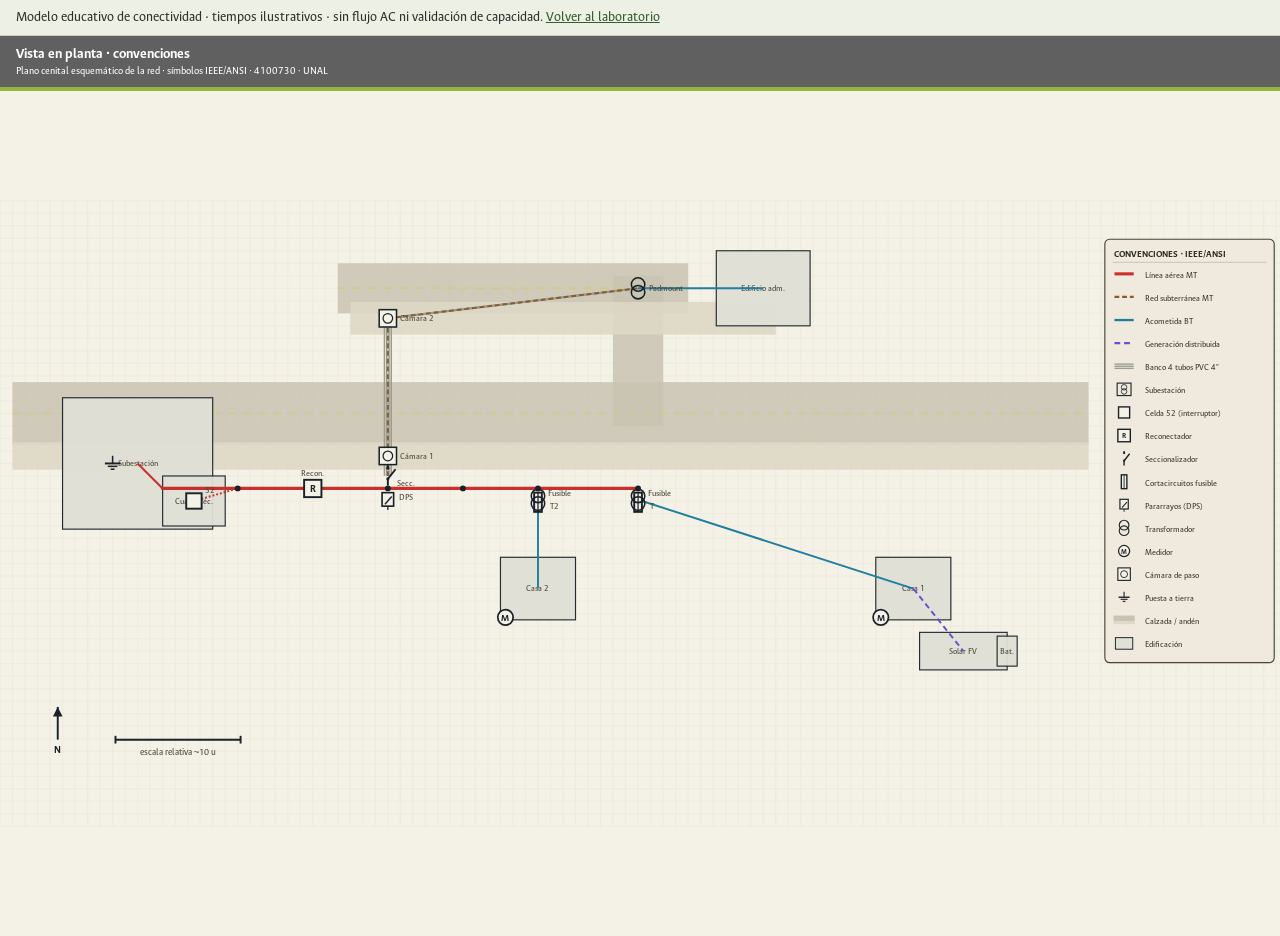
<file: sim/planta.html>
<!DOCTYPE html>
<html lang="es">
<head>
<meta charset="UTF-8">
<meta name="viewport" content="width=device-width, initial-scale=1.0">
<title>Vista en planta · Convenciones · Red de Distribución</title>


<style>
  :root{--ink:#0b0f13;--paper:#f4f1e6;--paper-ink:#1b2129;--grid:#e3ddca;--line:#2a333e;
    --mt:#c9302c;--sub:#8a5a2a;--bt:#1f7fa0;--der:#6b4fd0;--road:#c9c3b2;--walk:#ded8c6;--pvc:#9a9d92;--bldg:#dfe0d6;}
  *{box-sizing:border-box;margin:0;padding:0}
  html,body{height:100%}
  body{font-family:'IBM Plex Mono',monospace;background:var(--ink);color:#E7ECF1;overflow:hidden}
  .app{display:flex;flex-direction:column;height:100vh;height:100dvh}
  header{display:flex;align-items:center;gap:12px;padding:9px 16px;background:#0f151b;border-bottom:1px solid var(--line);flex:0 0 auto}
  h1{font-family:'Space Grotesk';font-size:14.5px;font-weight:600}
  .sub{font-size:10.5px;color:#9AA6B2}
  .stage{flex:1 1 auto;min-height:0;background:var(--paper)}
  #svg{display:block;width:100%;height:100%}
  text{font-family:'IBM Plex Mono',monospace}
</style>
<style>@font-face{font-family:Ancizar;src:url('../assets/unal/ancizar-sans-regular.woff')}@font-face{font-family:Ancizar;src:url('../assets/unal/ancizar-sans-bold.woff');font-weight:700}body,button,select,input,h1,h2,h3{font-family:Ancizar,Arial,sans-serif!important}body{--bg:#f4f6f0;--panel:#fff;--accent:#466b3f;--line:#c9d1bf;--ink:#303431}header{background:#606060!important;color:white!important;border-bottom:4px solid #94b43b!important}header h1,header p{color:white!important}.logo{display:none!important}button,select{min-height:42px!important;font-size:15px!important}button:focus-visible,[tabindex]:focus-visible{outline:3px solid #466b3f;outline-offset:3px}.toolbar{flex-wrap:wrap!important}.log{font-size:14px!important}.foot-note{font-size:13px!important}.course-scope{background:#edf1e5;color:#303431;padding:8px 16px;font:15px Ancizar,Arial,sans-serif;border-bottom:1px solid #c9d1bf}.course-scope a{color:#355d30}@media(prefers-reduced-motion:reduce){*{animation:none!important;transition:none!important}}canvas{touch-action:none}</style><script src="../network-state.js"></script><link rel="stylesheet" href="theme.css"></head>
<body><div class="course-scope">Modelo educativo de conectividad · tiempos ilustrativos · sin flujo AC ni validación de capacidad. <a href="../simulador.html" target="_top">Volver al laboratorio</a></div>
<div class="app">
  <header>
    <div>
      <h1>Vista en planta · <span style="color:#c9302c">convenciones</span></h1>
      <div class="sub">Plano cenital esquemático de la red · símbolos IEEE/ANSI · 4100730 · UNAL</div>
    </div>
  </header>
  <div class="stage"><svg id="svg" viewBox="0 0 1330 650" preserveAspectRatio="xMidYMid meet"></svg></div>
</div>
<script>
const NS="http://www.w3.org/2000/svg",svg=document.getElementById('svg');
const C="#1b2129";
function el(t,a){const n=document.createElementNS(NS,t);for(const k in a)n.setAttribute(k,a[k]);return n;}
function add(t,a){const n=el(t,a);svg.appendChild(n);return n;}
// mapeo coordenadas físicas (X a lo largo de la línea, Z profundidad) -> plano
const S=13, OX=49, OZ=23;
function P(x,z){return [(x+OX)*S,(z+OZ)*S];}
function line(x1,z1,x2,z2,attr){const[a,b]=P(x1,z1),[c,d]=P(x2,z2);return add('line',Object.assign({x1:a,y1:b,x2:c,y2:d},attr));}
function rectZ(x,z,wx,wz,attr){const[a,b]=P(x-wx/2,z-wz/2);return add('rect',Object.assign({x:a,y:b,width:wx*S,height:wz*S},attr));}
function txt(x,z,s,dx,dy,anchor,size){const[a,b]=P(x,z);const t=add('text',{x:a+(dx||0),y:b+(dy||0),'text-anchor':anchor||'middle','font-size':size||10,fill:'#4a4636'});t.textContent=s;return t;}

/* fondo cuadriculado */
(function(){const g=el('g',{});for(let i=0;i<=1330;i+=S)g.appendChild(el('line',{x1:i,y1:0,x2:i,y2:650,stroke:'#e3ddca','stroke-width':.5,opacity:.6}));for(let j=0;j<=650;j+=S)g.appendChild(el('line',{x1:0,y1:j,x2:1330,y2:j,stroke:'#e3ddca','stroke-width':.5,opacity:.6}));svg.appendChild(g);})();

/* ---- Capa vial ---- */
// calzadas (bandas grises) y andenes
rectZ(-5,-6,86,5,{fill:'var(--road)',opacity:.85});                 // avenida principal (bajo ella va el cable MT)
rectZ(-8,-16,28,4,{fill:'var(--road)',opacity:.85});                // calle secundaria
rectZ(2,-11,4,12,{fill:'var(--road)',opacity:.85});                 // conector
rectZ(-5,-2.6,86,2.2,{fill:'var(--walk)',opacity:.9});              // andén de la línea
rectZ(-4,-13.6,34,2.6,{fill:'var(--walk)',opacity:.9});             // andén manzana subterránea
// líneas centrales segmentadas
line(-48,-6,38,-6,{stroke:'#d9c96a','stroke-width':1.4,'stroke-dasharray':'8 8',opacity:.8});
line(-22,-16,6,-16,{stroke:'#d9c96a','stroke-width':1.4,'stroke-dasharray':'8 8',opacity:.8});

/* ---- Edificaciones (huellas) ---- */
function bldg(x,z,wx,wz,label){rectZ(x,z,wx,wz,{fill:'var(--bldg)',stroke:C,'stroke-width':1.2,opacity:.95});const t=txt(x,z,label,0,3,'middle',9);}
bldg(-38,-2,12,10.5,'Subestación');
bldg(-33.5,1,5,4,'Cuarto téc.');
bldg(24,8,6,5,'Casa 1');
bldg(-6,8,6,5,'Casa 2');
bldg(12,-16,7.5,6,'Edificio adm.');
bldg(28,13,7,3,'Solar FV');
bldg(31.5,13,1.6,2.4,'Bat.');

/* ---- Conductores ---- */
// troncal aéreo MT (sobre postes, z=0)
line(-36,0,2,0,{stroke:'var(--mt)','stroke-width':3.4,'stroke-linecap':'round'});
line(-38,-2,-36,0,{stroke:'var(--mt)','stroke-width':2});           // salida S/E a cabecera (cuarto técnico)
line(-33.5,1,-30,0,{stroke:'var(--mt)','stroke-width':2,'stroke-dasharray':'2 2'}); // tubería 4"+bajante celda 52 -> poste
// banco de 4 tubos PVC (subterráneo) + cable XLPE
function ductbank(x1,z1,x2,z2){for(let k=-1.5;k<=1.5;k+=1){const off=k*0.18;line(x1+ (z1===z2?0:off),z1+(z1===z2?off:0),x2+(z1===z2?0:off),z2+(z1===z2?off:0),{stroke:'var(--pvc)','stroke-width':1.6});}}
ductbank(-18,-1,-18,-2.6);ductbank(-18,-2.6,-18,-13.6);ductbank(-18,-13.6,2,-16);
line(-18,-1,-18,-2.6,{stroke:'var(--sub)','stroke-width':2,'stroke-dasharray':'5 3'});
line(-18,-2.6,-18,-13.6,{stroke:'var(--sub)','stroke-width':2,'stroke-dasharray':'5 3'});
line(-18,-13.6,2,-16,{stroke:'var(--sub)','stroke-width':2,'stroke-dasharray':'5 3'});
// acometidas BT
line(2,0.9,24,8,{stroke:'var(--bt)','stroke-width':2});             // trafo 1 -> casa 1
line(-6,0.9,-6,8,{stroke:'var(--bt)','stroke-width':2});           // trafo 2 -> casa 2
line(2,-16,12,-16,{stroke:'var(--bt)','stroke-width':2});          // padmount -> edificio
line(24,8,28,13,{stroke:'var(--der)','stroke-width':2,'stroke-dasharray':'6 4'}); // DER

/* ---- Símbolos IEEE/ANSI ---- */
function sym(id,x,z,dim){const[cx,cy]=P(x,z);const g=add('g',{transform:`translate(${cx},${cy})`});const a=(t,at)=>g.appendChild(el(t,at));
  switch(id){
    case'breaker':a('rect',{x:-8,y:-8,width:16,height:16,fill:'#F4F1E6',stroke:C,'stroke-width':2});break;
    case'reconectador':a('rect',{x:-9,y:-9,width:18,height:18,fill:'#F4F1E6',stroke:C,'stroke-width':2});{const t=el('text',{x:0,y:4,'text-anchor':'middle','font-size':11,'font-weight':600,fill:C});t.textContent='R';g.appendChild(t);}break;
    case'seccionalizador':a('line',{x1:0,y1:10,x2:0,y2:3,stroke:C,'stroke-width':2});a('circle',{cx:0,cy:3,r:1.6,fill:C});a('line',{x1:0,y1:3,x2:8,y2:-7,stroke:C,'stroke-width':2});a('circle',{cx:0,cy:-8,r:1.6,fill:C});a('line',{x1:0,y1:-8,x2:0,y2:-11,stroke:C,'stroke-width':2});break;
    case'fusible':a('rect',{x:-4,y:-10,width:8,height:20,fill:'#F4F1E6',stroke:C,'stroke-width':2});a('line',{x1:0,y1:-10,x2:0,y2:10,stroke:C,'stroke-width':1.3});break;
    case'dps':a('rect',{x:-6,y:-8,width:12,height:14,fill:'#F4F1E6',stroke:C,'stroke-width':1.7});a('line',{x1:-3,y1:4,x2:4,y2:-4,stroke:C,'stroke-width':1.5});a('line',{x1:0,y1:6,x2:0,y2:10,stroke:C,'stroke-width':1.3});break;
    case'trafo':a('circle',{cx:0,cy:-4,r:7,fill:'none',stroke:C,'stroke-width':1.6});a('circle',{cx:0,cy:4,r:7,fill:'none',stroke:C,'stroke-width':1.6});break;
    case'medidor':a('circle',{cx:0,cy:0,r:8,fill:'#F4F1E6',stroke:C,'stroke-width':1.8});{const t=el('text',{x:0,y:4,'text-anchor':'middle','font-size':10,'font-weight':600,fill:C});t.textContent='M';g.appendChild(t);}break;
    case'camara':a('rect',{x:-9,y:-9,width:18,height:18,fill:'#F4F1E6',stroke:C,'stroke-width':1.6});a('circle',{cx:0,cy:0,r:5,fill:'none',stroke:C,'stroke-width':1.3});break;
    case'poste':a('circle',{cx:0,cy:0,r:3,fill:C});break;
    case'tierra':a('line',{x1:0,y1:-8,x2:0,y2:0,stroke:C,'stroke-width':1.6});a('line',{x1:-8,y1:0,x2:8,y2:0,stroke:C,'stroke-width':2});a('line',{x1:-5,y1:3,x2:5,y2:3,stroke:C,'stroke-width':1.6});a('line',{x1:-2,y1:6,x2:2,y2:6,stroke:C,'stroke-width':1.6});break;
    case'se':a('rect',{x:-10,y:-9,width:20,height:18,fill:'none',stroke:C,'stroke-width':1.6});a('circle',{cx:0,cy:-3,r:4,fill:'none',stroke:C,'stroke-width':1.2});a('circle',{cx:0,cy:3,r:4,fill:'none',stroke:C,'stroke-width':1.2});break;
  }
  return g;
}
// postes
[-30,-24,-18,-12,-6,2].forEach(x=>sym('poste',x,0));
// dispositivos
sym('breaker',-33.5,1);txt(-33.5,1,'52',12,-8,'start',9);
sym('reconectador',-24,0);txt(-24,0,'Recon.',0,-13,'middle',9);
sym('dps',-18,0.95);txt(-18,0.95,'DPS',12,0,'start',9);
sym('seccionalizador',-18,-1.0);txt(-18,-1.0,'Secc.',10,10,'start',9);
sym('fusible',2,1.1);txt(2,1.1,'Fusible',10,-6,'start',9);
sym('trafo',2,0.9);txt(2,0.9,'T',12,10,'start',9);
sym('fusible',-6,1.1);txt(-6,1.1,'Fusible',10,-6,'start',9);
sym('trafo',-6,0.9);txt(-6,0.9,'T2',12,10,'start',9);
sym('tierra',-40,-2);
sym('camara',-18,-2.6);txt(-18,-2.6,'Cámara 1',13,3,'start',9);
sym('camara',-18,-13.6);txt(-18,-13.6,'Cámara 2',13,3,'start',9);
sym('trafo',2,-16);txt(2,-16,'Padmount',11,3,'start',9);
sym('medidor',21.4,10.3);sym('medidor',-8.6,10.3);

/* ---- Norte + escala ---- */
(function(){const g=add('g',{transform:'translate(60,560)'});
  g.appendChild(el('line',{x1:0,y1:0,x2:0,y2:-34,stroke:C,'stroke-width':2}));
  g.appendChild(el('path',{d:'M0,-34 L-5,-24 L5,-24 Z',fill:C}));
  const t=el('text',{x:0,y:14,'text-anchor':'middle','font-size':11,'font-weight':600,fill:C});t.textContent='N';g.appendChild(t);
})();
(function(){const g=add('g',{transform:'translate(120,560)'});const len=10*S; // 10 m aprox
  g.appendChild(el('line',{x1:0,y1:0,x2:len,y2:0,stroke:C,'stroke-width':2}));
  g.appendChild(el('line',{x1:0,y1:-4,x2:0,y2:4,stroke:C,'stroke-width':2}));
  g.appendChild(el('line',{x1:len,y1:-4,x2:len,y2:4,stroke:C,'stroke-width':2}));
  const t=el('text',{x:len/2,y:16,'text-anchor':'middle','font-size':10,fill:'#4a4636'});t.textContent='escala relativa ~10 u';g.appendChild(t);
})();

/* ---- Recuadro de convenciones ---- */
(function(){
  const bx=1148,by=40,bw=176,rh=24;
  const rows=[
    ['ln-mt','Línea aérea MT'],['ln-sub','Red subterránea MT'],['ln-bt','Acometida BT'],['ln-der','Generación distribuida'],
    ['duct','Banco 4 tubos PVC 4"'],['se','Subestación'],['breaker','Celda 52 (interruptor)'],['reconectador','Reconectador'],
    ['seccionalizador','Seccionalizador'],['fusible','Cortacircuitos fusible'],['dps','Pararrayos (DPS)'],['trafo','Transformador'],
    ['medidor','Medidor'],['camara','Cámara de paso'],['tierra','Puesta a tierra'],['road','Calzada / andén'],['bldg','Edificación']
  ];
  const g=add('g',{});
  g.appendChild(el('rect',{x:bx,y:by,width:bw,height:32+rows.length*rh,fill:'#efeadd',stroke:'#4a4636','stroke-width':1.2,rx:5}));
  const t=el('text',{x:bx+10,y:by+18,'font-size':10,'font-weight':700,fill:'#2b2a22'});t.textContent='CONVENCIONES · IEEE/ANSI';g.appendChild(t);
  g.appendChild(el('line',{x1:bx+8,y1:by+24,x2:bx+bw-8,y2:by+24,stroke:'#c9c3ad','stroke-width':1}));
  rows.forEach((r,i)=>{const ry=by+36+i*rh,sx=bx+20;const gg=el('g',{});g.appendChild(gg);
    const put=(t,at)=>gg.appendChild(el(t,at));
    if(r[0]==='ln-mt')put('line',{x1:sx-10,y1:ry,x2:sx+10,y2:ry,stroke:'#c9302c','stroke-width':3.2});
    else if(r[0]==='ln-sub')put('line',{x1:sx-10,y1:ry,x2:sx+10,y2:ry,stroke:'#8a5a2a','stroke-width':2.4,'stroke-dasharray':'5 3'});
    else if(r[0]==='ln-bt')put('line',{x1:sx-10,y1:ry,x2:sx+10,y2:ry,stroke:'#1f7fa0','stroke-width':2.4});
    else if(r[0]==='ln-der')put('line',{x1:sx-10,y1:ry,x2:sx+10,y2:ry,stroke:'#6b4fd0','stroke-width':2.4,'stroke-dasharray':'6 4'});
    else if(r[0]==='duct'){for(let k=-1;k<=1;k++)put('line',{x1:sx-10,y1:ry+k*2.2,x2:sx+10,y2:ry+k*2.2,stroke:'#9a9d92','stroke-width':1.4});}
    else if(r[0]==='road'){put('rect',{x:sx-11,y:ry-5,width:22,height:6,fill:'#c9c3b2'});put('rect',{x:sx-11,y:ry+1,width:22,height:3,fill:'#ded8c6'});}
    else if(r[0]==='bldg')put('rect',{x:sx-9,y:ry-6,width:18,height:12,fill:'#dfe0d6',stroke:C,'stroke-width':1});
    else {const wrap=el('g',{transform:`translate(${sx},${ry}) scale(0.72)`});wrap.appendChild(sym2(r[0]));gg.appendChild(wrap);}
    const tx=el('text',{x:bx+42,y:ry+4,'font-size':9,fill:'#3a382c'});tx.textContent=r[1];gg.appendChild(tx);
  });
})();
// símbolo aislado para la leyenda (mismo trazo que sym pero sin mapear)
function sym2(id){const g=el('g',{});const a=(t,at)=>g.appendChild(el(t,at));
  switch(id){
    case'breaker':a('rect',{x:-8,y:-8,width:16,height:16,fill:'#F4F1E6',stroke:C,'stroke-width':2});break;
    case'reconectador':a('rect',{x:-9,y:-9,width:18,height:18,fill:'#F4F1E6',stroke:C,'stroke-width':2});{const t=el('text',{x:0,y:4,'text-anchor':'middle','font-size':11,'font-weight':600,fill:C});t.textContent='R';g.appendChild(t);}break;
    case'seccionalizador':a('line',{x1:0,y1:10,x2:0,y2:3,stroke:C,'stroke-width':2});a('circle',{cx:0,cy:3,r:1.6,fill:C});a('line',{x1:0,y1:3,x2:8,y2:-7,stroke:C,'stroke-width':2});a('circle',{cx:0,cy:-8,r:1.6,fill:C});a('line',{x1:0,y1:-8,x2:0,y2:-11,stroke:C,'stroke-width':2});break;
    case'fusible':a('rect',{x:-4,y:-10,width:8,height:20,fill:'#F4F1E6',stroke:C,'stroke-width':2});a('line',{x1:0,y1:-10,x2:0,y2:10,stroke:C,'stroke-width':1.3});break;
    case'dps':a('rect',{x:-6,y:-8,width:12,height:14,fill:'#F4F1E6',stroke:C,'stroke-width':1.7});a('line',{x1:-3,y1:4,x2:4,y2:-4,stroke:C,'stroke-width':1.5});a('line',{x1:0,y1:6,x2:0,y2:10,stroke:C,'stroke-width':1.3});break;
    case'trafo':a('circle',{cx:0,cy:-4,r:7,fill:'none',stroke:C,'stroke-width':1.6});a('circle',{cx:0,cy:4,r:7,fill:'none',stroke:C,'stroke-width':1.6});break;
    case'medidor':a('circle',{cx:0,cy:0,r:8,fill:'#F4F1E6',stroke:C,'stroke-width':1.8});{const t=el('text',{x:0,y:4,'text-anchor':'middle','font-size':10,'font-weight':600,fill:C});t.textContent='M';g.appendChild(t);}break;
    case'camara':a('rect',{x:-9,y:-9,width:18,height:18,fill:'#F4F1E6',stroke:C,'stroke-width':1.6});a('circle',{cx:0,cy:0,r:5,fill:'none',stroke:C,'stroke-width':1.3});break;
    case'tierra':a('line',{x1:0,y1:-8,x2:0,y2:0,stroke:C,'stroke-width':1.6});a('line',{x1:-8,y1:0,x2:8,y2:0,stroke:C,'stroke-width':2});a('line',{x1:-5,y1:3,x2:5,y2:3,stroke:C,'stroke-width':1.6});a('line',{x1:-2,y1:6,x2:2,y2:6,stroke:C,'stroke-width':1.6});break;
    case'se':a('rect',{x:-10,y:-9,width:20,height:18,fill:'none',stroke:C,'stroke-width':1.6});a('circle',{cx:0,cy:-3,r:4,fill:'none',stroke:C,'stroke-width':1.2});a('circle',{cx:0,cy:3,r:4,fill:'none',stroke:C,'stroke-width':1.2});break;
  }
  return g;
}
</script>
</body>
</html>
</file>
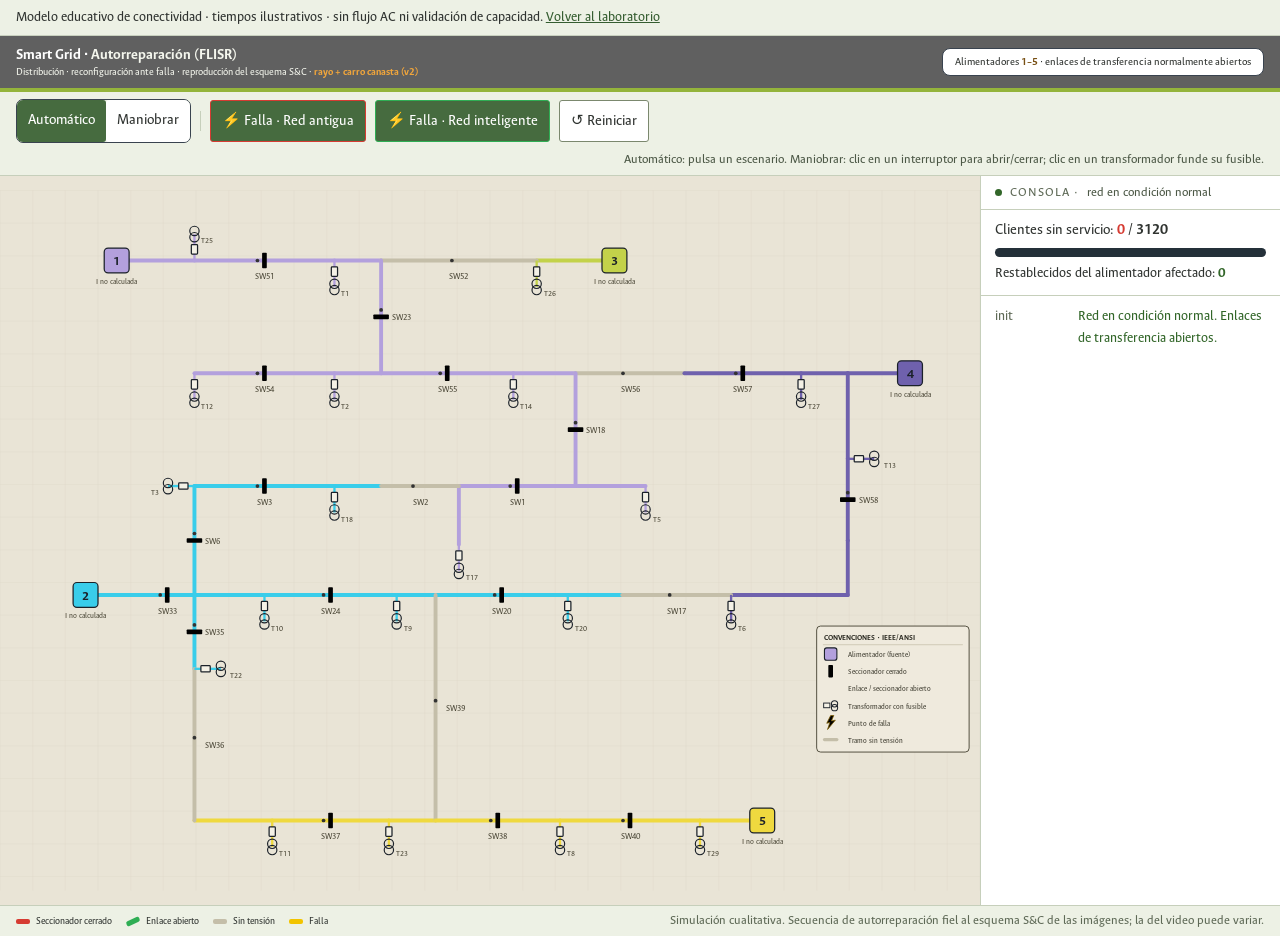
<file: sim/smart.html>
<!DOCTYPE html>
<html lang="es">
<head>
<meta charset="UTF-8">
<meta name="viewport" content="width=device-width, initial-scale=1.0">
<title>Smart Grid · Autorreparación · Distribución</title>


<style>
  :root{
    --ink:#0b0f13; --panel:#12181e; --line:#2a333e; --line2:#39434f;
    --text:#E7ECF1; --dim:#9AA6B2; --mut:#6C7885;
    --paper:#e9e4d6; --paper-ink:#1b2129; --paper-grid:#d8d2c0;
    --f1:#b3a0dd; --f2:#39cdea; --f3:#c3d24a; --f4:#6f61ad; --f5:#efd93f;
    --dead:#c4bea9; --closed:#d63b32; --open:#2fae54; --fault:#f2c400; --ok:#3BB273; --amber:#F2A63B;
  }
  *{box-sizing:border-box;margin:0;padding:0}
  html,body{height:100%}
  body{font-family:'Inter',system-ui,sans-serif;background:var(--ink);color:var(--text);overflow:hidden;-webkit-font-smoothing:antialiased}
  .app{display:flex;flex-direction:column;height:100vh;height:100dvh}
  header{display:flex;align-items:center;gap:14px;padding:9px 16px;background:linear-gradient(180deg,#0f151b,#0b1015);border-bottom:1px solid var(--line);flex:0 0 auto}
  .brand h1{font-family:'Space Grotesk';font-size:15px;font-weight:600}
  .brand .sub{font-size:10.5px;color:var(--dim)}
  .brand .accent{color:var(--f2)}
  .badge{margin-left:auto;font-family:'IBM Plex Mono';font-size:11px;color:var(--text);background:var(--panel);border:1px solid var(--line2);border-radius:8px;padding:6px 12px}
  .badge b{color:var(--amber)}

  .toolbar{display:flex;align-items:center;gap:9px;flex-wrap:wrap;padding:7px 16px;background:#0e141a;border-bottom:1px solid var(--line);flex:0 0 auto;font-family:'IBM Plex Mono';font-size:11px}
  .seg{display:flex;border:1px solid var(--line2);border-radius:7px;overflow:hidden}
  .seg button{background:transparent;color:var(--dim);border:0;padding:5px 11px;font:inherit;cursor:pointer}
  .seg button[aria-pressed="true"]{background:#25313d;color:#fff}
  .tb-btn{background:var(--panel);color:var(--text);border:1px solid var(--line2);border-radius:6px;padding:6px 11px;font:inherit;cursor:pointer}
  .tb-btn:hover{border-color:var(--amber)}
  .tb-btn.old{border-color:var(--closed)}
  .tb-btn.smart{border-color:var(--open)}
  .tb-btn.primary:disabled{opacity:.45;cursor:default}
  .hint{color:var(--mut);margin-left:auto;font-size:10px}

  .stage{flex:1 1 auto;min-height:0;position:relative;background:var(--ink);display:flex}
  .diagram{flex:1 1 auto;min-width:0;background:var(--paper);position:relative}
  #svg{display:block;width:100%;height:100%}
  .sw{cursor:pointer}
  .tr{cursor:pointer}
  .flash{position:absolute;inset:0;background:#fff;opacity:0;transition:opacity .12s;pointer-events:none}

  aside{flex:0 0 300px;background:var(--panel);border-left:1px solid var(--line);display:flex;flex-direction:column;min-height:0}
  .console-hd{display:flex;align-items:center;gap:8px;padding:8px 14px;border-bottom:1px solid var(--line);font-family:'IBM Plex Mono';font-size:10px;letter-spacing:1px;text-transform:uppercase;color:var(--mut)}
  .dot{width:7px;height:7px;border-radius:50%;background:var(--ok)}
  .dot.busy{background:var(--amber);animation:pulse 1s infinite}
  @keyframes pulse{50%{opacity:.35}}
  .counters{padding:12px 14px;border-bottom:1px solid var(--line);display:flex;flex-direction:column;gap:8px}
  .cbig{font-family:'Space Grotesk';font-size:15px}
  .cbig .n{font-family:'IBM Plex Mono';font-weight:600}
  .cbig .out{color:var(--closed)}
  .cbig .res{color:var(--ok)}
  .bar{height:9px;border-radius:5px;background:#243039;overflow:hidden}
  .bar > i{display:block;height:100%;background:var(--closed);width:0;transition:width .4s}
  .log{flex:1 1 auto;overflow-y:auto;padding:8px 14px;font-family:'IBM Plex Mono';font-size:11px;line-height:1.55}
  .log .ln{display:flex;gap:9px;padding:2px 0}
  .log .t{color:var(--mut);flex:0 0 74px}
  .log .m{color:var(--dim)}
  .log .ln.trip .m{color:var(--closed)}
  .log .ln.iso .m{color:var(--amber)}
  .log .ln.restore .m{color:var(--ok)}
  .log .ln.head .m{color:var(--text);font-weight:600}

  footer{flex:0 0 auto;display:flex;flex-wrap:wrap;gap:14px;align-items:center;padding:7px 16px;background:#0d1319;border-top:1px solid var(--line);font-size:11px;color:var(--dim)}
  .leg{display:flex;align-items:center;gap:6px;font-family:'IBM Plex Mono';font-size:10px}
  .sw-s{width:14px;height:5px;border-radius:2px}
  .foot-note{margin-left:auto;color:var(--mut);font-size:10px}
  @media (max-width:940px){aside{flex-basis:240px}}
  @media (prefers-reduced-motion:reduce){*{transition:none!important;animation:none!important}}
  :focus-visible{outline:2px solid var(--amber);outline-offset:2px}
</style>
<style>@font-face{font-family:Ancizar;src:url('../assets/unal/ancizar-sans-regular.woff')}@font-face{font-family:Ancizar;src:url('../assets/unal/ancizar-sans-bold.woff');font-weight:700}body,button,select,input,h1,h2,h3{font-family:Ancizar,Arial,sans-serif!important}body{--bg:#f4f6f0;--panel:#fff;--accent:#466b3f;--line:#c9d1bf;--ink:#303431}header{background:#606060!important;color:white!important;border-bottom:4px solid #94b43b!important}header h1,header p{color:white!important}.logo{display:none!important}button,select{min-height:42px!important;font-size:15px!important}button:focus-visible,[tabindex]:focus-visible{outline:3px solid #466b3f;outline-offset:3px}.toolbar{flex-wrap:wrap!important}.log{font-size:14px!important}.foot-note{font-size:13px!important}.course-scope{background:#edf1e5;color:#303431;padding:8px 16px;font:15px Ancizar,Arial,sans-serif;border-bottom:1px solid #c9d1bf}.course-scope a{color:#355d30}@media(prefers-reduced-motion:reduce){*{animation:none!important;transition:none!important}}canvas{touch-action:none}</style><script src="../network-state.js"></script><link rel="stylesheet" href="theme.css"></head>
<body><div class="course-scope">Modelo educativo de conectividad · tiempos ilustrativos · sin flujo AC ni validación de capacidad. <a href="../simulador.html" target="_top">Volver al laboratorio</a></div>
<div class="app">
  <header>
    <div class="brand">
      <h1>Smart Grid · <span class="accent">Autorreparación (FLISR)</span></h1>
      <div class="sub">Distribución · reconfiguración ante falla · reproducción del esquema S&amp;C · <b style="color:#F2A63B">rayo + carro canasta (v2)</b></div>
    </div>
    <div class="badge">Alimentadores <b>1–5</b> · enlaces de transferencia normalmente abiertos</div>
  </header>

  <div class="toolbar">
    <div class="seg" role="group" aria-label="Modo">
      <button id="modeAuto" aria-pressed="true">Automático</button>
      <button id="modeManual" aria-pressed="false">Maniobrar</button>
    </div>
    <span style="width:1px;height:20px;background:var(--line)"></span>
    <button class="tb-btn old primary" id="btnOld">⚡ Falla · Red antigua</button>
    <button class="tb-btn smart primary" id="btnSmart">⚡ Falla · Red inteligente</button>
    <button class="tb-btn" id="btnReset">↺ Reiniciar</button>
    <span class="hint" id="hint">Automático: pulsa un escenario. Maniobrar: clic en un interruptor para abrir/cerrar; clic en un transformador funde su fusible.</span>
  </div>

  <div class="stage">
    <div class="diagram" id="diagram">
      <svg id="svg" viewBox="0 0 1260 900" preserveAspectRatio="xMidYMid meet"></svg>
      <div class="flash" id="flash"></div>
    </div>
    <aside>
      <div class="console-hd"><span class="dot" id="stDot"></span>Consola · <span id="stText" style="text-transform:none;letter-spacing:0;color:var(--dim)">red en condición normal</span></div>
      <div class="counters">
        <div class="cbig">Clientes sin servicio: <span class="n out" id="cOut">0</span> / <span class="n" id="cTot">2000</span></div>
        <div class="bar"><i id="cBar"></i></div>
        <div class="cbig" style="font-size:14px">Restablecidos del alimentador afectado: <span class="n res" id="cRes">0</span></div>
      </div>
      <div class="log" id="log"></div>
    </aside>
  </div>

  <footer>
    <span class="leg"><span class="sw-s" style="background:var(--closed)"></span>Seccionador cerrado</span>
    <span class="leg"><span class="sw-s" style="background:var(--open);transform:rotate(-25deg)"></span>Enlace abierto</span>
    <span class="leg"><span class="sw-s" style="background:var(--dead)"></span>Sin tensión</span>
    <span class="leg"><span class="sw-s" style="background:var(--fault)"></span>Falla</span>
    <span class="foot-note">Simulación cualitativa. Secuencia de autorreparación fiel al esquema S&amp;C de las imágenes; la del video puede variar.</span>
  </footer>
</div>

<script>
/* ===================== DATOS ===================== */
const FCOL={1:'#b3a0dd',2:'#39cdea',3:'#c3d24a',4:'#6f61ad',5:'#efd93f',dead:'#c4bea9'};
// nodos [x,y]
const N={
  src1:[150,90],t25:[250,90],t1:[430,90],j1:[490,90],t26:[690,90],src3:[790,90],
  t12:[250,235],t2:[430,235],j2:[490,235],t14:[660,235],j2b:[740,235],n56:[880,235],t27:[1030,235],j4top:[1090,235],src4:[1170,235],
  t3:[250,380],t18:[430,380],jcu:[490,380],
  jll:[590,380],j3:[740,380],t5:[830,380],t17n:[590,455],
  src2:[110,520],n2a:[180,520],n2b:[250,520],t10:[340,520],t9:[510,520],n20:[560,520],t20:[730,520],n17:[800,520],t6:[940,520],jf4:[1090,520],
  t13:[1090,345],n58:[1090,450],
  n35:[250,615],yA:[250,810],
  j5by:[560,810],t11:[350,810],t23:[500,810],t8:[720,810],t29:[900,810],src5:[980,810]
};
// líneas (siempre conducen)
const LINES=[
  ['src1','t25'],['t1','j1'],['t26','src3'],
  ['t2','j2'],['t14','j2b'],['t27','j4top'],['j4top','src4'],
  ['t18','jcu'],
  ['j3','t5'],['jll','t17n'],
  ['src2','n2a'],['n2b','t10'],['t9','n20'],['t20','n17'],['t6','jf4'],
  ['j4top','t13'],['n58','jf4'],
  ['yA','t11'],['t23','j5by'],['t29','src5']
];
// interruptores {id,a,b,tie,open}
const SW=[
  {id:'SW51',a:'t25',b:'t1'},{id:'SW52',a:'j1',b:'t26',tie:1},
  {id:'SW23',a:'j1',b:'j2'},
  {id:'SW54',a:'t12',b:'t2'},{id:'SW55',a:'j2',b:'t14'},
  {id:'SW56',a:'j2b',b:'n56',tie:1},{id:'SW57',a:'n56',b:'t27'},
  {id:'SW18',a:'j2b',b:'j3'},{id:'SW1',a:'jll',b:'j3'},{id:'SW2',a:'jcu',b:'jll',tie:1},
  {id:'SW3',a:'t3',b:'t18'},{id:'SW6',a:'t3',b:'n2b'},
  {id:'SW33',a:'n2a',b:'n2b'},{id:'SW24',a:'t10',b:'t9'},{id:'SW20',a:'n20',b:'t20'},
  {id:'SW17',a:'n17',b:'t6',tie:1},{id:'SW58',a:'t13',b:'n58'},
  {id:'SW35',a:'n2b',b:'n35'},{id:'SW36',a:'n35',b:'yA',tie:1},{id:'SW39',a:'n20',b:'j5by',tie:1},
  {id:'SW37',a:'t11',b:'t23'},{id:'SW38',a:'j5by',b:'t8'},{id:'SW40',a:'t8',b:'t29'}
];
SW.forEach(s=>{s.open=!!s.tie;});   // enlaces abiertos; seccionadores cerrados
// transformadores con fusible {id,node,dir,cust}
const TR=[
  {id:'T25',node:'t25',dir:'u',cust:80},{id:'T1',node:'t1',dir:'d',cust:80},{id:'T26',node:'t26',dir:'d',cust:60},
  {id:'T12',node:'t12',dir:'d',cust:80},{id:'T2',node:'t2',dir:'d',cust:90},{id:'T14',node:'t14',dir:'d',cust:90},{id:'T27',node:'t27',dir:'d',cust:60},
  {id:'T3',node:'t3',dir:'l',cust:250},{id:'T18',node:'t18',dir:'d',cust:250},
  {id:'T5',node:'t5',dir:'d',cust:90},{id:'T17',node:'t17n',dir:'d',cust:80},
  {id:'T10',node:'t10',dir:'d',cust:400},{id:'T9',node:'t9',dir:'d',cust:400},{id:'T20',node:'t20',dir:'d',cust:350},{id:'T6',node:'t6',dir:'d',cust:100},
  {id:'T13',node:'t13',dir:'r',cust:80},{id:'T22',node:'n35',dir:'r',cust:250},
  {id:'T11',node:'t11',dir:'d',cust:90},{id:'T23',node:'t23',dir:'d',cust:90},{id:'T8',node:'t8',dir:'d',cust:90},{id:'T29',node:'t29',dir:'d',cust:60}
];
TR.forEach(t=>t.blown=false);
const SRC=[
  {f:1,node:'src1',cur:'120 A',on:true},{f:2,node:'src2',cur:'240 A',on:true},
  {f:3,node:'src3',cur:'0 A',on:true},{f:4,node:'src4',cur:'40 A',on:true},{f:5,node:'src5',cur:'60 A',on:true}
];
const FAULT={edge:null};   // {a,b} arista fallada

/* ===================== SVG ===================== */
const NS="http://www.w3.org/2000/svg", svg=document.getElementById('svg');
function el(t,a){const n=document.createElementNS(NS,t);for(const k in a)n.setAttribute(k,a[k]);return n;}
function mid(a,b){return [(N[a][0]+N[b][0])/2,(N[a][1]+N[b][1])/2];}
function horiz(a,b){return Math.abs(N[a][1]-N[b][1])<Math.abs(N[a][0]-N[b][0]);}

// fondo
(function(){const g=el('g',{});for(let x=0;x<=1260;x+=42)g.appendChild(el('line',{x1:x,y1:0,x2:x,y2:900,stroke:'#d8d2c0','stroke-width':.5,opacity:.5}));for(let y=0;y<=900;y+=42)g.appendChild(el('line',{x1:0,y1:y,x2:1260,y2:y,stroke:'#d8d2c0','stroke-width':.5,opacity:.5}));svg.appendChild(g);})();

// líneas + interruptores: capa base (líneas), luego marcadores
const EDGES=[];   // {a,b,kind,ref,el}
LINES.forEach(([a,b])=>{const ln=el('line',{x1:N[a][0],y1:N[a][1],x2:N[b][0],y2:N[b][1],stroke:FCOL.dead,'stroke-width':5,'stroke-linecap':'round'});svg.appendChild(ln);EDGES.push({a,b,kind:'line',el:ln});});
SW.forEach(s=>{const ln=el('line',{x1:N[s.a][0],y1:N[s.a][1],x2:N[s.b][0],y2:N[s.b][1],stroke:FCOL.dead,'stroke-width':5,'stroke-linecap':'round'});svg.appendChild(ln);s.line=ln;EDGES.push({a:s.a,b:s.b,kind:'sw',ref:s,el:ln});});

// marcadores de interruptor
SW.forEach(s=>{
  const [mx,my]=mid(s.a,s.b),h=horiz(s.a,s.b);
  const g=el('g',{class:'sw',tabindex:0,role:'button','aria-label':s.id});
  const bar=h?el('rect',{x:mx-3,y:my-10,width:6,height:20,rx:1}):el('rect',{x:mx-10,y:my-3,width:20,height:6,rx:1});
  bar.setAttribute('fill',FCOL.closed);g.appendChild(bar);s.bar=bar;
  const blade=h?el('line',{x1:mx-9,y1:my,x2:mx+6,y2:my-13}):el('line',{x1:mx,y1:my-9,x2:mx+13,y2:my+6});
  blade.setAttribute('stroke',FCOL.open);blade.setAttribute('stroke-width',4);blade.setAttribute('stroke-linecap','round');g.appendChild(blade);s.blade=blade;
  g.appendChild(el('circle',{cx:h?mx-9:mx,cy:h?my:my-9,r:2.4,fill:'#333'}));
  const lb=el('text',{x:mx+(h?0:14),y:my+(h?24:4),'text-anchor':h?'middle':'start','font-family':"'IBM Plex Mono'",'font-size':11,fill:'#4a4636'});lb.textContent=s.id;g.appendChild(lb);
  const act=()=>{if(mode!=='manual'||playing)return;safeToggle(s);};
  g.addEventListener('click',e=>{e.stopPropagation();act();});
  g.addEventListener('keydown',e=>{if(e.key==='Enter'||e.key===' '){e.preventDefault();act();}});
  svg.appendChild(g);
});

// transformadores con fusible
TR.forEach(t=>{
  const [x,y]=N[t.node];const d=t.dir;const L=34;
  const dx=d==='l'?-L:d==='r'?L:0, dy=d==='d'?L:d==='u'?-L:0;
  const g=el('g',{class:'tr',tabindex:0,role:'button','aria-label':t.id});
  const stub=el('line',{x1:x,y1:y,x2:x+dx,y2:y+dy,stroke:FCOL.dead,'stroke-width':3});g.appendChild(stub);t.stub=stub;
  // fusible (rectángulo con línea) a mitad del stub
  const fx=x+dx*0.42, fy=y+dy*0.42;
  const fuse=(dx!==0)?el('rect',{x:fx-6,y:fy-4,width:12,height:8,rx:1}):el('rect',{x:fx-4,y:fy-6,width:8,height:12,rx:1});
  fuse.setAttribute('fill','#F4F1E6');fuse.setAttribute('stroke','#1b2129');fuse.setAttribute('stroke-width',1.6);g.appendChild(fuse);t.fuse=fuse;
  // transformador (dos círculos)
  const cx=x+dx, cy=y+dy;
  const c1=el('circle',{cx:cx-(dx?0:0),cy:cy-(dx?4:4),r:6,fill:'none',stroke:'#1b2129','stroke-width':1.5});
  const c2=el('circle',{cx:cx,cy:cy+4,r:6,fill:'none',stroke:'#1b2129','stroke-width':1.5});g.appendChild(c1);g.appendChild(c2);
  const lb=el('text',{x:cx+(d==='r'?12:d==='l'?-12:9),y:cy+12,'text-anchor':d==='l'?'end':'start','font-family':"'IBM Plex Mono'",'font-size':10,fill:'#4a4636'});lb.textContent=t.id;g.appendChild(lb);
  const act=()=>{if(mode!=='manual'||playing)return;t.blown=!t.blown;render();log('fusible',t.id+': fusible '+(t.blown?'FUNDIDO':'repuesto'),t.blown?'trip':'restore');};
  g.addEventListener('click',e=>{e.stopPropagation();act();});
  g.addEventListener('keydown',e=>{if(e.key==='Enter'||e.key===' '){e.preventDefault();act();}});
  svg.appendChild(g);
});

// fuentes (alimentadores)
SRC.forEach(s=>{
  const [x,y]=N[s.node];const g=el('g',{});
  g.appendChild(el('rect',{x:x-16,y:y-16,width:32,height:32,rx:5,fill:FCOL[s.f],stroke:'#1b2129','stroke-width':1.6}));
  const t=el('text',{x:x,y:y+6,'text-anchor':'middle','font-family':"'Space Grotesk'",'font-size':17,'font-weight':700,fill:'#1b2129'});t.textContent=s.f;g.appendChild(t);
  const c=el('text',{x:x,y:y+30,'text-anchor':'middle','font-family':"'IBM Plex Mono'",'font-size':10,fill:'#4a4636'});c.textContent='I no calculada';g.appendChild(c);
  svg.appendChild(g);
});

// bolt de falla
const boltEl=el('path',{d:'M0,0 L-9,16 L-2,15 L-6,30 L11,10 L2,11 L8,0 Z',fill:FCOL.fault,stroke:'#7a5a00','stroke-width':1.2,opacity:0});
svg.appendChild(boltEl);
function showBolt(a,b){const [mx,my]=mid(a,b);boltEl.setAttribute('transform',`translate(${mx-2},${my-34})`);boltEl.setAttribute('opacity','1');}
function hideBolt(){boltEl.setAttribute('opacity','0');}

/* ===================== RAYO (destello + sonido) ===================== */
let boltG=null,actx=null;
function thunder(){/* Audio disabled by default for classroom use. */}
function makeBoltG(x){let d='M'+x+',18',cy=18;for(let i=1;i<=8;i++){cy=18+(494-18)*i/8;const cx=(x+(Math.random()-0.5)*46*(1-i/8)).toFixed(0);d+=' L'+cx+','+cy.toFixed(0);}const g=el('g',{});g.appendChild(el('path',{d,fill:'none',stroke:'#8fbcff','stroke-width':7,opacity:.5,'stroke-linecap':'round'}));g.appendChild(el('path',{d,fill:'none',stroke:'#eaf4ff','stroke-width':2.6,'stroke-linecap':'round'}));svg.appendChild(g);return g;}
function clearBoltG(){if(boltG){boltG.remove();boltG=null;}}
function lightningStrike(a,b){return new Promise(res=>{const [mx]=mid(a,b),fl=document.getElementById('flash');thunder();let n=0;(function tick(){n++;clearBoltG();if(n<=5){boltG=makeBoltG(mx);if(fl){fl.style.opacity=n%2?'0.9':'0.45';setTimeout(()=>{if(fl)fl.style.opacity='0';},70);}setTimeout(tick,95);}else{clearBoltG();showBolt(a,b);setTimeout(res,160);}})();});}

/* ===================== CARRO CANASTA ===================== */
const truck=el('g',{opacity:0});svg.appendChild(truck);
let truckArm,truckBkt;
(function buildTruck(){const a=(t,at)=>truck.appendChild(el(t,at));
  a('rect',{x:0,y:-16,width:38,height:12,rx:2,fill:'#e0a53a',stroke:'#1b2129','stroke-width':1.4});
  a('rect',{x:38,y:-24,width:16,height:20,rx:2,fill:'#d9d3c4',stroke:'#1b2129','stroke-width':1.4});
  a('rect',{x:40,y:-22,width:12,height:8,rx:1,fill:'#8fb8cc',stroke:'#1b2129','stroke-width':1});
  a('circle',{cx:9,cy:0,r:5,fill:'#2a2f34',stroke:'#1b2129','stroke-width':1.2});
  a('circle',{cx:30,cy:0,r:5,fill:'#2a2f34',stroke:'#1b2129','stroke-width':1.2});
  a('circle',{cx:46,cy:0,r:5,fill:'#2a2f34',stroke:'#1b2129','stroke-width':1.2});
  a('rect',{x:12,y:-22,width:6,height:8,rx:1,fill:'#c58f2a',stroke:'#1b2129','stroke-width':1});
  truckArm=a('line',{x1:15,y1:-20,x2:34,y2:-18,stroke:'#b5842a','stroke-width':4,'stroke-linecap':'round'});
  truckBkt=a('rect',{x:28,y:-24,width:10,height:8,rx:1.5,fill:'#f0d64a',stroke:'#1b2129','stroke-width':1.4});
})();
const easeS=k=>k*k*(3-2*k);
const sleep=ms=>new Promise(r=>setTimeout(r,ms));
function tween(dur,fn){return new Promise(res=>{const t0=performance.now();(function fr(now){const k=Math.min(1,(now-t0)/dur);fn(k);if(k<1)requestAnimationFrame(fr);else res();})(performance.now());});}
const TRUCK_STOP=232;   // se detiene junto a la falla (punto ~295 sobre la línea y=520)
function setTruck(tx,ext){truck.setAttribute('transform','translate('+tx+',560)');
  const bx=(1-ext)*34+ext*(295-tx),by=(1-ext)*(-18)+ext*(-40);
  if(truckArm){truckArm.setAttribute('x2',bx);truckArm.setAttribute('y2',by);}
  if(truckBkt){truckBkt.setAttribute('x',bx-5);truckBkt.setAttribute('y',by-4);}
}
function hideTruck(){truck.setAttribute('opacity','0');setTruck(-120,0);}
function spark(){const s=el('circle',{cx:295,cy:520,r:3,fill:'#fff2a8',opacity:1});svg.appendChild(s);let o=1;const iv=setInterval(()=>{o-=0.12;s.setAttribute('opacity',Math.max(0,o));s.setAttribute('r',3+(1-o)*8);if(o<=0){clearInterval(iv);s.remove();}},40);}
async function dispatchTruck(onRepair){
  truck.setAttribute('opacity','1');setTruck(-120,0);
  await tween(1500,k=>setTruck(-120+(TRUCK_STOP+120)*easeS(k),0));
  await tween(800,k=>setTruck(TRUCK_STOP,easeS(k)));
  spark();if(onRepair)onRepair();render();
  await sleep(800);
  await tween(600,k=>setTruck(TRUCK_STOP,1-easeS(k)));
  await tween(1500,k=>setTruck(TRUCK_STOP+(1400-TRUCK_STOP)*easeS(k),0));
  truck.setAttribute('opacity','0');
}

/* ===================== RECUADRO DE CONVENCIONES ===================== */
(function legend(){
  const bx=1050,by=560,bw=196,rh=22,rows=[
    ['src','Alimentador (fuente)'],['closed','Seccionador cerrado'],['open','Enlace / seccionador abierto'],
    ['trf','Transformador con fusible'],['fault','Punto de falla'],['dead','Tramo sin tensión']
  ];
  const g=el('g',{});
  g.appendChild(el('rect',{x:bx,y:by,width:bw,height:30+rows.length*rh,fill:'#efeadd',stroke:'#4a4636','stroke-width':1.2,rx:5}));
  const t=el('text',{x:bx+10,y:by+18,'font-family':"'IBM Plex Mono'",'font-size':10,'font-weight':700,fill:'#2b2a22'});t.textContent='CONVENCIONES · IEEE/ANSI';g.appendChild(t);
  g.appendChild(el('line',{x1:bx+8,y1:by+24,x2:bx+bw-8,y2:by+24,stroke:'#c9c3ad','stroke-width':1}));
  rows.forEach((r,i)=>{const ry=by+36+i*rh,sx=bx+18;
    if(r[0]==='src'){g.appendChild(el('rect',{x:sx-8,y:ry-8,width:16,height:16,rx:3,fill:FCOL[1],stroke:'#1b2129','stroke-width':1.4}));}
    else if(r[0]==='closed'){g.appendChild(el('rect',{x:sx-3,y:ry-8,width:6,height:16,rx:1,fill:FCOL.closed}));}
    else if(r[0]==='open'){g.appendChild(el('line',{x1:sx-8,y1:ry+3,x2:sx+6,y2:ry-9,stroke:FCOL.open,'stroke-width':3.5,'stroke-linecap':'round'}));}
    else if(r[0]==='trf'){g.appendChild(el('rect',{x:sx-9,y:ry-3,width:8,height:6,fill:'#F4F1E6',stroke:'#1b2129','stroke-width':1.2}));g.appendChild(el('circle',{cx:sx+5,cy:ry-2,r:4,fill:'none',stroke:'#1b2129','stroke-width':1.3}));g.appendChild(el('circle',{cx:sx+5,cy:ry+3,r:4,fill:'none',stroke:'#1b2129','stroke-width':1.3}));}
    else if(r[0]==='fault'){g.appendChild(el('path',{d:`M${sx},${ry-9} L${sx-5},${ry+1} L${sx-1},${ry} L${sx-4},${ry+9} L${sx+6},${ry-3} L${sx+1},${ry-2} L${sx+4},${ry-9} Z`,fill:FCOL.fault,stroke:'#7a5a00','stroke-width':1}));}
    else{g.appendChild(el('line',{x1:sx-8,y1:ry,x2:sx+8,y2:ry,stroke:FCOL.dead,'stroke-width':4,'stroke-linecap':'round'}));}
    const tx=el('text',{x:bx+40,y:ry+4,'font-family':"'IBM Plex Mono'",'font-size':9.5,fill:'#3a382c'});tx.textContent=r[1];g.appendChild(tx);
  });
  svg.appendChild(g);
})();

/* ===================== ENERGIZACIÓN ===================== */
function networkAssessment(){return NETWORK.assess(EDGES.map(e=>({a:e.a,b:e.b,open:e.kind==='sw'&&e.ref.open})),SRC,FAULT.edge);}
function energize(){return networkAssessment().live;}
function safeToggle(s){const was=s.open;s.open=!s.open;const check=networkAssessment();if(!s.open&&(check.parallel||check.faultFed)){s.open=was;log('bloqueo',check.parallel?'Cierre rechazado: conectaría fuentes distintas.':'Cierre rechazado: energizaría el tramo fallado.','trip');return;}render();log('maniobra',s.id+': '+(s.open?'ABIERTO':'CERRADO'),s.open?'trip':'restore');}

function render(){
  const nf=energize();
  if(!FAULT.edge)hideBolt();
  EDGES.forEach(e=>{
    const cond=e.kind==='line'||(e.kind==='sw'&&!e.ref.open);
    const faulted=FAULT.edge&&((FAULT.edge.a===e.a&&FAULT.edge.b===e.b)||(FAULT.edge.a===e.b&&FAULT.edge.b===e.a));
    let col=FCOL.dead;
    if(cond&&!faulted){const f=nf[e.a]||nf[e.b];if(f)col=FCOL[f];}
    e.el.setAttribute('stroke',col);
  });
  SW.forEach(s=>{s.bar.setAttribute('opacity',s.open?'0':'1');s.blade.setAttribute('opacity',s.open?'1':'0');});
  TR.forEach(t=>{const live=!!nf[t.node]&&!t.blown;t.stub.setAttribute('stroke',live?FCOL[nf[t.node]]:FCOL.dead);t.fuse.setAttribute('fill',t.blown?FCOL.closed:'#F4F1E6');});
  updateCounters(nf);
}
function updateCounters(nf){
  let out=0,res=0;
  TR.forEach(t=>{const live=!!nf[t.node]&&!t.blown;if(!live)out+=t.cust;else if(t.baseDead)res+=t.cust;});
  document.getElementById('cOut').textContent=out;
  document.getElementById('cRes').textContent=res;
  const total=TR.reduce((n,t)=>n+t.cust,0);document.getElementById('cTot').textContent=total;
  document.getElementById('cBar').style.width=Math.min(100,out/total*100)+'%';
}

/* ===================== SECUENCIAS ===================== */
let mode='auto',playing=false,timer=null,runId=0;
const logEl=document.getElementById('log'),stDot=document.getElementById('stDot'),stText=document.getElementById('stText');
function log(t,m,cls){const d=document.createElement('div');d.className='ln'+(cls?' '+cls:'');d.innerHTML=`<span class="t">${t}</span><span class="m">${m}</span>`;logEl.appendChild(d);logEl.scrollTop=logEl.scrollHeight;}
function clearLog(){logEl.innerHTML='';}
function status(txt,busy){stText.textContent=txt;stDot.classList.toggle('busy',!!busy);}
function setControls(on){document.getElementById('btnOld').disabled=!on;document.getElementById('btnSmart').disabled=!on;}
function markBaseDead(){const off={...SRC.find(s=>s.f===2)};SRC.find(s=>s.f===2).on=false;const nf=energize();SRC.find(s=>s.f===2).on=true;TR.forEach(t=>t.baseDead=!nf[t.node]);} // transformadores que quedarían muertos si cae el alim. 2

function seqOld(){
  return [
    {m:'Falla en el tramo SW33–T10 del alimentador 2.',c:'trip',bolt:['n2b','t10'],do:()=>{FAULT.edge={a:'n2b',b:'t10'};}},
    {m:'El interruptor del alimentador 2 dispara. Sin recierre exitoso.',c:'trip',do:()=>{SRC.find(s=>s.f===2).on=false;}},
    {m:'Todo el alimentador 2 queda sin servicio (1900 clientes en este modelo).',c:'trip'},
    {m:'Se despacha cuadrilla: el carro canasta se desplaza al punto de falla.',c:'iso',truck:true,onRepair:()=>{FAULT.edge=null;SRC.find(s=>s.f===2).on=true;}},
    {m:'Reparado en sitio. Alimentador 2 restablecido tras la intervención manual (horas).',c:'restore'}
  ];
}
function seqSmart(){
  const S=id=>SW.find(s=>s.id===id);
  return [
    {m:'Falla en el tramo SW33–T10 del alimentador 2.',c:'trip',bolt:['n2b','t10'],do:()=>{FAULT.edge={a:'n2b',b:'t10'};}},
    {m:'El interruptor del alimentador 2 dispara (momentáneo).',c:'trip',do:()=>{SRC.find(s=>s.f===2).on=false;}},
    {m:'Localización: la automatización identifica el tramo fallado entre SW33 y SW24.',c:'iso'},
    {m:'Aislamiento: abre SW33 y SW24.',c:'iso',do:()=>{S('SW33').open=true;S('SW24').open=true;}},
    {m:'Separa ramales sanos del tramo fallado: abre SW6 y SW35.',c:'iso',do:()=>{S('SW6').open=true;S('SW35').open=true;}},
    {m:'Restaura ramal aéreo (T3, T18) desde el alimentador 1: cierra SW2.',c:'restore',do:()=>{S('SW2').open=false;}},
    {m:'Restaura ramal de T22 desde el alimentador 5: cierra SW36.',c:'restore',do:()=>{S('SW36').open=false;}},
    {m:'Restaura la sección aguas abajo (T9, T20) desde el alimentador 4: cierra SW17.',c:'restore',do:()=>{S('SW17').open=false;}},
    {m:'El alimentador 2 recierra sobre su sección sana aguas arriba.',c:'restore',do:()=>{SRC.find(s=>s.f===2).on=true;}},
    {m:'Solo el tramo SW33–T10 (T10) queda sin servicio; el resto ya está restablecido en segundos.',c:'restore'},
    {m:'El carro canasta repara el tramo fallado (T10); no fue necesario esperar para restaurar al resto.',c:'iso',truck:true,onRepair:()=>{FAULT.edge=null;S('SW33').open=false;S('SW24').open=false;S('SW6').open=false;S('SW35').open=false;S('SW2').open=true;S('SW36').open=true;S('SW17').open=true;}},
    {m:'Configuración normal restablecida. Cero clientes sin servicio.',c:'restore'}
  ];
}
async function run(seq,label){
  if(playing)return;playing=true;const my=++runId;setControls(false);resetState();markBaseDead();clearLog();
  log('evento','Escenario: '+label,'head');status('ejecutando…',true);
  for(let i=0;i<seq.length;i++){if(my!==runId)return;const s=seq[i];if(s.do)s.do();render();log('paso '+(i+1),s.m,s.c);
    if(s.bolt)await lightningStrike(s.bolt[0],s.bolt[1]);
    if(s.truck)await dispatchTruck(()=>{if(my===runId&&s.onRepair)s.onRepair();});
    if(my!==runId)return;await sleep(s.bolt||s.truck?300:1300);
  }
  if(my!==runId)return;playing=false;setControls(true);status('secuencia finalizada — pulsa Reiniciar',false);
}
function resetState(){SW.forEach(s=>s.open=!!s.tie);TR.forEach(t=>{t.blown=false;t.baseDead=false;});SRC.forEach(s=>s.on=true);FAULT.edge=null;hideBolt();clearBoltG();hideTruck();}
function resetAll(){location.reload();}

/* ===================== UI ===================== */
document.getElementById('modeAuto').addEventListener('click',()=>setMode('auto'));
document.getElementById('modeManual').addEventListener('click',()=>setMode('manual'));
function setMode(m){mode=m;document.getElementById('modeAuto').setAttribute('aria-pressed',m==='auto');document.getElementById('modeManual').setAttribute('aria-pressed',m==='manual');
  document.getElementById('hint').textContent=m==='auto'?'Automático: pulsa un escenario de falla.':'Maniobrar: clic en un interruptor para abrir/cerrar; clic en un transformador funde/repone su fusible.';}
document.getElementById('btnOld').addEventListener('click',()=>run(seqOld(),'Red antigua'));
document.getElementById('btnSmart').addEventListener('click',()=>run(seqSmart(),'Red inteligente (self-healing)'));
document.getElementById('btnReset').addEventListener('click',resetAll);

/* ===================== INICIO ===================== */
TR.forEach(t=>t.baseDead=false);render();
log('init','Red en condición normal. Enlaces de transferencia abiertos.','restore');
status('red en condición normal',false);
</script>
</body>
</html>
</file>
<file: style.css>
:root{--ink:#203d35;--green:#264f43;--lime:#dced9c;--paper:#f6f6ef;--line:#d9dfd4;--muted:#63736a;--white:#fff;--orange:#b65c35}*{box-sizing:border-box}body{margin:0;background:var(--paper);color:var(--ink);font:15px/1.65 system-ui,-apple-system,BlinkMacSystemFont,"Segoe UI",sans-serif}button,input{font:inherit}a{color:inherit}button,a,input,summary{outline-offset:5px}button:focus-visible,a:focus-visible,input:focus-visible,summary:focus-visible{outline:3px solid var(--orange)}button{cursor:pointer}header{height:91px;border-bottom:1px solid var(--line);display:flex;align-items:center;justify-content:space-between;padding:0 42px;background:var(--paper)}.brand{display:flex;gap:13px;align-items:center;text-decoration:none;font-weight:750;letter-spacing:1.6px;font-size:15px}.brand small{display:block;font-size:9px;letter-spacing:2.3px;font-weight:500}.mark{background:var(--green);color:var(--lime);border-radius:10px;width:44px;height:46px;font-size:28px;text-align:center;line-height:46px;letter-spacing:-4px}.mark span{font-size:22px}.header-right{display:flex;gap:36px;align-items:center}.course-code{font-size:11px;letter-spacing:1px}.course-code span{color:#89988d;margin:0 9px}#lang{background:transparent;border:1px solid #bdc9bc;border-radius:7px;padding:8px 14px;font-weight:650;color:var(--ink)}#lang span{font-weight:400;color:var(--muted)}.shell{display:grid;grid-template-columns:252px minmax(0,1fr);max-width:1600px;margin:auto}aside{padding:33px 23px;border-right:1px solid var(--line)}.side-label{font-size:9px;font-weight:750;letter-spacing:1.6px;margin:0 10px 20px}nav{display:grid;gap:5px}nav a{text-decoration:none;display:flex;align-items:center;gap:11px;padding:9px 10px;border-radius:6px;font-size:12px;line-height:1.5}nav a .num{font:11px ui-monospace,monospace;color:#77867a}nav a.active{background:#e5ebd9;font-weight:650}nav a.active .num{color:var(--ink)}nav a:hover{background:#e9ede3}.progress-card{margin:25px 10px 18px;border-top:1px solid var(--line);padding-top:21px}.progress-top{display:flex;justify-content:space-between;font-size:11px}progress{width:100%;height:6px;accent-color:var(--green);border:0}.progress-card small{font-size:10px;color:var(--muted)}.side-link{display:block;font-size:11px;margin:11px 10px;text-decoration:none}main{padding:36px 46px 60px;min-width:0}.eyebrow{font:10px ui-monospace,monospace;letter-spacing:1.7px;text-transform:uppercase;color:var(--muted);margin:0 0 18px}.hero{display:grid;grid-template-columns:1.15fr 1fr;gap:30px;align-items:center;margin-bottom:33px}.hero h1{font-size:clamp(38px,4.3vw,62px);letter-spacing:-2.8px;line-height:1.06;font-weight:520;margin:0 0 22px}.hero h1 em{font-family:Georgia,serif;font-weight:400}.hero p{color:var(--muted);font-size:14px;max-width:440px}.button{display:inline-flex;align-items:center;gap:22px;padding:11px 20px;border:1px solid var(--green);border-radius:5px;background:var(--green);color:#fff;text-decoration:none;font-size:12px;font-weight:600}.button.light{background:transparent;color:var(--ink)}.hero .button{margin-top:12px}.network{background:#e9eddf;border-radius:12px;min-width:0;overflow:hidden;border:1px solid #dde3d1}.network svg{display:block;width:100%}.network-meta{display:flex;justify-content:space-between;padding:12px 18px;border-top:1px solid #d2dbc8;font:9px ui-monospace,monospace;letter-spacing:.7px}.metrics{display:flex;gap:35px;border-top:1px solid var(--line);border-bottom:1px solid var(--line);padding:17px 0;margin:30px 0}.metrics div{font-size:10px;color:var(--muted)}.metrics strong{font-size:23px;color:var(--ink);margin-right:8px;font-weight:500}.section-head{display:flex;justify-content:space-between;align-items:center;margin:28px 0 16px;gap:20px}.section-head h2{margin:0;font-size:22px;font-weight:520;letter-spacing:-.5px}.search{width:235px;padding:9px 13px;background:transparent;border:1px solid #c7d0c0;border-radius:5px;font-size:11px}.cards{display:grid;grid-template-columns:repeat(3,minmax(0,1fr));gap:15px}.module-card{display:flex;flex-direction:column;padding:21px;background:#fff;border:1px solid var(--line);border-radius:8px;min-height:197px;text-decoration:none;transition:transform .15s,box-shadow .15s}.module-card:hover{transform:translateY(-3px);box-shadow:0 8px 20px #223d3510}.card-top{display:flex;justify-content:space-between;align-items:center;margin-bottom:21px}.card-number{font:12px ui-monospace,monospace;color:#6f7e69}.badge{font-size:8px;letter-spacing:.7px;border:1px solid #d6dfcc;border-radius:4px;padding:2px 6px;color:#567146}.module-card h3{font-size:17px;line-height:1.25;font-weight:600;margin:0 0 9px}.module-card p{font-size:11px;color:var(--muted);line-height:1.6;margin:0 0 15px}.card-bottom{font-size:10px;display:flex;justify-content:space-between;margin-top:auto}.feature{background:var(--green);color:#fff;padding:24px 29px;border-radius:9px;margin:27px 0;display:flex;justify-content:space-between;gap:25px;align-items:center}.feature h2{margin:0 0 5px;font-size:22px;font-weight:500}.feature p{font-size:12px;color:#d2dfd3;margin:0}.feature a{color:var(--lime);font-size:12px;white-space:nowrap}.chapter-title{font-size:42px;font-weight:500;line-height:1.15;letter-spacing:-1.5px;margin:0 0 12px}.lede{font-size:17px;color:var(--muted);margin-bottom:26px}.objective{border-left:3px solid #a9bc74;padding:12px 18px;background:#ecf0e2;margin-bottom:30px}.objective strong,.minor-title{font-size:10px;letter-spacing:1.4px;text-transform:uppercase}.lesson{max-width:850px}.lesson p{color:#42594e;margin:20px 0;line-height:1.9}.equation{background:#e7eddf;padding:22px;border-radius:6px;font:17px/1.8 ui-monospace,monospace;overflow-wrap:anywhere;margin-top:26px}.units{font-size:12px!important;color:var(--muted)!important;margin:9px 0 24px!important}.example{background:#fff;border:1px solid var(--line);padding:22px;border-radius:7px}.example p{margin:8px 0 0}.lab{margin:32px 0;border:1px solid #cad5c1;border-radius:10px;overflow:hidden}.lab-head{padding:19px 24px;background:var(--green);color:white;display:flex;justify-content:space-between;gap:16px;align-items:center}.lab-head h2{font-size:19px;font-weight:500;margin:0}.lab-head span{font:10px ui-monospace,monospace;color:#dced9c}.lab-body{display:grid;grid-template-columns:1fr 1fr;gap:25px;padding:24px;background:#fff}.inputs{display:grid;grid-template-columns:1fr 1fr;gap:13px}.inputs label{font-size:11px;display:block;color:var(--muted)}.inputs input{display:block;width:100%;min-width:0;padding:8px 10px;border:1px solid #c7d0c0;border-radius:4px;color:var(--ink);margin-top:5px}.lab-output{background:#f0f3e9;border-radius:6px;padding:17px}.result-row{display:flex;justify-content:space-between;gap:14px;font-size:12px;border-bottom:1px solid #dbe2d0;padding:8px 0}.result-row strong{font:14px ui-monospace,monospace;text-align:right}.lab-note{grid-column:1/-1;font-size:11px;color:var(--muted);margin:0}.error{color:#a13624;font-size:12px}.plot{width:100%;background:#edf1e5;border-radius:6px}.plot text{font:11px system-ui;fill:var(--ink)}details{border-top:1px solid var(--line);border-bottom:1px solid var(--line);padding:16px 0;margin:23px 0}summary{cursor:pointer;font-size:14px;font-weight:600}.quiz{margin:28px 0;padding:25px;background:#fff;border:1px solid var(--line);border-radius:8px}.quiz h2{font-size:20px;margin:0}.quiz p{margin:10px 0 16px}.options{display:grid;gap:9px}.option{background:#f7f8f2;border:1px solid var(--line);text-align:left;border-radius:5px;padding:11px 15px;color:var(--ink);font-size:13px}.option[aria-pressed=true]{border-color:var(--green);background:#e1eccf}.feedback{margin-top:15px;font-size:13px}.chapter-actions{display:flex;justify-content:space-between;gap:12px;margin-top:25px}.ref-list{display:grid;gap:12px}.ref-item{background:#fff;border:1px solid var(--line);padding:19px;border-radius:6px}.ref-item h3{margin:0;font-size:17px}.ref-item p{font-size:13px;color:var(--muted)}.audit-table{border-collapse:collapse;width:100%;font-size:12px;background:white}.audit-table th,.audit-table td{padding:13px;border:1px solid var(--line);text-align:left;vertical-align:top}.audit-table th{background:#e7eddf}.table-wrap{overflow:auto}.notice{padding:16px 20px;background:#f5edda;border-left:3px solid #bc8e3b;font-size:12px;margin:24px 0}.empty{padding:25px;font-size:14px}.skip{position:absolute;top:-70px;left:10px;background:white;padding:10px;z-index:9}.skip:focus{top:10px}footer{border-top:1px solid var(--line);padding:22px 42px;font-size:10px;color:var(--muted)}@media(min-width:1450px){main{padding-left:65px;padding-right:65px}}@media(max-width:1100px){.shell{grid-template-columns:218px minmax(0,1fr)}main{padding:30px}.cards{grid-template-columns:repeat(2,minmax(0,1fr))}.hero{gap:18px}.hero h1{font-size:43px}.course-code{display:none}}@media(max-width:760px){header{height:76px;padding:0 20px}.shell{display:block}aside{border-right:0;border-bottom:1px solid var(--line);padding:12px 18px}.side-label,.progress-card,.side-link{display:none}nav{display:flex;overflow:auto;gap:4px}nav a{white-space:nowrap;padding:8px 10px;font-size:11px}main{padding:27px 20px}.hero{grid-template-columns:1fr}.hero h1{font-size:48px;max-width:470px}.network{max-width:520px}.network svg{max-height:260px}.metrics{gap:22px}.metrics strong{display:block}.section-head{align-items:flex-start;flex-direction:column;gap:12px}.search{width:100%}.cards{gap:10px}.module-card{padding:17px;min-height:192px}.feature{padding:23px;align-items:flex-start;flex-direction:column}.chapter-title{font-size:35px}.lab-body{grid-template-columns:1fr;padding:18px}.chapter-actions{flex-wrap:wrap}.header-right{gap:10px}.brand{font-size:12px}.brand small{font-size:8px}.audit-table{min-width:620px}footer{padding:20px}}@media(prefers-reduced-motion:reduce){*{transition:none!important;scroll-behavior:auto!important}}@media print{header,aside,footer,.chapter-actions,.quiz,.lab-head span,.skip{display:none}.shell{display:block}main{padding:0}.lesson{max-width:none}body{background:#fff}.lab,.example{break-inside:avoid}}

@media(max-width:760px){.side-link{display:inline-block;margin:10px 12px 0 4px;font-size:10px}.progress-card{display:block;margin:10px 4px 0;padding-top:8px}.progress-card small{display:none}.progress-card progress{height:4px}.progress-top{font-size:10px}}

/* Grid-room visual system: teal conductors, amber warnings, paper-like surfaces. */
:root{--teal:#0d9488;--teal-dark:#134e4a;--amber:#d97706;--focus:#b45309;--header-height:91px}
body{font-family:"Fira Sans",system-ui,sans-serif;background:#f0fdfa;color:var(--teal-dark);scroll-padding-top:calc(var(--header-height) + 18px)}
header{position:sticky;top:0;z-index:10;background:rgba(240,253,250,.94);backdrop-filter:blur(16px);box-shadow:0 1px 0 rgba(19,78,74,.12)}
.brand{font-family:"Fira Sans",system-ui,sans-serif}.mark{background:var(--teal-dark);box-shadow:5px 5px 0 #99f6e4}.header-right{gap:18px}#lang{min-height:44px;border-color:#77cfc5;color:var(--teal-dark);transition:background .2s,transform .2s}#lang:hover{background:#ccfbf1;transform:translateY(-1px)}
aside{background:#e8f1f4;border-right-color:#b8ded9}.side-label{color:#42766e}nav a{min-height:44px}nav a.active{background:#ccfbf1;color:#134e4a;box-shadow:inset 3px 0 var(--amber)}nav a:hover{background:#d9f5f1}.progress-card{border-top-color:#b8ded9}.progress-card progress{accent-color:var(--amber)}
main{background:radial-gradient(circle at 75% 6%,rgba(45,212,191,.12),transparent 25rem)}.hero{min-height:460px}.hero h1{font-family:"Fira Sans",system-ui,sans-serif;font-weight:600;letter-spacing:-3px}.hero h1 em{font-family:Georgia,serif;color:var(--teal)}.hero p,.module-card p{color:#47645f}.button{min-height:44px;background:var(--teal-dark);border-color:var(--teal-dark);box-shadow:4px 4px 0 rgba(13,148,136,.28);transition:transform .2s,box-shadow .2s,background .2s}.button:hover{background:#0d9488;transform:translate(-2px,-2px);box-shadow:6px 6px 0 rgba(13,148,136,.28)}.button.light{background:#fff;color:var(--teal-dark);border-color:#65bdb4;box-shadow:none}.button.light:hover{background:#ccfbf1}
.network{border-color:#9ad9d1;background:#d7f4ef;box-shadow:12px 12px 0 rgba(19,78,74,.1)}.metrics{border-color:#b8ded9}.metrics strong{color:var(--teal)}.search{min-height:44px;border-color:#6fc5bb;background:#fff}.search:focus{border-color:var(--teal);box-shadow:0 0 0 3px #99f6e4}
.cards{gap:18px}.module-card{border-color:#b8ded9;border-radius:4px;box-shadow:4px 4px 0 rgba(19,78,74,.08);transition:transform .2s,box-shadow .2s,border-color .2s}.module-card:hover,.module-card:focus-visible{transform:translateY(-4px);box-shadow:7px 7px 0 rgba(19,78,74,.13);border-color:var(--teal)}.module-card h3{color:var(--teal-dark)}.badge{color:#75601d;border-color:#e6bf75;background:#fff8e7}.feature{border-radius:4px;background:var(--teal-dark);box-shadow:8px 8px 0 rgba(13,148,136,.2)}
.chapter-title{font-family:"Fira Sans",system-ui,sans-serif;font-weight:650;color:var(--teal-dark)}.objective{background:#d9f5f1;border-left-color:var(--amber)}.lesson p{color:#345b54}.equation{background:#d7f4ef;border:1px solid #9ad9d1;color:var(--teal-dark);box-shadow:4px 4px 0 rgba(19,78,74,.06)}.example{border-color:#b8ded9;box-shadow:4px 4px 0 rgba(19,78,74,.06)}
.lab{border-color:#71c8be;box-shadow:8px 8px 0 rgba(19,78,74,.09)}.lab-head{background:var(--teal-dark)}.inputs input{min-height:44px;border-color:#9ccfc9}.inputs input:focus{border-color:var(--teal);box-shadow:0 0 0 3px #99f6e4}.lab-output{background:#e8f7f4;border:1px solid #b8ded9}.result-row strong{color:var(--teal-dark)}.plot{border:1px solid #b8ded9}.quiz{border-color:#b8ded9;box-shadow:4px 4px 0 rgba(19,78,74,.06)}.option{min-height:44px;border-color:#b8ded9}.option:hover,.option[aria-pressed=true]{background:#ccfbf1;border-color:var(--teal)}details{border-color:#b8ded9}.notice{background:#fff8e7;border-left-color:var(--amber)}
*:focus-visible{outline:3px solid var(--focus);outline-offset:3px}footer{background:#e8f1f4;color:#40665f}
@media(prefers-reduced-motion:reduce){*{transition:none!important;animation:none!important;scroll-behavior:auto!important}}
@media(max-width:760px){:root{--header-height:76px}.hero{min-height:0}.hero h1{letter-spacing:-2px}.network{box-shadow:6px 6px 0 rgba(19,78,74,.1)}main{background:radial-gradient(circle at 90% 2%,rgba(45,212,191,.14),transparent 15rem)}.cards{grid-template-columns:1fr}.metrics{justify-content:space-between;gap:12px}.metrics div{max-width:30%}.metrics strong{font-size:20px}}
</file>
<file: unal-theme.css>
@font-face{font-family:Ancizar;src:url('assets/unal/ancizar-sans-regular.woff') format('woff');font-weight:400;font-style:normal;font-display:swap}
@font-face{font-family:Ancizar;src:url('assets/unal/ancizar-sans-bold.woff') format('woff');font-weight:700;font-style:normal;font-display:swap}
:root{--ink:#36383a;--green:#466b3f;--lime:#94b43b;--paper:#fff;--line:#ddd;--muted:#595c5e;--orange:#a61c31;--teal:#466b3f;--teal-dark:#36383a;--amber:#94b43b;--focus:#466b3f;--read-scale:1}
html{scroll-padding-top:24px}body{font-family:Ancizar,Arial,sans-serif;font-size:18px;line-height:1.55;background:#fff;color:#36383a}
button,input{font-family:inherit}a,button,input,summary{touch-action:manipulation}
.unal-header{position:relative;top:auto;display:grid;grid-template-columns:250px minmax(0,1fr);gap:28px;height:auto;min-height:180px;padding:0 32px 0 18px;background:#606060;border:0;border-bottom:6px solid #94b43b;box-shadow:none;backdrop-filter:none;color:white;z-index:5;align-items:stretch}
.unal-logo{display:flex;justify-content:center;align-items:center;background:#414141;padding:25px 18px;align-self:stretch;margin-bottom:-24px;position:relative;z-index:2;box-shadow:0 3px 5px #0002}
.unal-logo img{display:block;width:100%;height:auto;max-width:225px;object-fit:contain}
.unal-header-content{min-width:0}.unal-utility{display:flex;justify-content:flex-end;align-items:center;gap:0;min-height:44px;background:#656565;margin-right:-32px;padding-right:32px}
.unal-utility a{padding:0 16px;min-height:44px;display:flex;align-items:center;border-right:1px solid #4c4c4c;color:#fff;font-size:16px;text-decoration:none}
.unal-header #lang{margin:0 0 0 12px;padding:5px 12px;border:0;border-radius:0;background:none;color:#fff;font-size:16px;min-height:44px;transform:none}
.unal-header #lang span{color:#fff}.unal-header #lang:hover{background:#4c4c4c}.unal-header a:focus-visible,.unal-header button:focus-visible{outline-color:#d4ea91}
.unal-course-title{display:inline-block;color:white;font-size:38px;line-height:1.12;letter-spacing:.2px;text-decoration:none;margin:12px 0 4px}
.unal-course-meta{display:flex;gap:14px;font-size:15px;color:#f1f1f1}.unal-course-meta span+span{border-left:1px solid #aaa;padding-left:14px}.unal-course-meta #brandSub{font-size:15px;text-transform:none;letter-spacing:0}
.unal-course-nav{display:flex;align-items:center;flex-wrap:wrap;gap:0;margin-top:8px}
.unal-course-nav a,.unal-course-nav button{display:inline-flex;align-items:center;gap:11px;min-height:44px;padding:5px 19px 5px 0;margin-right:19px;color:#fff;font-size:18px;text-decoration:none;border:0;border-radius:0;background:none;line-height:1.1}
.unal-course-nav a:after{content:'';border-top:5px solid #94b43b;border-left:5px solid transparent;border-right:5px solid transparent}.unal-course-nav a:hover{color:#e2edc3}.unal-course-nav button{margin-left:auto;margin-right:0;padding:8px 14px;background:#414141;font-size:16px}.unal-course-nav button[aria-expanded=true]{background:#94b43b;color:#252525}
.unal-location{display:flex;flex-wrap:wrap;gap:10px;padding:32px 40px 14px;max-width:1600px;margin:auto;color:#595c5e;font-size:15px;border-bottom:1px solid #eee}
.shell{max-width:1600px;grid-template-columns:270px minmax(0,1fr)}aside{background:#f4f4f2;border-color:#ddd;padding:30px 19px}.side-label{font-family:Ancizar,Arial,sans-serif;text-transform:none;letter-spacing:0;font-size:21px;font-weight:700;margin:0 12px 18px;color:#36383a}
nav a{font-size:17px;line-height:1.25;min-height:44px;border-radius:0;padding:10px 12px;margin-bottom:2px;color:#454749}nav a .num{font-family:inherit;font-size:14px;min-width:20px;color:#666}nav a.active{background:#e8eddd;color:#273a24;box-shadow:inset 4px 0 #94b43b;font-weight:700}nav a:hover{background:#e7e7e3}
.progress-card{border-color:#d0d0cb;margin:24px 12px}.progress-top{font-size:16px}.progress-card small{font-size:14px;color:#595c5e}.progress-card progress{accent-color:#466b3f}.side-link{font-size:16px;margin:8px 12px;min-height:38px;display:flex;align-items:center}
main{background:#fff;padding:36px 48px 56px;min-width:0}.eyebrow{font-family:inherit;font-size:15px;font-weight:400;text-transform:none;letter-spacing:.3px;color:#595c5e;margin-bottom:18px}
.chapter-title{font-family:Ancizar,Arial,sans-serif;color:#36383a;font-weight:400;font-size:48px;letter-spacing:-.5px;margin-bottom:8px}.lede{font-size:23px;color:#595c5e;max-width:65ch}.objective{background:#f2f5ea;border-left:5px solid #94b43b;padding:18px 22px;border-radius:0;font-size:19px}.objective strong,.minor-title{font-size:17px;text-transform:none;letter-spacing:0;font-weight:700}
.lesson{max-width:78ch}.lesson p{font-size:calc(20px * var(--read-scale));line-height:1.65;color:#36383a}.equation{background:#f4f4f2;border:1px solid #d8d8d3;border-left:4px solid #94b43b;border-radius:0;box-shadow:none;font-size:18px;color:#303330}.units{font-size:16px!important;line-height:1.5;color:#595c5e!important}.example{border:1px solid #ddd;border-radius:0;box-shadow:none;background:#fff;padding:22px 25px}
.hero{min-height:360px;margin:0 0 25px;gap:36px}.hero h1{font-family:Ancizar,Arial,sans-serif;font-size:60px;font-weight:400;line-height:1.02;letter-spacing:-1px;color:#36383a}.hero h1 em{font-family:inherit;font-style:normal;font-weight:400;color:inherit}.hero p{font-size:21px;color:#595c5e;line-height:1.5}.hero .button{margin-top:8px}
.button{font-family:Ancizar,Arial,sans-serif;font-size:18px;font-weight:700;border-radius:0;min-height:46px;padding:10px 20px;background:#466b3f;border-color:#466b3f;color:#fff;box-shadow:none;transform:none}.button:hover{background:#36542f;border-color:#36542f;box-shadow:none;transform:none}.button.light{border-color:#787b73;color:#3f5f38;background:white}.button.light:hover{background:#eef2e5;color:#31482c}
.network{box-shadow:none;border-radius:0;border:1px solid #d5dbc9;background:#f1f3ec}.network svg>rect{fill:#f1f3ec}.network-meta{border-color:#d5dbc9;font-family:inherit;font-size:13px;color:#41483b;letter-spacing:0}.metrics{border-color:#ddd;gap:40px}.metrics div{font-size:16px;color:#595c5e}.metrics strong{font-size:28px;color:#466b3f;font-weight:700}
.section-head h2{font-size:29px;color:#36383a;font-weight:400}.search{font-size:17px;background:#fff;border:1px solid #92948c;border-radius:0;min-height:46px}.search:focus,.inputs input:focus{box-shadow:0 0 0 2px #dbe7bf;border-color:#466b3f}.cards{gap:20px}.module-card{border:1px solid #ddd;border-top:4px solid #94b43b;border-radius:0;box-shadow:none;padding:22px;min-height:230px}.module-card:hover,.module-card:focus-visible{transform:none;box-shadow:none;border-color:#466b3f;background:#f5f7ef}.card-number{font-family:inherit;font-size:19px;color:#595c5e}.card-top{margin-bottom:16px}.badge{font-size:13px;font-family:inherit;color:#465c30;border:0;background:#eef2e5;letter-spacing:0;padding:3px 8px;border-radius:0}.module-card h3{font-size:24px;color:#36383a;font-weight:700}.module-card p{font-size:18px;color:#595c5e}.card-bottom{font-size:16px;color:#466b3f}
.feature{background:#565a5c;box-shadow:none;border-radius:0;border-left:8px solid #94b43b}.feature h2{font-size:30px}.feature p{font-size:19px;color:white}.feature a{font-size:18px;color:#edf5d7}.feature .eyebrow{color:#edf5d7!important}
.lab{border:1px solid #ccc;border-radius:0;box-shadow:none}.lab-head{background:#565a5c;border-bottom:4px solid #94b43b}.lab-head h2{font-size:25px}.lab-head span{color:#fff;font-family:inherit;font-size:14px}.lab-body{gap:24px;padding:25px}.inputs label{font-size:17px;color:#444}.inputs input{border:1px solid #8c9187;border-radius:0;min-height:46px;font-size:19px;color:#333}.lab-output{background:#f2f5ea;border:1px solid #d3dac6;border-radius:0}.result-row{font-size:18px;border-color:#d3dac6}.result-row strong{font-family:Ancizar,Arial,sans-serif;color:#2c4127;font-size:21px;font-weight:700}.lab-note{font-size:16px;color:#595c5e}.error{font-size:17px;color:#a61c31}.plot{background:#f2f5ea;border-color:#d3dac6;border-radius:0}
details{border-color:#ccc}summary{font-size:21px;min-height:44px}.quiz{border-color:#ccc;border-radius:0;box-shadow:none}.quiz h2{font-size:25px}.option{font-size:19px;min-height:48px;border:1px solid #8c9187;border-radius:0;background:#fafbf8;color:#36383a}.option:hover,.option[aria-pressed=true]{background:#e8eddd;border-color:#466b3f}.feedback{font-size:19px}.ref-item{border-radius:0;border-color:#ddd}.ref-item h3{font-size:23px}.ref-item p{font-size:19px;color:#595c5e}.audit-table{font-size:17px}.audit-table th{background:#e8eddd}.audit-table td,.audit-table th{border-color:#ccc}.notice{font-size:18px;background:#f4f4f2;border-left-color:#94b43b}
footer{background:#565a5c;color:#fff;padding:25px 40px;font-size:16px;border-top:5px solid #94b43b}.unal-credit{display:flex;justify-content:space-between;flex-wrap:wrap;gap:16px;background:#414141;color:#fff;padding:18px 40px;font-size:16px}.unal-credit a{color:#e3edc8}.skip{z-index:30}.skip:focus{position:fixed;top:8px;color:#222;background:#fff}
.access-panel{display:flex;flex-wrap:wrap;align-items:center;justify-content:flex-end;gap:10px;background:#f1f3eb;border-bottom:1px solid #c8d1b5;padding:16px 32px}.access-panel[hidden]{display:none}.access-panel button{background:white;border:1px solid #676e5e;border-radius:0;padding:8px 14px;min-height:44px;color:#30382a}.access-panel button[aria-pressed=true]{background:#466b3f;color:white}
:focus-visible{outline:3px solid #466b3f;outline-offset:3px}body.high-contrast{--muted:#111;--ink:#000}body.high-contrast main,body.high-contrast aside,body.high-contrast .module-card,body.high-contrast .lab-output,body.high-contrast .objective,body.high-contrast .option,body.high-contrast .equation,body.high-contrast .notice{background:#fff;color:#000;border-color:#000}body.high-contrast main p,body.high-contrast main h1,body.high-contrast main h2,body.high-contrast main h3,body.high-contrast .eyebrow,body.high-contrast .units,body.high-contrast nav a,body.high-contrast label,body.high-contrast .result-row strong{color:#000!important}body.high-contrast .unal-header,body.high-contrast footer,body.high-contrast .lab-head,body.high-contrast .feature{background:#222}body.high-contrast .option[aria-pressed=true]{border:3px solid #000;background:#e7e7e7}
@media(max-width:1100px){.unal-header{grid-template-columns:210px minmax(0,1fr);gap:24px;padding-right:22px}.unal-utility{margin-right:-22px;padding-right:22px}.unal-course-title{font-size:34px}.unal-course-nav a{font-size:17px;margin-right:14px;padding-right:0}.shell{grid-template-columns:240px minmax(0,1fr)}main{padding:32px}.hero{grid-template-columns:1fr}.hero h1{font-size:50px}.network{max-width:620px}.hero h1 br{display:none}}
@media(max-width:760px){.unal-header{grid-template-columns:145px minmax(0,1fr);gap:16px;padding:0 16px 0 12px;min-height:0}.unal-logo{padding:16px 10px;margin-bottom:0;align-self:start;min-height:135px}.unal-course-title{font-size:27px;margin-top:12px}.unal-course-meta{font-size:14px;flex-wrap:wrap;gap:5px}.unal-course-meta #brandSub{font-size:14px}.unal-utility{margin:0;padding:0;justify-content:flex-end;background:none}.unal-utility a{display:none}.unal-header-content{display:contents}.unal-logo{grid-column:1;grid-row:1 / 4}.unal-utility{grid-column:2;grid-row:1;min-height:35px}.unal-header #lang{min-height:40px;margin:0;padding:3px 10px}.unal-course-title{grid-column:2;grid-row:2;margin:0;align-self:start}.unal-course-meta{grid-column:2;grid-row:3;margin-bottom:12px}.unal-course-nav{grid-column:1 / -1;grid-row:4;margin:0;gap:2px 16px;padding-bottom:7px}.unal-course-nav a{font-size:17px;margin:0;min-height:44px}.unal-course-nav button{margin-left:0;font-size:16px}.unal-location{font-size:14px;padding:14px 20px;gap:7px}.unal-location span:first-child{display:none}.unal-location span:nth-child(2){display:none}.shell{display:block}aside{padding:15px 12px}.side-label{display:none}nav a{font-size:16px;white-space:nowrap;padding:10px 14px}.progress-card{margin:10px 10px 0;padding-top:10px}.progress-top{font-size:15px}.side-link{display:inline-flex;min-height:44px;font-size:16px;margin:4px 10px}main{padding:28px 20px;background:#fff}.chapter-title{font-size:37px}.lede{font-size:21px}.lesson p{font-size:calc(19px * var(--read-scale))}.hero{gap:22px;min-height:0}.hero h1{font-size:44px;letter-spacing:-.5px}.hero p{font-size:20px}.network{box-shadow:none;max-width:100%}.metrics{gap:16px;flex-wrap:wrap}.metrics div{font-size:15px;max-width:none;flex:1;min-width:80px}.metrics strong{font-size:25px}.section-head h2{font-size:28px}.cards{grid-template-columns:1fr}.module-card{min-height:0}.module-card h3{font-size:24px}.inputs{gap:15px}.lab-body{grid-template-columns:1fr;padding:19px}.lab-head{padding:17px;align-items:start;flex-wrap:wrap}.lab-head span{font-size:13px}.result-row{font-size:17px}.result-row strong{font-size:19px}.feature{padding:24px}.chapter-actions{gap:18px}.audit-table{min-width:580px}footer,.unal-credit{padding:20px}.access-panel{justify-content:flex-start;padding:15px 20px}.access-panel>span{width:100%}}
@media(max-width:380px){.unal-header{grid-template-columns:120px minmax(0,1fr);gap:12px}.unal-logo{min-height:125px}.unal-course-title{font-size:25px}.inputs{grid-template-columns:1fr}.hero h1{font-size:38px}}
.hero h1 br{display:initial}
.access-panel button:disabled{opacity:.5;cursor:not-allowed}
.unal-course-professor{margin:8px 0 0;color:#f1f1f1;font-size:17px;line-height:1.4}
@media(max-width:760px){.unal-course-professor{grid-column:1 / -1;grid-row:4;margin:0;font-size:16px}.unal-course-nav{grid-row:5}}
@media print{.unal-header,.unal-location,.unal-credit,.access-panel{display:none!important}}
</file>
<file: lessons.css>
.lesson-nav{display:flex;flex-wrap:wrap;gap:8px;border-top:1px solid #c8cfbc;border-bottom:1px solid #c8cfbc;padding:15px 0;margin:28px 0}.lesson-nav a{white-space:normal;font-size:17px;padding:9px 14px;background:#edf1e5;border:1px solid #c8cfbc;text-decoration:none;color:#36552c}.lesson-nav a:hover{background:#dfe8cc}.deep-lesson{margin:38px 0;scroll-margin-top:20px;outline-offset:8px}.deep-lesson h2,.practice h2{font-size:30px;line-height:1.2;border-left:5px solid #94b43b;padding-left:16px}.deep-lesson p,.practice p{font-size:20px;line-height:1.65;max-width:78ch}.system-table{border-collapse:collapse;min-width:650px;width:100%;font-size:17px}.system-table caption{text-align:left;font-size:22px;padding:14px 0}.system-table th,.system-table td{padding:14px;border-bottom:1px solid #ccd3c1;text-align:left;vertical-align:top}.system-table thead{background:#565a5c;color:white}.system-table tbody tr:nth-child(even){background:#f0f3e9}.system-table details{min-width:115px;margin:0}.system-table details p{min-width:150px;font-size:17px}.equipment-list{display:grid;grid-template-columns:1fr 1fr;gap:10px}.equipment-list details,.problem details{margin:8px 0;padding:14px;border:1px solid #c8cfbc;background:#f7f8f3}.equipment-list summary,.problem summary{cursor:pointer;font-size:20px;color:#36552c}.problem{margin:22px 0;padding:22px;border:1px solid #c8cfbc;background:#fff}.problem h3{margin-top:0;font-size:24px}.load-bars{display:flex;align-items:flex-end;gap:8px;background:#f1f4e9;padding:20px 12px}.load-bars>div{flex:1;min-width:0;text-align:center}.load-bars span{display:block;background:#608145;min-height:4px}.load-bars small{font-size:12px}.profile-example{padding:18px;border:1px solid #c8cfbc}.deep-lesson .equation{overflow-wrap:anywhere;font-size:18px}.practice{scroll-margin-top:20px}.system-table p{line-height:1.4}.table-wrap{max-width:100%;overflow-x:auto}@media(max-width:760px){.equipment-list{grid-template-columns:1fr}.deep-lesson p,.practice p{font-size:19px}.lesson-nav{gap:6px}.lesson-nav a{font-size:16px;padding:10px}.load-bars{gap:4px}.problem{padding:17px}.deep-lesson h2{font-size:27px}}@media print{.lesson-nav{display:none}.deep-lesson{break-inside:avoid}}
</file>
<file: workspace.css>
@font-face{font-family:Ancizar;src:url('assets/unal/ancizar-sans-regular.woff')}@font-face{font-family:Ancizar;src:url('assets/unal/ancizar-sans-bold.woff');font-weight:700}
*{box-sizing:border-box}body{margin:0;color:#303431;background:#f6f7f3;font:20px/1.5 Ancizar,Arial,sans-serif}a{color:#355d30}button,input,select{font:inherit}button,a,input,select,summary{touch-action:manipulation}button{cursor:pointer}button:disabled{opacity:.5;cursor:default}:focus-visible{outline:3px solid #52732d;outline-offset:4px}.ws-header{display:flex;background:#606060;color:white;border-bottom:6px solid #94b43b;align-items:center;gap:32px;padding:0 4vw}.ws-logo{display:block;align-self:stretch;background:#414141;padding:22px 18px;width:210px;flex-shrink:0}.ws-logo img{width:100%;display:block}.ws-header>div{flex:1}.ws-header p{margin:0;font-size:17px}.ws-header a{color:white}.ws-header nav{display:flex;gap:24px;flex-wrap:wrap;padding:12px 0}.ws-header nav a{text-decoration:none;font-size:18px}.ws-header button{color:white;background:transparent;border:1px solid #bbb;padding:8px 14px;min-height:44px}.workspace{max-width:1280px;margin:auto;padding:38px 32px 64px}.intro{display:grid;grid-template-columns:1.3fr 1fr;gap:40px;align-items:center;margin-bottom:30px}h1{font-size:clamp(36px,4vw,58px);line-height:1.05;margin:8px 0 20px;font-weight:700}h2{font-size:30px;line-height:1.2}h3{font-size:24px}.intro p{max-width:65ch}.intro svg{width:100%;background:white;border-bottom:5px solid #94b43b}.tabs{display:flex;flex-wrap:wrap;gap:8px;margin:24px 0}.tabs button{padding:10px 18px;border:1px solid #929c87;background:white;color:#364330;min-height:46px}.tabs button[aria-pressed=true]{background:#466b3f;color:white;border-color:#466b3f}.workbench{display:grid;grid-template-columns:minmax(0,1fr) minmax(0,1fr);background:white;border:1px solid #d0d6c8}.workbench>section{padding:26px}.workbench>section+section{background:#edf1e5;border-left:1px solid #d0d6c8}.fields{display:grid;grid-template-columns:1fr 1fr;gap:18px}label{display:block;font-size:18px}input,select{display:block;width:100%;padding:9px 10px;border:1px solid #909987;background:white;color:#242b20;margin-top:6px;min-height:44px}input[type=checkbox]{display:inline;width:20px;min-height:20px;margin-right:12px;vertical-align:middle}output{display:block}.result{display:flex;justify-content:space-between;gap:20px;padding:12px 0;border-bottom:1px solid #cbd4bc}.result strong{font-size:25px;color:#34582d;text-align:right}.formula{font-size:22px;border-left:4px solid #94b43b;padding:10px 16px;background:#f3f5ed}.note{font-size:17px;color:#50594b}.error{color:#9b2424;font-weight:bold}.checklist{columns:2;column-gap:30px}.checklist label{break-inside:avoid;margin:12px 0}details{background:white;border:1px solid #d0d6c8;padding:16px 20px;margin:12px 0}summary{cursor:pointer;font-weight:bold}li{margin-bottom:9px}footer{background:#414141;color:white;padding:24px 5vw;font-size:17px}.action{background:#466b3f;color:white;padding:10px 20px;border:0;min-height:44px}.source{font-size:17px;border-top:1px solid #c8cdbf;padding-top:12px}.sim-frame{width:100%;height:780px;border:1px solid #bec8b2;background:white}.sim-wrap:fullscreen{background:white;padding:12px}.sim-wrap:fullscreen .sim-frame{height:calc(100vh - 90px)}.toolbar{display:flex;gap:12px;align-items:center;flex-wrap:wrap}.toolbar .tabs{flex:1}.status{border-left:4px solid #94b43b;padding:12px 20px;background:white}.skip{position:absolute;left:-1000px}.skip:focus{left:10px;top:10px;background:white;padding:10px;z-index:9}a:hover{text-decoration:underline}button:hover{filter:brightness(.94)}@media(max-width:760px){.ws-header{gap:15px;flex-wrap:wrap;padding:12px 16px}.ws-logo{width:140px;padding:10px}.ws-header>div{min-width:150px}.ws-header nav{gap:12px}.workspace{padding:24px 16px}.intro,.workbench{grid-template-columns:1fr}.intro{gap:10px}.intro svg{max-height:200px}.workbench>section{padding:20px}.workbench>section+section{border-left:0;border-top:1px solid #d0d6c8}.fields{grid-template-columns:1fr}.checklist{columns:1}.sim-frame{height:820px}.result{font-size:18px}}@media(prefers-reduced-motion:reduce){*{scroll-behavior:auto!important;animation:none!important;transition:none!important}}@media print{header,.tabs,button,footer{display:none}.workspace{padding:0}.workbench{display:block}details{break-inside:avoid}}
</file>
<file: sim/theme.css>
*{font-family:Ancizar,Arial,sans-serif!important}body{--panel:#fff;--panel-2:#eef2e8;--text:#303431;--text-dim:#4d5947;--text-mut:#5f6a57;--dim:#4d5947;--mut:#5f6a57;--line:#c6cfbb;--line-2:#acb99e;--unal:#466b3f;--ok:#326629;--amber:#785014;color:#303431;background:#f4f6f0;overflow:auto}.app{height:auto;min-height:100vh}.escudo{display:none}.brand .sub,.brand .accent{color:#f4f6ed!important}.toolbar,.console,footer{background:#edf1e5!important;color:#303431!important}.toolbar button,.toolbar select,.v3tools button{background:#fff;color:#303431;border-color:#7b886e;border-radius:3px}.toolbar .seg button[aria-pressed=true],.toolbar .tb-btn.primary{background:#466b3f;color:#fff}.toolbar .tb-mode-hint,.toolbar .hint{color:#4d5947;font-size:13px}.stage{min-height:500px}.view .vlabel{color:#dae1d2}.view .vlabel b{color:#fff}#viewuni .vlabel b{color:#303431}.v3tools{top:36px;left:10px;right:auto;flex-wrap:wrap}.ficha h2{font-size:23px}.funcion{font-size:17px}.placa .row,.norma li{font-size:15px}.sec-t,.nivel-chip{font-size:13px}.log .ln.restore .m{color:#326629}.log .ln.trip .m{color:#aa2929}.log .ln.reclose .m{color:#785014}.hint{color:#fff;background:#303431}.console{max-height:220px;min-height:110px}.ficha{max-height:520px}.course-scope{font-size:14px}.badge{color:#303431}.stage>.diagram{min-height:570px}.stage>aside{min-width:250px}.cat-tag{color:#35452e!important;background:#e5eddb!important}.fp-hud{--text:#fff;--text-dim:#e2e8da;--text-mut:#d2dcc8}.fp-hud #fpFichaWrap{--text:#303431;--text-dim:#4d5947;--text-mut:#5f6a57}.view.fp{min-height:600px}.view .hint{color:#fff}.openmark{display:none}.dev-open .openmark{display:block}
.toolbar .hint{background:transparent;color:#4d5947}.console-hd{font-size:13px}.log[role=log]{min-height:90px}
header h1 span,header .sub{color:white!important}
.stage:has(>svg){display:block!important;height:650px;overflow:auto}.stage>svg{width:100%;height:100%;min-width:700px}.v3tools button[aria-pressed=true],.toolbar #flowToggle{color:#654a0b;border-color:#96702c}.stage>aside{height:auto!important}
@media(max-width:1100px){.stage{display:grid;grid-template-columns:1fr 1fr;grid-template-rows:440px auto}.stage>aside{grid-column:1/-1;position:static!important;transform:none!important;max-height:none;width:auto;display:block!important}.stage>.diagram{grid-column:1/-1;min-height:560px}.ficha{max-height:none}.sheet-hd{display:none!important}.stage>.diagram+aside{min-height:180px}.stage:has(.diagram){grid-template-rows:560px auto}}
@media(max-width:620px){.stage{grid-template-columns:1fr;grid-template-rows:420px 340px auto}.stage>aside{grid-column:1}.stage:has(.diagram){grid-template-rows:600px auto}.v3tools{gap:4px}.v3tools button{font-size:13px!important;padding:5px}.stage>.diagram{min-height:600px}.toolbar{padding:10px}.tb-group{flex-wrap:wrap}.brand h1{font-size:18px}.brand .sub{font-size:13px}.ficha{padding:20px}.course-scope{font-size:13px}}
</file>
